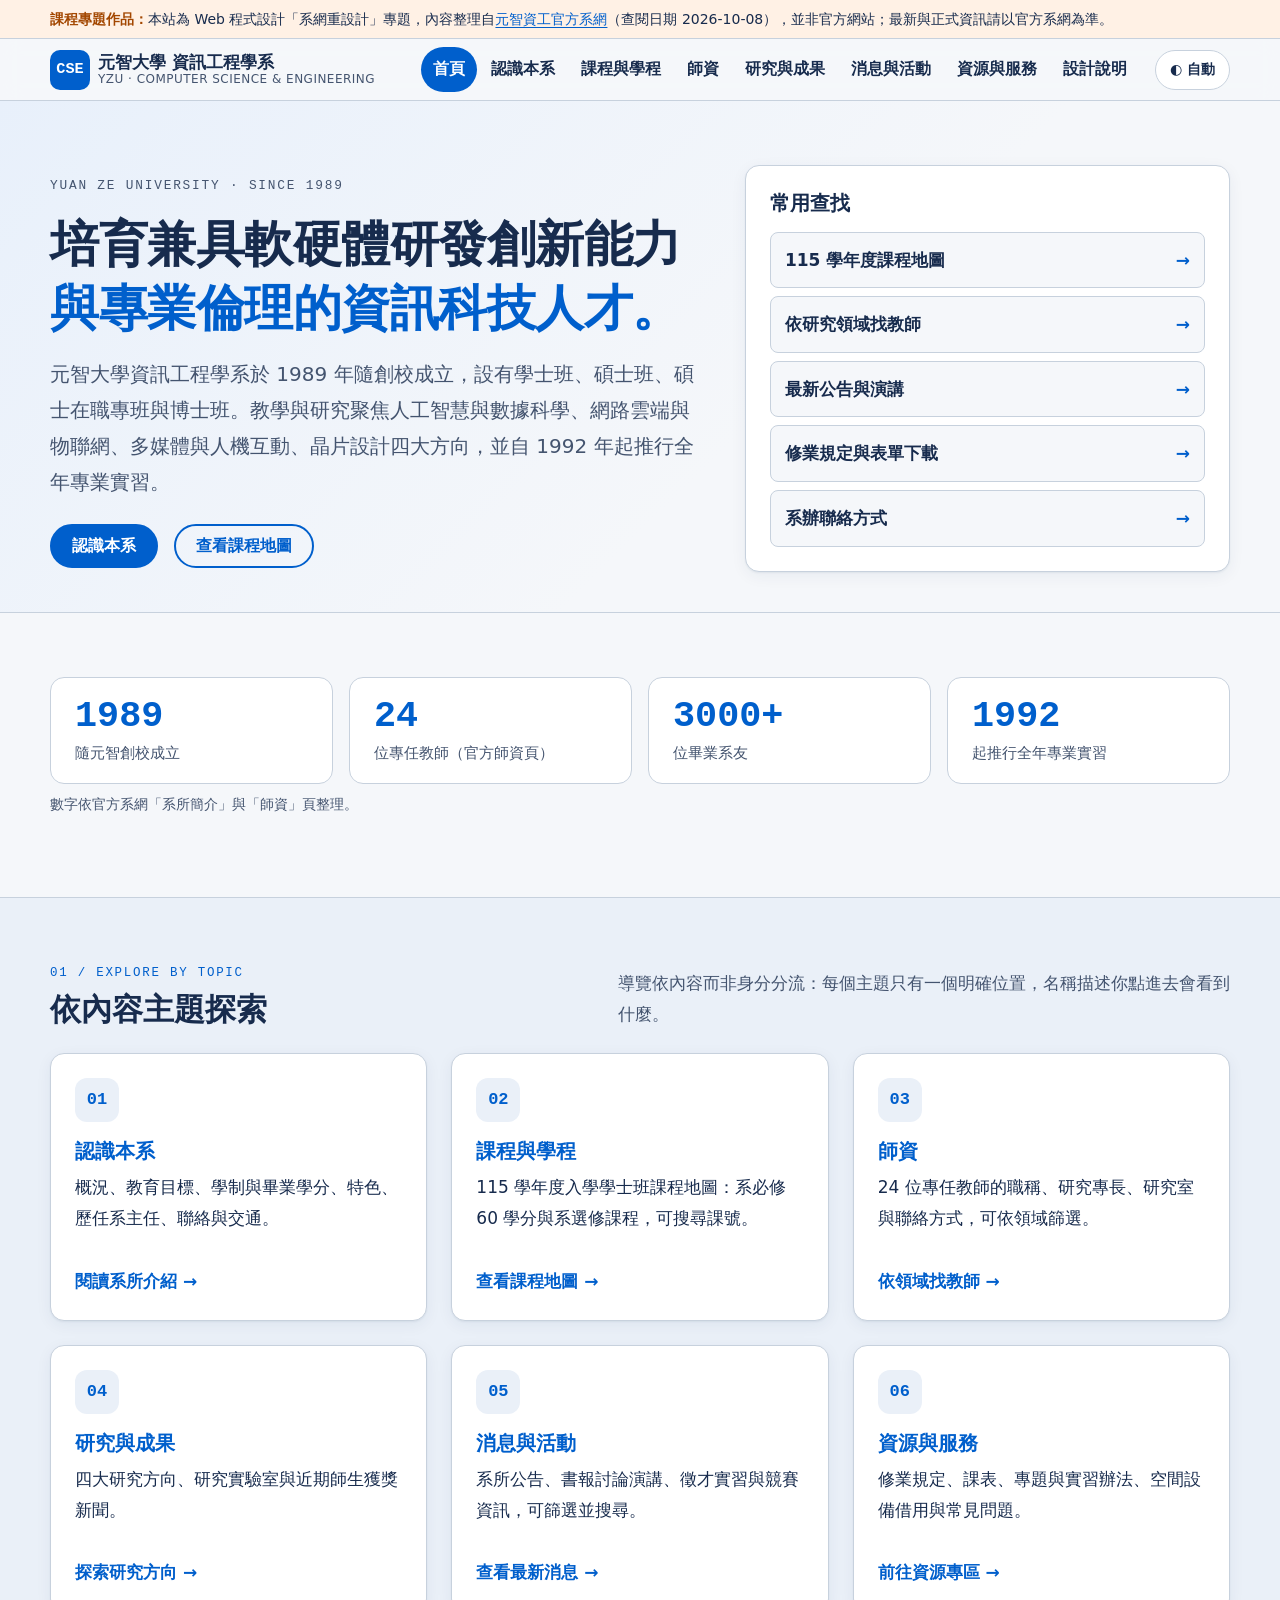
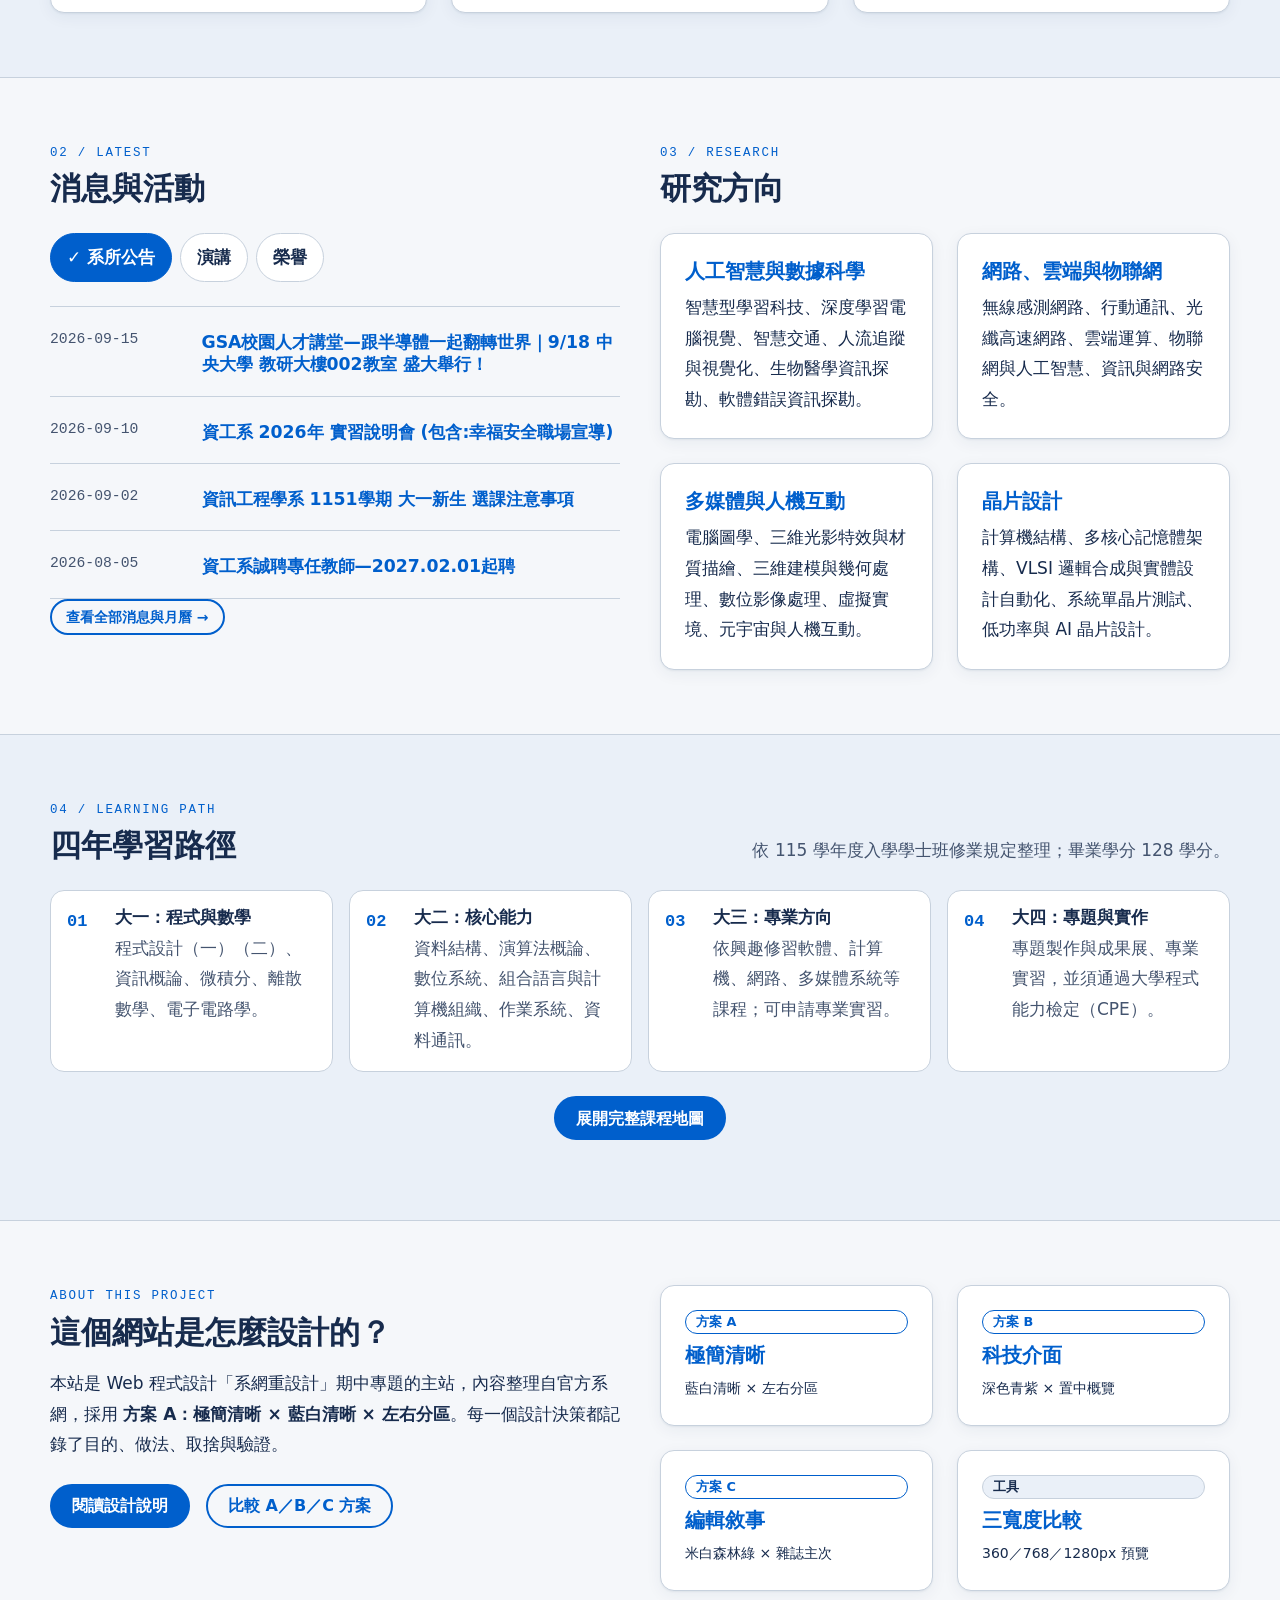
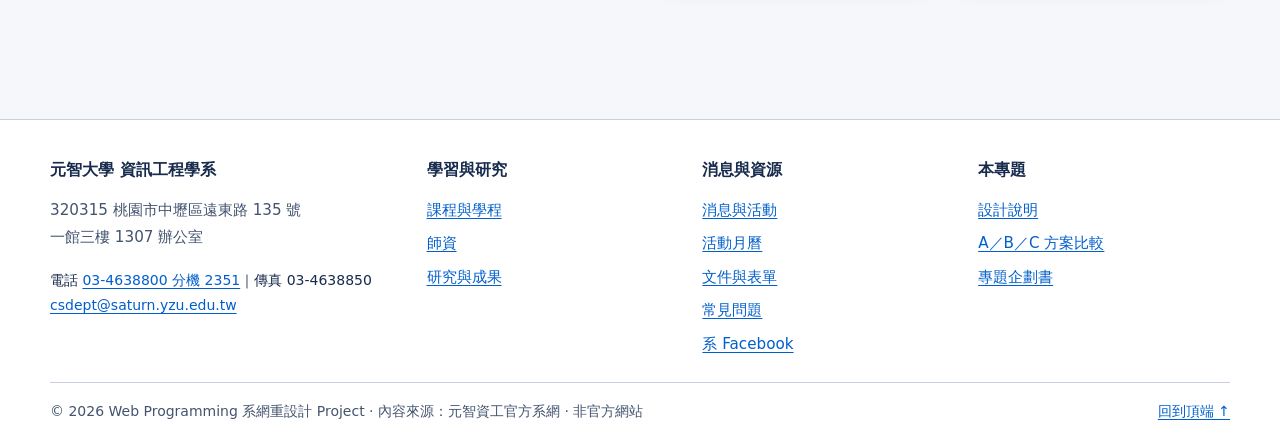
<file: index.html>
<!DOCTYPE html>
<html lang="zh-Hant-TW">
<head>
<meta charset="utf-8">
<meta name="viewport" content="width=device-width, initial-scale=1">
<title>元智大學 資訊工程學系｜系網重設計</title>
<meta name="description" content="元智大學資訊工程學系網站重設計：系所介紹、課程、師資、研究、公告與資源。">
<link rel="icon" href="data:image/svg+xml,%3Csvg xmlns='http://www.w3.org/2000/svg' viewBox='0 0 32 32'%3E%3Crect width='32' height='32' rx='8' fill='%23005FCC'/%3E%3Ctext x='16' y='21' font-size='13' font-family='monospace' font-weight='700' fill='white' text-anchor='middle'%3ECSE%3C/text%3E%3C/svg%3E">
<link rel="stylesheet" href="style.css">
<script>try{var t=localStorage.getItem('cse-theme');if(t)document.documentElement.setAttribute('data-theme',t)}catch(e){}</script>
</head>
<body id="top">
<a class="skip-link" href="#main">跳到主要內容</a>
<div class="demo-bar" role="note"><div class="container"><strong>課程專題作品：</strong>本站為 Web 程式設計「系網重設計」專題，內容整理自<a href="https://www.cse.yzu.edu.tw/" rel="noopener">元智資工官方系網</a>（查閱日期 2026-10-08），並非官方網站；最新與正式資訊請以官方系網為準。</div></div>
<header class="site-header">
  <div class="container header-inner">
    <a class="brand" href="index.html" aria-label="元智大學資訊工程學系 首頁">
      <span class="brand-mark" aria-hidden="true">CSE</span>
      <span class="brand-text"><span class="brand-name">元智大學 資訊工程學系</span><span class="brand-sub">YZU · COMPUTER SCIENCE &amp; ENGINEERING</span></span>
    </a>
    <nav class="site-nav" id="site-nav" aria-label="主要導覽">
      <ul>
      <li><a href="index.html" aria-current="page">首頁</a></li>
      <li><a href="about.html">認識本系</a></li>
      <li><a href="courses.html">課程與學程</a></li>
      <li><a href="faculty.html">師資</a></li>
      <li><a href="research.html">研究與成果</a></li>
      <li><a href="news.html">消息與活動</a></li>
      <li><a href="resources.html">資源與服務</a></li>
      <li><a href="design.html">設計說明</a></li>
      </ul>
    </nav>
    <button class="theme-toggle" type="button" data-theme-toggle>◐ 自動</button>
    <button class="nav-toggle" type="button" aria-expanded="false" aria-controls="site-nav">選單</button>
  </div>
</header>
<main id="main">
  <section class="hero" aria-labelledby="hero-title">
    <div class="container hero-grid">
      <div>
        <span class="eyebrow">YUAN ZE UNIVERSITY · SINCE 1989</span>
        <h1 id="hero-title">培育兼具軟硬體研發創新能力<br><span class="accent-text">與專業倫理的資訊科技人才。</span></h1>
        <p class="lead">元智大學資訊工程學系於 1989 年隨創校成立，設有學士班、碩士班、碩士在職專班與博士班。教學與研究聚焦人工智慧與數據科學、網路雲端與物聯網、多媒體與人機互動、晶片設計四大方向，並自 1992 年起推行全年專業實習。</p>
        <div class="actions">
          <a class="btn" href="about.html">認識本系</a>
          <a class="btn btn--ghost" href="courses.html">查看課程地圖</a>
        </div>
      </div>
      <aside class="hero-panel" aria-labelledby="quick-title">
        <h2 id="quick-title">常用查找</h2>
        <ul class="quick-links">
          <li><a href="courses.html#map">115 學年度課程地圖</a></li>
          <li><a href="faculty.html">依研究領域找教師</a></li>
          <li><a href="news.html">最新公告與演講</a></li>
          <li><a href="resources.html#docs">修業規定與表單下載</a></li>
          <li><a href="about.html#contact">系辦聯絡方式</a></li>
        </ul>
      </aside>
    </div>
  </section>

  <section class="section" aria-labelledby="stats-h">
    <div class="container">
      <h2 id="stats-h" class="visually-hidden">本系概況數字</h2>
      <ul class="stats">
        <li><strong>1989</strong><span>隨元智創校成立</span></li>
        <li><strong>24</strong><span>位專任教師（官方師資頁）</span></li>
        <li><strong>3000+</strong><span>位畢業系友</span></li>
        <li><strong>1992</strong><span>起推行全年專業實習</span></li>
      </ul>
      <p class="small muted">數字依官方系網「系所簡介」與「師資」頁整理。</p>
    </div>
  </section>

  <section class="section section--alt" aria-labelledby="explore-title">
    <div class="container">
      <div class="section-head">
        <div><span class="kicker">01 / EXPLORE BY TOPIC</span><h2 id="explore-title">依內容主題探索</h2></div>
        <p>導覽依內容而非身分分流：每個主題只有一個明確位置，名稱描述你點進去會看到什麼。</p>
      </div>
      <div class="grid">
        <a class="card card-link" href="about.html"><span class="card-icon" aria-hidden="true">01</span><h3>認識本系</h3><p>概況、教育目標、學制與畢業學分、特色、歷任系主任、聯絡與交通。</p><span class="more">閱讀系所介紹 →</span></a>
        <a class="card card-link" href="courses.html"><span class="card-icon" aria-hidden="true">02</span><h3>課程與學程</h3><p>115 學年度入學學士班課程地圖：系必修 60 學分與系選修課程，可搜尋課號。</p><span class="more">查看課程地圖 →</span></a>
        <a class="card card-link" href="faculty.html"><span class="card-icon" aria-hidden="true">03</span><h3>師資</h3><p>24 位專任教師的職稱、研究專長、研究室與聯絡方式，可依領域篩選。</p><span class="more">依領域找教師 →</span></a>
        <a class="card card-link" href="research.html"><span class="card-icon" aria-hidden="true">04</span><h3>研究與成果</h3><p>四大研究方向、研究實驗室與近期師生獲獎新聞。</p><span class="more">探索研究方向 →</span></a>
        <a class="card card-link" href="news.html"><span class="card-icon" aria-hidden="true">05</span><h3>消息與活動</h3><p>系所公告、書報討論演講、徵才實習與競賽資訊，可篩選並搜尋。</p><span class="more">查看最新消息 →</span></a>
        <a class="card card-link" href="resources.html"><span class="card-icon" aria-hidden="true">06</span><h3>資源與服務</h3><p>修業規定、課表、專題與實習辦法、空間設備借用與常見問題。</p><span class="more">前往資源專區 →</span></a>
      </div>
    </div>
  </section>

  <section class="section" aria-labelledby="news-title">
    <div class="container split">
      <div>
        <div class="section-head"><div><span class="kicker">02 / LATEST</span><h2 id="news-title">消息與活動</h2></div></div>
        <div class="tabs">
          <fieldset class="tabs-controls">
            <legend class="visually-hidden">選擇消息類別</legend>
            <input type="radio" name="news-tab" id="n-news" checked><label for="n-news">系所公告</label>
            <input type="radio" name="news-tab" id="n-event"><label for="n-event">演講</label>
            <input type="radio" name="news-tab" id="n-res"><label for="n-res">榮譽</label>
          </fieldset>
          <div class="tab-panel" id="np-news"><h3 class="visually-hidden">系所公告</h3><ul class="news-list">
            <li class="news-item" data-cat="ann"><time datetime="2026-09-15">2026-09-15</time><div><div class="tags"></div><h3><a href="https://www.cse.yzu.edu.tw/news/announcement?id=204" rel="noopener">GSA校園人才講堂—跟半導體一起翻轉世界｜9/18 中央大學 教研大樓002教室 盛大舉行！</a></h3></div></li>
            <li class="news-item" data-cat="ann"><time datetime="2026-09-10">2026-09-10</time><div><div class="tags"></div><h3><a href="https://www.cse.yzu.edu.tw/news/announcement?id=203" rel="noopener">資工系 2026年 實習說明會 (包含:幸福安全職場宣導)</a></h3></div></li>
            <li class="news-item" data-cat="ann"><time datetime="2026-09-02">2026-09-02</time><div><div class="tags"></div><h3><a href="https://www.cse.yzu.edu.tw/news/announcement?id=202" rel="noopener">資訊工程學系 1151學期 大一新生 選課注意事項</a></h3></div></li>
            <li class="news-item" data-cat="ann"><time datetime="2026-08-05">2026-08-05</time><div><div class="tags"></div><h3><a href="https://www.cse.yzu.edu.tw/news/announcement?id=201" rel="noopener">資工系誠聘專任教師—2027.02.01起聘</a></h3></div></li>
          </ul></div>
          <div class="tab-panel" id="np-event"><h3 class="visually-hidden">演講</h3><ul class="news-list">
            <li class="news-item" data-cat="talk"><time datetime="2026-10-16">2026-10-16</time><div><div class="tags"><span class="tag tag--accent">書報討論 13:00</span></div><h3><a href="https://www.cse.yzu.edu.tw/news/speech?id=995" rel="noopener">Development and Design of Embedded Systems for Smart Health Applications with Energy Harvesting</a></h3><p>曾學文 教授・中興大學資訊工程學系</p></div></li>
            <li class="news-item" data-cat="talk"><time datetime="2026-10-02">2026-10-02</time><div><div class="tags"><span class="tag tag--accent">書報討論 13:00</span></div><h3><a href="https://www.cse.yzu.edu.tw/news/speech?id=994" rel="noopener">漸進式半監督冠狀動脈分割(A progressive teacher–student framework for semi-supervised coronary artery segmentation in X-ray angiography via robust signal refinement)</a></h3><p>李愛先 醫師・亞東紀念醫院健康管理中心主任及心臟血管內科專任主治醫師</p></div></li>
            <li class="news-item" data-cat="talk"><time datetime="2026-09-18">2026-09-18</time><div><div class="tags"><span class="tag tag--accent">書報討論 13:00</span></div><h3><a href="https://www.cse.yzu.edu.tw/news/speech?id=993" rel="noopener">Reconfigurable Spatial Transformation Method Based on Geometric Shape Mapping for VLSI Test Data Compression</a></h3><p>曾王道 副教授・元智資工</p></div></li>
            <li class="news-item" data-cat="talk"><time datetime="2026-09-11">2026-09-11</time><div><div class="tags"><span class="tag tag--accent">書報討論 14:00</span></div><h3><a href="https://www.cse.yzu.edu.tw/news/speech?id=992" rel="noopener">一般安全衛生教育訓練(General Safety and Health Education Training)</a></h3><p>陳永哲 講師</p></div></li>
          </ul></div>
          <div class="tab-panel" id="np-res"><h3 class="visually-hidden">榮譽</h3><ul class="news-list">
            <li class="news-item" data-cat="honor"><time datetime="2026-10-02">2026-10-02</time><div><div class="tags"></div><h3><a href="https://www.cse.yzu.edu.tw/news/others?id=103" rel="noopener">AI讀懂你的目光　元智智慧眼動追蹤技術勇奪台灣創博會銀牌</a></h3></div></li>
            <li class="news-item" data-cat="honor"><time datetime="2026-09-18">2026-09-18</time><div><div class="tags"></div><h3><a href="https://www.cse.yzu.edu.tw/news/others?id=102" rel="noopener">AI助攻6G低軌衛星通訊 元智資工邱震鵬獲崇越論文大賞佳作</a></h3></div></li>
            <li class="news-item" data-cat="honor"><time datetime="2026-09-04">2026-09-04</time><div><div class="tags"></div><h3><a href="https://www.cse.yzu.edu.tw/news/others?id=101" rel="noopener">元智資工師生攻研6G低軌衛星網路 AI智慧路由技術勇奪優秀學生論文獎</a></h3></div></li>
            <li class="news-item" data-cat="honor"><time datetime="2026-08-05">2026-08-05</time><div><div class="tags"></div><h3><a href="https://www.cse.yzu.edu.tw/news/others?id=100" rel="noopener">元智資工勇奪2026中國工程師學會學生論文競賽3獎項</a></h3></div></li>
          </ul></div>
        </div>
        <p><a class="btn btn--ghost btn--sm" href="news.html">查看全部消息與月曆 →</a></p>
      </div>
      <div>
        <div class="section-head"><div><span class="kicker">03 / RESEARCH</span><h2 id="research-title">研究方向</h2></div></div>
        <div class="grid grid--2">
          <a class="card card-link" href="research.html#ai"><h3>人工智慧與數據科學</h3><p>智慧型學習科技、深度學習電腦視覺、智慧交通、人流追蹤與視覺化、生物醫學資訊探勘、軟體錯誤資訊探勘。</p></a>
          <a class="card card-link" href="research.html#net"><h3>網路、雲端與物聯網</h3><p>無線感測網路、行動通訊、光纖高速網路、雲端運算、物聯網與人工智慧、資訊與網路安全。</p></a>
          <a class="card card-link" href="research.html#mm"><h3>多媒體與人機互動</h3><p>電腦圖學、三維光影特效與材質描繪、三維建模與幾何處理、數位影像處理、虛擬實境、元宇宙與人機互動。</p></a>
          <a class="card card-link" href="research.html#chip"><h3>晶片設計</h3><p>計算機結構、多核心記憶體架構、VLSI 邏輯合成與實體設計自動化、系統單晶片測試、低功率與 AI 晶片設計。</p></a>
        </div>
      </div>
    </div>
  </section>

  <section class="section section--alt" aria-labelledby="path-title">
    <div class="container">
      <div class="section-head">
        <div><span class="kicker">04 / LEARNING PATH</span><h2 id="path-title">四年學習路徑</h2></div>
        <p>依 115 學年度入學學士班修業規定整理；畢業學分 128 學分。</p>
      </div>
      <ol class="steps grid grid--4">
        <li><h3>大一：程式與數學</h3><p>程式設計（一）（二）、資訊概論、微積分、離散數學、電子電路學。</p></li>
        <li><h3>大二：核心能力</h3><p>資料結構、演算法概論、數位系統、組合語言與計算機組織、作業系統、資料通訊。</p></li>
        <li><h3>大三：專業方向</h3><p>依興趣修習軟體、計算機、網路、多媒體系統等課程；可申請專業實習。</p></li>
        <li><h3>大四：專題與實作</h3><p>專題製作與成果展、專業實習，並須通過大學程式能力檢定（CPE）。</p></li>
      </ol>
      <p class="center" style="margin-top:var(--space)"><a class="btn" href="courses.html#map">展開完整課程地圖</a></p>
    </div>
  </section>

  <section class="section" aria-labelledby="proj-title">
    <div class="container split">
      <div>
        <span class="kicker">ABOUT THIS PROJECT</span>
        <h2 id="proj-title">這個網站是怎麼設計的？</h2>
        <p>本站是 Web 程式設計「系網重設計」期中專題的主站，內容整理自官方系網，採用 <strong>方案 A：極簡清晰 × 藍白清晰 × 左右分區</strong>。每一個設計決策都記錄了目的、做法、取捨與驗證。</p>
        <div class="actions"><a class="btn" href="design.html">閱讀設計說明</a><a class="btn btn--ghost" href="compare.html">比較 A／B／C 方案</a></div>
      </div>
      <div class="grid grid--2">
        <a class="card card-link" href="plan-a.html"><span class="tag tag--accent">方案 A</span><h3 style="margin-top:8px">極簡清晰</h3><p class="small">藍白清晰 × 左右分區</p></a>
        <a class="card card-link" href="plan-b.html"><span class="tag tag--accent">方案 B</span><h3 style="margin-top:8px">科技介面</h3><p class="small">深色青紫 × 置中概覽</p></a>
        <a class="card card-link" href="plan-c.html"><span class="tag tag--accent">方案 C</span><h3 style="margin-top:8px">編輯敘事</h3><p class="small">米白森林綠 × 雜誌主次</p></a>
        <a class="card card-link" href="compare.html"><span class="tag">工具</span><h3 style="margin-top:8px">三寬度比較</h3><p class="small">360／768／1280px 預覽</p></a>
      </div>
    </div>
  </section>
</main>
<footer class="site-footer">
  <div class="container">
    <div class="footer-grid">
      <section aria-labelledby="ft-about">
        <h2 id="ft-about">元智大學 資訊工程學系</h2>
        <p class="muted">320315 桃園市中壢區遠東路 135 號<br>一館三樓 1307 辦公室</p>
        <p class="small">電話 <a href="tel:+88634638800,2351">03-4638800 分機 2351</a>｜傳真 03-4638850<br><a href="mailto:csdept@saturn.yzu.edu.tw">csdept@saturn.yzu.edu.tw</a></p>
      </section>
      <section aria-labelledby="ft-learn">
        <h2 id="ft-learn">學習與研究</h2>
        <ul><li><a href="courses.html">課程與學程</a></li><li><a href="faculty.html">師資</a></li><li><a href="research.html">研究與成果</a></li></ul>
      </section>
      <section aria-labelledby="ft-news">
        <h2 id="ft-news">消息與資源</h2>
        <ul><li><a href="news.html">消息與活動</a></li><li><a href="news.html#calendar">活動月曆</a></li><li><a href="resources.html">文件與表單</a></li><li><a href="resources.html#faq">常見問題</a></li><li><a href="https://www.facebook.com/yzucs/" rel="noopener">系 Facebook</a></li></ul>
      </section>
      <section aria-labelledby="ft-project">
        <h2 id="ft-project">本專題</h2>
        <ul><li><a href="design.html">設計說明</a></li><li><a href="compare.html">A／B／C 方案比較</a></li><li><a href="YZU_CSE_Website_Redesign_Project_Plan.html">專題企劃書</a></li></ul>
      </section>
    </div>
    <div class="footer-bottom">
      <span>© <span data-year>2026</span> Web Programming 系網重設計 Project · 內容來源：元智資工官方系網 · 非官方網站</span>
      <a href="#top">回到頂端 ↑</a>
    </div>
  </div>
</footer>
<a class="back-to-top" href="#top" aria-label="回到頂端">↑</a>
<script src="main.js"></script>
</body>
</html>
</file>
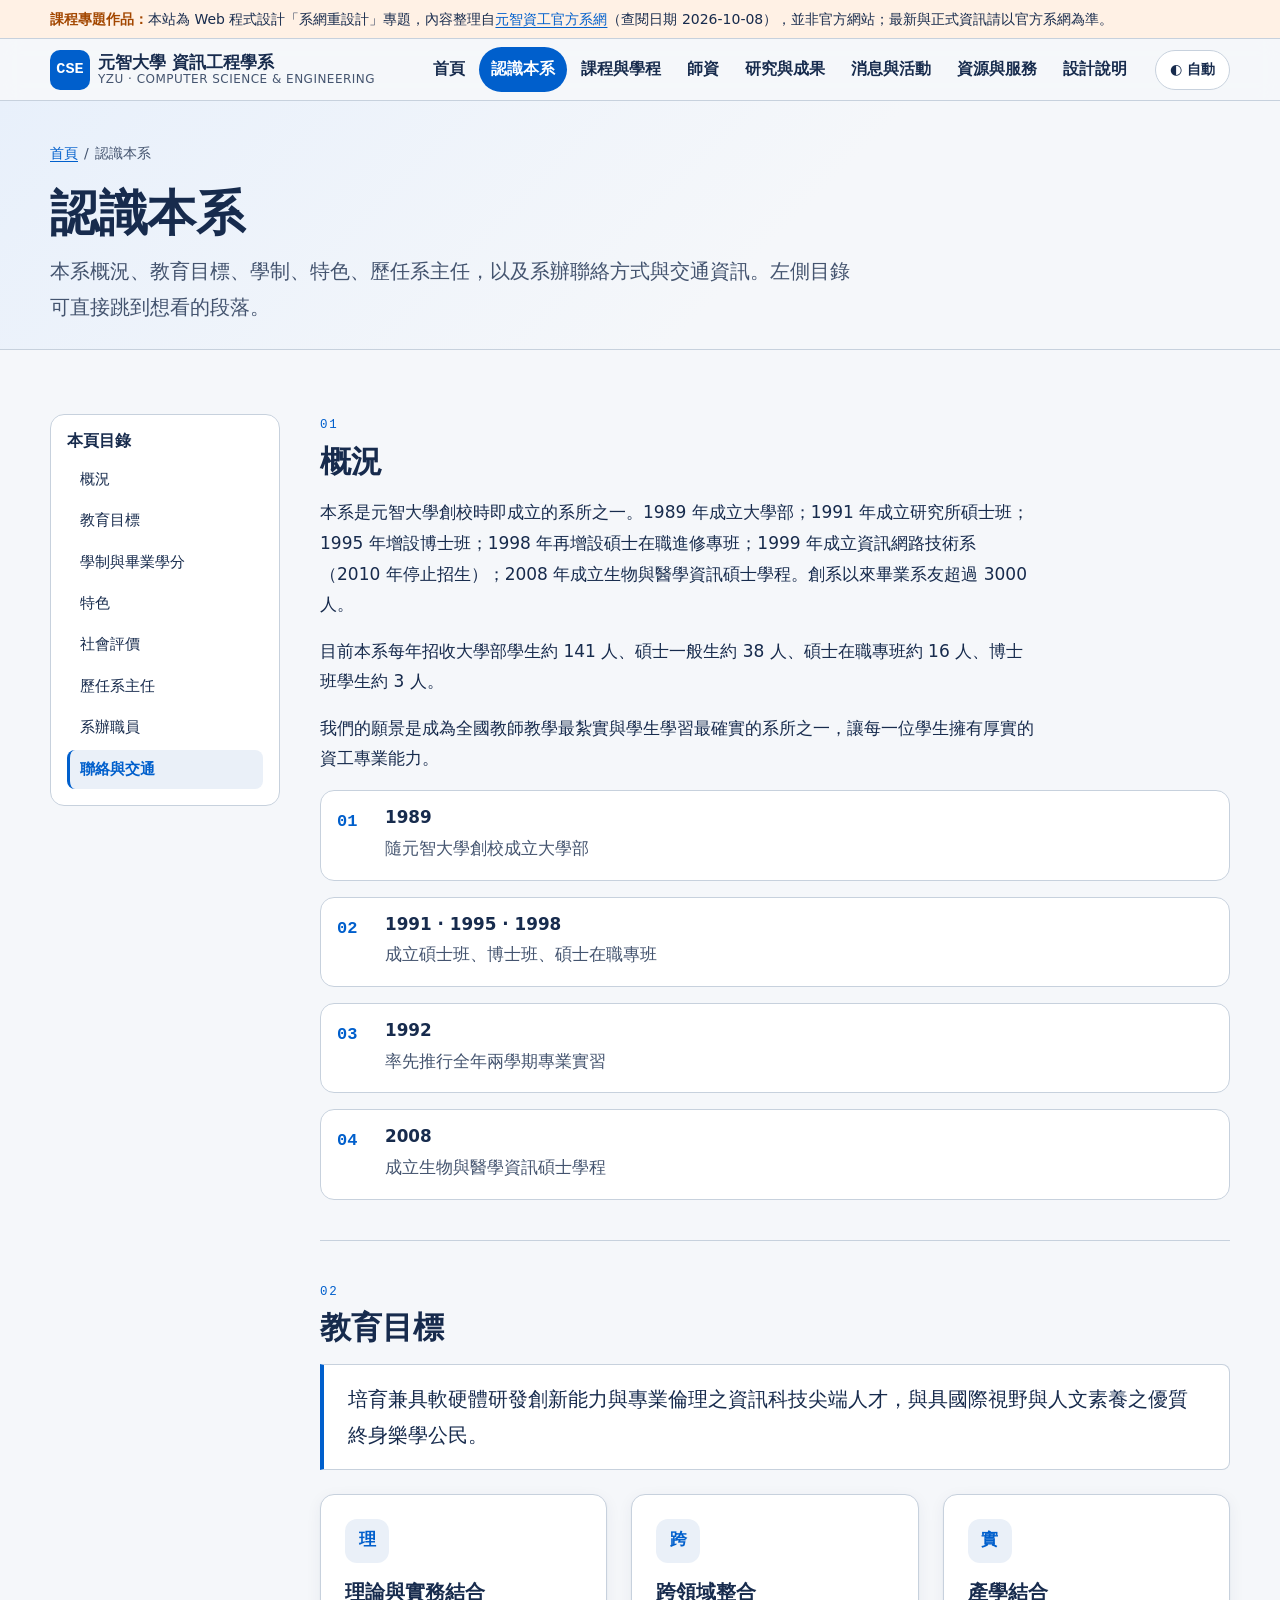
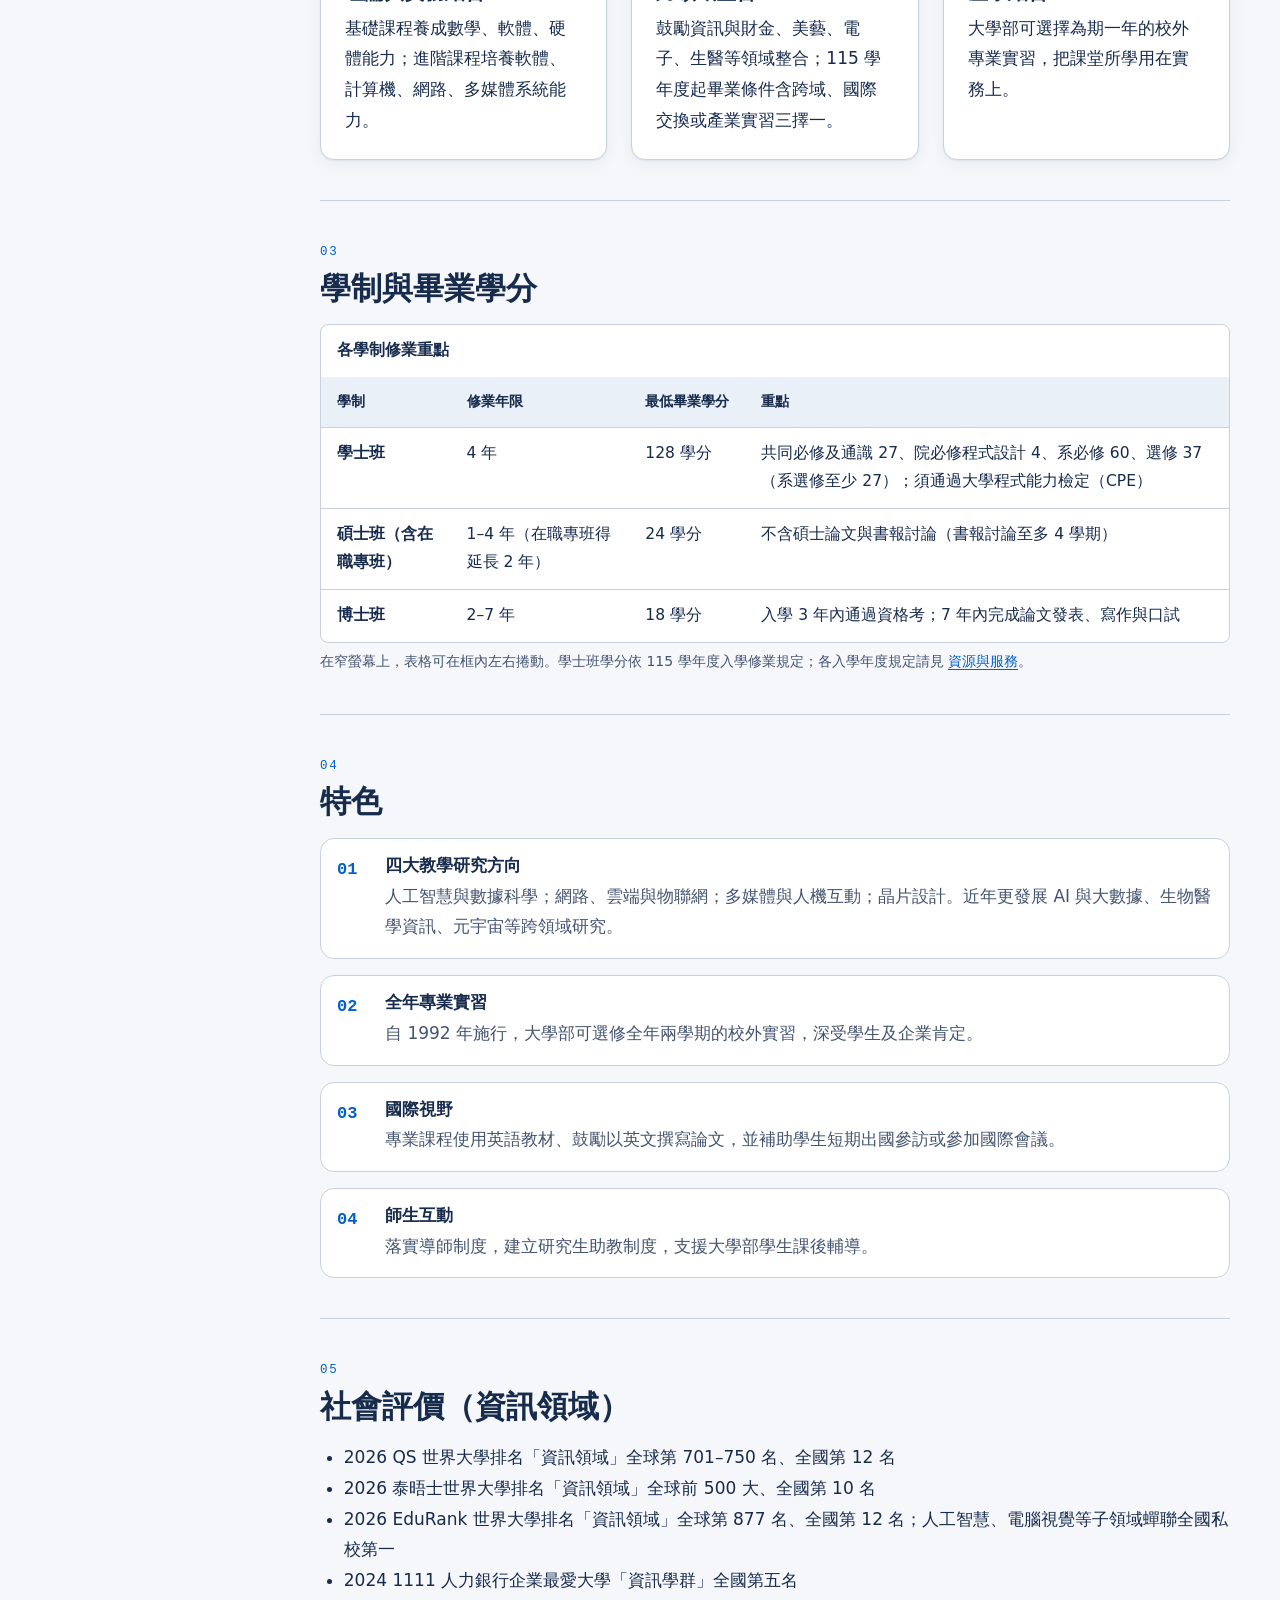
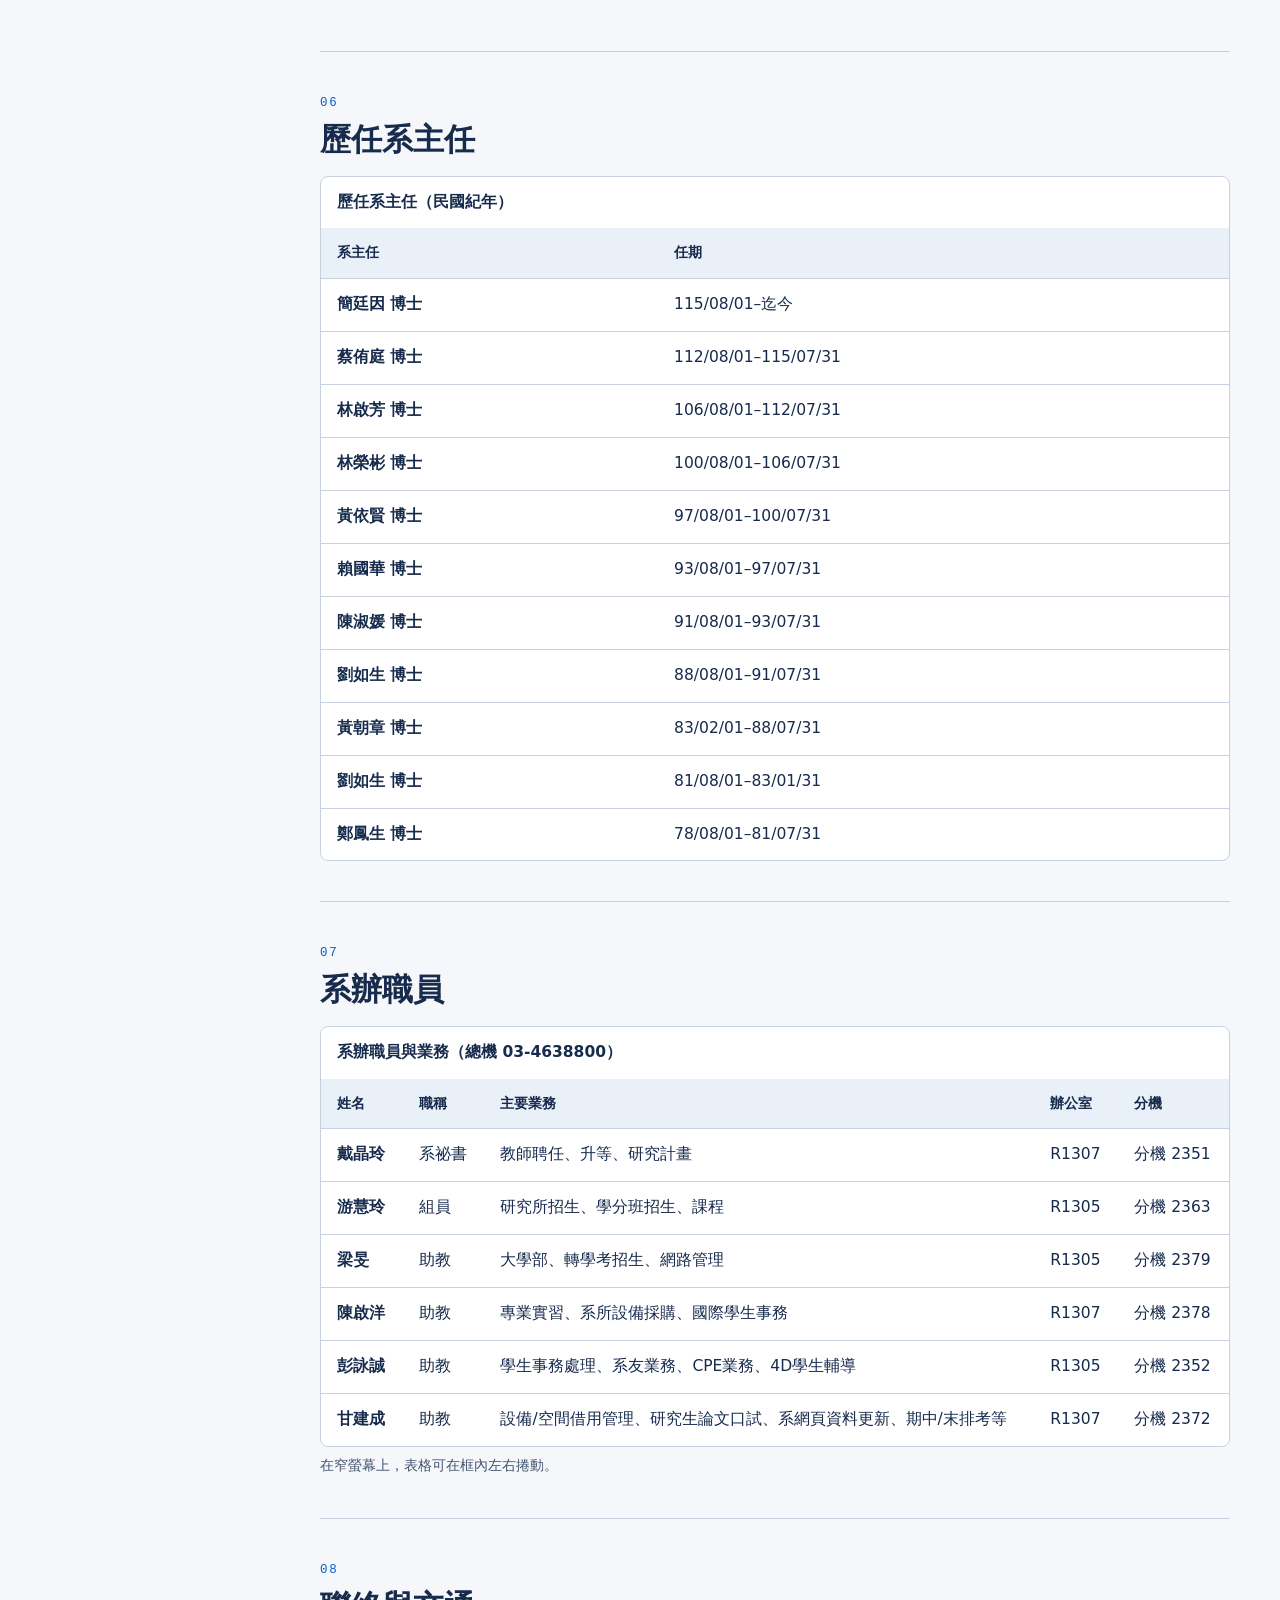
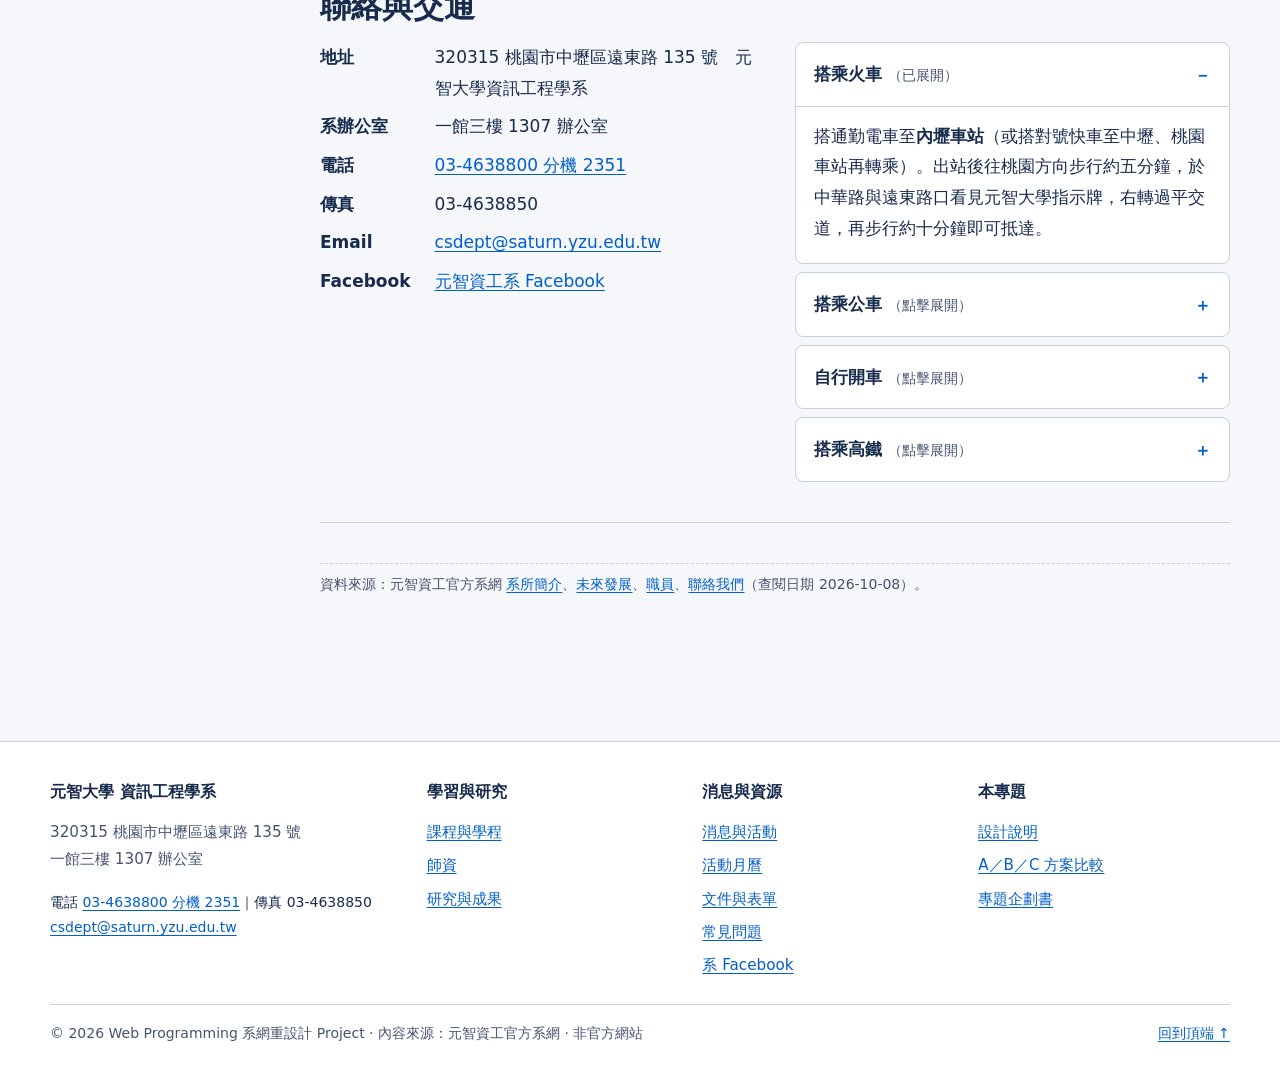
<file: about.html>
<!DOCTYPE html>
<html lang="zh-Hant-TW">
<head>
<meta charset="utf-8">
<meta name="viewport" content="width=device-width, initial-scale=1">
<title>認識本系｜元智大學 資訊工程學系</title>
<meta name="description" content="本系概況、教育目標、學制與畢業學分、特色、歷任系主任、系辦職員與聯絡交通資訊。">
<link rel="icon" href="data:image/svg+xml,%3Csvg xmlns='http://www.w3.org/2000/svg' viewBox='0 0 32 32'%3E%3Crect width='32' height='32' rx='8' fill='%23005FCC'/%3E%3Ctext x='16' y='21' font-size='13' font-family='monospace' font-weight='700' fill='white' text-anchor='middle'%3ECSE%3C/text%3E%3C/svg%3E">
<link rel="stylesheet" href="style.css">
<script>try{var t=localStorage.getItem('cse-theme');if(t)document.documentElement.setAttribute('data-theme',t)}catch(e){}</script>
</head>
<body id="top">
<a class="skip-link" href="#main">跳到主要內容</a>
<div class="demo-bar" role="note"><div class="container"><strong>課程專題作品：</strong>本站為 Web 程式設計「系網重設計」專題，內容整理自<a href="https://www.cse.yzu.edu.tw/" rel="noopener">元智資工官方系網</a>（查閱日期 2026-10-08），並非官方網站；最新與正式資訊請以官方系網為準。</div></div>
<header class="site-header">
  <div class="container header-inner">
    <a class="brand" href="index.html" aria-label="元智大學資訊工程學系 首頁">
      <span class="brand-mark" aria-hidden="true">CSE</span>
      <span class="brand-text"><span class="brand-name">元智大學 資訊工程學系</span><span class="brand-sub">YZU · COMPUTER SCIENCE &amp; ENGINEERING</span></span>
    </a>
    <nav class="site-nav" id="site-nav" aria-label="主要導覽">
      <ul>
      <li><a href="index.html">首頁</a></li>
      <li><a href="about.html" aria-current="page">認識本系</a></li>
      <li><a href="courses.html">課程與學程</a></li>
      <li><a href="faculty.html">師資</a></li>
      <li><a href="research.html">研究與成果</a></li>
      <li><a href="news.html">消息與活動</a></li>
      <li><a href="resources.html">資源與服務</a></li>
      <li><a href="design.html">設計說明</a></li>
      </ul>
    </nav>
    <button class="theme-toggle" type="button" data-theme-toggle>◐ 自動</button>
    <button class="nav-toggle" type="button" aria-expanded="false" aria-controls="site-nav">選單</button>
  </div>
</header>
<main id="main">
  <section class="page-hero">
    <div class="container">
      <nav class="breadcrumb" aria-label="麵包屑"><ol><li><a href="index.html">首頁</a></li><li><span aria-current="page">認識本系</span></li></ol></nav>
      <h1>認識本系</h1>
      <p class="lead">本系概況、教育目標、學制、特色、歷任系主任，以及系辦聯絡方式與交通資訊。左側目錄可直接跳到想看的段落。</p>
    </div>
  </section>

  <div class="section">
    <div class="container with-toc">
      <nav class="toc" aria-labelledby="toc-title">
        <h2 id="toc-title">本頁目錄</h2>
        <ol>
          <li><a href="#intro">概況</a></li>
          <li><a href="#goals">教育目標</a></li>
          <li><a href="#programs">學制與畢業學分</a></li>
          <li><a href="#features">特色</a></li>
          <li><a href="#honors">社會評價</a></li>
          <li><a href="#chairs">歷任系主任</a></li>
          <li><a href="#staff">系辦職員</a></li>
          <li><a href="#contact">聯絡與交通</a></li>
        </ol>
      </nav>
      <div>
        <section class="toc-section" id="intro" aria-labelledby="intro-h">
          <span class="kicker">01</span>
          <h2 id="intro-h">概況</h2>
          <div class="prose">
            <p>本系是元智大學創校時即成立的系所之一。1989 年成立大學部；1991 年成立研究所碩士班；1995 年增設博士班；1998 年再增設碩士在職進修專班；1999 年成立資訊網路技術系（2010 年停止招生）；2008 年成立生物與醫學資訊碩士學程。創系以來畢業系友超過 3000 人。</p>
            <p>目前本系每年招收大學部學生約 141 人、碩士一般生約 38 人、碩士在職專班約 16 人、博士班學生約 3 人。</p>
            <p>我們的願景是成為全國教師教學最紮實與學生學習最確實的系所之一，讓每一位學生擁有厚實的資工專業能力。</p>
          </div>
          <ol class="steps">
            <li><h3>1989</h3><p>隨元智大學創校成立大學部</p></li>
            <li><h3>1991 · 1995 · 1998</h3><p>成立碩士班、博士班、碩士在職專班</p></li>
            <li><h3>1992</h3><p>率先推行全年兩學期專業實習</p></li>
            <li><h3>2008</h3><p>成立生物與醫學資訊碩士學程</p></li>
          </ol>
        </section>

        <section class="toc-section" id="goals" aria-labelledby="goals-h">
          <span class="kicker">02</span>
          <h2 id="goals-h">教育目標</h2>
          <blockquote class="callout"><p>培育兼具軟硬體研發創新能力與專業倫理之資訊科技尖端人才，與具國際視野與人文素養之優質終身樂學公民。</p></blockquote>
          <div class="grid" style="margin-top:var(--space)">
            <div class="card"><span class="card-icon" aria-hidden="true">理</span><h3>理論與實務結合</h3><p>基礎課程養成數學、軟體、硬體能力；進階課程培養軟體、計算機、網路、多媒體系統能力。</p></div>
            <div class="card"><span class="card-icon" aria-hidden="true">跨</span><h3>跨領域整合</h3><p>鼓勵資訊與財金、美藝、電子、生醫等領域整合；115 學年度起畢業條件含跨域、國際交換或產業實習三擇一。</p></div>
            <div class="card"><span class="card-icon" aria-hidden="true">實</span><h3>產學結合</h3><p>大學部可選擇為期一年的校外專業實習，把課堂所學用在實務上。</p></div>
          </div>
        </section>

        <section class="toc-section" id="programs" aria-labelledby="programs-h">
          <span class="kicker">03</span>
          <h2 id="programs-h">學制與畢業學分</h2>
          <div class="table-wrap" tabindex="0" role="region" aria-labelledby="programs-cap">
            <table>
              <caption id="programs-cap">各學制修業重點</caption>
              <thead><tr><th scope="col">學制</th><th scope="col">修業年限</th><th scope="col">最低畢業學分</th><th scope="col">重點</th></tr></thead>
              <tbody>
                <tr><th scope="row">學士班</th><td>4 年</td><td>128 學分</td><td>共同必修及通識 27、院必修程式設計 4、系必修 60、選修 37（系選修至少 27）；須通過大學程式能力檢定（CPE）</td></tr>
                <tr><th scope="row">碩士班（含在職專班）</th><td>1–4 年（在職專班得延長 2 年）</td><td>24 學分</td><td>不含碩士論文與書報討論（書報討論至多 4 學期）</td></tr>
                <tr><th scope="row">博士班</th><td>2–7 年</td><td>18 學分</td><td>入學 3 年內通過資格考；7 年內完成論文發表、寫作與口試</td></tr>
              </tbody>
            </table>
          </div>
          <p class="scroll-hint">在窄螢幕上，表格可在框內左右捲動。學士班學分依 115 學年度入學修業規定；各入學年度規定請見 <a href="resources.html#docs">資源與服務</a>。</p>
        </section>

        <section class="toc-section" id="features" aria-labelledby="features-h">
          <span class="kicker">04</span>
          <h2 id="features-h">特色</h2>
          <ol class="steps">
            <li><h3>四大教學研究方向</h3><p>人工智慧與數據科學；網路、雲端與物聯網；多媒體與人機互動；晶片設計。近年更發展 AI 與大數據、生物醫學資訊、元宇宙等跨領域研究。</p></li>
            <li><h3>全年專業實習</h3><p>自 1992 年施行，大學部可選修全年兩學期的校外實習，深受學生及企業肯定。</p></li>
            <li><h3>國際視野</h3><p>專業課程使用英語教材、鼓勵以英文撰寫論文，並補助學生短期出國參訪或參加國際會議。</p></li>
            <li><h3>師生互動</h3><p>落實導師制度，建立研究生助教制度，支援大學部學生課後輔導。</p></li>
          </ol>
        </section>

        <section class="toc-section" id="honors" aria-labelledby="honors-h">
          <span class="kicker">05</span>
          <h2 id="honors-h">社會評價（資訊領域）</h2>
          <ul>
            <li>2026 QS 世界大學排名「資訊領域」全球第 701–750 名、全國第 12 名</li>
            <li>2026 泰晤士世界大學排名「資訊領域」全球前 500 大、全國第 10 名</li>
            <li>2026 EduRank 世界大學排名「資訊領域」全球第 877 名、全國第 12 名；人工智慧、電腦視覺等子領域蟬聯全國私校第一</li>
            <li>2024 1111 人力銀行企業最愛大學「資訊學群」全國第五名</li>
          </ul>
        </section>

        <section class="toc-section" id="chairs" aria-labelledby="chairs-h">
          <span class="kicker">06</span>
          <h2 id="chairs-h">歷任系主任</h2>
          <div class="table-wrap" tabindex="0" role="region" aria-labelledby="chairs-cap">
            <table class="table-compact">
              <caption id="chairs-cap">歷任系主任（民國紀年）</caption>
              <thead><tr><th scope="col">系主任</th><th scope="col">任期</th></tr></thead>
              <tbody>
                <tr><th scope="row">簡廷因 博士</th><td>115/08/01–迄今</td></tr>
                <tr><th scope="row">蔡侑庭 博士</th><td>112/08/01–115/07/31</td></tr>
                <tr><th scope="row">林啟芳 博士</th><td>106/08/01–112/07/31</td></tr>
                <tr><th scope="row">林榮彬 博士</th><td>100/08/01–106/07/31</td></tr>
                <tr><th scope="row">黃依賢 博士</th><td>97/08/01–100/07/31</td></tr>
                <tr><th scope="row">賴國華 博士</th><td>93/08/01–97/07/31</td></tr>
                <tr><th scope="row">陳淑媛 博士</th><td>91/08/01–93/07/31</td></tr>
                <tr><th scope="row">劉如生 博士</th><td>88/08/01–91/07/31</td></tr>
                <tr><th scope="row">黃朝章 博士</th><td>83/02/01–88/07/31</td></tr>
                <tr><th scope="row">劉如生 博士</th><td>81/08/01–83/01/31</td></tr>
                <tr><th scope="row">鄭鳳生 博士</th><td>78/08/01–81/07/31</td></tr>
              </tbody>
            </table>
          </div>
        </section>

        <section class="toc-section" id="staff" aria-labelledby="staff-h">
          <span class="kicker">07</span>
          <h2 id="staff-h">系辦職員</h2>
          <div class="table-wrap" tabindex="0" role="region" aria-labelledby="staff-cap">
            <table>
              <caption id="staff-cap">系辦職員與業務（總機 03-4638800）</caption>
              <thead><tr><th scope="col">姓名</th><th scope="col">職稱</th><th scope="col">主要業務</th><th scope="col">辦公室</th><th scope="col">分機</th></tr></thead>
              <tbody>
                <tr><th scope="row">戴晶玲</th><td>系祕書</td><td>教師聘任、升等、研究計畫</td><td>R1307</td><td>分機 2351</td></tr>
                <tr><th scope="row">游慧玲</th><td>組員</td><td>研究所招生、學分班招生、課程</td><td>R1305</td><td>分機 2363</td></tr>
                <tr><th scope="row">梁旻</th><td>助教</td><td>大學部、轉學考招生、網路管理</td><td>R1305</td><td>分機 2379</td></tr>
                <tr><th scope="row">陳啟洋</th><td>助教</td><td>專業實習、系所設備採購、國際學生事務</td><td>R1307</td><td>分機 2378</td></tr>
                <tr><th scope="row">彭詠誠</th><td>助教</td><td>學生事務處理、系友業務、CPE業務、4D學生輔導</td><td>R1305</td><td>分機 2352</td></tr>
                <tr><th scope="row">甘建成</th><td>助教</td><td>設備/空間借用管理、研究生論文口試、系網頁資料更新、期中/末排考等</td><td>R1307</td><td>分機 2372</td></tr>
              </tbody>
            </table>
          </div>
          <p class="scroll-hint">在窄螢幕上，表格可在框內左右捲動。</p>
        </section>

        <section class="toc-section" id="contact" aria-labelledby="contact-h">
          <span class="kicker">08</span>
          <h2 id="contact-h">聯絡與交通</h2>
          <div class="split">
            <dl class="dl-grid">
              <dt>地址</dt><dd>320315 桃園市中壢區遠東路 135 號　元智大學資訊工程學系</dd>
              <dt>系辦公室</dt><dd>一館三樓 1307 辦公室</dd>
              <dt>電話</dt><dd><a href="tel:+88634638800,2351">03-4638800 分機 2351</a></dd>
              <dt>傳真</dt><dd>03-4638850</dd>
              <dt>Email</dt><dd><a href="mailto:csdept@saturn.yzu.edu.tw">csdept@saturn.yzu.edu.tw</a></dd>
              <dt>Facebook</dt><dd><a href="https://www.facebook.com/yzucs/" rel="noopener">元智資工系 Facebook</a></dd>
            </dl>
            <div class="faq">
              <details open><summary>搭乘火車<span class="faq-state"></span></summary><div class="answer"><p>搭通勤電車至<strong>內壢車站</strong>（或搭對號快車至中壢、桃園車站再轉乘）。出站後往桃園方向步行約五分鐘，於中華路與遠東路口看見元智大學指示牌，右轉過平交道，再步行約十分鐘即可抵達。</p></div></details>
              <details><summary>搭乘公車<span class="faq-state"></span></summary><div class="answer"><p>中壢車站搭 <strong>155、156</strong> 路桃園客運可直達元智大學內。或於中壢、桃園車站搭 <strong>1 路</strong>，在元智大學站下車，沿中華路往桃園方向至遠東路口右轉過平交道，步行約十分鐘。</p></div></details>
              <details><summary>自行開車<span class="faq-state"></span></summary><div class="answer"><p>國道一號中壢交流道下，銜接台一線（中華路）往桃園方向，過內壢火車站後約五百公尺，於中華路與遠東路口依元智大學路標右轉過平交道即達。亦可由南桃園交流道前往。</p></div></details>
              <details><summary>搭乘高鐵<span class="faq-state"></span></summary><div class="answer"><p>於高鐵桃園站下車，再轉乘計程車或其他交通工具前往。</p></div></details>
            </div>
          </div>
        </section>
        <p class="source-note">資料來源：元智資工官方系網 <a href="https://www.cse.yzu.edu.tw/aboutcse/intro" rel="noopener">系所簡介</a>、<a href="https://www.cse.yzu.edu.tw/aboutcse/future" rel="noopener">未來發展</a>、<a href="https://www.cse.yzu.edu.tw/people/staff" rel="noopener">職員</a>、<a href="https://www.cse.yzu.edu.tw/contact/index" rel="noopener">聯絡我們</a>（查閱日期 2026-10-08）。</p>
      </div>
    </div>
  </div>
</main>
<footer class="site-footer">
  <div class="container">
    <div class="footer-grid">
      <section aria-labelledby="ft-about">
        <h2 id="ft-about">元智大學 資訊工程學系</h2>
        <p class="muted">320315 桃園市中壢區遠東路 135 號<br>一館三樓 1307 辦公室</p>
        <p class="small">電話 <a href="tel:+88634638800,2351">03-4638800 分機 2351</a>｜傳真 03-4638850<br><a href="mailto:csdept@saturn.yzu.edu.tw">csdept@saturn.yzu.edu.tw</a></p>
      </section>
      <section aria-labelledby="ft-learn">
        <h2 id="ft-learn">學習與研究</h2>
        <ul><li><a href="courses.html">課程與學程</a></li><li><a href="faculty.html">師資</a></li><li><a href="research.html">研究與成果</a></li></ul>
      </section>
      <section aria-labelledby="ft-news">
        <h2 id="ft-news">消息與資源</h2>
        <ul><li><a href="news.html">消息與活動</a></li><li><a href="news.html#calendar">活動月曆</a></li><li><a href="resources.html">文件與表單</a></li><li><a href="resources.html#faq">常見問題</a></li><li><a href="https://www.facebook.com/yzucs/" rel="noopener">系 Facebook</a></li></ul>
      </section>
      <section aria-labelledby="ft-project">
        <h2 id="ft-project">本專題</h2>
        <ul><li><a href="design.html">設計說明</a></li><li><a href="compare.html">A／B／C 方案比較</a></li><li><a href="YZU_CSE_Website_Redesign_Project_Plan.html">專題企劃書</a></li></ul>
      </section>
    </div>
    <div class="footer-bottom">
      <span>© <span data-year>2026</span> Web Programming 系網重設計 Project · 內容來源：元智資工官方系網 · 非官方網站</span>
      <a href="#top">回到頂端 ↑</a>
    </div>
  </div>
</footer>
<a class="back-to-top" href="#top" aria-label="回到頂端">↑</a>
<script src="main.js"></script>
</body>
</html>
</file>
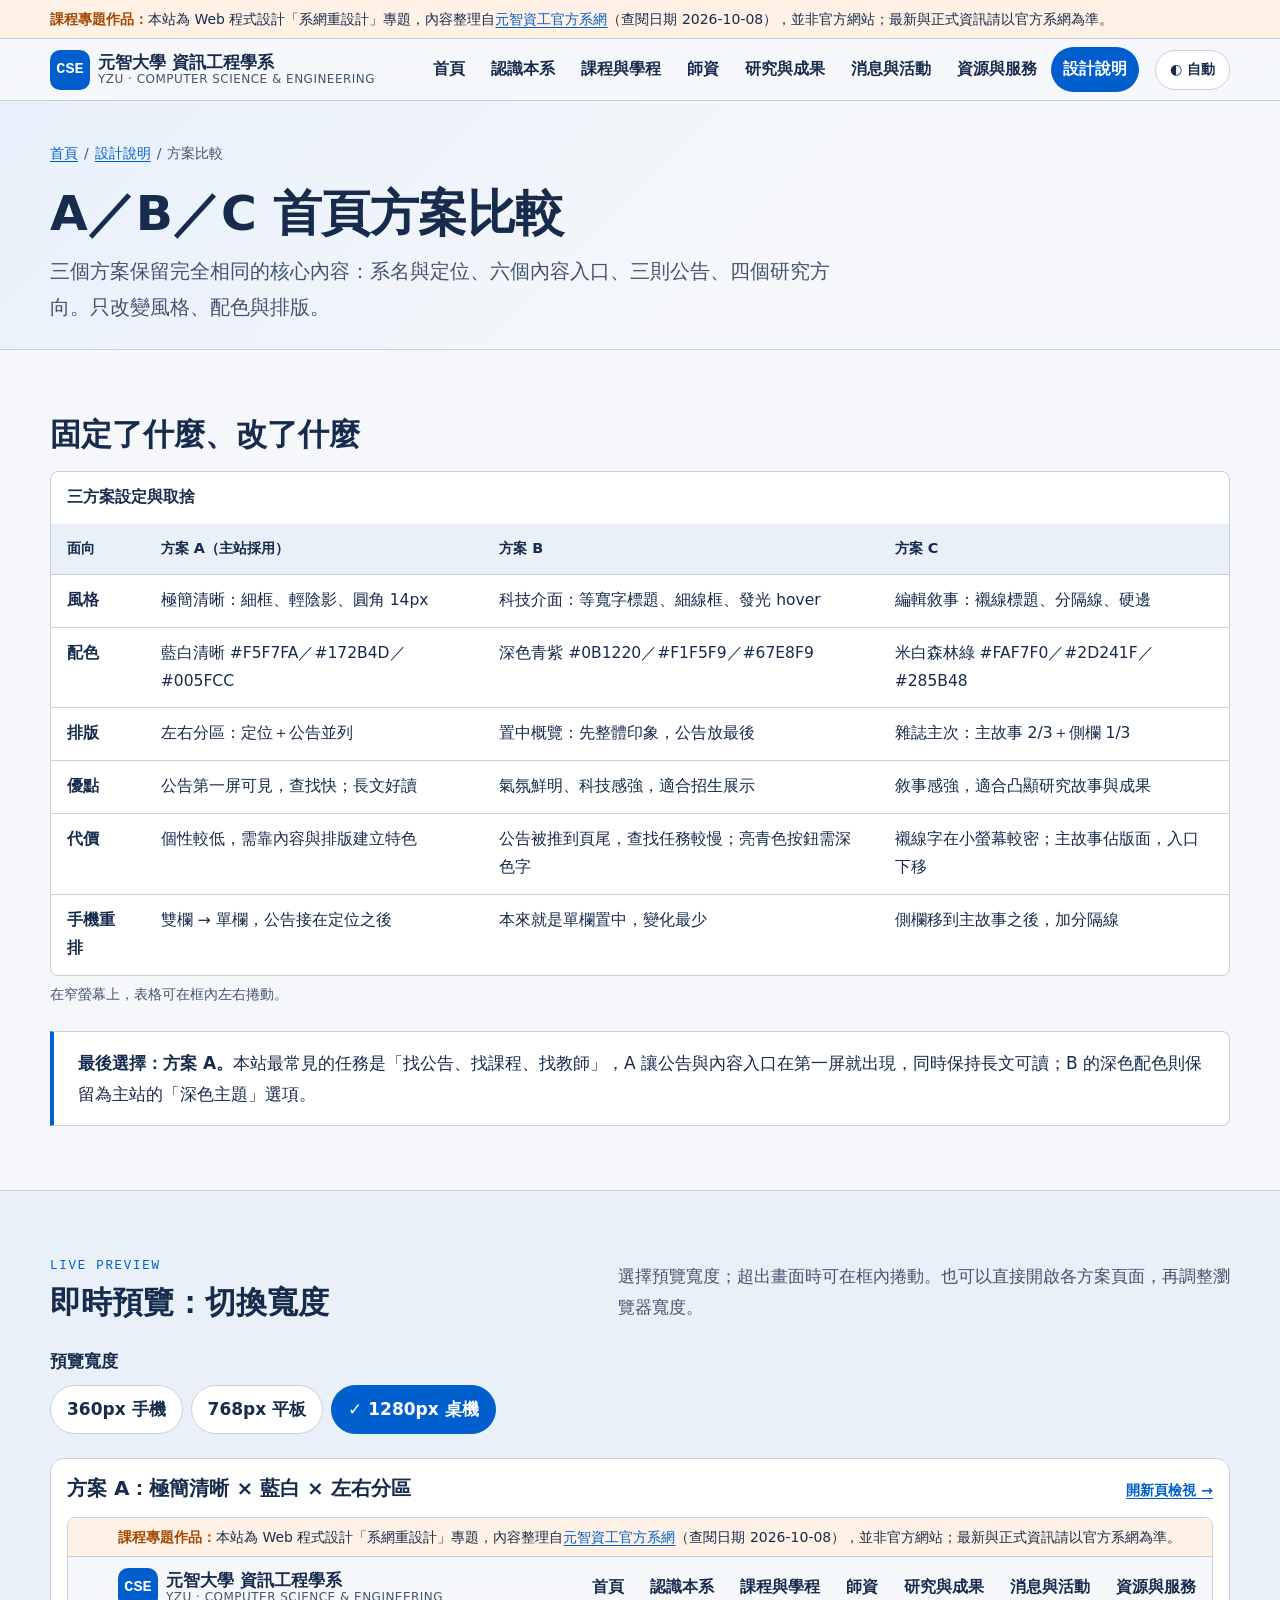
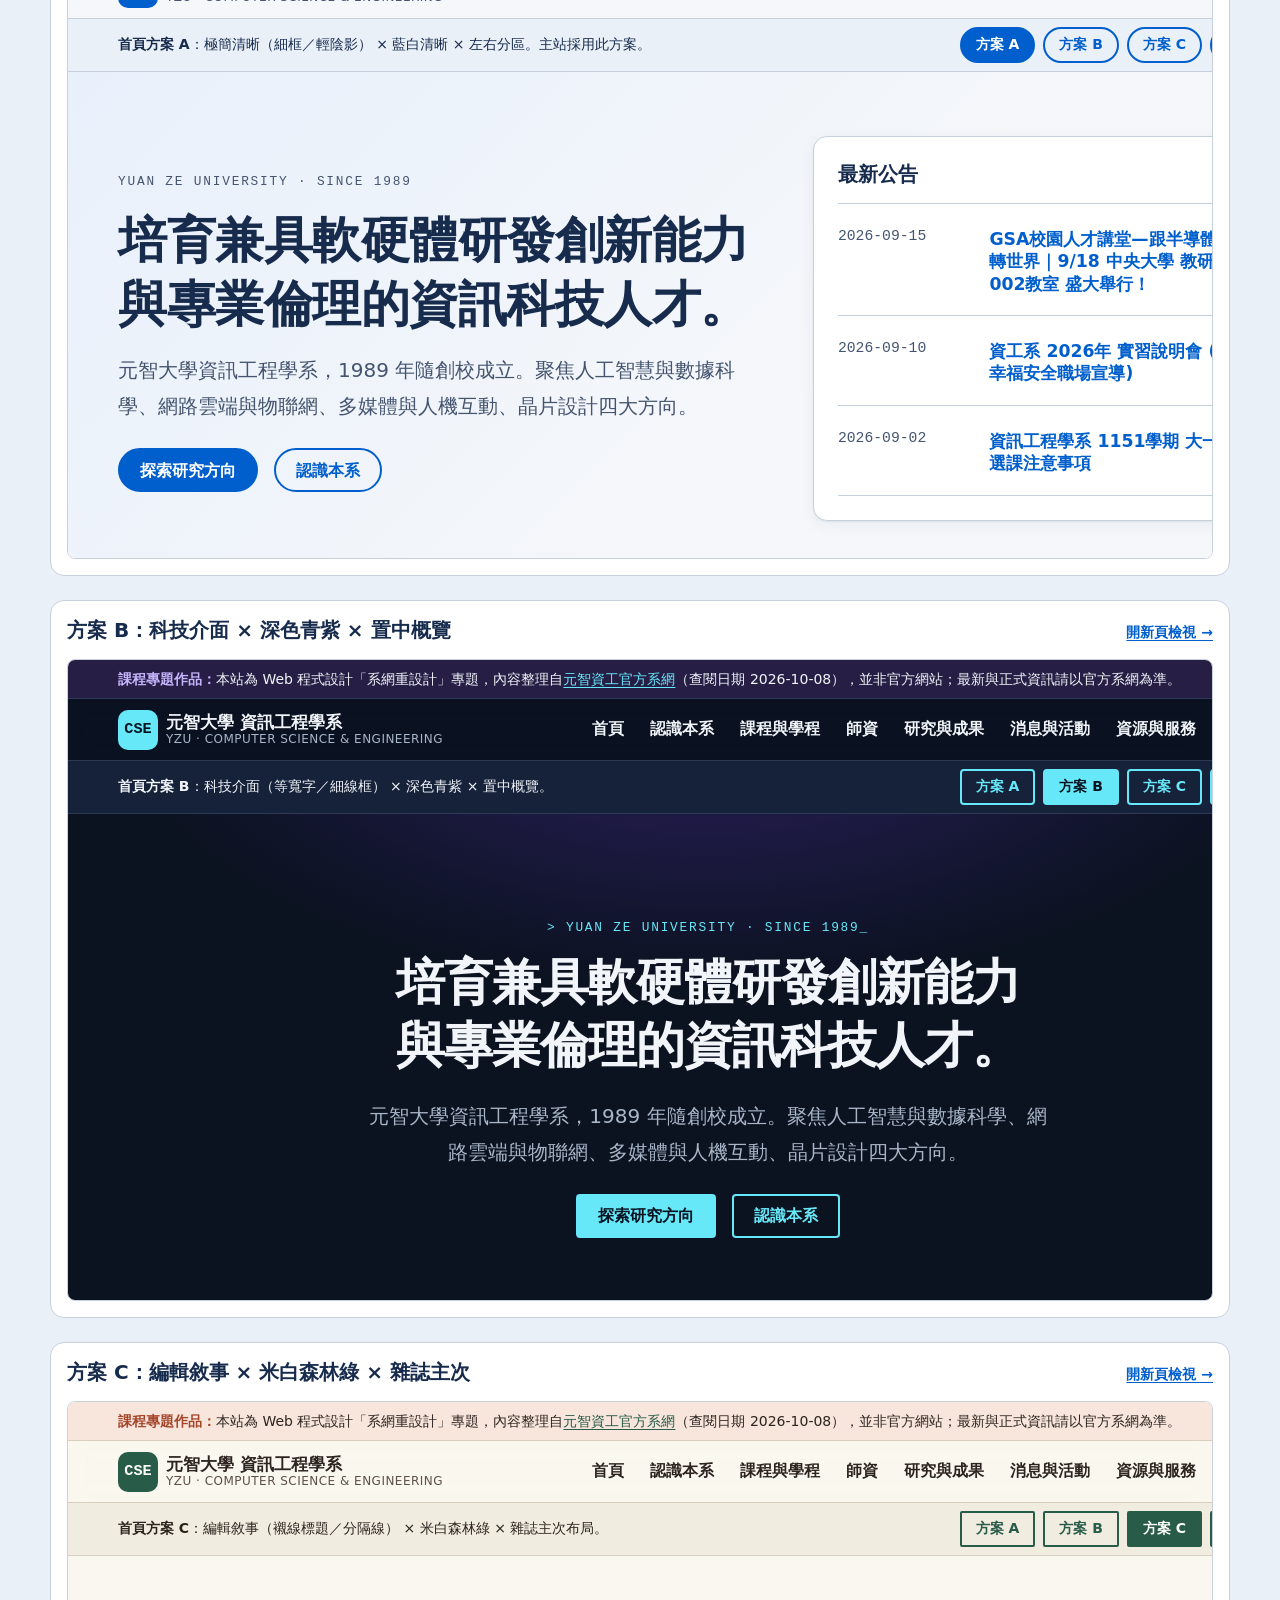
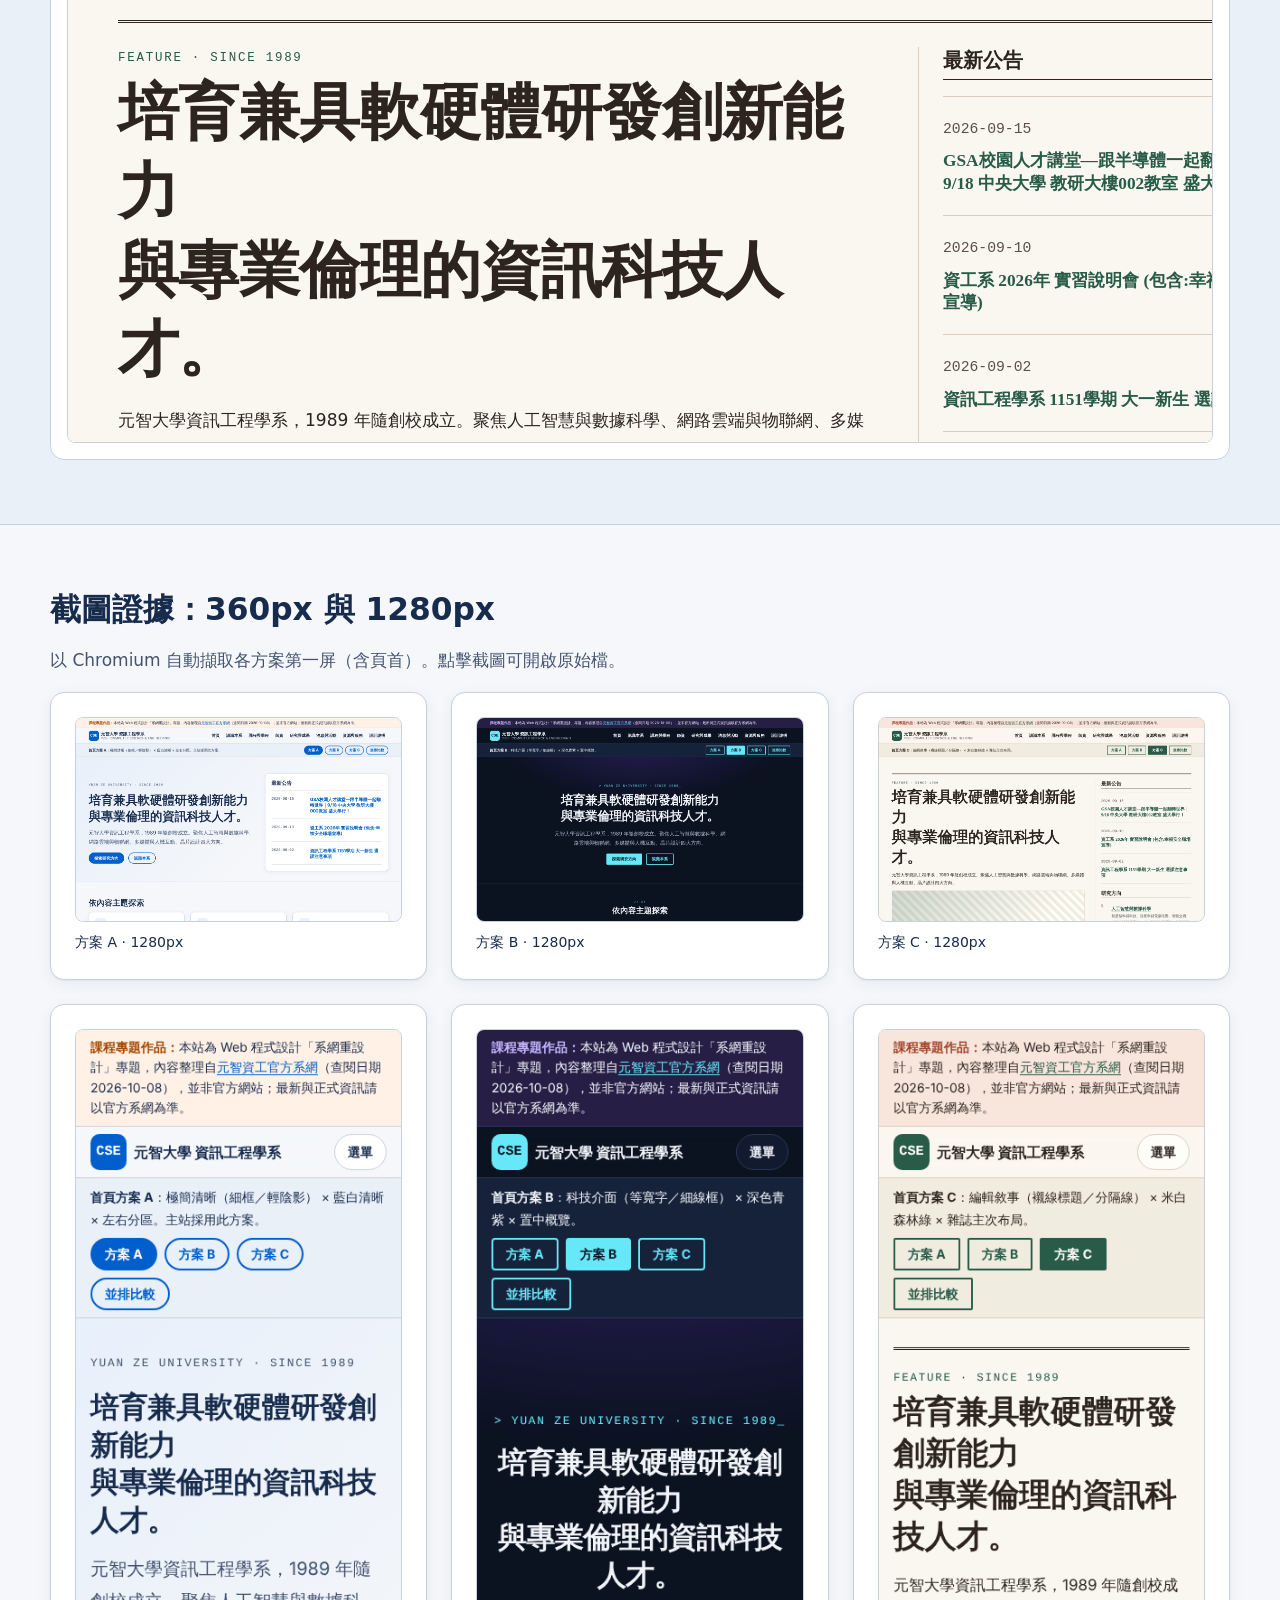
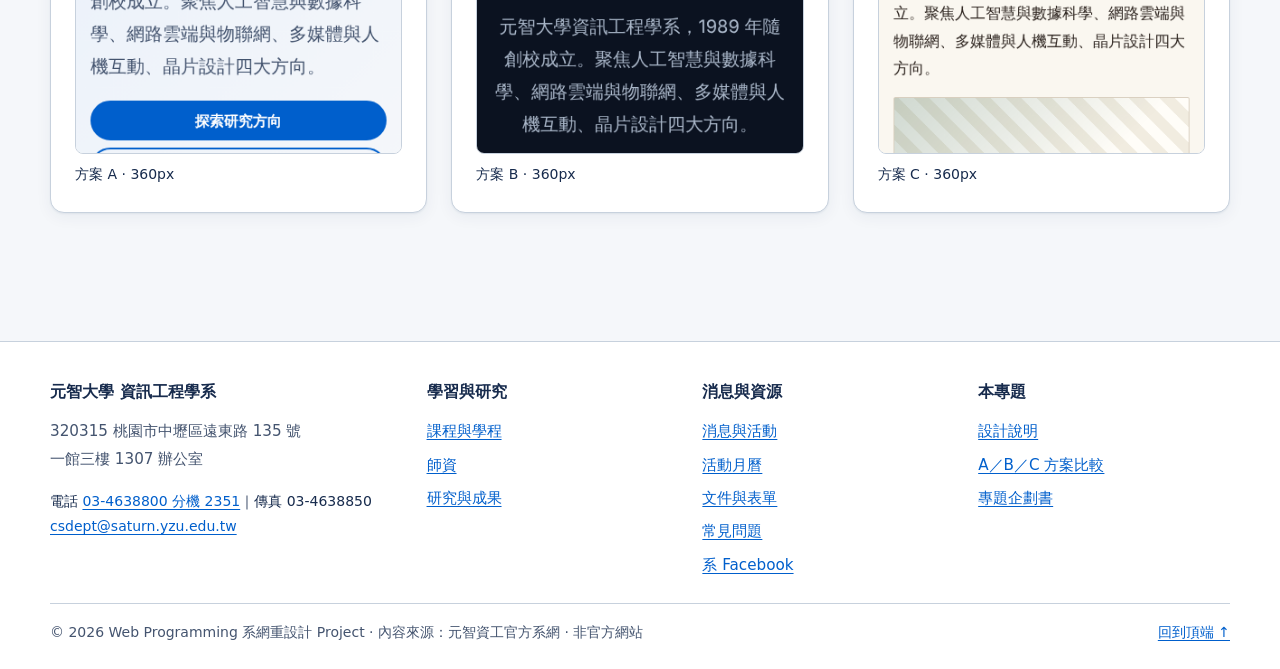
<file: compare.html>
<!DOCTYPE html>
<html lang="zh-Hant-TW">
<head>
<meta charset="utf-8">
<meta name="viewport" content="width=device-width, initial-scale=1">
<title>A／B／C 方案比較｜系網重設計</title>
<meta name="description" content="以相同核心內容並排比較三個首頁方案，並切換 360／768／1280px 預覽寬度。">
<link rel="icon" href="data:image/svg+xml,%3Csvg xmlns='http://www.w3.org/2000/svg' viewBox='0 0 32 32'%3E%3Crect width='32' height='32' rx='8' fill='%23005FCC'/%3E%3Ctext x='16' y='21' font-size='13' font-family='monospace' font-weight='700' fill='white' text-anchor='middle'%3ECSE%3C/text%3E%3C/svg%3E">
<link rel="stylesheet" href="style.css">
<script>try{var t=localStorage.getItem('cse-theme');if(t)document.documentElement.setAttribute('data-theme',t)}catch(e){}</script>
</head>
<body id="top">
<a class="skip-link" href="#main">跳到主要內容</a>
<div class="demo-bar" role="note"><div class="container"><strong>課程專題作品：</strong>本站為 Web 程式設計「系網重設計」專題，內容整理自<a href="https://www.cse.yzu.edu.tw/" rel="noopener">元智資工官方系網</a>（查閱日期 2026-10-08），並非官方網站；最新與正式資訊請以官方系網為準。</div></div>
<header class="site-header">
  <div class="container header-inner">
    <a class="brand" href="index.html" aria-label="元智大學資訊工程學系 首頁">
      <span class="brand-mark" aria-hidden="true">CSE</span>
      <span class="brand-text"><span class="brand-name">元智大學 資訊工程學系</span><span class="brand-sub">YZU · COMPUTER SCIENCE &amp; ENGINEERING</span></span>
    </a>
    <nav class="site-nav" id="site-nav" aria-label="主要導覽">
      <ul>
      <li><a href="index.html">首頁</a></li>
      <li><a href="about.html">認識本系</a></li>
      <li><a href="courses.html">課程與學程</a></li>
      <li><a href="faculty.html">師資</a></li>
      <li><a href="research.html">研究與成果</a></li>
      <li><a href="news.html">消息與活動</a></li>
      <li><a href="resources.html">資源與服務</a></li>
      <li><a href="design.html" aria-current="page">設計說明</a></li>
      </ul>
    </nav>
    <button class="theme-toggle" type="button" data-theme-toggle>◐ 自動</button>
    <button class="nav-toggle" type="button" aria-expanded="false" aria-controls="site-nav">選單</button>
  </div>
</header>
<main id="main" class="compare">
  <section class="page-hero">
    <div class="container">
      <nav class="breadcrumb" aria-label="麵包屑"><ol><li><a href="index.html">首頁</a></li><li><a href="design.html">設計說明</a></li><li><span aria-current="page">方案比較</span></li></ol></nav>
      <h1>A／B／C 首頁方案比較</h1>
      <p class="lead">三個方案保留完全相同的核心內容：系名與定位、六個內容入口、三則公告、四個研究方向。只改變風格、配色與排版。</p>
    </div>
  </section>

  <section class="section" aria-labelledby="tbl-h">
    <div class="container">
      <h2 id="tbl-h">固定了什麼、改了什麼</h2>
      <div class="table-wrap" tabindex="0" role="region" aria-labelledby="cmp-cap">
        <table>
          <caption id="cmp-cap">三方案設定與取捨</caption>
          <thead><tr><th scope="col">面向</th><th scope="col">方案 A（主站採用）</th><th scope="col">方案 B</th><th scope="col">方案 C</th></tr></thead>
          <tbody>
            <tr><th scope="row">風格</th><td>極簡清晰：細框、輕陰影、圓角 14px</td><td>科技介面：等寬字標題、細線框、發光 hover</td><td>編輯敘事：襯線標題、分隔線、硬邊</td></tr>
            <tr><th scope="row">配色</th><td>藍白清晰 #F5F7FA／#172B4D／#005FCC</td><td>深色青紫 #0B1220／#F1F5F9／#67E8F9</td><td>米白森林綠 #FAF7F0／#2D241F／#285B48</td></tr>
            <tr><th scope="row">排版</th><td>左右分區：定位＋公告並列</td><td>置中概覽：先整體印象，公告放最後</td><td>雜誌主次：主故事 2/3＋側欄 1/3</td></tr>
            <tr><th scope="row">優點</th><td>公告第一屏可見，查找快；長文好讀</td><td>氣氛鮮明、科技感強，適合招生展示</td><td>敘事感強，適合凸顯研究故事與成果</td></tr>
            <tr><th scope="row">代價</th><td>個性較低，需靠內容與排版建立特色</td><td>公告被推到頁尾，查找任務較慢；亮青色按鈕需深色字</td><td>襯線字在小螢幕較密；主故事佔版面，入口下移</td></tr>
            <tr><th scope="row">手機重排</th><td>雙欄 → 單欄，公告接在定位之後</td><td>本來就是單欄置中，變化最少</td><td>側欄移到主故事之後，加分隔線</td></tr>
          </tbody>
        </table>
      </div>
      <p class="scroll-hint">在窄螢幕上，表格可在框內左右捲動。</p>
      <div class="callout" style="margin-top:var(--space)">
        <p><strong>最後選擇：方案 A。</strong>本站最常見的任務是「找公告、找課程、找教師」，A 讓公告與內容入口在第一屏就出現，同時保持長文可讀；B 的深色配色則保留為主站的「深色主題」選項。</p>
      </div>
    </div>
  </section>

  <section class="section section--alt" aria-labelledby="live-h">
    <div class="container">
      <div class="section-head">
        <div><span class="kicker">LIVE PREVIEW</span><h2 id="live-h">即時預覽：切換寬度</h2></div>
        <p>選擇預覽寬度；超出畫面時可在框內捲動。也可以直接開啟各方案頁面，再調整瀏覽器寬度。</p>
      </div>
      <fieldset class="tabs-controls">
        <legend>預覽寬度</legend>
        <input type="radio" name="w" id="w360"><label for="w360">360px 手機</label>
        <input type="radio" name="w" id="w768"><label for="w768">768px 平板</label>
        <input type="radio" name="w" id="w1280" checked><label for="w1280">1280px 桌機</label>
      </fieldset>
      <div class="compare-frames">
        <div class="frame-box"><h3>方案 A：極簡清晰 × 藍白 × 左右分區 <a class="small" href="plan-a.html">開新頁檢視 →</a></h3><div class="frame-scroll"><iframe src="plan-a.html" title="方案 A 預覽" loading="lazy"></iframe></div></div>
        <div class="frame-box"><h3>方案 B：科技介面 × 深色青紫 × 置中概覽 <a class="small" href="plan-b.html">開新頁檢視 →</a></h3><div class="frame-scroll"><iframe src="plan-b.html" title="方案 B 預覽" loading="lazy"></iframe></div></div>
        <div class="frame-box"><h3>方案 C：編輯敘事 × 米白森林綠 × 雜誌主次 <a class="small" href="plan-c.html">開新頁檢視 →</a></h3><div class="frame-scroll"><iframe src="plan-c.html" title="方案 C 預覽" loading="lazy"></iframe></div></div>
      </div>
    </div>
  </section>

  <section class="section" aria-labelledby="shot-h">
    <div class="container">
      <h2 id="shot-h">截圖證據：360px 與 1280px</h2>
      <p class="muted">以 Chromium 自動擷取各方案第一屏（含頁首）。點擊截圖可開啟原始檔。</p>
      <div class="grid">
        <figure class="card"><a href="shot-plan-a-1280.png"><img src="shot-plan-a-1280.png" alt="方案 A 於 1280px 寬度的首頁截圖" loading="lazy" width="1280" height="800"></a><figcaption class="small">方案 A · 1280px</figcaption></figure>
        <figure class="card"><a href="shot-plan-b-1280.png"><img src="shot-plan-b-1280.png" alt="方案 B 於 1280px 寬度的首頁截圖" loading="lazy" width="1280" height="800"></a><figcaption class="small">方案 B · 1280px</figcaption></figure>
        <figure class="card"><a href="shot-plan-c-1280.png"><img src="shot-plan-c-1280.png" alt="方案 C 於 1280px 寬度的首頁截圖" loading="lazy" width="1280" height="800"></a><figcaption class="small">方案 C · 1280px</figcaption></figure>
      </div>
      <div class="grid" style="margin-top:var(--space)">
        <figure class="card"><a href="shot-plan-a-360.png"><img src="shot-plan-a-360.png" alt="方案 A 於 360px 寬度的首頁截圖" loading="lazy" width="360" height="760"></a><figcaption class="small">方案 A · 360px</figcaption></figure>
        <figure class="card"><a href="shot-plan-b-360.png"><img src="shot-plan-b-360.png" alt="方案 B 於 360px 寬度的首頁截圖" loading="lazy" width="360" height="760"></a><figcaption class="small">方案 B · 360px</figcaption></figure>
        <figure class="card"><a href="shot-plan-c-360.png"><img src="shot-plan-c-360.png" alt="方案 C 於 360px 寬度的首頁截圖" loading="lazy" width="360" height="760"></a><figcaption class="small">方案 C · 360px</figcaption></figure>
      </div>
    </div>
  </section>
</main>
<footer class="site-footer">
  <div class="container">
    <div class="footer-grid">
      <section aria-labelledby="ft-about">
        <h2 id="ft-about">元智大學 資訊工程學系</h2>
        <p class="muted">320315 桃園市中壢區遠東路 135 號<br>一館三樓 1307 辦公室</p>
        <p class="small">電話 <a href="tel:+88634638800,2351">03-4638800 分機 2351</a>｜傳真 03-4638850<br><a href="mailto:csdept@saturn.yzu.edu.tw">csdept@saturn.yzu.edu.tw</a></p>
      </section>
      <section aria-labelledby="ft-learn">
        <h2 id="ft-learn">學習與研究</h2>
        <ul><li><a href="courses.html">課程與學程</a></li><li><a href="faculty.html">師資</a></li><li><a href="research.html">研究與成果</a></li></ul>
      </section>
      <section aria-labelledby="ft-news">
        <h2 id="ft-news">消息與資源</h2>
        <ul><li><a href="news.html">消息與活動</a></li><li><a href="news.html#calendar">活動月曆</a></li><li><a href="resources.html">文件與表單</a></li><li><a href="resources.html#faq">常見問題</a></li><li><a href="https://www.facebook.com/yzucs/" rel="noopener">系 Facebook</a></li></ul>
      </section>
      <section aria-labelledby="ft-project">
        <h2 id="ft-project">本專題</h2>
        <ul><li><a href="design.html">設計說明</a></li><li><a href="compare.html">A／B／C 方案比較</a></li><li><a href="YZU_CSE_Website_Redesign_Project_Plan.html">專題企劃書</a></li></ul>
      </section>
    </div>
    <div class="footer-bottom">
      <span>© <span data-year>2026</span> Web Programming 系網重設計 Project · 內容來源：元智資工官方系網 · 非官方網站</span>
      <a href="#top">回到頂端 ↑</a>
    </div>
  </div>
</footer>
<a class="back-to-top" href="#top" aria-label="回到頂端">↑</a>
<script src="main.js"></script>
</body>
</html>
</file>
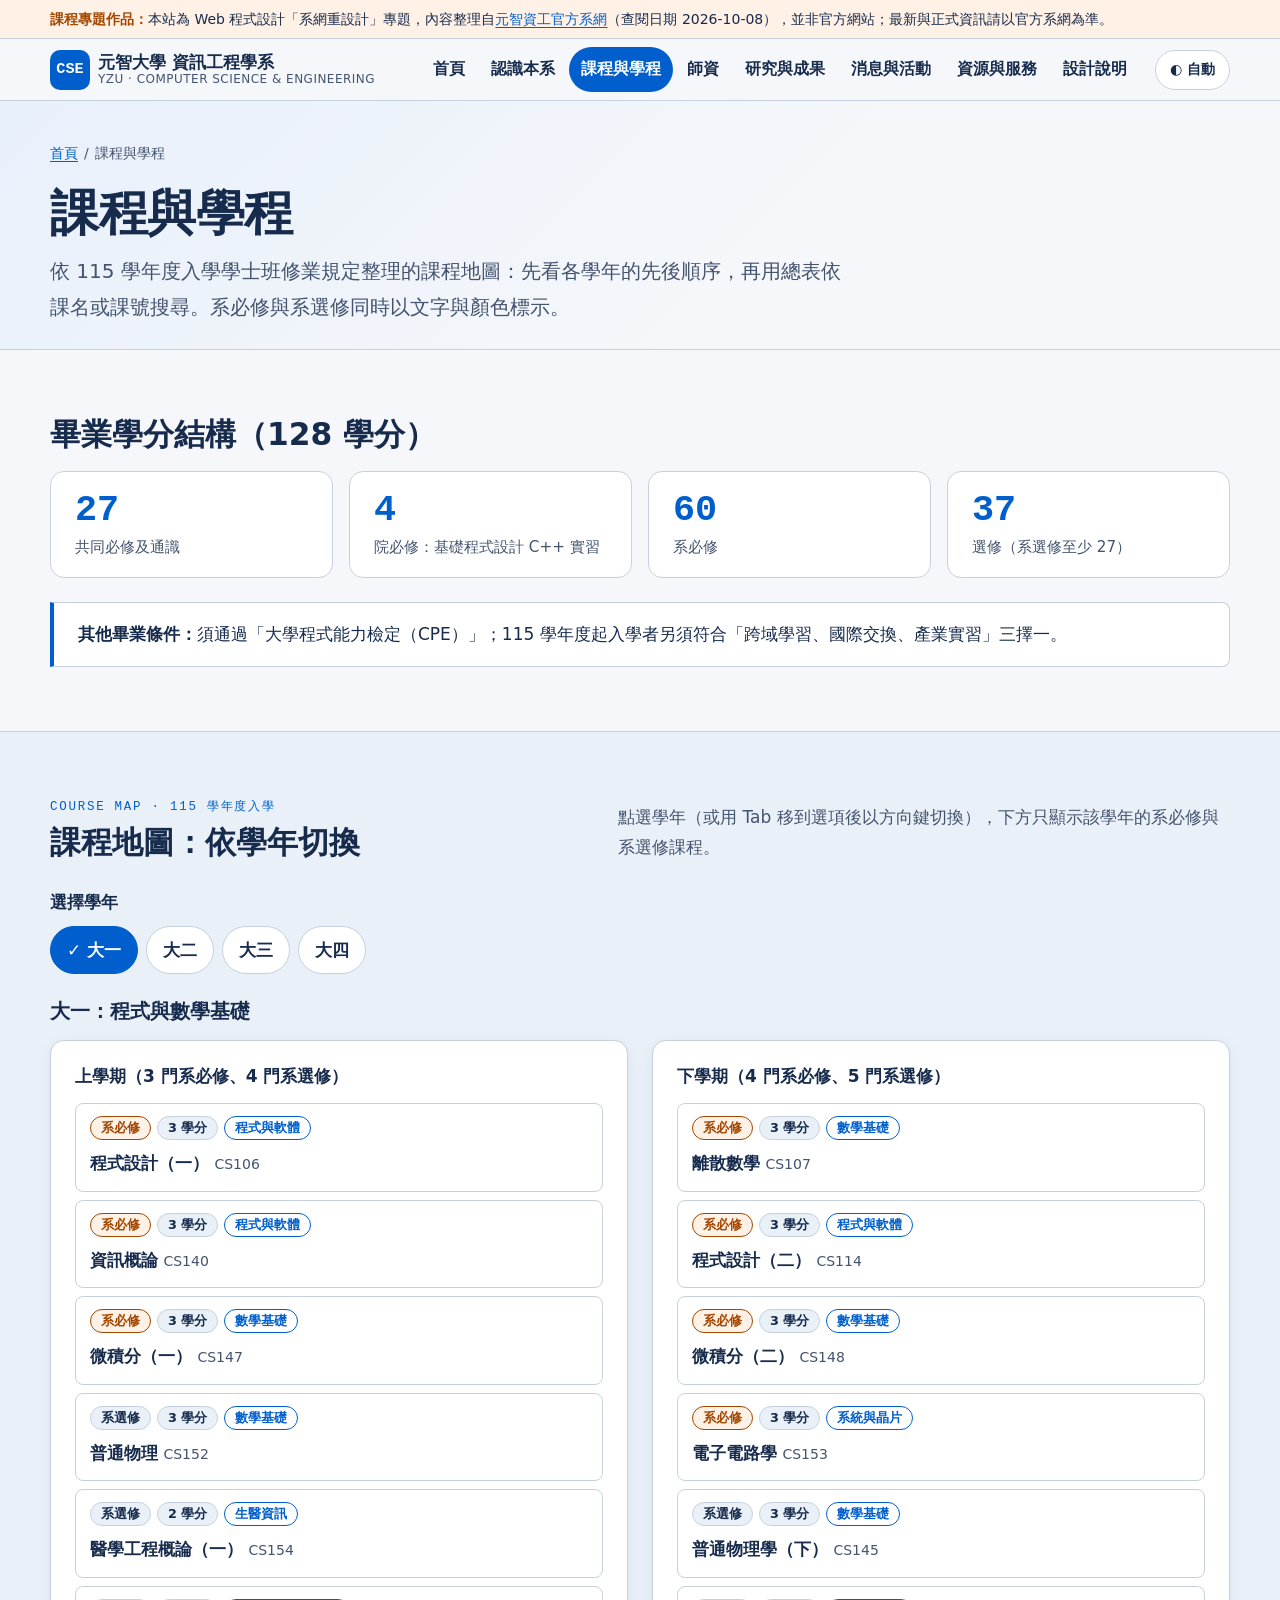
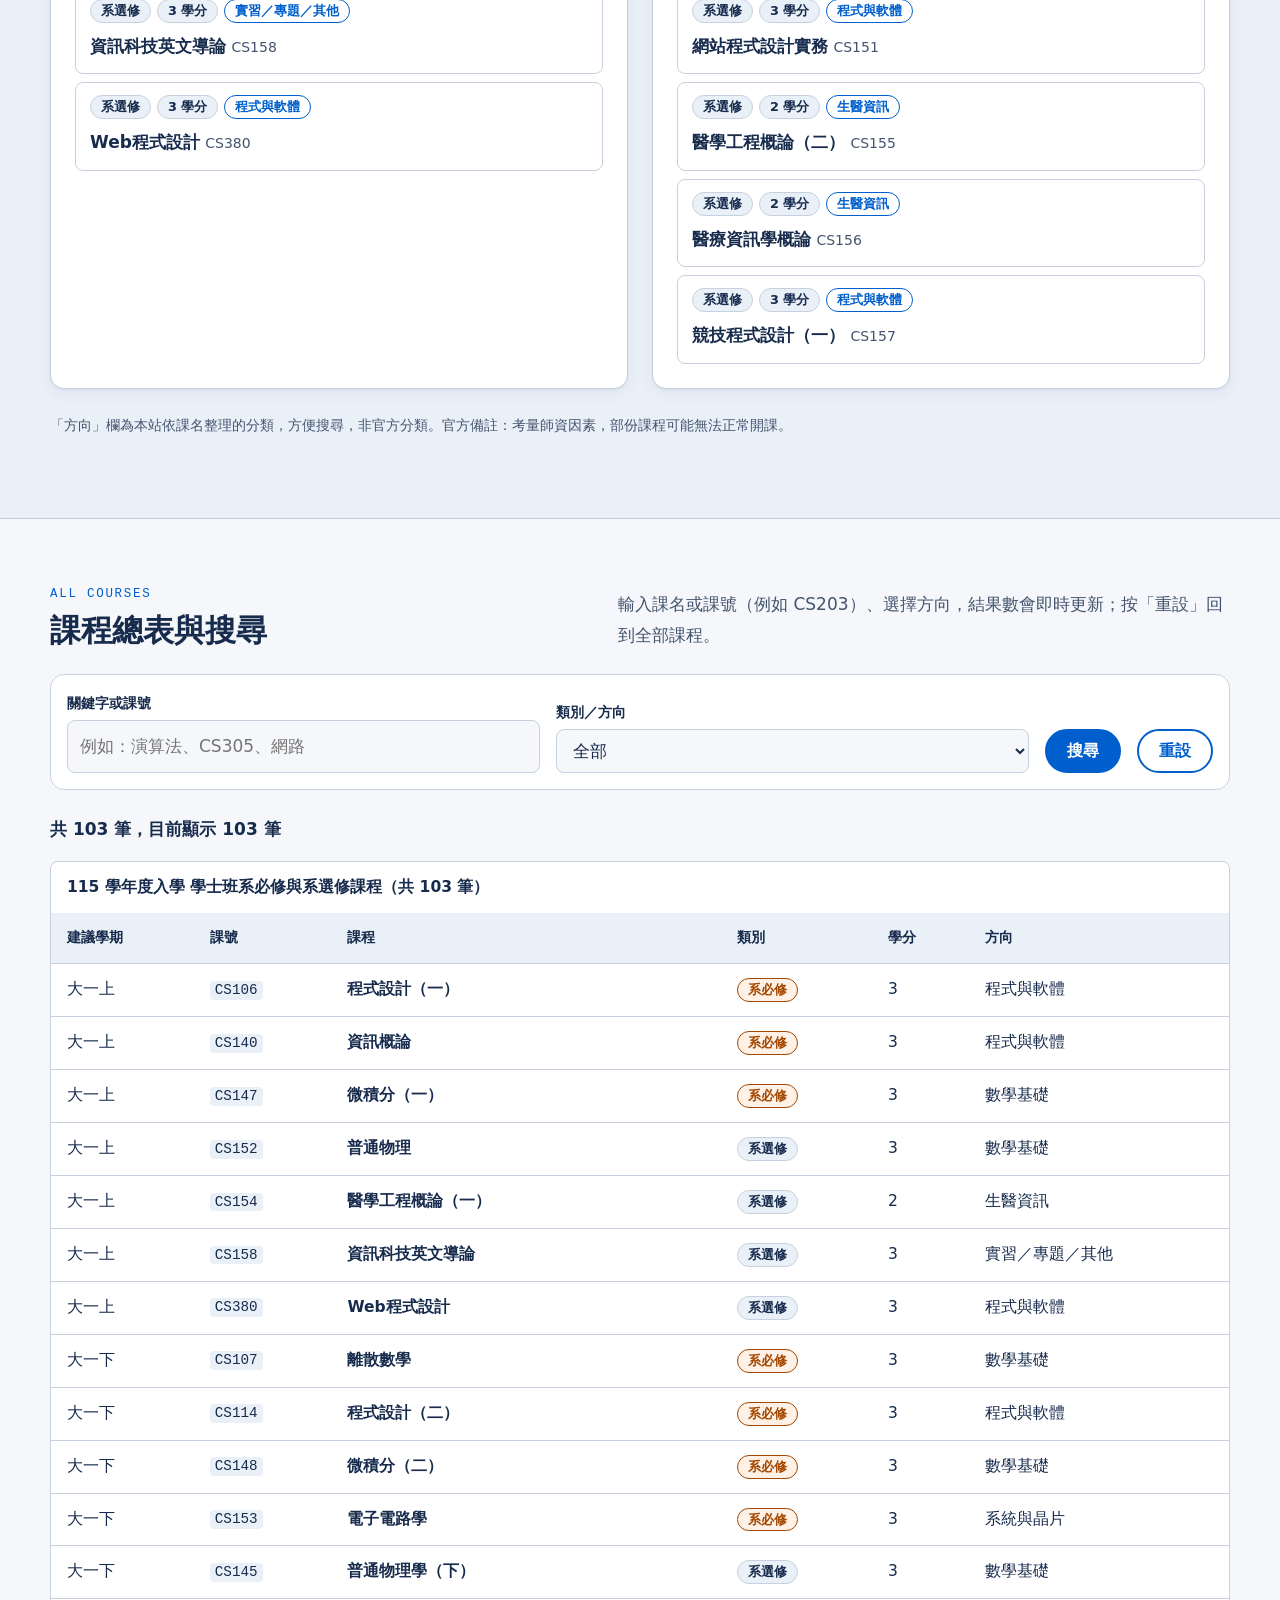
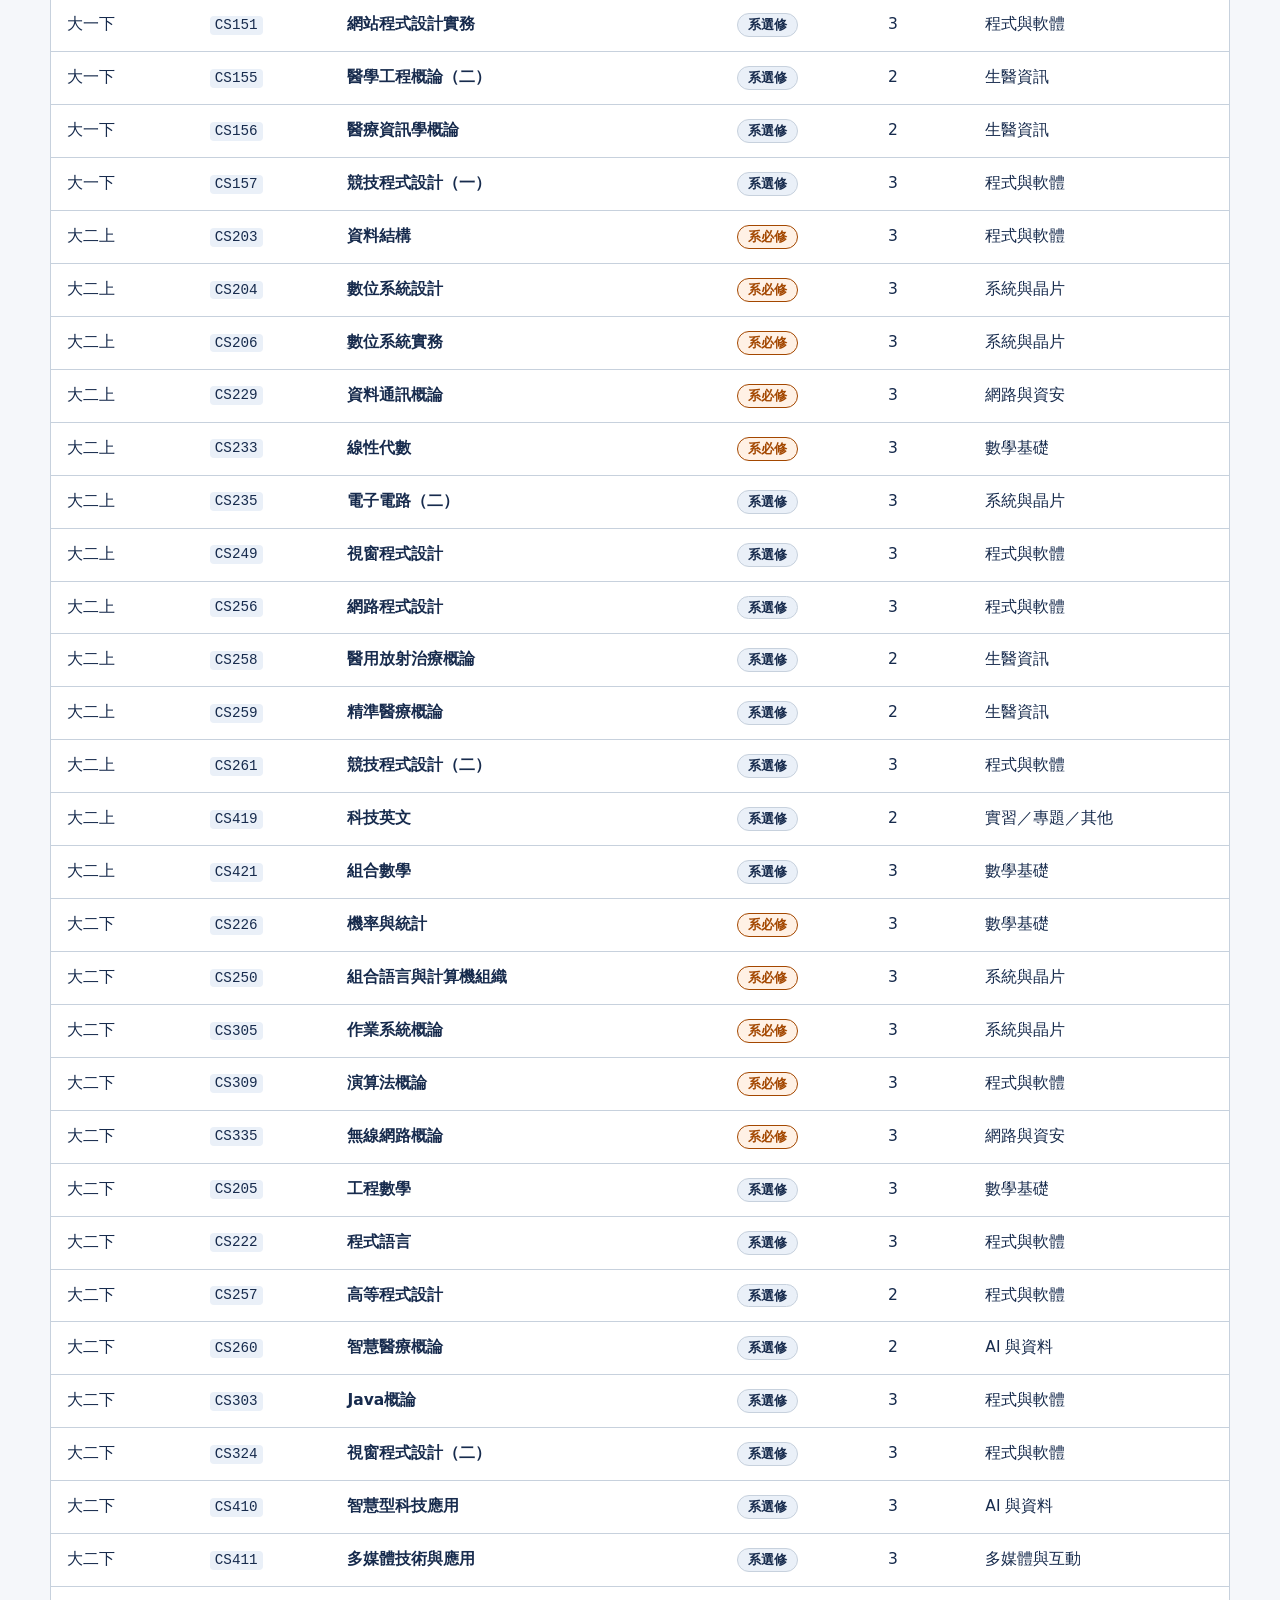
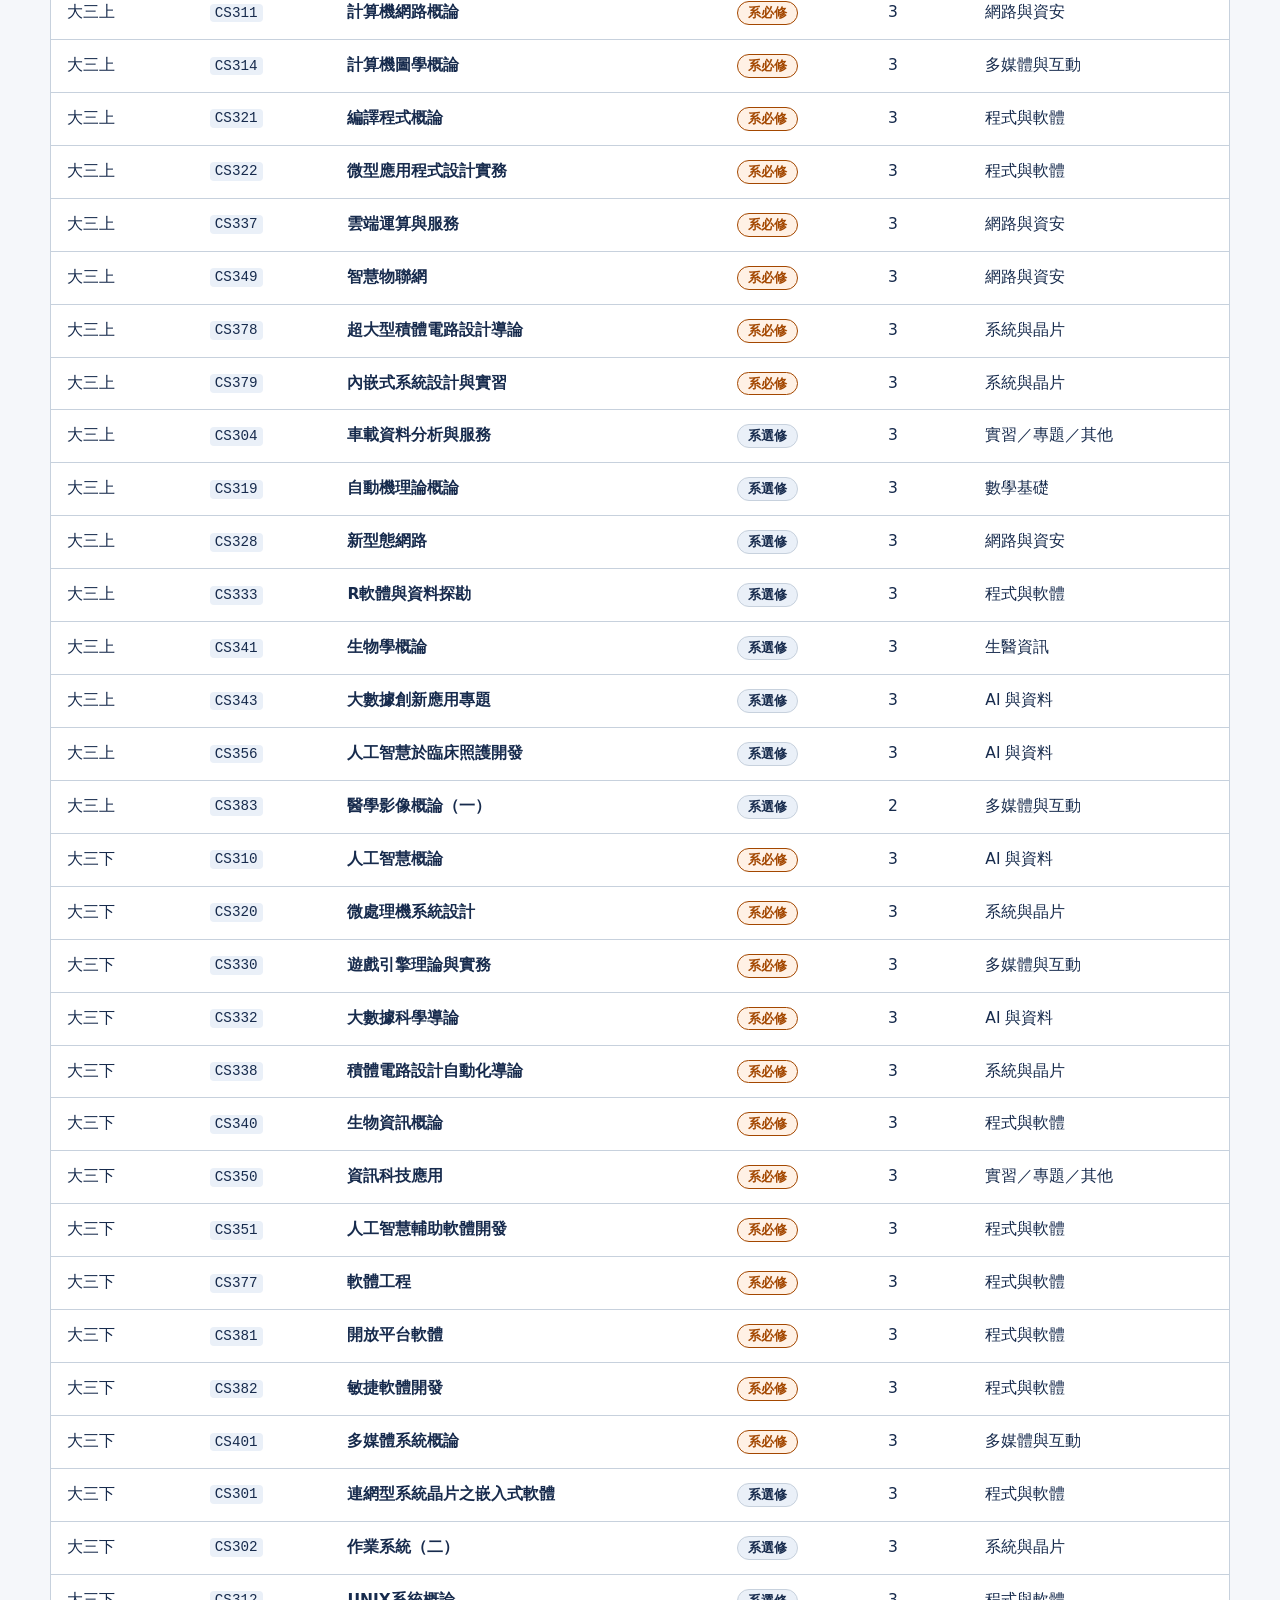
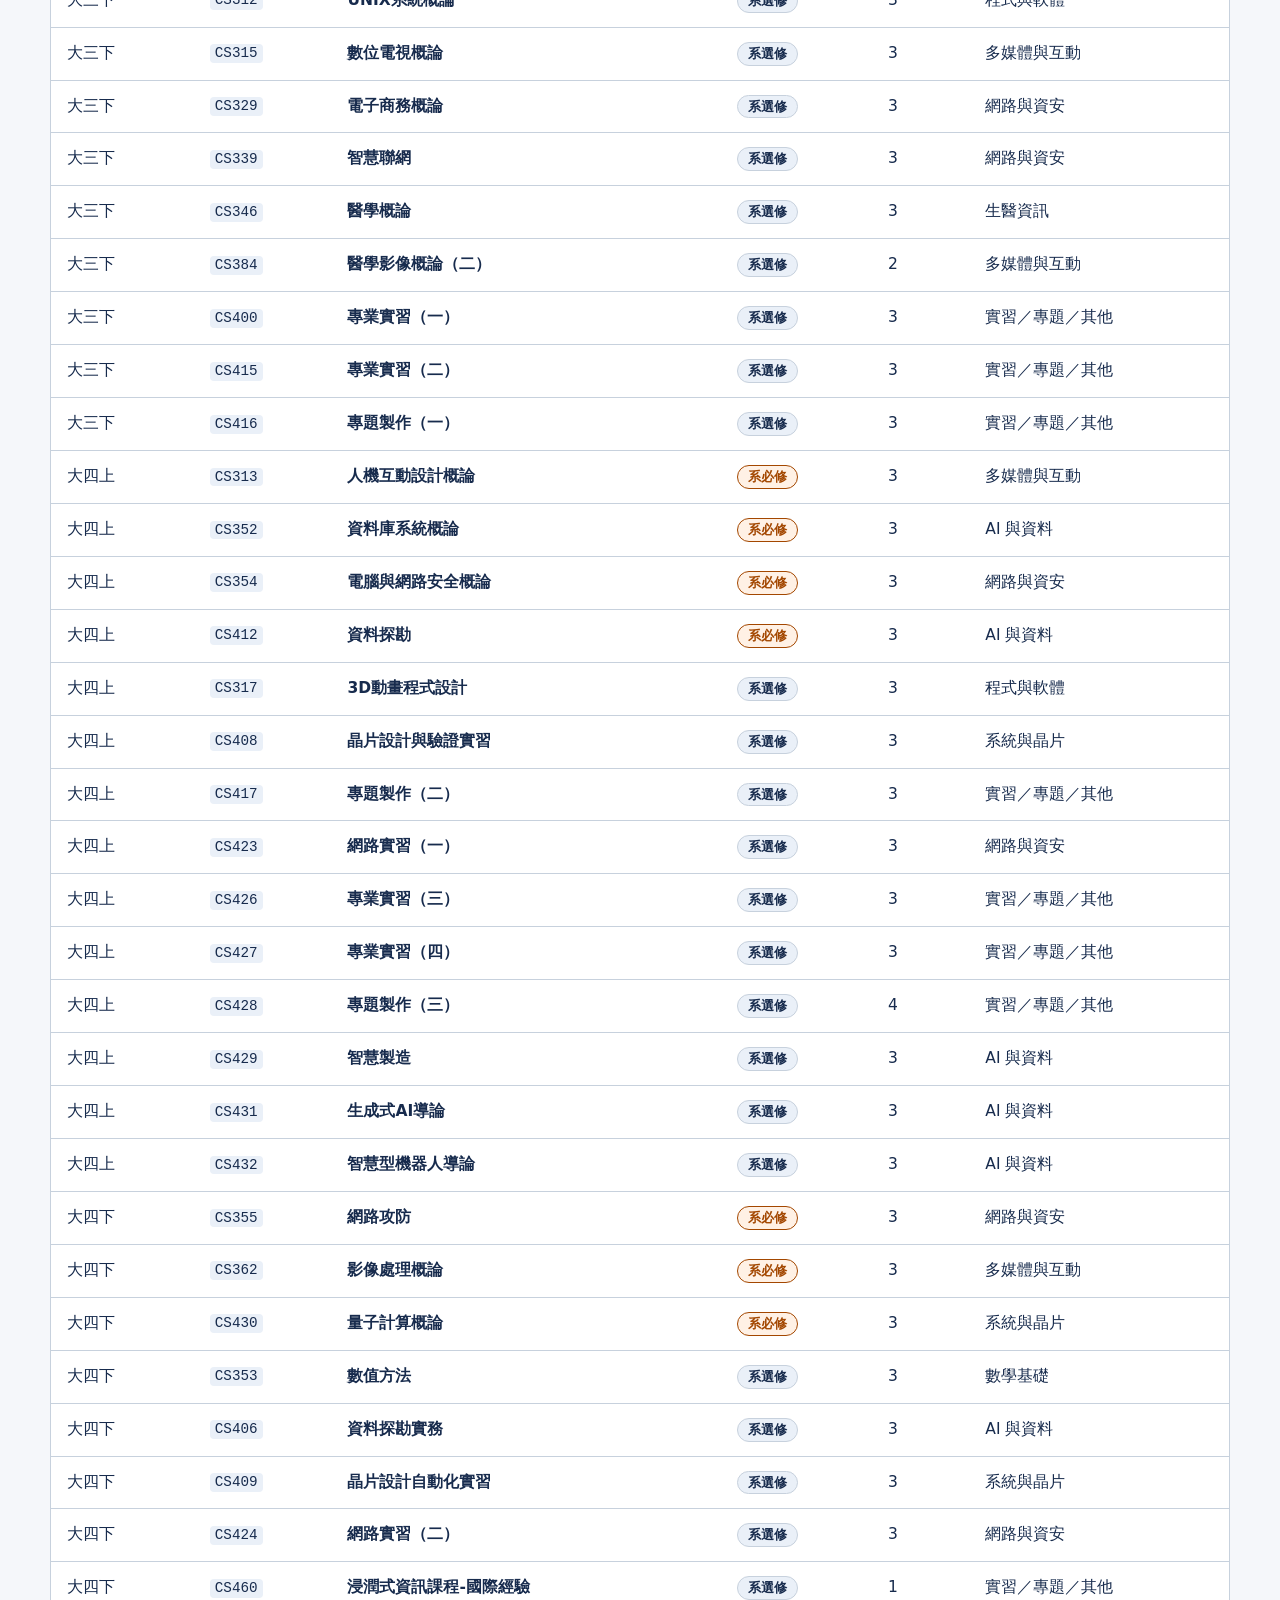
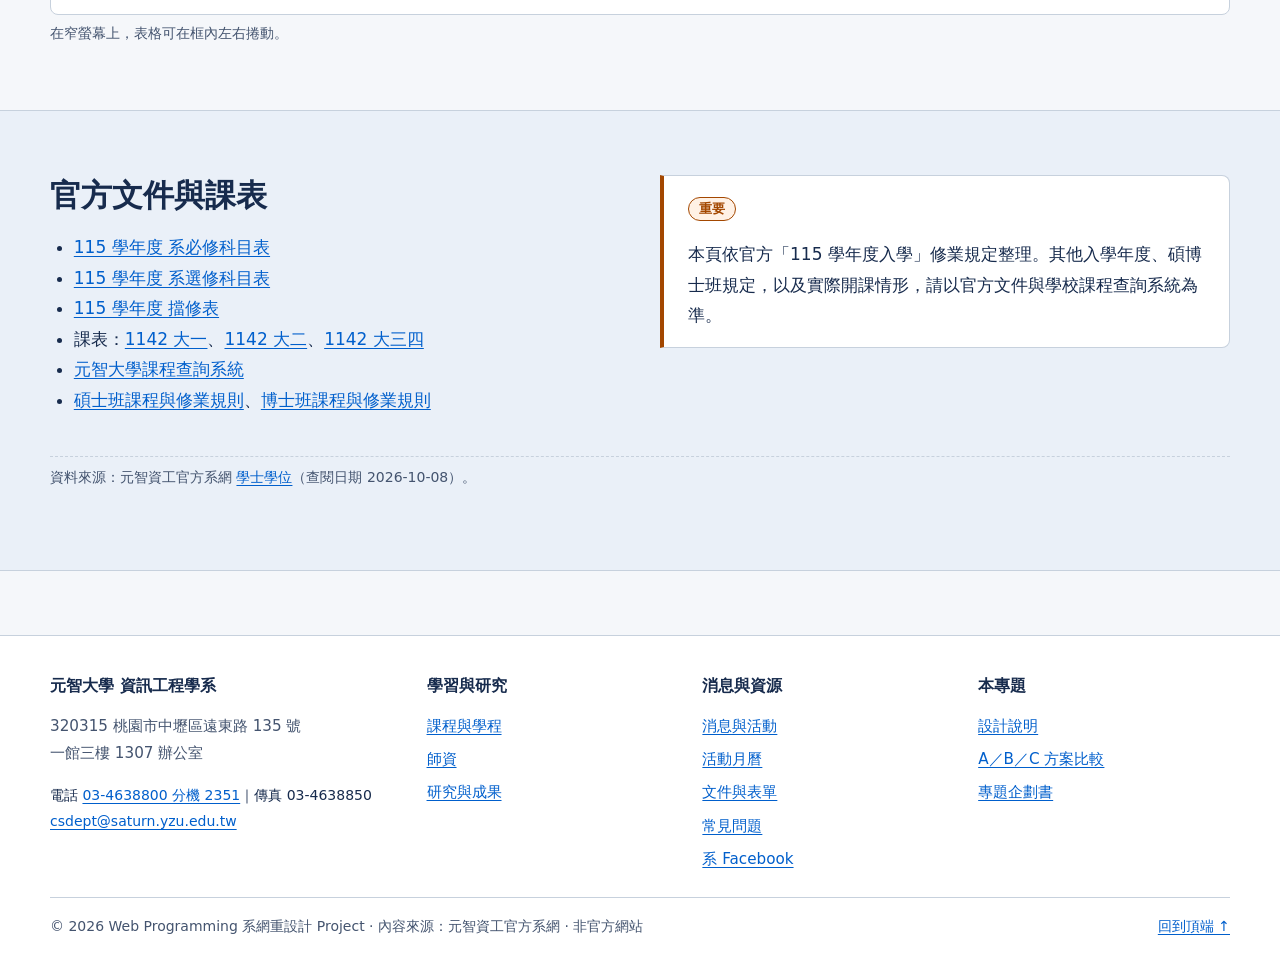
<file: courses.html>
<!DOCTYPE html>
<html lang="zh-Hant-TW">
<head>
<meta charset="utf-8">
<meta name="viewport" content="width=device-width, initial-scale=1">
<title>課程與學程｜元智大學 資訊工程學系</title>
<meta name="description" content="115 學年度入學學士班課程地圖、畢業學分結構與可搜尋課程總表。">
<link rel="icon" href="data:image/svg+xml,%3Csvg xmlns='http://www.w3.org/2000/svg' viewBox='0 0 32 32'%3E%3Crect width='32' height='32' rx='8' fill='%23005FCC'/%3E%3Ctext x='16' y='21' font-size='13' font-family='monospace' font-weight='700' fill='white' text-anchor='middle'%3ECSE%3C/text%3E%3C/svg%3E">
<link rel="stylesheet" href="style.css">
<script>try{var t=localStorage.getItem('cse-theme');if(t)document.documentElement.setAttribute('data-theme',t)}catch(e){}</script>
</head>
<body id="top">
<a class="skip-link" href="#main">跳到主要內容</a>
<div class="demo-bar" role="note"><div class="container"><strong>課程專題作品：</strong>本站為 Web 程式設計「系網重設計」專題，內容整理自<a href="https://www.cse.yzu.edu.tw/" rel="noopener">元智資工官方系網</a>（查閱日期 2026-10-08），並非官方網站；最新與正式資訊請以官方系網為準。</div></div>
<header class="site-header">
  <div class="container header-inner">
    <a class="brand" href="index.html" aria-label="元智大學資訊工程學系 首頁">
      <span class="brand-mark" aria-hidden="true">CSE</span>
      <span class="brand-text"><span class="brand-name">元智大學 資訊工程學系</span><span class="brand-sub">YZU · COMPUTER SCIENCE &amp; ENGINEERING</span></span>
    </a>
    <nav class="site-nav" id="site-nav" aria-label="主要導覽">
      <ul>
      <li><a href="index.html">首頁</a></li>
      <li><a href="about.html">認識本系</a></li>
      <li><a href="courses.html" aria-current="page">課程與學程</a></li>
      <li><a href="faculty.html">師資</a></li>
      <li><a href="research.html">研究與成果</a></li>
      <li><a href="news.html">消息與活動</a></li>
      <li><a href="resources.html">資源與服務</a></li>
      <li><a href="design.html">設計說明</a></li>
      </ul>
    </nav>
    <button class="theme-toggle" type="button" data-theme-toggle>◐ 自動</button>
    <button class="nav-toggle" type="button" aria-expanded="false" aria-controls="site-nav">選單</button>
  </div>
</header>
<main id="main">
  <section class="page-hero">
    <div class="container">
      <nav class="breadcrumb" aria-label="麵包屑"><ol><li><a href="index.html">首頁</a></li><li><span aria-current="page">課程與學程</span></li></ol></nav>
      <h1>課程與學程</h1>
      <p class="lead">依 115 學年度入學學士班修業規定整理的課程地圖：先看各學年的先後順序，再用總表依課名或課號搜尋。系必修與系選修同時以文字與顏色標示。</p>
    </div>
  </section>

  <section class="section" aria-labelledby="credit-h">
    <div class="container">
      <h2 id="credit-h">畢業學分結構（128 學分）</h2>
      <ul class="stats stats--compact">
        <li><strong>27</strong><span>共同必修及通識</span></li>
        <li><strong>4</strong><span>院必修：基礎程式設計 C++ 實習</span></li>
        <li><strong>60</strong><span>系必修</span></li>
        <li><strong>37</strong><span>選修（系選修至少 27）</span></li>
      </ul>
      <div class="callout" style="margin-top:var(--space)">
        <p><strong>其他畢業條件：</strong>須通過「大學程式能力檢定（CPE）」；115 學年度起入學者另須符合「跨域學習、國際交換、產業實習」三擇一。</p>
      </div>
    </div>
  </section>

  <section class="section section--alt" id="map" aria-labelledby="map-h">
    <div class="container">
      <div class="section-head">
        <div><span class="kicker">COURSE MAP · 115 學年度入學</span><h2 id="map-h">課程地圖：依學年切換</h2></div>
        <p>點選學年（或用 Tab 移到選項後以方向鍵切換），下方只顯示該學年的系必修與系選修課程。</p>
      </div>
      <div class="tabs">
        <fieldset class="tabs-controls">
          <legend>選擇學年</legend>
          <input type="radio" name="year" id="y1" checked><label for="y1">大一</label>
          <input type="radio" name="year" id="y2"><label for="y2">大二</label>
          <input type="radio" name="year" id="y3"><label for="y3">大三</label>
          <input type="radio" name="year" id="y4"><label for="y4">大四</label>
        </fieldset>
      <div class="tab-panel" id="panel-y1">
        <h3 class="panel-title">大一：程式與數學基礎</h3>
        
        <div class="grid grid--2">
        <div class="card">
          <h4>上學期（3 門系必修、4 門系選修）</h4>
          <ul class="event-list">
            <li><div class="tags"><span class="tag tag--important">系必修</span><span class="tag">3 學分</span><span class="tag tag--accent">程式與軟體</span></div><strong>程式設計（一）</strong> <span class="muted small">CS106</span></li>
            <li><div class="tags"><span class="tag tag--important">系必修</span><span class="tag">3 學分</span><span class="tag tag--accent">程式與軟體</span></div><strong>資訊概論</strong> <span class="muted small">CS140</span></li>
            <li><div class="tags"><span class="tag tag--important">系必修</span><span class="tag">3 學分</span><span class="tag tag--accent">數學基礎</span></div><strong>微積分（一）</strong> <span class="muted small">CS147</span></li>
            <li><div class="tags"><span class="tag">系選修</span><span class="tag">3 學分</span><span class="tag tag--accent">數學基礎</span></div><strong>普通物理</strong> <span class="muted small">CS152</span></li>
            <li><div class="tags"><span class="tag">系選修</span><span class="tag">2 學分</span><span class="tag tag--accent">生醫資訊</span></div><strong>醫學工程概論（一）</strong> <span class="muted small">CS154</span></li>
            <li><div class="tags"><span class="tag">系選修</span><span class="tag">3 學分</span><span class="tag tag--accent">實習／專題／其他</span></div><strong>資訊科技英文導論</strong> <span class="muted small">CS158</span></li>
            <li><div class="tags"><span class="tag">系選修</span><span class="tag">3 學分</span><span class="tag tag--accent">程式與軟體</span></div><strong>Web程式設計</strong> <span class="muted small">CS380</span></li>
          </ul>
        </div>
        <div class="card">
          <h4>下學期（4 門系必修、5 門系選修）</h4>
          <ul class="event-list">
            <li><div class="tags"><span class="tag tag--important">系必修</span><span class="tag">3 學分</span><span class="tag tag--accent">數學基礎</span></div><strong>離散數學</strong> <span class="muted small">CS107</span></li>
            <li><div class="tags"><span class="tag tag--important">系必修</span><span class="tag">3 學分</span><span class="tag tag--accent">程式與軟體</span></div><strong>程式設計（二）</strong> <span class="muted small">CS114</span></li>
            <li><div class="tags"><span class="tag tag--important">系必修</span><span class="tag">3 學分</span><span class="tag tag--accent">數學基礎</span></div><strong>微積分（二）</strong> <span class="muted small">CS148</span></li>
            <li><div class="tags"><span class="tag tag--important">系必修</span><span class="tag">3 學分</span><span class="tag tag--accent">系統與晶片</span></div><strong>電子電路學</strong> <span class="muted small">CS153</span></li>
            <li><div class="tags"><span class="tag">系選修</span><span class="tag">3 學分</span><span class="tag tag--accent">數學基礎</span></div><strong>普通物理學（下）</strong> <span class="muted small">CS145</span></li>
            <li><div class="tags"><span class="tag">系選修</span><span class="tag">3 學分</span><span class="tag tag--accent">程式與軟體</span></div><strong>網站程式設計實務</strong> <span class="muted small">CS151</span></li>
            <li><div class="tags"><span class="tag">系選修</span><span class="tag">2 學分</span><span class="tag tag--accent">生醫資訊</span></div><strong>醫學工程概論（二）</strong> <span class="muted small">CS155</span></li>
            <li><div class="tags"><span class="tag">系選修</span><span class="tag">2 學分</span><span class="tag tag--accent">生醫資訊</span></div><strong>醫療資訊學概論</strong> <span class="muted small">CS156</span></li>
            <li><div class="tags"><span class="tag">系選修</span><span class="tag">3 學分</span><span class="tag tag--accent">程式與軟體</span></div><strong>競技程式設計（一）</strong> <span class="muted small">CS157</span></li>
          </ul>
        </div>
        </div>
      </div>
      <div class="tab-panel" id="panel-y2">
        <h3 class="panel-title">大二：資料結構、計算機系統與網路核心</h3>
        
        <div class="grid grid--2">
        <div class="card">
          <h4>上學期（5 門系必修、8 門系選修）</h4>
          <ul class="event-list">
            <li><div class="tags"><span class="tag tag--important">系必修</span><span class="tag">3 學分</span><span class="tag tag--accent">程式與軟體</span></div><strong>資料結構</strong> <span class="muted small">CS203</span></li>
            <li><div class="tags"><span class="tag tag--important">系必修</span><span class="tag">3 學分</span><span class="tag tag--accent">系統與晶片</span></div><strong>數位系統設計</strong> <span class="muted small">CS204</span></li>
            <li><div class="tags"><span class="tag tag--important">系必修</span><span class="tag">3 學分</span><span class="tag tag--accent">系統與晶片</span></div><strong>數位系統實務</strong> <span class="muted small">CS206</span></li>
            <li><div class="tags"><span class="tag tag--important">系必修</span><span class="tag">3 學分</span><span class="tag tag--accent">網路與資安</span></div><strong>資料通訊概論</strong> <span class="muted small">CS229</span></li>
            <li><div class="tags"><span class="tag tag--important">系必修</span><span class="tag">3 學分</span><span class="tag tag--accent">數學基礎</span></div><strong>線性代數</strong> <span class="muted small">CS233</span></li>
            <li><div class="tags"><span class="tag">系選修</span><span class="tag">3 學分</span><span class="tag tag--accent">系統與晶片</span></div><strong>電子電路（二）</strong> <span class="muted small">CS235</span></li>
            <li><div class="tags"><span class="tag">系選修</span><span class="tag">3 學分</span><span class="tag tag--accent">程式與軟體</span></div><strong>視窗程式設計</strong> <span class="muted small">CS249</span></li>
            <li><div class="tags"><span class="tag">系選修</span><span class="tag">3 學分</span><span class="tag tag--accent">程式與軟體</span></div><strong>網路程式設計</strong> <span class="muted small">CS256</span></li>
            <li><div class="tags"><span class="tag">系選修</span><span class="tag">2 學分</span><span class="tag tag--accent">生醫資訊</span></div><strong>醫用放射治療概論</strong> <span class="muted small">CS258</span></li>
            <li><div class="tags"><span class="tag">系選修</span><span class="tag">2 學分</span><span class="tag tag--accent">生醫資訊</span></div><strong>精準醫療概論</strong> <span class="muted small">CS259</span></li>
            <li><div class="tags"><span class="tag">系選修</span><span class="tag">3 學分</span><span class="tag tag--accent">程式與軟體</span></div><strong>競技程式設計（二）</strong> <span class="muted small">CS261</span></li>
            <li><div class="tags"><span class="tag">系選修</span><span class="tag">2 學分</span><span class="tag tag--accent">實習／專題／其他</span></div><strong>科技英文</strong> <span class="muted small">CS419</span></li>
            <li><div class="tags"><span class="tag">系選修</span><span class="tag">3 學分</span><span class="tag tag--accent">數學基礎</span></div><strong>組合數學</strong> <span class="muted small">CS421</span></li>
          </ul>
        </div>
        <div class="card">
          <h4>下學期（5 門系必修、8 門系選修）</h4>
          <ul class="event-list">
            <li><div class="tags"><span class="tag tag--important">系必修</span><span class="tag">3 學分</span><span class="tag tag--accent">數學基礎</span></div><strong>機率與統計</strong> <span class="muted small">CS226</span></li>
            <li><div class="tags"><span class="tag tag--important">系必修</span><span class="tag">3 學分</span><span class="tag tag--accent">系統與晶片</span></div><strong>組合語言與計算機組織</strong> <span class="muted small">CS250</span></li>
            <li><div class="tags"><span class="tag tag--important">系必修</span><span class="tag">3 學分</span><span class="tag tag--accent">系統與晶片</span></div><strong>作業系統概論</strong> <span class="muted small">CS305</span></li>
            <li><div class="tags"><span class="tag tag--important">系必修</span><span class="tag">3 學分</span><span class="tag tag--accent">程式與軟體</span></div><strong>演算法概論</strong> <span class="muted small">CS309</span></li>
            <li><div class="tags"><span class="tag tag--important">系必修</span><span class="tag">3 學分</span><span class="tag tag--accent">網路與資安</span></div><strong>無線網路概論</strong> <span class="muted small">CS335</span></li>
            <li><div class="tags"><span class="tag">系選修</span><span class="tag">3 學分</span><span class="tag tag--accent">數學基礎</span></div><strong>工程數學</strong> <span class="muted small">CS205</span></li>
            <li><div class="tags"><span class="tag">系選修</span><span class="tag">3 學分</span><span class="tag tag--accent">程式與軟體</span></div><strong>程式語言</strong> <span class="muted small">CS222</span></li>
            <li><div class="tags"><span class="tag">系選修</span><span class="tag">2 學分</span><span class="tag tag--accent">程式與軟體</span></div><strong>高等程式設計</strong> <span class="muted small">CS257</span></li>
            <li><div class="tags"><span class="tag">系選修</span><span class="tag">2 學分</span><span class="tag tag--accent">AI 與資料</span></div><strong>智慧醫療概論</strong> <span class="muted small">CS260</span></li>
            <li><div class="tags"><span class="tag">系選修</span><span class="tag">3 學分</span><span class="tag tag--accent">程式與軟體</span></div><strong>Java概論</strong> <span class="muted small">CS303</span></li>
            <li><div class="tags"><span class="tag">系選修</span><span class="tag">3 學分</span><span class="tag tag--accent">程式與軟體</span></div><strong>視窗程式設計（二）</strong> <span class="muted small">CS324</span></li>
            <li><div class="tags"><span class="tag">系選修</span><span class="tag">3 學分</span><span class="tag tag--accent">AI 與資料</span></div><strong>智慧型科技應用</strong> <span class="muted small">CS410</span></li>
            <li><div class="tags"><span class="tag">系選修</span><span class="tag">3 學分</span><span class="tag tag--accent">多媒體與互動</span></div><strong>多媒體技術與應用</strong> <span class="muted small">CS411</span></li>
          </ul>
        </div>
        </div>
      </div>
      <div class="tab-panel" id="panel-y3">
        <h3 class="panel-title">大三：專業方向與專業實習</h3>
        <p class="callout small">三、四年級列於「系必修科目表」的課程，依修業規定採計至系必修 60 學分；實際採計方式請以官方修業規定為準。</p>
        <div class="grid grid--2">
        <div class="card">
          <h4>上學期（8 門系必修、8 門系選修）</h4>
          <ul class="event-list">
            <li><div class="tags"><span class="tag tag--important">系必修</span><span class="tag">3 學分</span><span class="tag tag--accent">網路與資安</span></div><strong>計算機網路概論</strong> <span class="muted small">CS311</span></li>
            <li><div class="tags"><span class="tag tag--important">系必修</span><span class="tag">3 學分</span><span class="tag tag--accent">多媒體與互動</span></div><strong>計算機圖學概論</strong> <span class="muted small">CS314</span></li>
            <li><div class="tags"><span class="tag tag--important">系必修</span><span class="tag">3 學分</span><span class="tag tag--accent">程式與軟體</span></div><strong>編譯程式概論</strong> <span class="muted small">CS321</span></li>
            <li><div class="tags"><span class="tag tag--important">系必修</span><span class="tag">3 學分</span><span class="tag tag--accent">程式與軟體</span></div><strong>微型應用程式設計實務</strong> <span class="muted small">CS322</span></li>
            <li><div class="tags"><span class="tag tag--important">系必修</span><span class="tag">3 學分</span><span class="tag tag--accent">網路與資安</span></div><strong>雲端運算與服務</strong> <span class="muted small">CS337</span></li>
            <li><div class="tags"><span class="tag tag--important">系必修</span><span class="tag">3 學分</span><span class="tag tag--accent">網路與資安</span></div><strong>智慧物聯網</strong> <span class="muted small">CS349</span></li>
            <li><div class="tags"><span class="tag tag--important">系必修</span><span class="tag">3 學分</span><span class="tag tag--accent">系統與晶片</span></div><strong>超大型積體電路設計導論</strong> <span class="muted small">CS378</span></li>
            <li><div class="tags"><span class="tag tag--important">系必修</span><span class="tag">3 學分</span><span class="tag tag--accent">系統與晶片</span></div><strong>內嵌式系統設計與實習</strong> <span class="muted small">CS379</span></li>
            <li><div class="tags"><span class="tag">系選修</span><span class="tag">3 學分</span><span class="tag tag--accent">實習／專題／其他</span></div><strong>車載資料分析與服務</strong> <span class="muted small">CS304</span></li>
            <li><div class="tags"><span class="tag">系選修</span><span class="tag">3 學分</span><span class="tag tag--accent">數學基礎</span></div><strong>自動機理論概論</strong> <span class="muted small">CS319</span></li>
            <li><div class="tags"><span class="tag">系選修</span><span class="tag">3 學分</span><span class="tag tag--accent">網路與資安</span></div><strong>新型態網路</strong> <span class="muted small">CS328</span></li>
            <li><div class="tags"><span class="tag">系選修</span><span class="tag">3 學分</span><span class="tag tag--accent">程式與軟體</span></div><strong>R軟體與資料探勘</strong> <span class="muted small">CS333</span></li>
            <li><div class="tags"><span class="tag">系選修</span><span class="tag">3 學分</span><span class="tag tag--accent">生醫資訊</span></div><strong>生物學概論</strong> <span class="muted small">CS341</span></li>
            <li><div class="tags"><span class="tag">系選修</span><span class="tag">3 學分</span><span class="tag tag--accent">AI 與資料</span></div><strong>大數據創新應用專題</strong> <span class="muted small">CS343</span></li>
            <li><div class="tags"><span class="tag">系選修</span><span class="tag">3 學分</span><span class="tag tag--accent">AI 與資料</span></div><strong>人工智慧於臨床照護開發</strong> <span class="muted small">CS356</span></li>
            <li><div class="tags"><span class="tag">系選修</span><span class="tag">2 學分</span><span class="tag tag--accent">多媒體與互動</span></div><strong>醫學影像概論（一）</strong> <span class="muted small">CS383</span></li>
          </ul>
        </div>
        <div class="card">
          <h4>下學期（12 門系必修、11 門系選修）</h4>
          <ul class="event-list">
            <li><div class="tags"><span class="tag tag--important">系必修</span><span class="tag">3 學分</span><span class="tag tag--accent">AI 與資料</span></div><strong>人工智慧概論</strong> <span class="muted small">CS310</span></li>
            <li><div class="tags"><span class="tag tag--important">系必修</span><span class="tag">3 學分</span><span class="tag tag--accent">系統與晶片</span></div><strong>微處理機系統設計</strong> <span class="muted small">CS320</span></li>
            <li><div class="tags"><span class="tag tag--important">系必修</span><span class="tag">3 學分</span><span class="tag tag--accent">多媒體與互動</span></div><strong>遊戲引擎理論與實務</strong> <span class="muted small">CS330</span></li>
            <li><div class="tags"><span class="tag tag--important">系必修</span><span class="tag">3 學分</span><span class="tag tag--accent">AI 與資料</span></div><strong>大數據科學導論</strong> <span class="muted small">CS332</span></li>
            <li><div class="tags"><span class="tag tag--important">系必修</span><span class="tag">3 學分</span><span class="tag tag--accent">系統與晶片</span></div><strong>積體電路設計自動化導論</strong> <span class="muted small">CS338</span></li>
            <li><div class="tags"><span class="tag tag--important">系必修</span><span class="tag">3 學分</span><span class="tag tag--accent">程式與軟體</span></div><strong>生物資訊概論</strong> <span class="muted small">CS340</span></li>
            <li><div class="tags"><span class="tag tag--important">系必修</span><span class="tag">3 學分</span><span class="tag tag--accent">實習／專題／其他</span></div><strong>資訊科技應用</strong> <span class="muted small">CS350</span></li>
            <li><div class="tags"><span class="tag tag--important">系必修</span><span class="tag">3 學分</span><span class="tag tag--accent">程式與軟體</span></div><strong>人工智慧輔助軟體開發</strong> <span class="muted small">CS351</span></li>
            <li><div class="tags"><span class="tag tag--important">系必修</span><span class="tag">3 學分</span><span class="tag tag--accent">程式與軟體</span></div><strong>軟體工程</strong> <span class="muted small">CS377</span></li>
            <li><div class="tags"><span class="tag tag--important">系必修</span><span class="tag">3 學分</span><span class="tag tag--accent">程式與軟體</span></div><strong>開放平台軟體</strong> <span class="muted small">CS381</span></li>
            <li><div class="tags"><span class="tag tag--important">系必修</span><span class="tag">3 學分</span><span class="tag tag--accent">程式與軟體</span></div><strong>敏捷軟體開發</strong> <span class="muted small">CS382</span></li>
            <li><div class="tags"><span class="tag tag--important">系必修</span><span class="tag">3 學分</span><span class="tag tag--accent">多媒體與互動</span></div><strong>多媒體系統概論</strong> <span class="muted small">CS401</span></li>
            <li><div class="tags"><span class="tag">系選修</span><span class="tag">3 學分</span><span class="tag tag--accent">程式與軟體</span></div><strong>連網型系統晶片之嵌入式軟體</strong> <span class="muted small">CS301</span></li>
            <li><div class="tags"><span class="tag">系選修</span><span class="tag">3 學分</span><span class="tag tag--accent">系統與晶片</span></div><strong>作業系統（二）</strong> <span class="muted small">CS302</span></li>
            <li><div class="tags"><span class="tag">系選修</span><span class="tag">3 學分</span><span class="tag tag--accent">程式與軟體</span></div><strong>UNIX系統概論</strong> <span class="muted small">CS312</span></li>
            <li><div class="tags"><span class="tag">系選修</span><span class="tag">3 學分</span><span class="tag tag--accent">多媒體與互動</span></div><strong>數位電視概論</strong> <span class="muted small">CS315</span></li>
            <li><div class="tags"><span class="tag">系選修</span><span class="tag">3 學分</span><span class="tag tag--accent">網路與資安</span></div><strong>電子商務概論</strong> <span class="muted small">CS329</span></li>
            <li><div class="tags"><span class="tag">系選修</span><span class="tag">3 學分</span><span class="tag tag--accent">網路與資安</span></div><strong>智慧聯網</strong> <span class="muted small">CS339</span></li>
            <li><div class="tags"><span class="tag">系選修</span><span class="tag">3 學分</span><span class="tag tag--accent">生醫資訊</span></div><strong>醫學概論</strong> <span class="muted small">CS346</span></li>
            <li><div class="tags"><span class="tag">系選修</span><span class="tag">2 學分</span><span class="tag tag--accent">多媒體與互動</span></div><strong>醫學影像概論（二）</strong> <span class="muted small">CS384</span></li>
            <li><div class="tags"><span class="tag">系選修</span><span class="tag">3 學分</span><span class="tag tag--accent">實習／專題／其他</span></div><strong>專業實習（一）</strong> <span class="muted small">CS400</span></li>
            <li><div class="tags"><span class="tag">系選修</span><span class="tag">3 學分</span><span class="tag tag--accent">實習／專題／其他</span></div><strong>專業實習（二）</strong> <span class="muted small">CS415</span></li>
            <li><div class="tags"><span class="tag">系選修</span><span class="tag">3 學分</span><span class="tag tag--accent">實習／專題／其他</span></div><strong>專題製作（一）</strong> <span class="muted small">CS416</span></li>
          </ul>
        </div>
        </div>
      </div>
      <div class="tab-panel" id="panel-y4">
        <h3 class="panel-title">大四：專題製作、進階選修與實習</h3>
        <p class="callout small">三、四年級列於「系必修科目表」的課程，依修業規定採計至系必修 60 學分；實際採計方式請以官方修業規定為準。</p>
        <div class="grid grid--2">
        <div class="card">
          <h4>上學期（4 門系必修、10 門系選修）</h4>
          <ul class="event-list">
            <li><div class="tags"><span class="tag tag--important">系必修</span><span class="tag">3 學分</span><span class="tag tag--accent">多媒體與互動</span></div><strong>人機互動設計概論</strong> <span class="muted small">CS313</span></li>
            <li><div class="tags"><span class="tag tag--important">系必修</span><span class="tag">3 學分</span><span class="tag tag--accent">AI 與資料</span></div><strong>資料庫系統概論</strong> <span class="muted small">CS352</span></li>
            <li><div class="tags"><span class="tag tag--important">系必修</span><span class="tag">3 學分</span><span class="tag tag--accent">網路與資安</span></div><strong>電腦與網路安全概論</strong> <span class="muted small">CS354</span></li>
            <li><div class="tags"><span class="tag tag--important">系必修</span><span class="tag">3 學分</span><span class="tag tag--accent">AI 與資料</span></div><strong>資料探勘</strong> <span class="muted small">CS412</span></li>
            <li><div class="tags"><span class="tag">系選修</span><span class="tag">3 學分</span><span class="tag tag--accent">程式與軟體</span></div><strong>3D動畫程式設計</strong> <span class="muted small">CS317</span></li>
            <li><div class="tags"><span class="tag">系選修</span><span class="tag">3 學分</span><span class="tag tag--accent">系統與晶片</span></div><strong>晶片設計與驗證實習</strong> <span class="muted small">CS408</span></li>
            <li><div class="tags"><span class="tag">系選修</span><span class="tag">3 學分</span><span class="tag tag--accent">實習／專題／其他</span></div><strong>專題製作（二）</strong> <span class="muted small">CS417</span></li>
            <li><div class="tags"><span class="tag">系選修</span><span class="tag">3 學分</span><span class="tag tag--accent">網路與資安</span></div><strong>網路實習（一）</strong> <span class="muted small">CS423</span></li>
            <li><div class="tags"><span class="tag">系選修</span><span class="tag">3 學分</span><span class="tag tag--accent">實習／專題／其他</span></div><strong>專業實習（三）</strong> <span class="muted small">CS426</span></li>
            <li><div class="tags"><span class="tag">系選修</span><span class="tag">3 學分</span><span class="tag tag--accent">實習／專題／其他</span></div><strong>專業實習（四）</strong> <span class="muted small">CS427</span></li>
            <li><div class="tags"><span class="tag">系選修</span><span class="tag">4 學分</span><span class="tag tag--accent">實習／專題／其他</span></div><strong>專題製作（三）</strong> <span class="muted small">CS428</span></li>
            <li><div class="tags"><span class="tag">系選修</span><span class="tag">3 學分</span><span class="tag tag--accent">AI 與資料</span></div><strong>智慧製造</strong> <span class="muted small">CS429</span></li>
            <li><div class="tags"><span class="tag">系選修</span><span class="tag">3 學分</span><span class="tag tag--accent">AI 與資料</span></div><strong>生成式AI導論</strong> <span class="muted small">CS431</span></li>
            <li><div class="tags"><span class="tag">系選修</span><span class="tag">3 學分</span><span class="tag tag--accent">AI 與資料</span></div><strong>智慧型機器人導論</strong> <span class="muted small">CS432</span></li>
          </ul>
        </div>
        <div class="card">
          <h4>下學期（3 門系必修、5 門系選修）</h4>
          <ul class="event-list">
            <li><div class="tags"><span class="tag tag--important">系必修</span><span class="tag">3 學分</span><span class="tag tag--accent">網路與資安</span></div><strong>網路攻防</strong> <span class="muted small">CS355</span></li>
            <li><div class="tags"><span class="tag tag--important">系必修</span><span class="tag">3 學分</span><span class="tag tag--accent">多媒體與互動</span></div><strong>影像處理概論</strong> <span class="muted small">CS362</span></li>
            <li><div class="tags"><span class="tag tag--important">系必修</span><span class="tag">3 學分</span><span class="tag tag--accent">系統與晶片</span></div><strong>量子計算概論</strong> <span class="muted small">CS430</span></li>
            <li><div class="tags"><span class="tag">系選修</span><span class="tag">3 學分</span><span class="tag tag--accent">數學基礎</span></div><strong>數值方法</strong> <span class="muted small">CS353</span></li>
            <li><div class="tags"><span class="tag">系選修</span><span class="tag">3 學分</span><span class="tag tag--accent">AI 與資料</span></div><strong>資料探勘實務</strong> <span class="muted small">CS406</span></li>
            <li><div class="tags"><span class="tag">系選修</span><span class="tag">3 學分</span><span class="tag tag--accent">系統與晶片</span></div><strong>晶片設計自動化實習</strong> <span class="muted small">CS409</span></li>
            <li><div class="tags"><span class="tag">系選修</span><span class="tag">3 學分</span><span class="tag tag--accent">網路與資安</span></div><strong>網路實習（二）</strong> <span class="muted small">CS424</span></li>
            <li><div class="tags"><span class="tag">系選修</span><span class="tag">1 學分</span><span class="tag tag--accent">實習／專題／其他</span></div><strong>浸潤式資訊課程-國際經驗</strong> <span class="muted small">CS460</span></li>
          </ul>
        </div>
        </div>
      </div>
      </div>
      <p class="small muted" style="margin-top:var(--space)">「方向」欄為本站依課名整理的分類，方便搜尋，非官方分類。官方備註：考量師資因素，部份課程可能無法正常開課。</p>
    </div>
  </section>

  <section class="section" id="all" aria-labelledby="all-h">
    <div class="container">
      <div class="section-head">
        <div><span class="kicker">ALL COURSES</span><h2 id="all-h">課程總表與搜尋</h2></div>
        <p>輸入課名或課號（例如 CS203）、選擇方向，結果數會即時更新；按「重設」回到全部課程。</p>
      </div>
      <form class="filter-bar js-only" data-filter="#course-table" data-count="#course-count" data-empty="#course-empty" role="search" aria-label="搜尋課程">
        <div class="field"><label for="cq">關鍵字或課號</label><input id="cq" name="q" type="search" placeholder="例如：演算法、CS305、網路" autocomplete="off"></div>
        <div class="field"><label for="cc">類別／方向</label>
          <select id="cc" name="cat">
            <option value="all">全部</option>
            <option value="req">只看系必修</option>
            <option value="ele">只看系選修</option>
            <option value="math">數學基礎</option><option value="soft">程式與軟體</option><option value="sys">系統與晶片</option>
            <option value="net">網路與資安</option><option value="ai">AI 與資料</option><option value="mm">多媒體與互動</option>
            <option value="bio">生醫資訊</option><option value="other">實習／專題／其他</option>
          </select></div>
        <button class="btn" type="submit">搜尋</button>
        <button class="btn btn--ghost" type="reset">重設</button>
      </form>
      <p class="no-js-note">（搜尋功能需要 JavaScript；目前顯示完整課程總表。）</p>
      <p class="result-count" id="course-count"></p>
      <div class="table-wrap" tabindex="0" role="region" aria-labelledby="course-cap">
        <table id="course-table">
          <caption id="course-cap">115 學年度入學 學士班系必修與系選修課程（共 103 筆）</caption>
          <thead><tr><th scope="col">建議學期</th><th scope="col">課號</th><th scope="col">課程</th><th scope="col">類別</th><th scope="col">學分</th><th scope="col">方向</th></tr></thead>
          <tbody>
            <tr data-cat="soft req"><td>大一上</td><td><code>CS106</code></td><th scope="row">程式設計（一）</th><td><span class="tag tag--important">系必修</span></td><td>3</td><td>程式與軟體</td></tr>
            <tr data-cat="soft req"><td>大一上</td><td><code>CS140</code></td><th scope="row">資訊概論</th><td><span class="tag tag--important">系必修</span></td><td>3</td><td>程式與軟體</td></tr>
            <tr data-cat="math req"><td>大一上</td><td><code>CS147</code></td><th scope="row">微積分（一）</th><td><span class="tag tag--important">系必修</span></td><td>3</td><td>數學基礎</td></tr>
            <tr data-cat="math ele"><td>大一上</td><td><code>CS152</code></td><th scope="row">普通物理</th><td><span class="tag">系選修</span></td><td>3</td><td>數學基礎</td></tr>
            <tr data-cat="bio ele"><td>大一上</td><td><code>CS154</code></td><th scope="row">醫學工程概論（一）</th><td><span class="tag">系選修</span></td><td>2</td><td>生醫資訊</td></tr>
            <tr data-cat="other ele"><td>大一上</td><td><code>CS158</code></td><th scope="row">資訊科技英文導論</th><td><span class="tag">系選修</span></td><td>3</td><td>實習／專題／其他</td></tr>
            <tr data-cat="soft ele"><td>大一上</td><td><code>CS380</code></td><th scope="row">Web程式設計</th><td><span class="tag">系選修</span></td><td>3</td><td>程式與軟體</td></tr>
            <tr data-cat="math req"><td>大一下</td><td><code>CS107</code></td><th scope="row">離散數學</th><td><span class="tag tag--important">系必修</span></td><td>3</td><td>數學基礎</td></tr>
            <tr data-cat="soft req"><td>大一下</td><td><code>CS114</code></td><th scope="row">程式設計（二）</th><td><span class="tag tag--important">系必修</span></td><td>3</td><td>程式與軟體</td></tr>
            <tr data-cat="math req"><td>大一下</td><td><code>CS148</code></td><th scope="row">微積分（二）</th><td><span class="tag tag--important">系必修</span></td><td>3</td><td>數學基礎</td></tr>
            <tr data-cat="sys req"><td>大一下</td><td><code>CS153</code></td><th scope="row">電子電路學</th><td><span class="tag tag--important">系必修</span></td><td>3</td><td>系統與晶片</td></tr>
            <tr data-cat="math ele"><td>大一下</td><td><code>CS145</code></td><th scope="row">普通物理學（下）</th><td><span class="tag">系選修</span></td><td>3</td><td>數學基礎</td></tr>
            <tr data-cat="soft ele"><td>大一下</td><td><code>CS151</code></td><th scope="row">網站程式設計實務</th><td><span class="tag">系選修</span></td><td>3</td><td>程式與軟體</td></tr>
            <tr data-cat="bio ele"><td>大一下</td><td><code>CS155</code></td><th scope="row">醫學工程概論（二）</th><td><span class="tag">系選修</span></td><td>2</td><td>生醫資訊</td></tr>
            <tr data-cat="bio ele"><td>大一下</td><td><code>CS156</code></td><th scope="row">醫療資訊學概論</th><td><span class="tag">系選修</span></td><td>2</td><td>生醫資訊</td></tr>
            <tr data-cat="soft ele"><td>大一下</td><td><code>CS157</code></td><th scope="row">競技程式設計（一）</th><td><span class="tag">系選修</span></td><td>3</td><td>程式與軟體</td></tr>
            <tr data-cat="soft req"><td>大二上</td><td><code>CS203</code></td><th scope="row">資料結構</th><td><span class="tag tag--important">系必修</span></td><td>3</td><td>程式與軟體</td></tr>
            <tr data-cat="sys req"><td>大二上</td><td><code>CS204</code></td><th scope="row">數位系統設計</th><td><span class="tag tag--important">系必修</span></td><td>3</td><td>系統與晶片</td></tr>
            <tr data-cat="sys req"><td>大二上</td><td><code>CS206</code></td><th scope="row">數位系統實務</th><td><span class="tag tag--important">系必修</span></td><td>3</td><td>系統與晶片</td></tr>
            <tr data-cat="net req"><td>大二上</td><td><code>CS229</code></td><th scope="row">資料通訊概論</th><td><span class="tag tag--important">系必修</span></td><td>3</td><td>網路與資安</td></tr>
            <tr data-cat="math req"><td>大二上</td><td><code>CS233</code></td><th scope="row">線性代數</th><td><span class="tag tag--important">系必修</span></td><td>3</td><td>數學基礎</td></tr>
            <tr data-cat="sys ele"><td>大二上</td><td><code>CS235</code></td><th scope="row">電子電路（二）</th><td><span class="tag">系選修</span></td><td>3</td><td>系統與晶片</td></tr>
            <tr data-cat="soft ele"><td>大二上</td><td><code>CS249</code></td><th scope="row">視窗程式設計</th><td><span class="tag">系選修</span></td><td>3</td><td>程式與軟體</td></tr>
            <tr data-cat="soft ele"><td>大二上</td><td><code>CS256</code></td><th scope="row">網路程式設計</th><td><span class="tag">系選修</span></td><td>3</td><td>程式與軟體</td></tr>
            <tr data-cat="bio ele"><td>大二上</td><td><code>CS258</code></td><th scope="row">醫用放射治療概論</th><td><span class="tag">系選修</span></td><td>2</td><td>生醫資訊</td></tr>
            <tr data-cat="bio ele"><td>大二上</td><td><code>CS259</code></td><th scope="row">精準醫療概論</th><td><span class="tag">系選修</span></td><td>2</td><td>生醫資訊</td></tr>
            <tr data-cat="soft ele"><td>大二上</td><td><code>CS261</code></td><th scope="row">競技程式設計（二）</th><td><span class="tag">系選修</span></td><td>3</td><td>程式與軟體</td></tr>
            <tr data-cat="other ele"><td>大二上</td><td><code>CS419</code></td><th scope="row">科技英文</th><td><span class="tag">系選修</span></td><td>2</td><td>實習／專題／其他</td></tr>
            <tr data-cat="math ele"><td>大二上</td><td><code>CS421</code></td><th scope="row">組合數學</th><td><span class="tag">系選修</span></td><td>3</td><td>數學基礎</td></tr>
            <tr data-cat="math req"><td>大二下</td><td><code>CS226</code></td><th scope="row">機率與統計</th><td><span class="tag tag--important">系必修</span></td><td>3</td><td>數學基礎</td></tr>
            <tr data-cat="sys req"><td>大二下</td><td><code>CS250</code></td><th scope="row">組合語言與計算機組織</th><td><span class="tag tag--important">系必修</span></td><td>3</td><td>系統與晶片</td></tr>
            <tr data-cat="sys req"><td>大二下</td><td><code>CS305</code></td><th scope="row">作業系統概論</th><td><span class="tag tag--important">系必修</span></td><td>3</td><td>系統與晶片</td></tr>
            <tr data-cat="soft req"><td>大二下</td><td><code>CS309</code></td><th scope="row">演算法概論</th><td><span class="tag tag--important">系必修</span></td><td>3</td><td>程式與軟體</td></tr>
            <tr data-cat="net req"><td>大二下</td><td><code>CS335</code></td><th scope="row">無線網路概論</th><td><span class="tag tag--important">系必修</span></td><td>3</td><td>網路與資安</td></tr>
            <tr data-cat="math ele"><td>大二下</td><td><code>CS205</code></td><th scope="row">工程數學</th><td><span class="tag">系選修</span></td><td>3</td><td>數學基礎</td></tr>
            <tr data-cat="soft ele"><td>大二下</td><td><code>CS222</code></td><th scope="row">程式語言</th><td><span class="tag">系選修</span></td><td>3</td><td>程式與軟體</td></tr>
            <tr data-cat="soft ele"><td>大二下</td><td><code>CS257</code></td><th scope="row">高等程式設計</th><td><span class="tag">系選修</span></td><td>2</td><td>程式與軟體</td></tr>
            <tr data-cat="ai ele"><td>大二下</td><td><code>CS260</code></td><th scope="row">智慧醫療概論</th><td><span class="tag">系選修</span></td><td>2</td><td>AI 與資料</td></tr>
            <tr data-cat="soft ele"><td>大二下</td><td><code>CS303</code></td><th scope="row">Java概論</th><td><span class="tag">系選修</span></td><td>3</td><td>程式與軟體</td></tr>
            <tr data-cat="soft ele"><td>大二下</td><td><code>CS324</code></td><th scope="row">視窗程式設計（二）</th><td><span class="tag">系選修</span></td><td>3</td><td>程式與軟體</td></tr>
            <tr data-cat="ai ele"><td>大二下</td><td><code>CS410</code></td><th scope="row">智慧型科技應用</th><td><span class="tag">系選修</span></td><td>3</td><td>AI 與資料</td></tr>
            <tr data-cat="mm ele"><td>大二下</td><td><code>CS411</code></td><th scope="row">多媒體技術與應用</th><td><span class="tag">系選修</span></td><td>3</td><td>多媒體與互動</td></tr>
            <tr data-cat="net req"><td>大三上</td><td><code>CS311</code></td><th scope="row">計算機網路概論</th><td><span class="tag tag--important">系必修</span></td><td>3</td><td>網路與資安</td></tr>
            <tr data-cat="mm req"><td>大三上</td><td><code>CS314</code></td><th scope="row">計算機圖學概論</th><td><span class="tag tag--important">系必修</span></td><td>3</td><td>多媒體與互動</td></tr>
            <tr data-cat="soft req"><td>大三上</td><td><code>CS321</code></td><th scope="row">編譯程式概論</th><td><span class="tag tag--important">系必修</span></td><td>3</td><td>程式與軟體</td></tr>
            <tr data-cat="soft req"><td>大三上</td><td><code>CS322</code></td><th scope="row">微型應用程式設計實務</th><td><span class="tag tag--important">系必修</span></td><td>3</td><td>程式與軟體</td></tr>
            <tr data-cat="net req"><td>大三上</td><td><code>CS337</code></td><th scope="row">雲端運算與服務</th><td><span class="tag tag--important">系必修</span></td><td>3</td><td>網路與資安</td></tr>
            <tr data-cat="net req"><td>大三上</td><td><code>CS349</code></td><th scope="row">智慧物聯網</th><td><span class="tag tag--important">系必修</span></td><td>3</td><td>網路與資安</td></tr>
            <tr data-cat="sys req"><td>大三上</td><td><code>CS378</code></td><th scope="row">超大型積體電路設計導論</th><td><span class="tag tag--important">系必修</span></td><td>3</td><td>系統與晶片</td></tr>
            <tr data-cat="sys req"><td>大三上</td><td><code>CS379</code></td><th scope="row">內嵌式系統設計與實習</th><td><span class="tag tag--important">系必修</span></td><td>3</td><td>系統與晶片</td></tr>
            <tr data-cat="other ele"><td>大三上</td><td><code>CS304</code></td><th scope="row">車載資料分析與服務</th><td><span class="tag">系選修</span></td><td>3</td><td>實習／專題／其他</td></tr>
            <tr data-cat="math ele"><td>大三上</td><td><code>CS319</code></td><th scope="row">自動機理論概論</th><td><span class="tag">系選修</span></td><td>3</td><td>數學基礎</td></tr>
            <tr data-cat="net ele"><td>大三上</td><td><code>CS328</code></td><th scope="row">新型態網路</th><td><span class="tag">系選修</span></td><td>3</td><td>網路與資安</td></tr>
            <tr data-cat="soft ele"><td>大三上</td><td><code>CS333</code></td><th scope="row">R軟體與資料探勘</th><td><span class="tag">系選修</span></td><td>3</td><td>程式與軟體</td></tr>
            <tr data-cat="bio ele"><td>大三上</td><td><code>CS341</code></td><th scope="row">生物學概論</th><td><span class="tag">系選修</span></td><td>3</td><td>生醫資訊</td></tr>
            <tr data-cat="ai ele"><td>大三上</td><td><code>CS343</code></td><th scope="row">大數據創新應用專題</th><td><span class="tag">系選修</span></td><td>3</td><td>AI 與資料</td></tr>
            <tr data-cat="ai ele"><td>大三上</td><td><code>CS356</code></td><th scope="row">人工智慧於臨床照護開發</th><td><span class="tag">系選修</span></td><td>3</td><td>AI 與資料</td></tr>
            <tr data-cat="mm ele"><td>大三上</td><td><code>CS383</code></td><th scope="row">醫學影像概論（一）</th><td><span class="tag">系選修</span></td><td>2</td><td>多媒體與互動</td></tr>
            <tr data-cat="ai req"><td>大三下</td><td><code>CS310</code></td><th scope="row">人工智慧概論</th><td><span class="tag tag--important">系必修</span></td><td>3</td><td>AI 與資料</td></tr>
            <tr data-cat="sys req"><td>大三下</td><td><code>CS320</code></td><th scope="row">微處理機系統設計</th><td><span class="tag tag--important">系必修</span></td><td>3</td><td>系統與晶片</td></tr>
            <tr data-cat="mm req"><td>大三下</td><td><code>CS330</code></td><th scope="row">遊戲引擎理論與實務</th><td><span class="tag tag--important">系必修</span></td><td>3</td><td>多媒體與互動</td></tr>
            <tr data-cat="ai req"><td>大三下</td><td><code>CS332</code></td><th scope="row">大數據科學導論</th><td><span class="tag tag--important">系必修</span></td><td>3</td><td>AI 與資料</td></tr>
            <tr data-cat="sys req"><td>大三下</td><td><code>CS338</code></td><th scope="row">積體電路設計自動化導論</th><td><span class="tag tag--important">系必修</span></td><td>3</td><td>系統與晶片</td></tr>
            <tr data-cat="soft req"><td>大三下</td><td><code>CS340</code></td><th scope="row">生物資訊概論</th><td><span class="tag tag--important">系必修</span></td><td>3</td><td>程式與軟體</td></tr>
            <tr data-cat="other req"><td>大三下</td><td><code>CS350</code></td><th scope="row">資訊科技應用</th><td><span class="tag tag--important">系必修</span></td><td>3</td><td>實習／專題／其他</td></tr>
            <tr data-cat="soft req"><td>大三下</td><td><code>CS351</code></td><th scope="row">人工智慧輔助軟體開發</th><td><span class="tag tag--important">系必修</span></td><td>3</td><td>程式與軟體</td></tr>
            <tr data-cat="soft req"><td>大三下</td><td><code>CS377</code></td><th scope="row">軟體工程</th><td><span class="tag tag--important">系必修</span></td><td>3</td><td>程式與軟體</td></tr>
            <tr data-cat="soft req"><td>大三下</td><td><code>CS381</code></td><th scope="row">開放平台軟體</th><td><span class="tag tag--important">系必修</span></td><td>3</td><td>程式與軟體</td></tr>
            <tr data-cat="soft req"><td>大三下</td><td><code>CS382</code></td><th scope="row">敏捷軟體開發</th><td><span class="tag tag--important">系必修</span></td><td>3</td><td>程式與軟體</td></tr>
            <tr data-cat="mm req"><td>大三下</td><td><code>CS401</code></td><th scope="row">多媒體系統概論</th><td><span class="tag tag--important">系必修</span></td><td>3</td><td>多媒體與互動</td></tr>
            <tr data-cat="soft ele"><td>大三下</td><td><code>CS301</code></td><th scope="row">連網型系統晶片之嵌入式軟體</th><td><span class="tag">系選修</span></td><td>3</td><td>程式與軟體</td></tr>
            <tr data-cat="sys ele"><td>大三下</td><td><code>CS302</code></td><th scope="row">作業系統（二）</th><td><span class="tag">系選修</span></td><td>3</td><td>系統與晶片</td></tr>
            <tr data-cat="soft ele"><td>大三下</td><td><code>CS312</code></td><th scope="row">UNIX系統概論</th><td><span class="tag">系選修</span></td><td>3</td><td>程式與軟體</td></tr>
            <tr data-cat="mm ele"><td>大三下</td><td><code>CS315</code></td><th scope="row">數位電視概論</th><td><span class="tag">系選修</span></td><td>3</td><td>多媒體與互動</td></tr>
            <tr data-cat="net ele"><td>大三下</td><td><code>CS329</code></td><th scope="row">電子商務概論</th><td><span class="tag">系選修</span></td><td>3</td><td>網路與資安</td></tr>
            <tr data-cat="net ele"><td>大三下</td><td><code>CS339</code></td><th scope="row">智慧聯網</th><td><span class="tag">系選修</span></td><td>3</td><td>網路與資安</td></tr>
            <tr data-cat="bio ele"><td>大三下</td><td><code>CS346</code></td><th scope="row">醫學概論</th><td><span class="tag">系選修</span></td><td>3</td><td>生醫資訊</td></tr>
            <tr data-cat="mm ele"><td>大三下</td><td><code>CS384</code></td><th scope="row">醫學影像概論（二）</th><td><span class="tag">系選修</span></td><td>2</td><td>多媒體與互動</td></tr>
            <tr data-cat="other ele"><td>大三下</td><td><code>CS400</code></td><th scope="row">專業實習（一）</th><td><span class="tag">系選修</span></td><td>3</td><td>實習／專題／其他</td></tr>
            <tr data-cat="other ele"><td>大三下</td><td><code>CS415</code></td><th scope="row">專業實習（二）</th><td><span class="tag">系選修</span></td><td>3</td><td>實習／專題／其他</td></tr>
            <tr data-cat="other ele"><td>大三下</td><td><code>CS416</code></td><th scope="row">專題製作（一）</th><td><span class="tag">系選修</span></td><td>3</td><td>實習／專題／其他</td></tr>
            <tr data-cat="mm req"><td>大四上</td><td><code>CS313</code></td><th scope="row">人機互動設計概論</th><td><span class="tag tag--important">系必修</span></td><td>3</td><td>多媒體與互動</td></tr>
            <tr data-cat="ai req"><td>大四上</td><td><code>CS352</code></td><th scope="row">資料庫系統概論</th><td><span class="tag tag--important">系必修</span></td><td>3</td><td>AI 與資料</td></tr>
            <tr data-cat="net req"><td>大四上</td><td><code>CS354</code></td><th scope="row">電腦與網路安全概論</th><td><span class="tag tag--important">系必修</span></td><td>3</td><td>網路與資安</td></tr>
            <tr data-cat="ai req"><td>大四上</td><td><code>CS412</code></td><th scope="row">資料探勘</th><td><span class="tag tag--important">系必修</span></td><td>3</td><td>AI 與資料</td></tr>
            <tr data-cat="soft ele"><td>大四上</td><td><code>CS317</code></td><th scope="row">3D動畫程式設計</th><td><span class="tag">系選修</span></td><td>3</td><td>程式與軟體</td></tr>
            <tr data-cat="sys ele"><td>大四上</td><td><code>CS408</code></td><th scope="row">晶片設計與驗證實習</th><td><span class="tag">系選修</span></td><td>3</td><td>系統與晶片</td></tr>
            <tr data-cat="other ele"><td>大四上</td><td><code>CS417</code></td><th scope="row">專題製作（二）</th><td><span class="tag">系選修</span></td><td>3</td><td>實習／專題／其他</td></tr>
            <tr data-cat="net ele"><td>大四上</td><td><code>CS423</code></td><th scope="row">網路實習（一）</th><td><span class="tag">系選修</span></td><td>3</td><td>網路與資安</td></tr>
            <tr data-cat="other ele"><td>大四上</td><td><code>CS426</code></td><th scope="row">專業實習（三）</th><td><span class="tag">系選修</span></td><td>3</td><td>實習／專題／其他</td></tr>
            <tr data-cat="other ele"><td>大四上</td><td><code>CS427</code></td><th scope="row">專業實習（四）</th><td><span class="tag">系選修</span></td><td>3</td><td>實習／專題／其他</td></tr>
            <tr data-cat="other ele"><td>大四上</td><td><code>CS428</code></td><th scope="row">專題製作（三）</th><td><span class="tag">系選修</span></td><td>4</td><td>實習／專題／其他</td></tr>
            <tr data-cat="ai ele"><td>大四上</td><td><code>CS429</code></td><th scope="row">智慧製造</th><td><span class="tag">系選修</span></td><td>3</td><td>AI 與資料</td></tr>
            <tr data-cat="ai ele"><td>大四上</td><td><code>CS431</code></td><th scope="row">生成式AI導論</th><td><span class="tag">系選修</span></td><td>3</td><td>AI 與資料</td></tr>
            <tr data-cat="ai ele"><td>大四上</td><td><code>CS432</code></td><th scope="row">智慧型機器人導論</th><td><span class="tag">系選修</span></td><td>3</td><td>AI 與資料</td></tr>
            <tr data-cat="net req"><td>大四下</td><td><code>CS355</code></td><th scope="row">網路攻防</th><td><span class="tag tag--important">系必修</span></td><td>3</td><td>網路與資安</td></tr>
            <tr data-cat="mm req"><td>大四下</td><td><code>CS362</code></td><th scope="row">影像處理概論</th><td><span class="tag tag--important">系必修</span></td><td>3</td><td>多媒體與互動</td></tr>
            <tr data-cat="sys req"><td>大四下</td><td><code>CS430</code></td><th scope="row">量子計算概論</th><td><span class="tag tag--important">系必修</span></td><td>3</td><td>系統與晶片</td></tr>
            <tr data-cat="math ele"><td>大四下</td><td><code>CS353</code></td><th scope="row">數值方法</th><td><span class="tag">系選修</span></td><td>3</td><td>數學基礎</td></tr>
            <tr data-cat="ai ele"><td>大四下</td><td><code>CS406</code></td><th scope="row">資料探勘實務</th><td><span class="tag">系選修</span></td><td>3</td><td>AI 與資料</td></tr>
            <tr data-cat="sys ele"><td>大四下</td><td><code>CS409</code></td><th scope="row">晶片設計自動化實習</th><td><span class="tag">系選修</span></td><td>3</td><td>系統與晶片</td></tr>
            <tr data-cat="net ele"><td>大四下</td><td><code>CS424</code></td><th scope="row">網路實習（二）</th><td><span class="tag">系選修</span></td><td>3</td><td>網路與資安</td></tr>
            <tr data-cat="other ele"><td>大四下</td><td><code>CS460</code></td><th scope="row">浸潤式資訊課程-國際經驗</th><td><span class="tag">系選修</span></td><td>1</td><td>實習／專題／其他</td></tr>
          </tbody>
        </table>
      </div>
      <p class="scroll-hint">在窄螢幕上，表格可在框內左右捲動。</p>
      <div class="empty-state" id="course-empty" hidden>
        <p><strong>找不到符合條件的課程。</strong></p>
        <p>試試較短的關鍵字，或把類別改成「全部」。</p>
      </div>
    </div>
  </section>

  <section class="section section--alt" aria-labelledby="rule-h">
    <div class="container split">
      <div>
        <h2 id="rule-h">官方文件與課表</h2>
        <ul>
          <li><a href="https://www.cse.yzu.edu.tw/api/regulation/undergraduate/115CS-1.docx" rel="noopener">115 學年度 系必修科目表</a></li>
          <li><a href="https://www.cse.yzu.edu.tw/api/regulation/undergraduate/115CS-2.docx" rel="noopener">115 學年度 系選修科目表</a></li>
          <li><a href="https://www.cse.yzu.edu.tw/api/regulation/undergraduate/115CS-3.doc" rel="noopener">115 學年度 擋修表</a></li>
          <li>課表：<a href="https://www.cse.yzu.edu.tw/api/conect/course/1142/1142_1.xls" rel="noopener">1142 大一</a>、<a href="https://www.cse.yzu.edu.tw/api/conect/course/1142/1142_2.xls" rel="noopener">1142 大二</a>、<a href="https://www.cse.yzu.edu.tw/api/conect/course/1142/1142_34.xls" rel="noopener">1142 大三四</a></li>
          <li><a href="https://portalfun.yzu.edu.tw/cosSelect/index.aspx" rel="noopener">元智大學課程查詢系統</a></li>
          <li><a href="https://www.cse.yzu.edu.tw/education/mastercourse" rel="noopener">碩士班課程與修業規則</a>、<a href="https://www.cse.yzu.edu.tw/education/phdcourse" rel="noopener">博士班課程與修業規則</a></li>
        </ul>
      </div>
      <div class="callout callout--warn">
        <p><span class="tag tag--important">重要</span></p>
        <p>本頁依官方「115 學年度入學」修業規定整理。其他入學年度、碩博士班規定，以及實際開課情形，請以官方文件與學校課程查詢系統為準。</p>
      </div>
    </div>
    <div class="container"><p class="source-note">資料來源：元智資工官方系網 <a href="https://www.cse.yzu.edu.tw/education/ungraduatecourse" rel="noopener">學士學位</a>（查閱日期 2026-10-08）。</p></div>
  </section>
</main>
<footer class="site-footer">
  <div class="container">
    <div class="footer-grid">
      <section aria-labelledby="ft-about">
        <h2 id="ft-about">元智大學 資訊工程學系</h2>
        <p class="muted">320315 桃園市中壢區遠東路 135 號<br>一館三樓 1307 辦公室</p>
        <p class="small">電話 <a href="tel:+88634638800,2351">03-4638800 分機 2351</a>｜傳真 03-4638850<br><a href="mailto:csdept@saturn.yzu.edu.tw">csdept@saturn.yzu.edu.tw</a></p>
      </section>
      <section aria-labelledby="ft-learn">
        <h2 id="ft-learn">學習與研究</h2>
        <ul><li><a href="courses.html">課程與學程</a></li><li><a href="faculty.html">師資</a></li><li><a href="research.html">研究與成果</a></li></ul>
      </section>
      <section aria-labelledby="ft-news">
        <h2 id="ft-news">消息與資源</h2>
        <ul><li><a href="news.html">消息與活動</a></li><li><a href="news.html#calendar">活動月曆</a></li><li><a href="resources.html">文件與表單</a></li><li><a href="resources.html#faq">常見問題</a></li><li><a href="https://www.facebook.com/yzucs/" rel="noopener">系 Facebook</a></li></ul>
      </section>
      <section aria-labelledby="ft-project">
        <h2 id="ft-project">本專題</h2>
        <ul><li><a href="design.html">設計說明</a></li><li><a href="compare.html">A／B／C 方案比較</a></li><li><a href="YZU_CSE_Website_Redesign_Project_Plan.html">專題企劃書</a></li></ul>
      </section>
    </div>
    <div class="footer-bottom">
      <span>© <span data-year>2026</span> Web Programming 系網重設計 Project · 內容來源：元智資工官方系網 · 非官方網站</span>
      <a href="#top">回到頂端 ↑</a>
    </div>
  </div>
</footer>
<a class="back-to-top" href="#top" aria-label="回到頂端">↑</a>
<script src="main.js"></script>
</body>
</html>
</file>
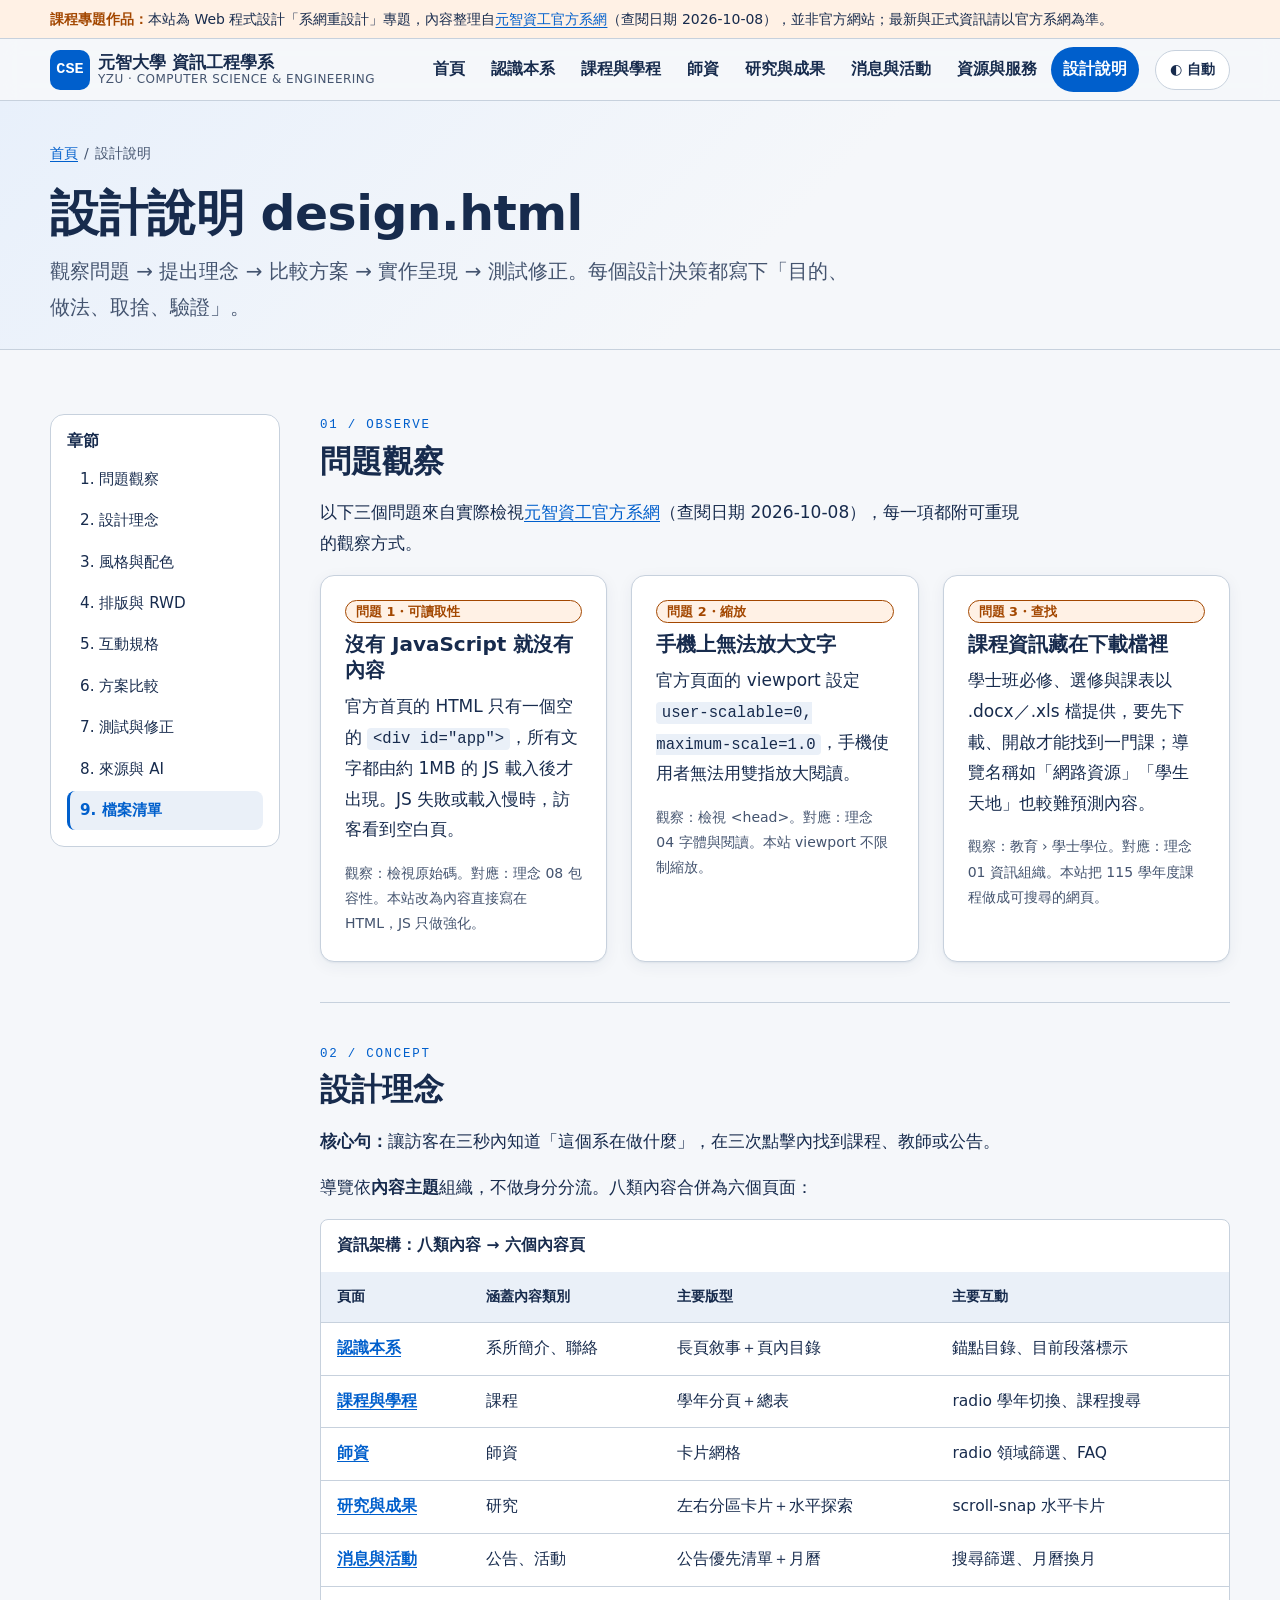
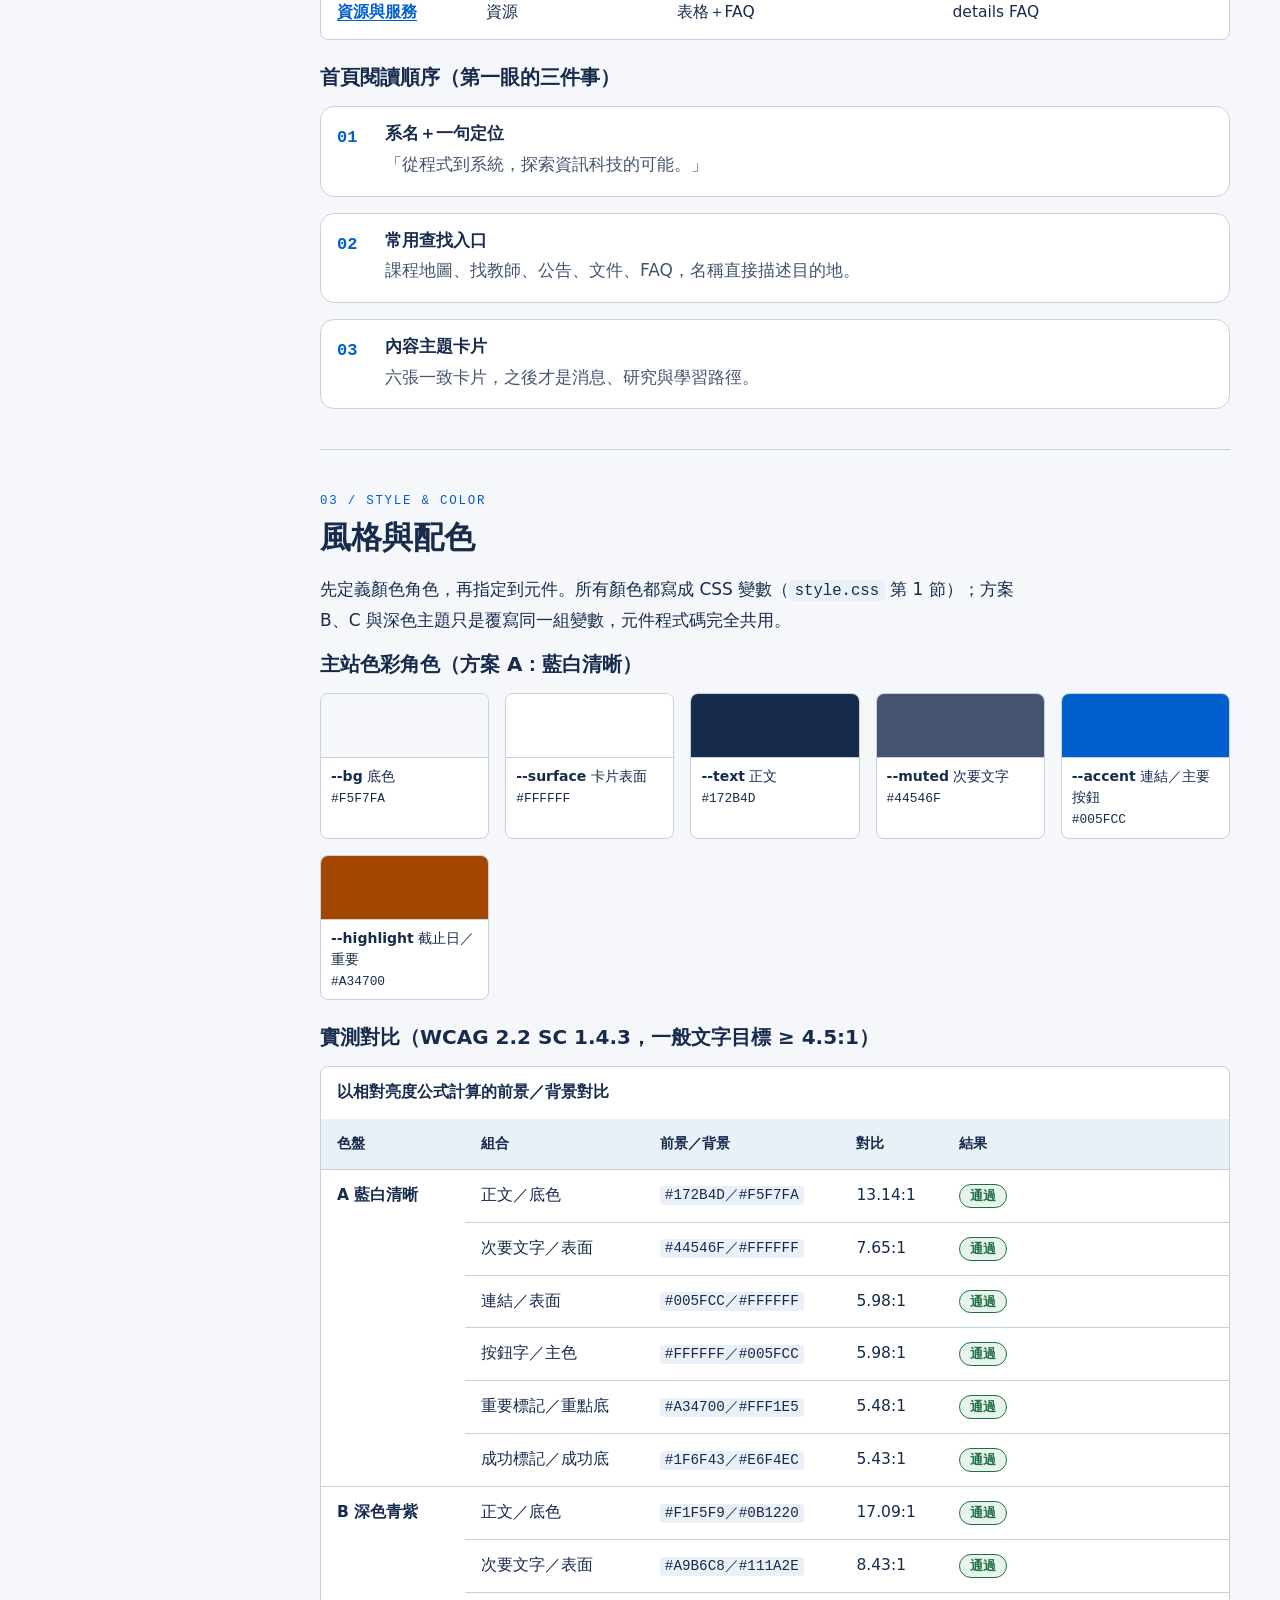
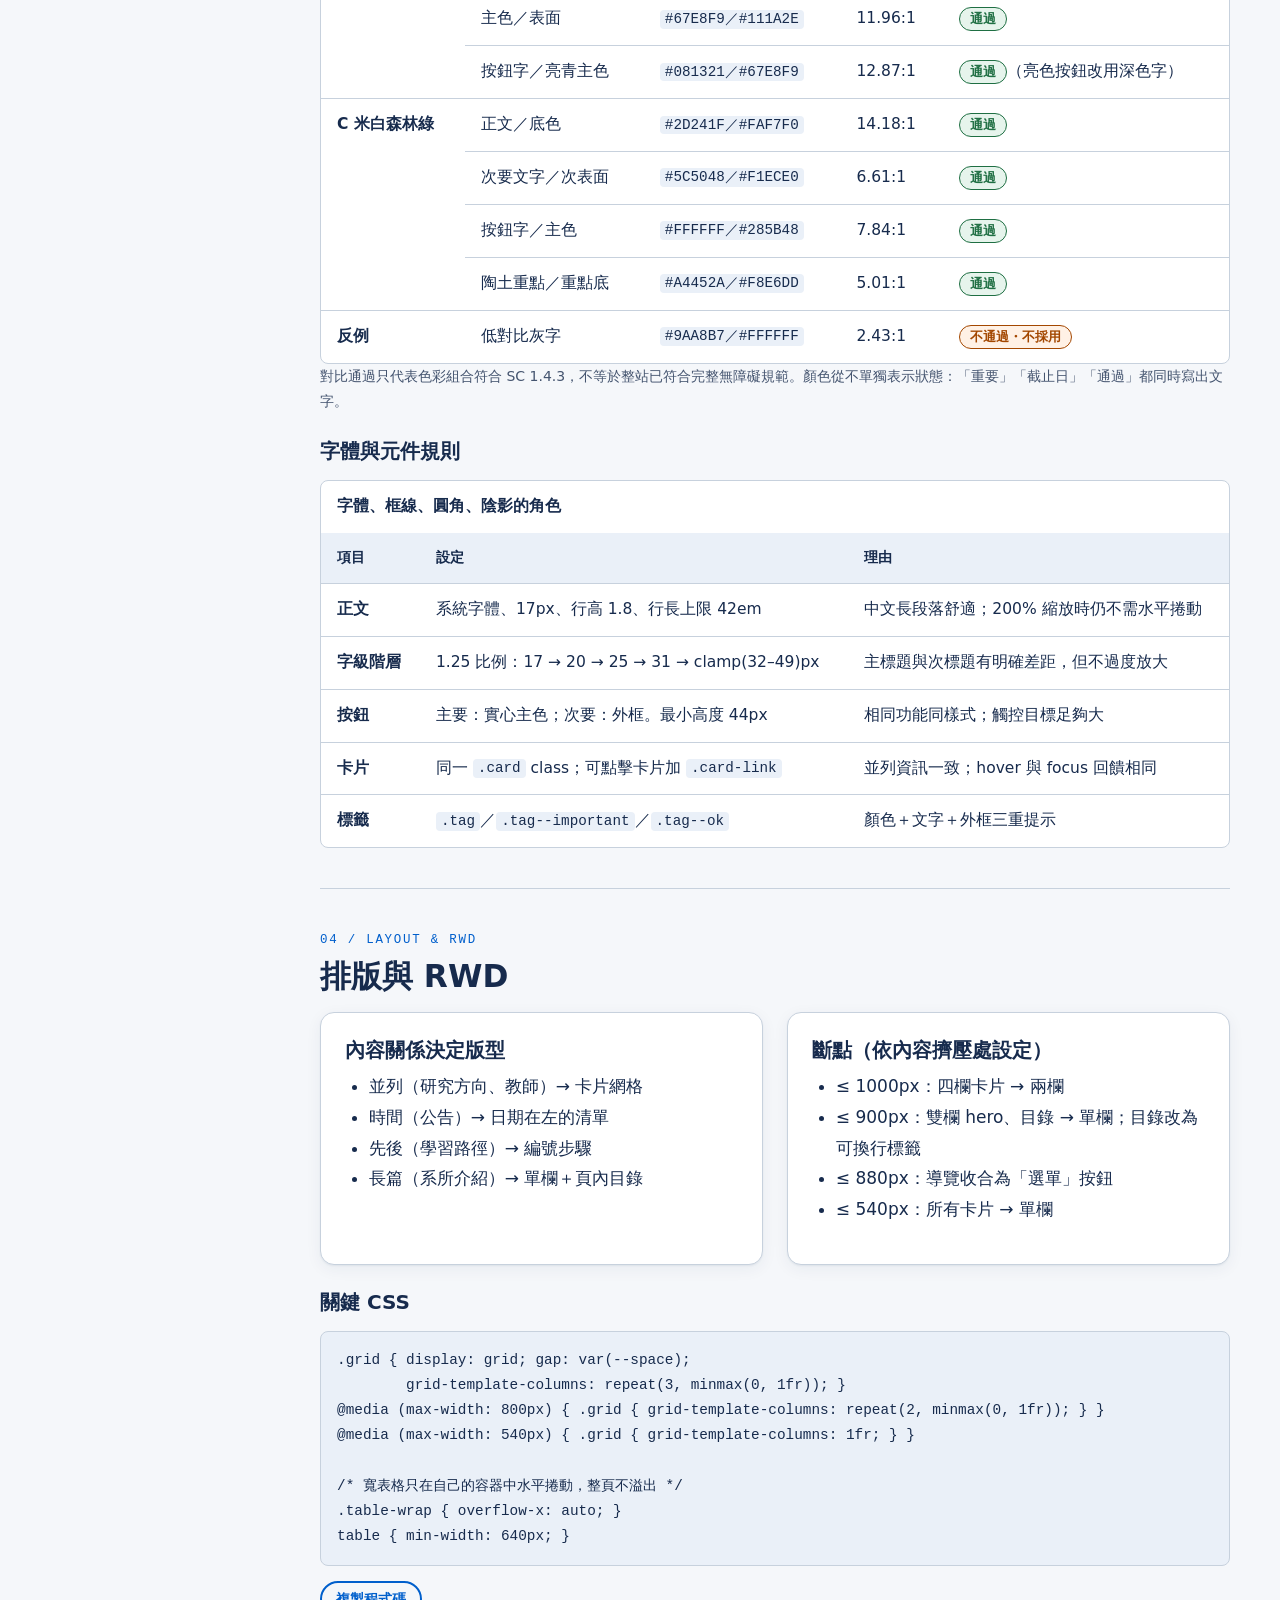
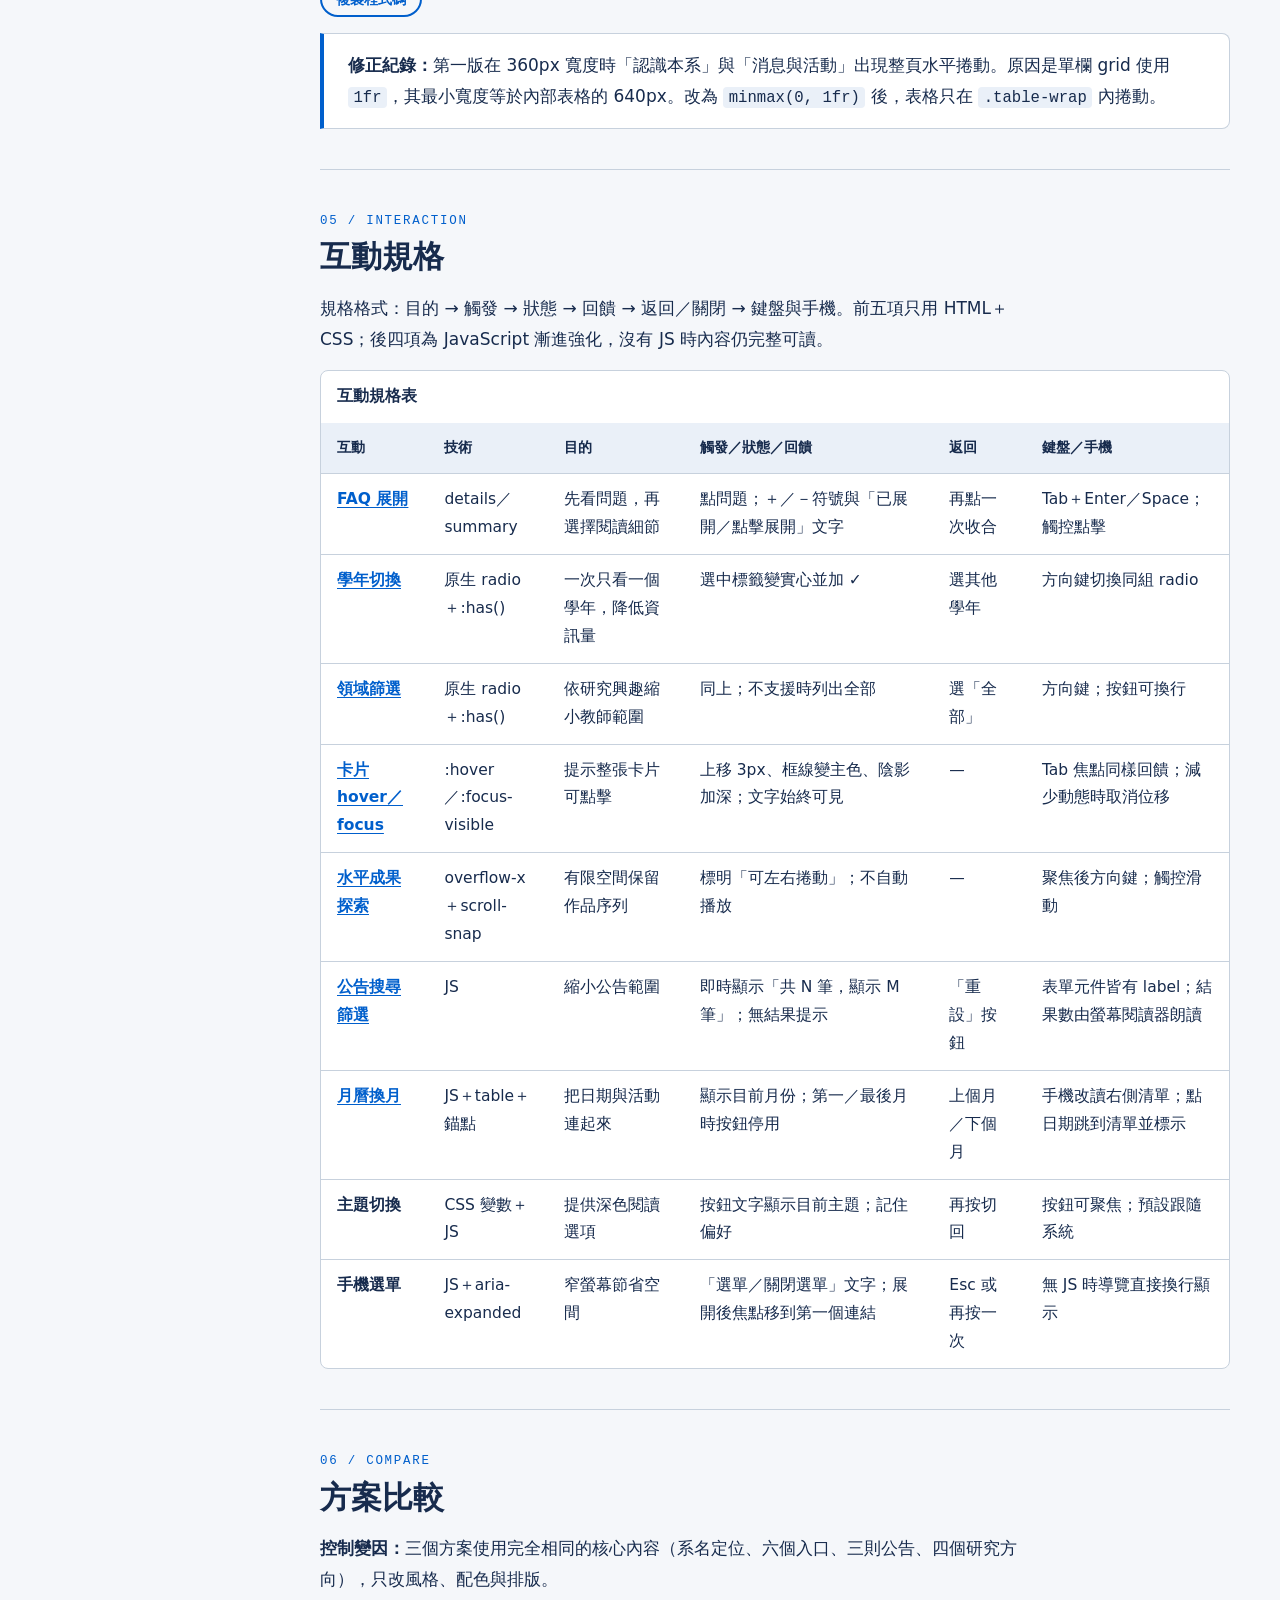
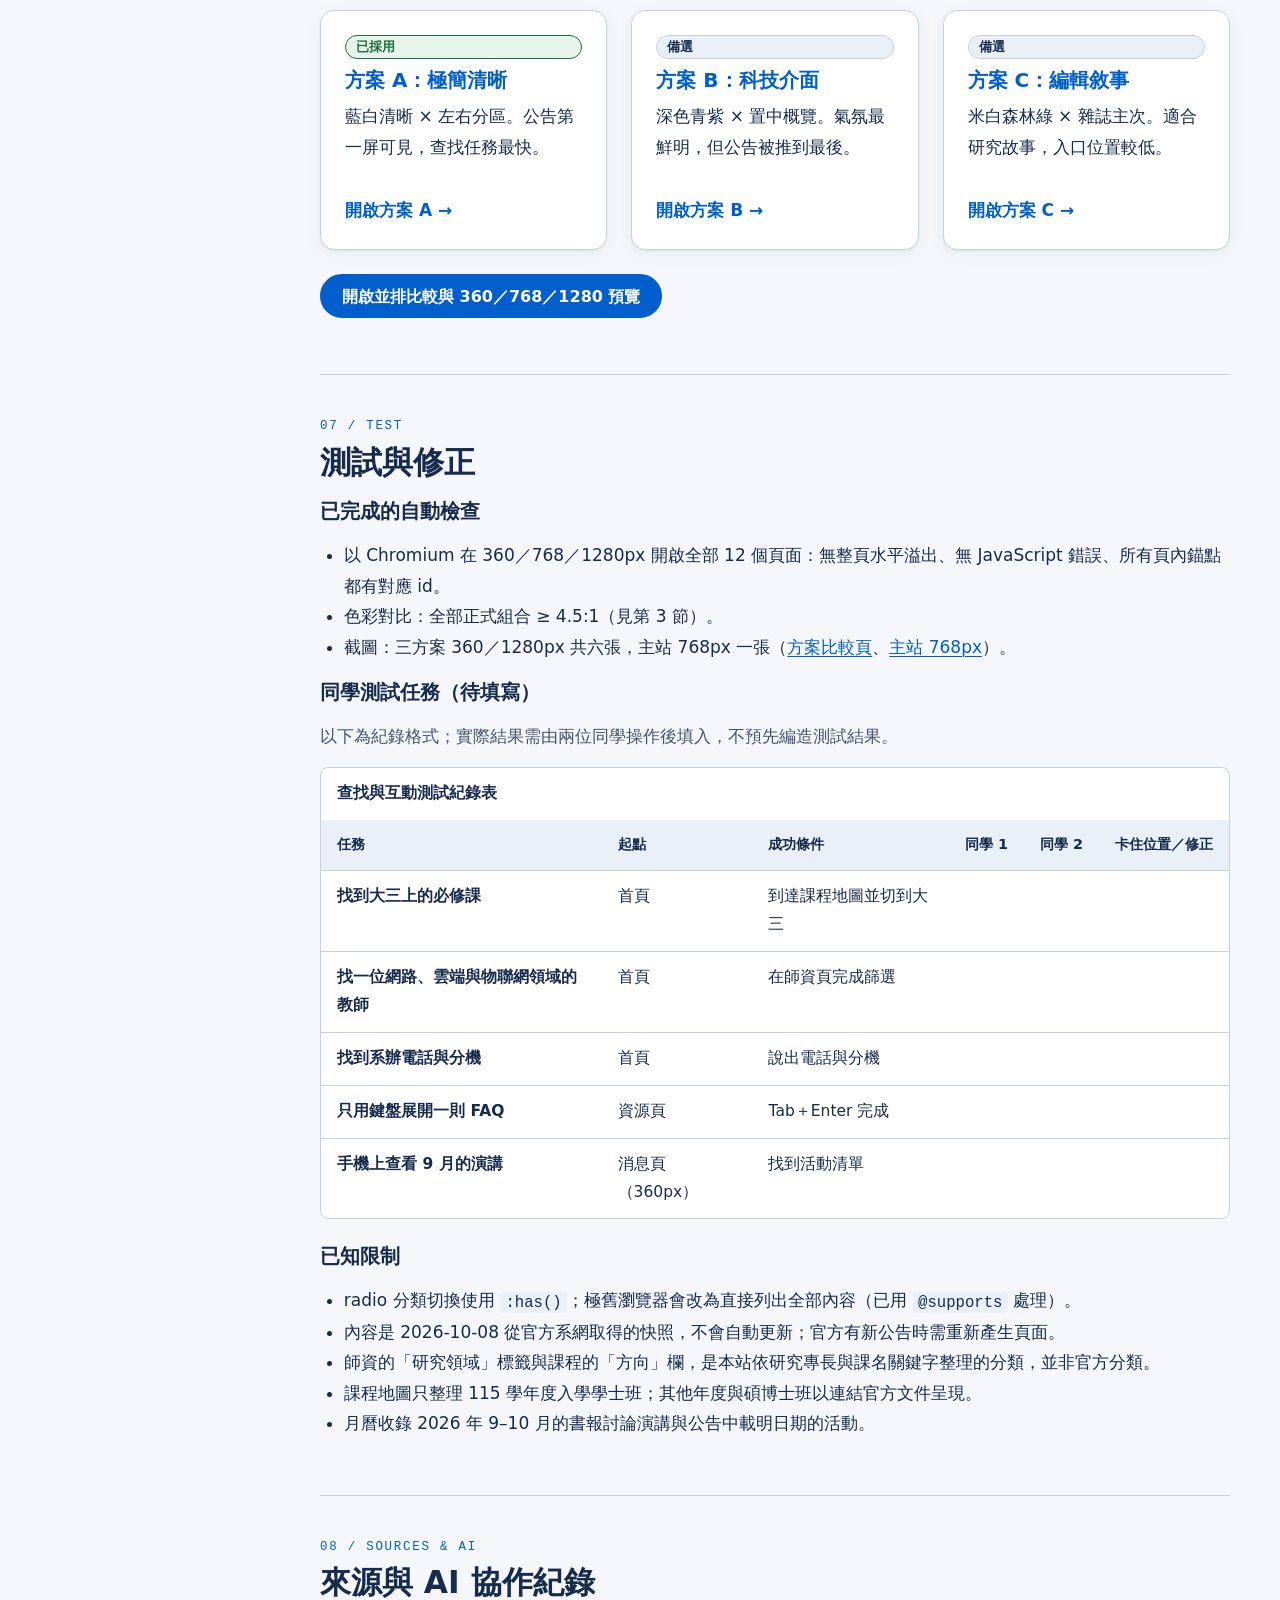
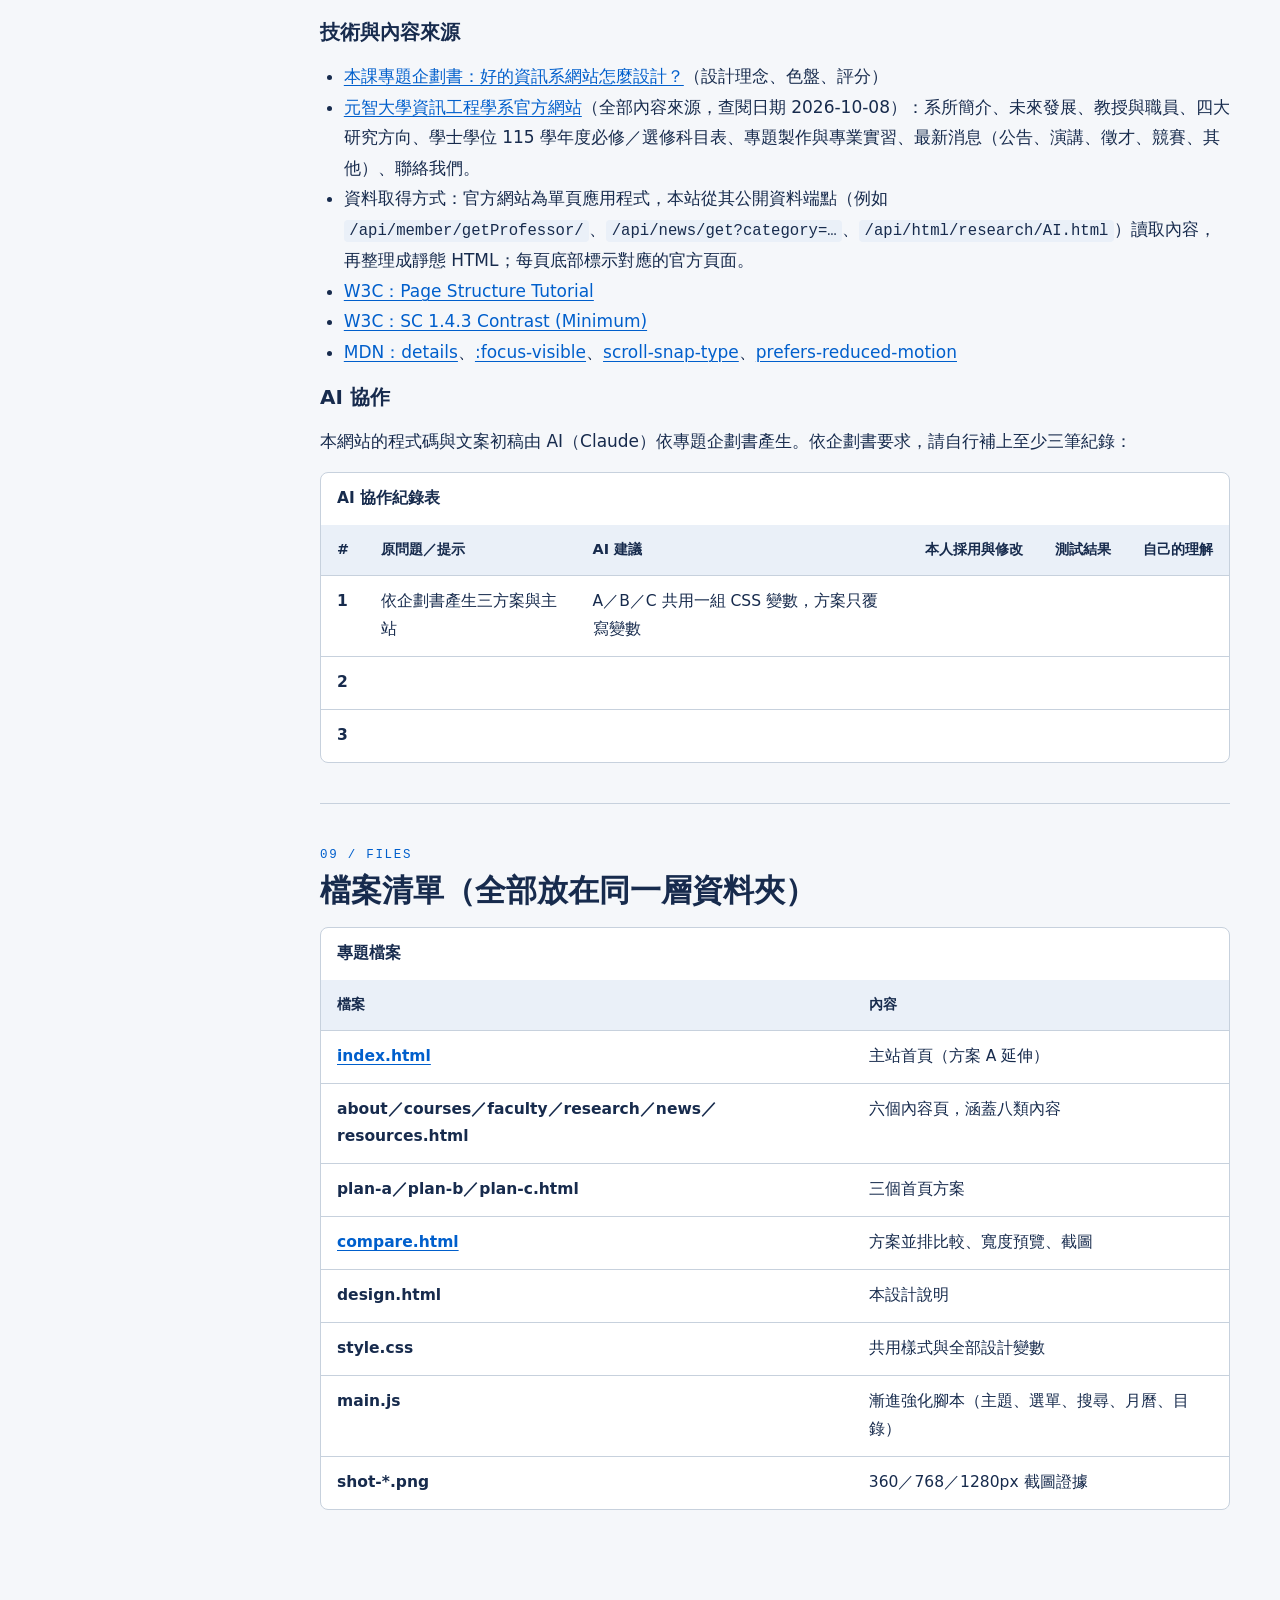
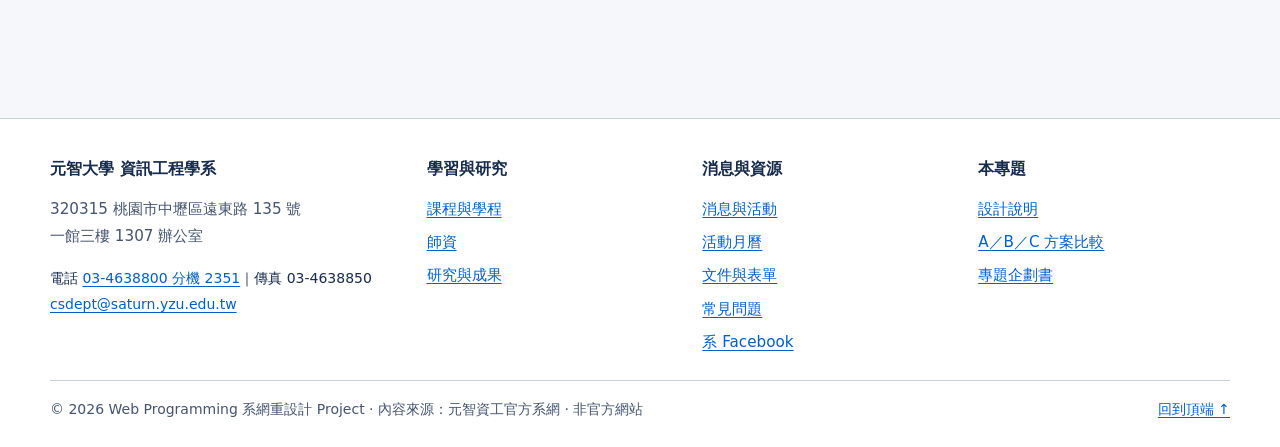
<file: design.html>
<!DOCTYPE html>
<html lang="zh-Hant-TW">
<head>
<meta charset="utf-8">
<meta name="viewport" content="width=device-width, initial-scale=1">
<title>設計說明｜系網重設計 Project</title>
<meta name="description" content="系網重設計的問題觀察、設計理念、色彩角色、排版、互動規格、方案比較、測試與來源。">
<link rel="icon" href="data:image/svg+xml,%3Csvg xmlns='http://www.w3.org/2000/svg' viewBox='0 0 32 32'%3E%3Crect width='32' height='32' rx='8' fill='%23005FCC'/%3E%3Ctext x='16' y='21' font-size='13' font-family='monospace' font-weight='700' fill='white' text-anchor='middle'%3ECSE%3C/text%3E%3C/svg%3E">
<link rel="stylesheet" href="style.css">
<script>try{var t=localStorage.getItem('cse-theme');if(t)document.documentElement.setAttribute('data-theme',t)}catch(e){}</script>
</head>
<body id="top">
<a class="skip-link" href="#main">跳到主要內容</a>
<div class="demo-bar" role="note"><div class="container"><strong>課程專題作品：</strong>本站為 Web 程式設計「系網重設計」專題，內容整理自<a href="https://www.cse.yzu.edu.tw/" rel="noopener">元智資工官方系網</a>（查閱日期 2026-10-08），並非官方網站；最新與正式資訊請以官方系網為準。</div></div>
<header class="site-header">
  <div class="container header-inner">
    <a class="brand" href="index.html" aria-label="元智大學資訊工程學系 首頁">
      <span class="brand-mark" aria-hidden="true">CSE</span>
      <span class="brand-text"><span class="brand-name">元智大學 資訊工程學系</span><span class="brand-sub">YZU · COMPUTER SCIENCE &amp; ENGINEERING</span></span>
    </a>
    <nav class="site-nav" id="site-nav" aria-label="主要導覽">
      <ul>
      <li><a href="index.html">首頁</a></li>
      <li><a href="about.html">認識本系</a></li>
      <li><a href="courses.html">課程與學程</a></li>
      <li><a href="faculty.html">師資</a></li>
      <li><a href="research.html">研究與成果</a></li>
      <li><a href="news.html">消息與活動</a></li>
      <li><a href="resources.html">資源與服務</a></li>
      <li><a href="design.html" aria-current="page">設計說明</a></li>
      </ul>
    </nav>
    <button class="theme-toggle" type="button" data-theme-toggle>◐ 自動</button>
    <button class="nav-toggle" type="button" aria-expanded="false" aria-controls="site-nav">選單</button>
  </div>
</header>
<main id="main">
  <section class="page-hero">
    <div class="container">
      <nav class="breadcrumb" aria-label="麵包屑"><ol><li><a href="index.html">首頁</a></li><li><span aria-current="page">設計說明</span></li></ol></nav>
      <h1>設計說明 design.html</h1>
      <p class="lead">觀察問題 → 提出理念 → 比較方案 → 實作呈現 → 測試修正。每個設計決策都寫下「目的、做法、取捨、驗證」。</p>
    </div>
  </section>

  <div class="section">
    <div class="container with-toc">
      <nav class="toc" aria-labelledby="dtoc">
        <h2 id="dtoc">章節</h2>
        <ol>
          <li><a href="#observe">1. 問題觀察</a></li>
          <li><a href="#concept">2. 設計理念</a></li>
          <li><a href="#color">3. 風格與配色</a></li>
          <li><a href="#layout">4. 排版與 RWD</a></li>
          <li><a href="#interaction">5. 互動規格</a></li>
          <li><a href="#compare">6. 方案比較</a></li>
          <li><a href="#test">7. 測試與修正</a></li>
          <li><a href="#sources">8. 來源與 AI</a></li>
          <li><a href="#files">9. 檔案清單</a></li>
        </ol>
      </nav>

      <div>
        <!-- 1 -->
        <section class="toc-section" id="observe" aria-labelledby="observe-h">
          <span class="kicker">01 / OBSERVE</span>
          <h2 id="observe-h">問題觀察</h2>
          <p class="prose">以下三個問題來自實際檢視<a href="https://www.cse.yzu.edu.tw/" rel="noopener">元智資工官方系網</a>（查閱日期 2026-10-08），每一項都附可重現的觀察方式。</p>
          <div class="grid">
            <div class="card"><span class="tag tag--important">問題 1・可讀取性</span><h3 style="margin-top:8px">沒有 JavaScript 就沒有內容</h3><p>官方首頁的 HTML 只有一個空的 <code>&lt;div id="app"&gt;</code>，所有文字都由約 1MB 的 JS 載入後才出現。JS 失敗或載入慢時，訪客看到空白頁。</p><p class="small muted">觀察：檢視原始碼。對應：理念 08 包容性。本站改為內容直接寫在 HTML，JS 只做強化。</p></div>
            <div class="card"><span class="tag tag--important">問題 2・縮放</span><h3 style="margin-top:8px">手機上無法放大文字</h3><p>官方頁面的 viewport 設定 <code>user-scalable=0, maximum-scale=1.0</code>，手機使用者無法用雙指放大閱讀。</p><p class="small muted">觀察：檢視 &lt;head&gt;。對應：理念 04 字體與閱讀。本站 viewport 不限制縮放。</p></div>
            <div class="card"><span class="tag tag--important">問題 3・查找</span><h3 style="margin-top:8px">課程資訊藏在下載檔裡</h3><p>學士班必修、選修與課表以 .docx／.xls 檔提供，要先下載、開啟才能找到一門課；導覽名稱如「網路資源」「學生天地」也較難預測內容。</p><p class="small muted">觀察：教育 › 學士學位。對應：理念 01 資訊組織。本站把 115 學年度課程做成可搜尋的網頁。</p></div>
          </div>
        </section>

        <!-- 2 -->
        <section class="toc-section" id="concept" aria-labelledby="concept-h">
          <span class="kicker">02 / CONCEPT</span>
          <h2 id="concept-h">設計理念</h2>
          <div class="prose">
            <p><strong>核心句：</strong>讓訪客在三秒內知道「這個系在做什麼」，在三次點擊內找到課程、教師或公告。</p>
            <p>導覽依<strong>內容主題</strong>組織，不做身分分流。八類內容合併為六個頁面：</p>
          </div>
          <div class="table-wrap" tabindex="0" role="region" aria-labelledby="ia-cap">
            <table>
              <caption id="ia-cap">資訊架構：八類內容 → 六個內容頁</caption>
              <thead><tr><th scope="col">頁面</th><th scope="col">涵蓋內容類別</th><th scope="col">主要版型</th><th scope="col">主要互動</th></tr></thead>
              <tbody>
                <tr><th scope="row"><a href="about.html">認識本系</a></th><td>系所簡介、聯絡</td><td>長頁敘事＋頁內目錄</td><td>錨點目錄、目前段落標示</td></tr>
                <tr><th scope="row"><a href="courses.html">課程與學程</a></th><td>課程</td><td>學年分頁＋總表</td><td>radio 學年切換、課程搜尋</td></tr>
                <tr><th scope="row"><a href="faculty.html">師資</a></th><td>師資</td><td>卡片網格</td><td>radio 領域篩選、FAQ</td></tr>
                <tr><th scope="row"><a href="research.html">研究與成果</a></th><td>研究</td><td>左右分區卡片＋水平探索</td><td>scroll-snap 水平卡片</td></tr>
                <tr><th scope="row"><a href="news.html">消息與活動</a></th><td>公告、活動</td><td>公告優先清單＋月曆</td><td>搜尋篩選、月曆換月</td></tr>
                <tr><th scope="row"><a href="resources.html">資源與服務</a></th><td>資源</td><td>表格＋FAQ</td><td>details FAQ</td></tr>
              </tbody>
            </table>
          </div>
          <h3 style="margin-top:var(--space)">首頁閱讀順序（第一眼的三件事）</h3>
          <ol class="steps">
            <li><h3>系名＋一句定位</h3><p>「從程式到系統，探索資訊科技的可能。」</p></li>
            <li><h3>常用查找入口</h3><p>課程地圖、找教師、公告、文件、FAQ，名稱直接描述目的地。</p></li>
            <li><h3>內容主題卡片</h3><p>六張一致卡片，之後才是消息、研究與學習路徑。</p></li>
          </ol>
        </section>

        <!-- 3 -->
        <section class="toc-section" id="color" aria-labelledby="color-h">
          <span class="kicker">03 / STYLE &amp; COLOR</span>
          <h2 id="color-h">風格與配色</h2>
          <p class="prose">先定義顏色角色，再指定到元件。所有顏色都寫成 CSS 變數（<code>style.css</code> 第 1 節）；方案 B、C 與深色主題只是覆寫同一組變數，元件程式碼完全共用。</p>
          <h3>主站色彩角色（方案 A：藍白清晰）</h3>
          <div class="swatches">
            <div class="swatch"><div class="swatch-chip" style="background:#F5F7FA"></div><div class="swatch-body"><strong>--bg</strong> 底色<br><code>#F5F7FA</code></div></div>
            <div class="swatch"><div class="swatch-chip" style="background:#FFFFFF"></div><div class="swatch-body"><strong>--surface</strong> 卡片表面<br><code>#FFFFFF</code></div></div>
            <div class="swatch"><div class="swatch-chip" style="background:#172B4D"></div><div class="swatch-body"><strong>--text</strong> 正文<br><code>#172B4D</code></div></div>
            <div class="swatch"><div class="swatch-chip" style="background:#44546F"></div><div class="swatch-body"><strong>--muted</strong> 次要文字<br><code>#44546F</code></div></div>
            <div class="swatch"><div class="swatch-chip" style="background:#005FCC"></div><div class="swatch-body"><strong>--accent</strong> 連結／主要按鈕<br><code>#005FCC</code></div></div>
            <div class="swatch"><div class="swatch-chip" style="background:#A34700"></div><div class="swatch-body"><strong>--highlight</strong> 截止日／重要<br><code>#A34700</code></div></div>
          </div>

          <h3 style="margin-top:var(--space)">實測對比（WCAG 2.2 SC 1.4.3，一般文字目標 ≥ 4.5:1）</h3>
          <div class="table-wrap" tabindex="0" role="region" aria-labelledby="cr-cap">
            <table>
              <caption id="cr-cap">以相對亮度公式計算的前景／背景對比</caption>
              <thead><tr><th scope="col">色盤</th><th scope="col">組合</th><th scope="col">前景／背景</th><th scope="col">對比</th><th scope="col">結果</th></tr></thead>
              <tbody>
                <tr><th scope="row" rowspan="6">A 藍白清晰</th><td>正文／底色</td><td><code>#172B4D／#F5F7FA</code></td><td>13.14:1</td><td><span class="tag tag--ok">通過</span></td></tr>
                <tr><td>次要文字／表面</td><td><code>#44546F／#FFFFFF</code></td><td>7.65:1</td><td><span class="tag tag--ok">通過</span></td></tr>
                <tr><td>連結／表面</td><td><code>#005FCC／#FFFFFF</code></td><td>5.98:1</td><td><span class="tag tag--ok">通過</span></td></tr>
                <tr><td>按鈕字／主色</td><td><code>#FFFFFF／#005FCC</code></td><td>5.98:1</td><td><span class="tag tag--ok">通過</span></td></tr>
                <tr><td>重要標記／重點底</td><td><code>#A34700／#FFF1E5</code></td><td>5.48:1</td><td><span class="tag tag--ok">通過</span></td></tr>
                <tr><td>成功標記／成功底</td><td><code>#1F6F43／#E6F4EC</code></td><td>5.43:1</td><td><span class="tag tag--ok">通過</span></td></tr>
                <tr><th scope="row" rowspan="4">B 深色青紫</th><td>正文／底色</td><td><code>#F1F5F9／#0B1220</code></td><td>17.09:1</td><td><span class="tag tag--ok">通過</span></td></tr>
                <tr><td>次要文字／表面</td><td><code>#A9B6C8／#111A2E</code></td><td>8.43:1</td><td><span class="tag tag--ok">通過</span></td></tr>
                <tr><td>主色／表面</td><td><code>#67E8F9／#111A2E</code></td><td>11.96:1</td><td><span class="tag tag--ok">通過</span></td></tr>
                <tr><td>按鈕字／亮青主色</td><td><code>#081321／#67E8F9</code></td><td>12.87:1</td><td><span class="tag tag--ok">通過</span>（亮色按鈕改用深色字）</td></tr>
                <tr><th scope="row" rowspan="4">C 米白森林綠</th><td>正文／底色</td><td><code>#2D241F／#FAF7F0</code></td><td>14.18:1</td><td><span class="tag tag--ok">通過</span></td></tr>
                <tr><td>次要文字／次表面</td><td><code>#5C5048／#F1ECE0</code></td><td>6.61:1</td><td><span class="tag tag--ok">通過</span></td></tr>
                <tr><td>按鈕字／主色</td><td><code>#FFFFFF／#285B48</code></td><td>7.84:1</td><td><span class="tag tag--ok">通過</span></td></tr>
                <tr><td>陶土重點／重點底</td><td><code>#A4452A／#F8E6DD</code></td><td>5.01:1</td><td><span class="tag tag--ok">通過</span></td></tr>
                <tr><th scope="row">反例</th><td>低對比灰字</td><td><code>#9AA8B7／#FFFFFF</code></td><td>2.43:1</td><td><span class="tag tag--important">不通過・不採用</span></td></tr>
              </tbody>
            </table>
          </div>
          <p class="small muted">對比通過只代表色彩組合符合 SC 1.4.3，不等於整站已符合完整無障礙規範。顏色從不單獨表示狀態：「重要」「截止日」「通過」都同時寫出文字。</p>

          <h3 style="margin-top:var(--space)">字體與元件規則</h3>
          <div class="table-wrap" tabindex="0" role="region" aria-labelledby="type-cap">
            <table>
              <caption id="type-cap">字體、框線、圓角、陰影的角色</caption>
              <thead><tr><th scope="col">項目</th><th scope="col">設定</th><th scope="col">理由</th></tr></thead>
              <tbody>
                <tr><th scope="row">正文</th><td>系統字體、17px、行高 1.8、行長上限 42em</td><td>中文長段落舒適；200% 縮放時仍不需水平捲動</td></tr>
                <tr><th scope="row">字級階層</th><td>1.25 比例：17 → 20 → 25 → 31 → clamp(32–49)px</td><td>主標題與次標題有明確差距，但不過度放大</td></tr>
                <tr><th scope="row">按鈕</th><td>主要：實心主色；次要：外框。最小高度 44px</td><td>相同功能同樣式；觸控目標足夠大</td></tr>
                <tr><th scope="row">卡片</th><td>同一 <code>.card</code> class；可點擊卡片加 <code>.card-link</code></td><td>並列資訊一致；hover 與 focus 回饋相同</td></tr>
                <tr><th scope="row">標籤</th><td><code>.tag</code>／<code>.tag--important</code>／<code>.tag--ok</code></td><td>顏色＋文字＋外框三重提示</td></tr>
              </tbody>
            </table>
          </div>
        </section>

        <!-- 4 -->
        <section class="toc-section" id="layout" aria-labelledby="layout-h">
          <span class="kicker">04 / LAYOUT &amp; RWD</span>
          <h2 id="layout-h">排版與 RWD</h2>
          <div class="grid grid--2">
            <div class="card"><h3>內容關係決定版型</h3><ul><li>並列（研究方向、教師）→ 卡片網格</li><li>時間（公告）→ 日期在左的清單</li><li>先後（學習路徑）→ 編號步驟</li><li>長篇（系所介紹）→ 單欄＋頁內目錄</li></ul></div>
            <div class="card"><h3>斷點（依內容擠壓處設定）</h3><ul><li>≤ 1000px：四欄卡片 → 兩欄</li><li>≤ 900px：雙欄 hero、目錄 → 單欄；目錄改為可換行標籤</li><li>≤ 880px：導覽收合為「選單」按鈕</li><li>≤ 540px：所有卡片 → 單欄</li></ul></div>
          </div>
          <h3 style="margin-top:var(--space)">關鍵 CSS</h3>
          <pre><code id="grid-code">.grid { display: grid; gap: var(--space);
        grid-template-columns: repeat(3, minmax(0, 1fr)); }
@media (max-width: 800px) { .grid { grid-template-columns: repeat(2, minmax(0, 1fr)); } }
@media (max-width: 540px) { .grid { grid-template-columns: 1fr; } }

/* 寬表格只在自己的容器中水平捲動，整頁不溢出 */
.table-wrap { overflow-x: auto; }
table { min-width: 640px; }</code></pre>
          <p><button class="btn btn--ghost btn--sm js-only" type="button" data-copy="#grid-code">複製程式碼</button></p>
          <div class="callout">
            <p><strong>修正紀錄：</strong>第一版在 360px 寬度時「認識本系」與「消息與活動」出現整頁水平捲動。原因是單欄 grid 使用 <code>1fr</code>，其最小寬度等於內部表格的 640px。改為 <code>minmax(0, 1fr)</code> 後，表格只在 <code>.table-wrap</code> 內捲動。</p>
          </div>
        </section>

        <!-- 5 -->
        <section class="toc-section" id="interaction" aria-labelledby="int-h">
          <span class="kicker">05 / INTERACTION</span>
          <h2 id="int-h">互動規格</h2>
          <p class="prose">規格格式：目的 → 觸發 → 狀態 → 回饋 → 返回／關閉 → 鍵盤與手機。前五項只用 HTML＋CSS；後四項為 JavaScript 漸進強化，沒有 JS 時內容仍完整可讀。</p>
          <div class="table-wrap" tabindex="0" role="region" aria-labelledby="int-cap">
            <table>
              <caption id="int-cap">互動規格表</caption>
              <thead><tr><th scope="col">互動</th><th scope="col">技術</th><th scope="col">目的</th><th scope="col">觸發／狀態／回饋</th><th scope="col">返回</th><th scope="col">鍵盤／手機</th></tr></thead>
              <tbody>
                <tr><th scope="row"><a href="resources.html#faq">FAQ 展開</a></th><td>details／summary</td><td>先看問題，再選擇閱讀細節</td><td>點問題；＋／－符號與「已展開／點擊展開」文字</td><td>再點一次收合</td><td>Tab＋Enter／Space；觸控點擊</td></tr>
                <tr><th scope="row"><a href="courses.html#map">學年切換</a></th><td>原生 radio＋:has()</td><td>一次只看一個學年，降低資訊量</td><td>選中標籤變實心並加 ✓</td><td>選其他學年</td><td>方向鍵切換同組 radio</td></tr>
                <tr><th scope="row"><a href="faculty.html">領域篩選</a></th><td>原生 radio＋:has()</td><td>依研究興趣縮小教師範圍</td><td>同上；不支援時列出全部</td><td>選「全部」</td><td>方向鍵；按鈕可換行</td></tr>
                <tr><th scope="row"><a href="index.html">卡片 hover／focus</a></th><td>:hover／:focus-visible</td><td>提示整張卡片可點擊</td><td>上移 3px、框線變主色、陰影加深；文字始終可見</td><td>—</td><td>Tab 焦點同樣回饋；減少動態時取消位移</td></tr>
                <tr><th scope="row"><a href="research.html#showcase">水平成果探索</a></th><td>overflow-x＋scroll-snap</td><td>有限空間保留作品序列</td><td>標明「可左右捲動」；不自動播放</td><td>—</td><td>聚焦後方向鍵；觸控滑動</td></tr>
                <tr><th scope="row"><a href="news.html">公告搜尋篩選</a></th><td>JS</td><td>縮小公告範圍</td><td>即時顯示「共 N 筆，顯示 M 筆」；無結果提示</td><td>「重設」按鈕</td><td>表單元件皆有 label；結果數由螢幕閱讀器朗讀</td></tr>
                <tr><th scope="row"><a href="news.html#calendar">月曆換月</a></th><td>JS＋table＋錨點</td><td>把日期與活動連起來</td><td>顯示目前月份；第一／最後月時按鈕停用</td><td>上個月／下個月</td><td>手機改讀右側清單；點日期跳到清單並標示</td></tr>
                <tr><th scope="row">主題切換</th><td>CSS 變數＋JS</td><td>提供深色閱讀選項</td><td>按鈕文字顯示目前主題；記住偏好</td><td>再按切回</td><td>按鈕可聚焦；預設跟隨系統</td></tr>
                <tr><th scope="row">手機選單</th><td>JS＋aria-expanded</td><td>窄螢幕節省空間</td><td>「選單／關閉選單」文字；展開後焦點移到第一個連結</td><td>Esc 或再按一次</td><td>無 JS 時導覽直接換行顯示</td></tr>
              </tbody>
            </table>
          </div>
        </section>

        <!-- 6 -->
        <section class="toc-section" id="compare" aria-labelledby="cmp-h">
          <span class="kicker">06 / COMPARE</span>
          <h2 id="cmp-h">方案比較</h2>
          <p class="prose"><strong>控制變因：</strong>三個方案使用完全相同的核心內容（系名定位、六個入口、三則公告、四個研究方向），只改風格、配色與排版。</p>
          <div class="grid">
            <a class="card card-link" href="plan-a.html"><span class="tag tag--ok">已採用</span><h3 style="margin-top:8px">方案 A：極簡清晰</h3><p>藍白清晰 × 左右分區。公告第一屏可見，查找任務最快。</p><span class="more">開啟方案 A →</span></a>
            <a class="card card-link" href="plan-b.html"><span class="tag">備選</span><h3 style="margin-top:8px">方案 B：科技介面</h3><p>深色青紫 × 置中概覽。氣氛最鮮明，但公告被推到最後。</p><span class="more">開啟方案 B →</span></a>
            <a class="card card-link" href="plan-c.html"><span class="tag">備選</span><h3 style="margin-top:8px">方案 C：編輯敘事</h3><p>米白森林綠 × 雜誌主次。適合研究故事，入口位置較低。</p><span class="more">開啟方案 C →</span></a>
          </div>
          <p style="margin-top:var(--space)"><a class="btn" href="compare.html">開啟並排比較與 360／768／1280 預覽</a></p>
        </section>

        <!-- 7 -->
        <section class="toc-section" id="test" aria-labelledby="test-h">
          <span class="kicker">07 / TEST</span>
          <h2 id="test-h">測試與修正</h2>
          <h3>已完成的自動檢查</h3>
          <ul>
            <li>以 Chromium 在 360／768／1280px 開啟全部 12 個頁面：無整頁水平溢出、無 JavaScript 錯誤、所有頁內錨點都有對應 id。</li>
            <li>色彩對比：全部正式組合 ≥ 4.5:1（見第 3 節）。</li>
            <li>截圖：三方案 360／1280px 共六張，主站 768px 一張（<a href="compare.html">方案比較頁</a>、<a href="shot-main-768.png">主站 768px</a>）。</li>
          </ul>
          <h3>同學測試任務（待填寫）</h3>
          <p class="muted">以下為紀錄格式；實際結果需由兩位同學操作後填入，不預先編造測試結果。</p>
          <div class="table-wrap" tabindex="0" role="region" aria-labelledby="ut-cap">
            <table>
              <caption id="ut-cap">查找與互動測試紀錄表</caption>
              <thead><tr><th scope="col">任務</th><th scope="col">起點</th><th scope="col">成功條件</th><th scope="col">同學 1</th><th scope="col">同學 2</th><th scope="col">卡住位置／修正</th></tr></thead>
              <tbody>
                <tr><th scope="row">找到大三上的必修課</th><td>首頁</td><td>到達課程地圖並切到大三</td><td></td><td></td><td></td></tr>
                <tr><th scope="row">找一位網路、雲端與物聯網領域的教師</th><td>首頁</td><td>在師資頁完成篩選</td><td></td><td></td><td></td></tr>
                <tr><th scope="row">找到系辦電話與分機</th><td>首頁</td><td>說出電話與分機</td><td></td><td></td><td></td></tr>
                <tr><th scope="row">只用鍵盤展開一則 FAQ</th><td>資源頁</td><td>Tab＋Enter 完成</td><td></td><td></td><td></td></tr>
                <tr><th scope="row">手機上查看 9 月的演講</th><td>消息頁（360px）</td><td>找到活動清單</td><td></td><td></td><td></td></tr>
              </tbody>
            </table>
          </div>
          <h3 style="margin-top:var(--space)">已知限制</h3>
          <ul>
            <li>radio 分類切換使用 <code>:has()</code>；極舊瀏覽器會改為直接列出全部內容（已用 <code>@supports</code> 處理）。</li>
            <li>內容是 2026-10-08 從官方系網取得的快照，不會自動更新；官方有新公告時需重新產生頁面。</li>
            <li>師資的「研究領域」標籤與課程的「方向」欄，是本站依研究專長與課名關鍵字整理的分類，並非官方分類。</li>
            <li>課程地圖只整理 115 學年度入學學士班；其他年度與碩博士班以連結官方文件呈現。</li>
            <li>月曆收錄 2026 年 9–10 月的書報討論演講與公告中載明日期的活動。</li>
          </ul>
        </section>

        <!-- 8 -->
        <section class="toc-section" id="sources" aria-labelledby="src-h">
          <span class="kicker">08 / SOURCES &amp; AI</span>
          <h2 id="src-h">來源與 AI 協作紀錄</h2>
          <h3>技術與內容來源</h3>
          <ul>
            <li><a href="YZU_CSE_Website_Redesign_Project_Plan.html">本課專題企劃書：好的資訊系網站怎麼設計？</a>（設計理念、色盤、評分）</li>
            <li><a href="https://www.cse.yzu.edu.tw/" rel="noopener">元智大學資訊工程學系官方網站</a>（全部內容來源，查閱日期 2026-10-08）：系所簡介、未來發展、教授與職員、四大研究方向、學士學位 115 學年度必修／選修科目表、專題製作與專業實習、最新消息（公告、演講、徵才、競賽、其他）、聯絡我們。</li>
            <li>資料取得方式：官方網站為單頁應用程式，本站從其公開資料端點（例如 <code>/api/member/getProfessor/</code>、<code>/api/news/get?category=…</code>、<code>/api/html/research/AI.html</code>）讀取內容，再整理成靜態 HTML；每頁底部標示對應的官方頁面。</li>
            <li><a href="https://www.w3.org/WAI/tutorials/page-structure/" rel="noopener">W3C：Page Structure Tutorial</a></li>
            <li><a href="https://www.w3.org/WAI/WCAG22/Understanding/contrast-minimum.html" rel="noopener">W3C：SC 1.4.3 Contrast (Minimum)</a></li>
            <li><a href="https://developer.mozilla.org/en-US/docs/Web/HTML/Reference/Elements/details" rel="noopener">MDN：details</a>、<a href="https://developer.mozilla.org/en-US/docs/Web/CSS/:focus-visible" rel="noopener">:focus-visible</a>、<a href="https://developer.mozilla.org/en-US/docs/Web/CSS/scroll-snap-type" rel="noopener">scroll-snap-type</a>、<a href="https://developer.mozilla.org/en-US/docs/Web/CSS/@media/prefers-reduced-motion" rel="noopener">prefers-reduced-motion</a></li>
          </ul>
          <h3>AI 協作</h3>
          <p>本網站的程式碼與文案初稿由 AI（Claude）依專題企劃書產生。依企劃書要求，請自行補上至少三筆紀錄：</p>
          <div class="table-wrap" tabindex="0" role="region" aria-labelledby="ai-cap">
            <table>
              <caption id="ai-cap">AI 協作紀錄表</caption>
              <thead><tr><th scope="col">#</th><th scope="col">原問題／提示</th><th scope="col">AI 建議</th><th scope="col">本人採用與修改</th><th scope="col">測試結果</th><th scope="col">自己的理解</th></tr></thead>
              <tbody>
                <tr><th scope="row">1</th><td>依企劃書產生三方案與主站</td><td>A／B／C 共用一組 CSS 變數，方案只覆寫變數</td><td></td><td></td><td></td></tr>
                <tr><th scope="row">2</th><td></td><td></td><td></td><td></td><td></td></tr>
                <tr><th scope="row">3</th><td></td><td></td><td></td><td></td><td></td></tr>
              </tbody>
            </table>
          </div>
        </section>

        <!-- 9 -->
        <section class="toc-section" id="files" aria-labelledby="files-h">
          <span class="kicker">09 / FILES</span>
          <h2 id="files-h">檔案清單（全部放在同一層資料夾）</h2>
          <div class="table-wrap" tabindex="0" role="region" aria-labelledby="f-cap">
            <table>
              <caption id="f-cap">專題檔案</caption>
              <thead><tr><th scope="col">檔案</th><th scope="col">內容</th></tr></thead>
              <tbody>
                <tr><th scope="row"><a href="index.html">index.html</a></th><td>主站首頁（方案 A 延伸）</td></tr>
                <tr><th scope="row">about／courses／faculty／research／news／resources.html</th><td>六個內容頁，涵蓋八類內容</td></tr>
                <tr><th scope="row">plan-a／plan-b／plan-c.html</th><td>三個首頁方案</td></tr>
                <tr><th scope="row"><a href="compare.html">compare.html</a></th><td>方案並排比較、寬度預覽、截圖</td></tr>
                <tr><th scope="row">design.html</th><td>本設計說明</td></tr>
                <tr><th scope="row">style.css</th><td>共用樣式與全部設計變數</td></tr>
                <tr><th scope="row">main.js</th><td>漸進強化腳本（主題、選單、搜尋、月曆、目錄）</td></tr>
                <tr><th scope="row">shot-*.png</th><td>360／768／1280px 截圖證據</td></tr>
              </tbody>
            </table>
          </div>
        </section>
      </div>
    </div>
  </div>
</main>
<footer class="site-footer">
  <div class="container">
    <div class="footer-grid">
      <section aria-labelledby="ft-about">
        <h2 id="ft-about">元智大學 資訊工程學系</h2>
        <p class="muted">320315 桃園市中壢區遠東路 135 號<br>一館三樓 1307 辦公室</p>
        <p class="small">電話 <a href="tel:+88634638800,2351">03-4638800 分機 2351</a>｜傳真 03-4638850<br><a href="mailto:csdept@saturn.yzu.edu.tw">csdept@saturn.yzu.edu.tw</a></p>
      </section>
      <section aria-labelledby="ft-learn">
        <h2 id="ft-learn">學習與研究</h2>
        <ul><li><a href="courses.html">課程與學程</a></li><li><a href="faculty.html">師資</a></li><li><a href="research.html">研究與成果</a></li></ul>
      </section>
      <section aria-labelledby="ft-news">
        <h2 id="ft-news">消息與資源</h2>
        <ul><li><a href="news.html">消息與活動</a></li><li><a href="news.html#calendar">活動月曆</a></li><li><a href="resources.html">文件與表單</a></li><li><a href="resources.html#faq">常見問題</a></li><li><a href="https://www.facebook.com/yzucs/" rel="noopener">系 Facebook</a></li></ul>
      </section>
      <section aria-labelledby="ft-project">
        <h2 id="ft-project">本專題</h2>
        <ul><li><a href="design.html">設計說明</a></li><li><a href="compare.html">A／B／C 方案比較</a></li><li><a href="YZU_CSE_Website_Redesign_Project_Plan.html">專題企劃書</a></li></ul>
      </section>
    </div>
    <div class="footer-bottom">
      <span>© <span data-year>2026</span> Web Programming 系網重設計 Project · 內容來源：元智資工官方系網 · 非官方網站</span>
      <a href="#top">回到頂端 ↑</a>
    </div>
  </div>
</footer>
<a class="back-to-top" href="#top" aria-label="回到頂端">↑</a>
<script src="main.js"></script>
</body>
</html>
</file>
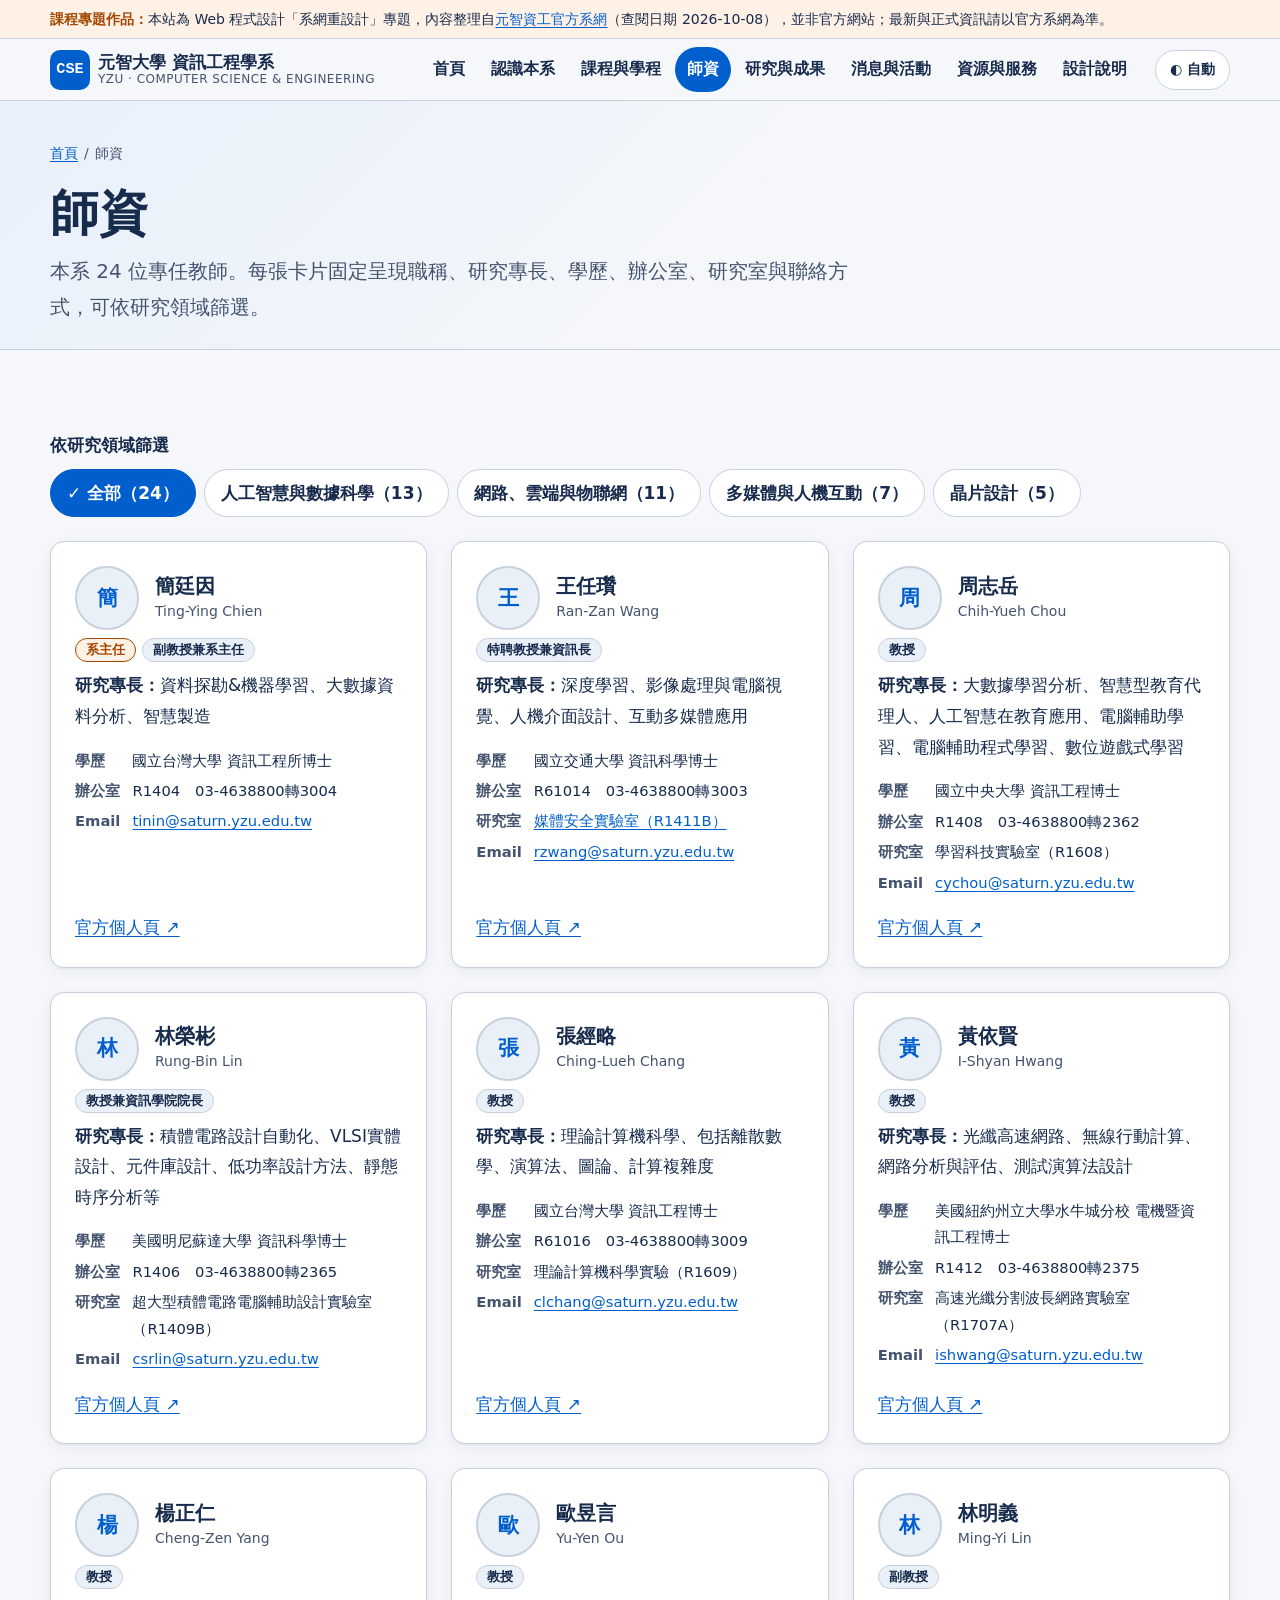
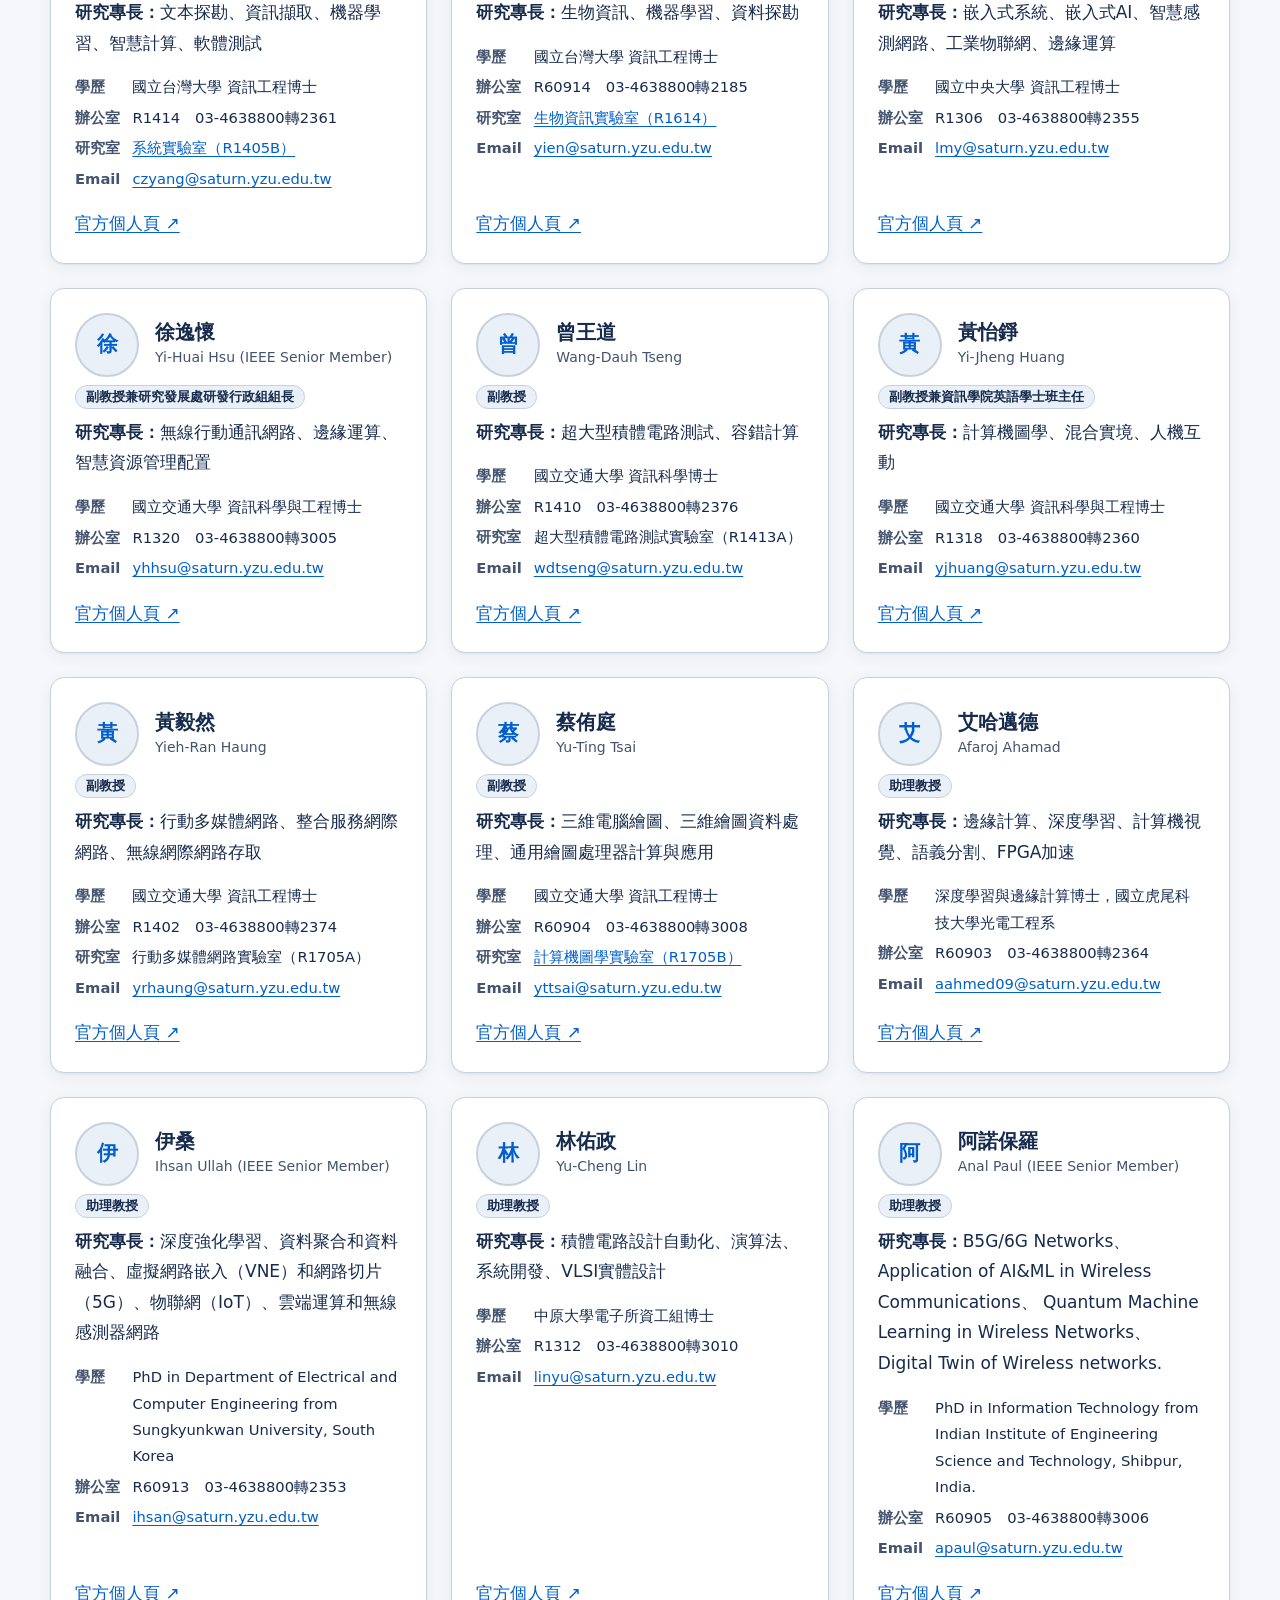
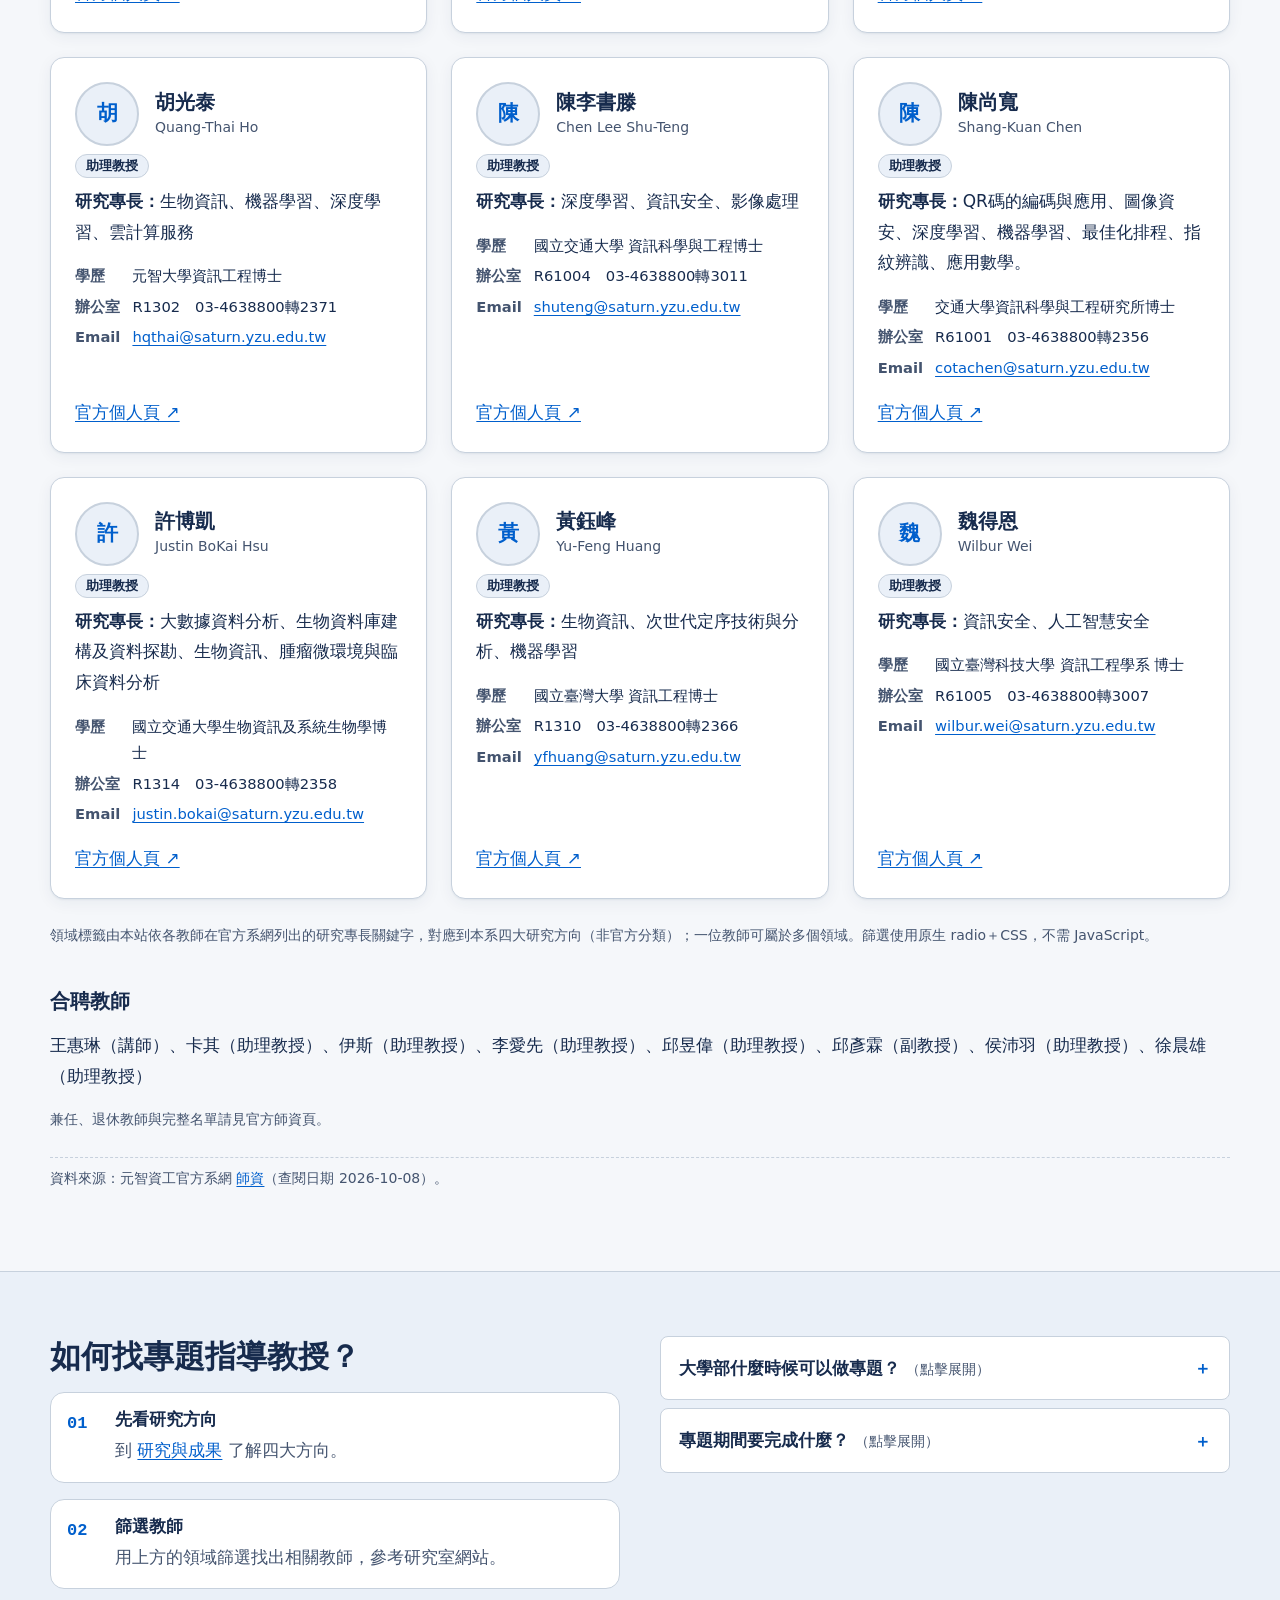
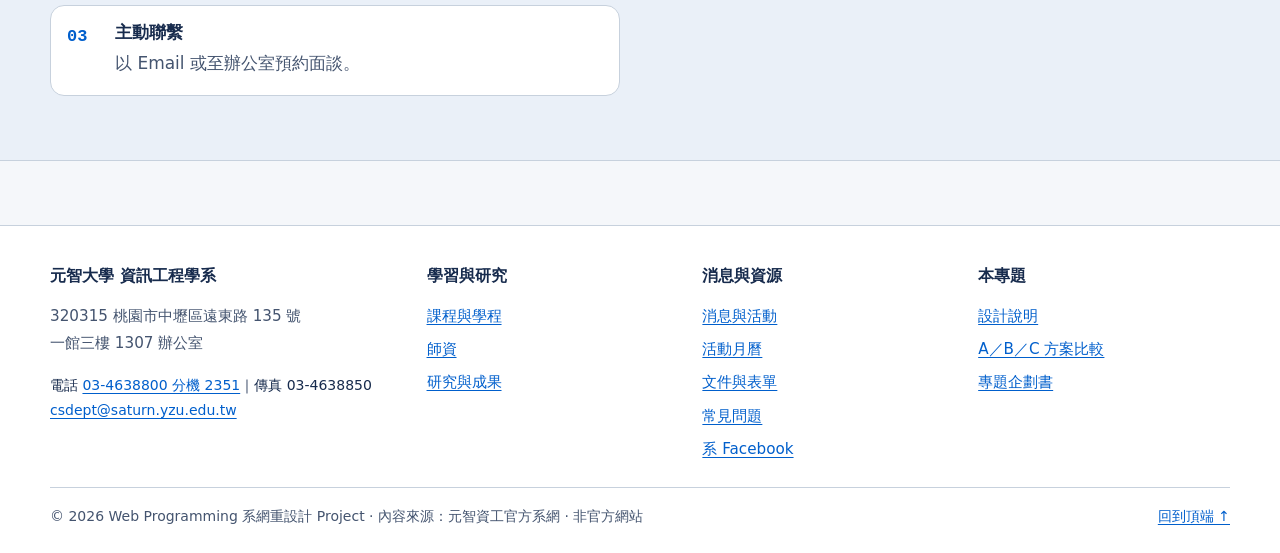
<file: faculty.html>
<!DOCTYPE html>
<html lang="zh-Hant-TW">
<head>
<meta charset="utf-8">
<meta name="viewport" content="width=device-width, initial-scale=1">
<title>師資｜元智大學 資訊工程學系</title>
<meta name="description" content="元智資工專任教師的研究專長、研究室與聯絡方式，可依研究領域篩選。">
<link rel="icon" href="data:image/svg+xml,%3Csvg xmlns='http://www.w3.org/2000/svg' viewBox='0 0 32 32'%3E%3Crect width='32' height='32' rx='8' fill='%23005FCC'/%3E%3Ctext x='16' y='21' font-size='13' font-family='monospace' font-weight='700' fill='white' text-anchor='middle'%3ECSE%3C/text%3E%3C/svg%3E">
<link rel="stylesheet" href="style.css">
<script>try{var t=localStorage.getItem('cse-theme');if(t)document.documentElement.setAttribute('data-theme',t)}catch(e){}</script>
</head>
<body id="top">
<a class="skip-link" href="#main">跳到主要內容</a>
<div class="demo-bar" role="note"><div class="container"><strong>課程專題作品：</strong>本站為 Web 程式設計「系網重設計」專題，內容整理自<a href="https://www.cse.yzu.edu.tw/" rel="noopener">元智資工官方系網</a>（查閱日期 2026-10-08），並非官方網站；最新與正式資訊請以官方系網為準。</div></div>
<header class="site-header">
  <div class="container header-inner">
    <a class="brand" href="index.html" aria-label="元智大學資訊工程學系 首頁">
      <span class="brand-mark" aria-hidden="true">CSE</span>
      <span class="brand-text"><span class="brand-name">元智大學 資訊工程學系</span><span class="brand-sub">YZU · COMPUTER SCIENCE &amp; ENGINEERING</span></span>
    </a>
    <nav class="site-nav" id="site-nav" aria-label="主要導覽">
      <ul>
      <li><a href="index.html">首頁</a></li>
      <li><a href="about.html">認識本系</a></li>
      <li><a href="courses.html">課程與學程</a></li>
      <li><a href="faculty.html" aria-current="page">師資</a></li>
      <li><a href="research.html">研究與成果</a></li>
      <li><a href="news.html">消息與活動</a></li>
      <li><a href="resources.html">資源與服務</a></li>
      <li><a href="design.html">設計說明</a></li>
      </ul>
    </nav>
    <button class="theme-toggle" type="button" data-theme-toggle>◐ 自動</button>
    <button class="nav-toggle" type="button" aria-expanded="false" aria-controls="site-nav">選單</button>
  </div>
</header>
<main id="main">
  <section class="page-hero">
    <div class="container">
      <nav class="breadcrumb" aria-label="麵包屑"><ol><li><a href="index.html">首頁</a></li><li><span aria-current="page">師資</span></li></ol></nav>
      <h1>師資</h1>
      <p class="lead">本系 24 位專任教師。每張卡片固定呈現職稱、研究專長、學歷、辦公室、研究室與聯絡方式，可依研究領域篩選。</p>
    </div>
  </section>

  <section class="section" aria-labelledby="fac-h">
    <div class="container">
      <h2 id="fac-h" class="visually-hidden">專任教師列表</h2>
      <div class="tabs">
        <fieldset class="tabs-controls">
          <legend>依研究領域篩選</legend>
          <input type="radio" name="field" id="f-all" checked><label for="f-all">全部（24）</label>
          <input type="radio" name="field" id="f-ai"><label for="f-ai">人工智慧與數據科學（13）</label>
          <input type="radio" name="field" id="f-net"><label for="f-net">網路、雲端與物聯網（11）</label>
          <input type="radio" name="field" id="f-mm"><label for="f-mm">多媒體與人機互動（7）</label>
          <input type="radio" name="field" id="f-chip"><label for="f-chip">晶片設計（5）</label>
        </fieldset>
        <div class="grid faculty-grid">
        <article class="card tab-panel faculty-card" data-field="ai" data-cat="ai">
          <div class="faculty-head"><div class="avatar" aria-hidden="true">簡</div><div><h3>簡廷因</h3><p class="muted small">Ting-Ying Chien</p></div></div>
          <div class="tags"><span class="tag tag--important">系主任</span><span class="tag">副教授兼系主任</span></div>
          <p><strong>研究專長：</strong>資料探勘&amp;機器學習、大數據資料分析、智慧製造</p>
          <dl class="meta-list">
            <dt>學歷</dt><dd>國立台灣大學 資訊工程所博士</dd>
            <dt>辦公室</dt><dd>R1404　03-4638800轉3004</dd>
            
            <dt>Email</dt><dd><a href="mailto:tinin@saturn.yzu.edu.tw">tinin@saturn.yzu.edu.tw</a></dd>
          </dl>
          <p class="card-foot"><a href="https://www.cse.yzu.edu.tw/people/professor" rel="noopener">官方個人頁 ↗</a></p>
        </article>
        <article class="card tab-panel faculty-card" data-field="ai mm" data-cat="ai mm">
          <div class="faculty-head"><div class="avatar" aria-hidden="true">王</div><div><h3>王任瓚</h3><p class="muted small">Ran-Zan Wang</p></div></div>
          <div class="tags"><span class="tag">特聘教授兼資訊長</span></div>
          <p><strong>研究專長：</strong>深度學習、影像處理與電腦視覺、人機介面設計、互動多媒體應用</p>
          <dl class="meta-list">
            <dt>學歷</dt><dd>國立交通大學 資訊科學博士</dd>
            <dt>辦公室</dt><dd>R61014　03-4638800轉3003</dd>
            <dt>研究室</dt><dd><a href="https://sites.google.com/view/yzu1411b" rel="noopener">媒體安全實驗室（R1411B）</a></dd>
            <dt>Email</dt><dd><a href="mailto:rzwang@saturn.yzu.edu.tw">rzwang@saturn.yzu.edu.tw</a></dd>
          </dl>
          <p class="card-foot"><a href="https://www.cse.yzu.edu.tw/people/professor" rel="noopener">官方個人頁 ↗</a></p>
        </article>
        <article class="card tab-panel faculty-card" data-field="ai" data-cat="ai">
          <div class="faculty-head"><div class="avatar" aria-hidden="true">周</div><div><h3>周志岳</h3><p class="muted small">Chih-Yueh Chou</p></div></div>
          <div class="tags"><span class="tag">教授</span></div>
          <p><strong>研究專長：</strong>大數據學習分析、智慧型教育代理人、人工智慧在教育應用、電腦輔助學習、電腦輔助程式學習、數位遊戲式學習</p>
          <dl class="meta-list">
            <dt>學歷</dt><dd>國立中央大學 資訊工程博士</dd>
            <dt>辦公室</dt><dd>R1408　03-4638800轉2362</dd>
            <dt>研究室</dt><dd>學習科技實驗室（R1608）</dd>
            <dt>Email</dt><dd><a href="mailto:cychou@saturn.yzu.edu.tw">cychou@saturn.yzu.edu.tw</a></dd>
          </dl>
          <p class="card-foot"><a href="https://www.cse.yzu.edu.tw/people/professor" rel="noopener">官方個人頁 ↗</a></p>
        </article>
        <article class="card tab-panel faculty-card" data-field="chip" data-cat="chip">
          <div class="faculty-head"><div class="avatar" aria-hidden="true">林</div><div><h3>林榮彬</h3><p class="muted small">Rung-Bin Lin</p></div></div>
          <div class="tags"><span class="tag">教授兼資訊學院院長</span></div>
          <p><strong>研究專長：</strong>積體電路設計自動化、VLSI實體設計、元件庫設計、低功率設計方法、靜態時序分析等</p>
          <dl class="meta-list">
            <dt>學歷</dt><dd>美國明尼蘇達大學 資訊科學博士</dd>
            <dt>辦公室</dt><dd>R1406　03-4638800轉2365</dd>
            <dt>研究室</dt><dd>超大型積體電路電腦輔助設計實驗室（R1409B）</dd>
            <dt>Email</dt><dd><a href="mailto:csrlin@saturn.yzu.edu.tw">csrlin@saturn.yzu.edu.tw</a></dd>
          </dl>
          <p class="card-foot"><a href="https://www.cse.yzu.edu.tw/people/professor" rel="noopener">官方個人頁 ↗</a></p>
        </article>
        <article class="card tab-panel faculty-card" data-field="" data-cat="theory">
          <div class="faculty-head"><div class="avatar" aria-hidden="true">張</div><div><h3>張經略</h3><p class="muted small">Ching-Lueh Chang</p></div></div>
          <div class="tags"><span class="tag">教授</span></div>
          <p><strong>研究專長：</strong>理論計算機科學、包括離散數學、演算法、圖論、計算複雜度</p>
          <dl class="meta-list">
            <dt>學歷</dt><dd>國立台灣大學 資訊工程博士</dd>
            <dt>辦公室</dt><dd>R61016　03-4638800轉3009</dd>
            <dt>研究室</dt><dd>理論計算機科學實驗（R1609）</dd>
            <dt>Email</dt><dd><a href="mailto:clchang@saturn.yzu.edu.tw">clchang@saturn.yzu.edu.tw</a></dd>
          </dl>
          <p class="card-foot"><a href="https://www.cse.yzu.edu.tw/people/professor" rel="noopener">官方個人頁 ↗</a></p>
        </article>
        <article class="card tab-panel faculty-card" data-field="net" data-cat="net">
          <div class="faculty-head"><div class="avatar" aria-hidden="true">黃</div><div><h3>黃依賢</h3><p class="muted small">I-Shyan Hwang</p></div></div>
          <div class="tags"><span class="tag">教授</span></div>
          <p><strong>研究專長：</strong>光纖高速網路、無線行動計算、網路分析與評估、測試演算法設計</p>
          <dl class="meta-list">
            <dt>學歷</dt><dd>美國紐約州立大學水牛城分校  電機暨資訊工程博士</dd>
            <dt>辦公室</dt><dd>R1412　03-4638800轉2375</dd>
            <dt>研究室</dt><dd>高速光纖分割波長網路實驗室（R1707A）</dd>
            <dt>Email</dt><dd><a href="mailto:ishwang@saturn.yzu.edu.tw">ishwang@saturn.yzu.edu.tw</a></dd>
          </dl>
          <p class="card-foot"><a href="https://www.cse.yzu.edu.tw/people/professor" rel="noopener">官方個人頁 ↗</a></p>
        </article>
        <article class="card tab-panel faculty-card" data-field="ai" data-cat="ai">
          <div class="faculty-head"><div class="avatar" aria-hidden="true">楊</div><div><h3>楊正仁</h3><p class="muted small">Cheng-Zen Yang</p></div></div>
          <div class="tags"><span class="tag">教授</span></div>
          <p><strong>研究專長：</strong>文本探勘、資訊擷取、機器學習、智慧計算、軟體測試</p>
          <dl class="meta-list">
            <dt>學歷</dt><dd>國立台灣大學 資訊工程博士</dd>
            <dt>辦公室</dt><dd>R1414　03-4638800轉2361</dd>
            <dt>研究室</dt><dd><a href="http://syslab.cse.yzu.edu.tw/" rel="noopener">系統實驗室（R1405B）</a></dd>
            <dt>Email</dt><dd><a href="mailto:czyang@saturn.yzu.edu.tw">czyang@saturn.yzu.edu.tw</a></dd>
          </dl>
          <p class="card-foot"><a href="https://www.cse.yzu.edu.tw/people/professor" rel="noopener">官方個人頁 ↗</a></p>
        </article>
        <article class="card tab-panel faculty-card" data-field="ai" data-cat="ai">
          <div class="faculty-head"><div class="avatar" aria-hidden="true">歐</div><div><h3>歐昱言</h3><p class="muted small">Yu-Yen Ou</p></div></div>
          <div class="tags"><span class="tag">教授</span></div>
          <p><strong>研究專長：</strong>生物資訊、機器學習、資料探勘</p>
          <dl class="meta-list">
            <dt>學歷</dt><dd>國立台灣大學 資訊工程博士</dd>
            <dt>辦公室</dt><dd>R60914　03-4638800轉2185</dd>
            <dt>研究室</dt><dd><a href="https://rbf.bioinfo.tw/~bio/" rel="noopener">生物資訊實驗室（R1614）</a></dd>
            <dt>Email</dt><dd><a href="mailto:yien@saturn.yzu.edu.tw">yien@saturn.yzu.edu.tw</a></dd>
          </dl>
          <p class="card-foot"><a href="https://www.cse.yzu.edu.tw/people/professor" rel="noopener">官方個人頁 ↗</a></p>
        </article>
        <article class="card tab-panel faculty-card" data-field="net chip" data-cat="net chip">
          <div class="faculty-head"><div class="avatar" aria-hidden="true">林</div><div><h3>林明義</h3><p class="muted small">Ming-Yi Lin</p></div></div>
          <div class="tags"><span class="tag">副教授</span></div>
          <p><strong>研究專長：</strong>嵌入式系統、嵌入式AI、智慧感測網路、工業物聯網、邊緣運算</p>
          <dl class="meta-list">
            <dt>學歷</dt><dd>國立中央大學 資訊工程博士</dd>
            <dt>辦公室</dt><dd>R1306　03-4638800轉2355</dd>
            
            <dt>Email</dt><dd><a href="mailto:lmy@saturn.yzu.edu.tw">lmy@saturn.yzu.edu.tw</a></dd>
          </dl>
          <p class="card-foot"><a href="https://www.cse.yzu.edu.tw/people/professor" rel="noopener">官方個人頁 ↗</a></p>
        </article>
        <article class="card tab-panel faculty-card" data-field="net" data-cat="net">
          <div class="faculty-head"><div class="avatar" aria-hidden="true">徐</div><div><h3>徐逸懷</h3><p class="muted small">Yi-Huai Hsu (IEEE Senior Member)</p></div></div>
          <div class="tags"><span class="tag">副教授兼研究發展處研發行政組組長</span></div>
          <p><strong>研究專長：</strong>無線行動通訊網路、邊緣運算、智慧資源管理配置</p>
          <dl class="meta-list">
            <dt>學歷</dt><dd>國立交通大學 資訊科學與工程博士</dd>
            <dt>辦公室</dt><dd>R1320　03-4638800轉3005</dd>
            
            <dt>Email</dt><dd><a href="mailto:yhhsu@saturn.yzu.edu.tw">yhhsu@saturn.yzu.edu.tw</a></dd>
          </dl>
          <p class="card-foot"><a href="https://www.cse.yzu.edu.tw/people/professor" rel="noopener">官方個人頁 ↗</a></p>
        </article>
        <article class="card tab-panel faculty-card" data-field="chip" data-cat="chip">
          <div class="faculty-head"><div class="avatar" aria-hidden="true">曾</div><div><h3>曾王道</h3><p class="muted small">Wang-Dauh Tseng</p></div></div>
          <div class="tags"><span class="tag">副教授</span></div>
          <p><strong>研究專長：</strong>超大型積體電路測試、容錯計算</p>
          <dl class="meta-list">
            <dt>學歷</dt><dd>國立交通大學 資訊科學博士</dd>
            <dt>辦公室</dt><dd>R1410　03-4638800轉2376</dd>
            <dt>研究室</dt><dd>超大型積體電路測試實驗室（R1413A）</dd>
            <dt>Email</dt><dd><a href="mailto:wdtseng@saturn.yzu.edu.tw">wdtseng@saturn.yzu.edu.tw</a></dd>
          </dl>
          <p class="card-foot"><a href="https://www.cse.yzu.edu.tw/people/professor" rel="noopener">官方個人頁 ↗</a></p>
        </article>
        <article class="card tab-panel faculty-card" data-field="mm" data-cat="mm">
          <div class="faculty-head"><div class="avatar" aria-hidden="true">黃</div><div><h3>黃怡錚</h3><p class="muted small">Yi-Jheng Huang</p></div></div>
          <div class="tags"><span class="tag">副教授兼資訊學院英語學士班主任</span></div>
          <p><strong>研究專長：</strong>計算機圖學、混合實境、人機互動</p>
          <dl class="meta-list">
            <dt>學歷</dt><dd>國立交通大學 資訊科學與工程博士</dd>
            <dt>辦公室</dt><dd>R1318　03-4638800轉2360</dd>
            
            <dt>Email</dt><dd><a href="mailto:yjhuang@saturn.yzu.edu.tw">yjhuang@saturn.yzu.edu.tw</a></dd>
          </dl>
          <p class="card-foot"><a href="https://www.cse.yzu.edu.tw/people/professor" rel="noopener">官方個人頁 ↗</a></p>
        </article>
        <article class="card tab-panel faculty-card" data-field="net mm" data-cat="net mm">
          <div class="faculty-head"><div class="avatar" aria-hidden="true">黃</div><div><h3>黃毅然</h3><p class="muted small">Yieh-Ran Haung</p></div></div>
          <div class="tags"><span class="tag">副教授</span></div>
          <p><strong>研究專長：</strong>行動多媒體網路、整合服務網際網路、無線網際網路存取</p>
          <dl class="meta-list">
            <dt>學歷</dt><dd>國立交通大學 資訊工程博士</dd>
            <dt>辦公室</dt><dd>R1402　03-4638800轉2374</dd>
            <dt>研究室</dt><dd>行動多媒體網路實驗室（R1705A）</dd>
            <dt>Email</dt><dd><a href="mailto:yrhaung@saturn.yzu.edu.tw">yrhaung@saturn.yzu.edu.tw</a></dd>
          </dl>
          <p class="card-foot"><a href="https://www.cse.yzu.edu.tw/people/professor" rel="noopener">官方個人頁 ↗</a></p>
        </article>
        <article class="card tab-panel faculty-card" data-field="mm" data-cat="mm">
          <div class="faculty-head"><div class="avatar" aria-hidden="true">蔡</div><div><h3>蔡侑庭</h3><p class="muted small">Yu-Ting Tsai</p></div></div>
          <div class="tags"><span class="tag">副教授</span></div>
          <p><strong>研究專長：</strong>三維電腦繪圖、三維繪圖資料處理、通用繪圖處理器計算與應用</p>
          <dl class="meta-list">
            <dt>學歷</dt><dd>國立交通大學 資訊工程博士</dd>
            <dt>辦公室</dt><dd>R60904　03-4638800轉3008</dd>
            <dt>研究室</dt><dd><a href="http://www.cg.cse.yzu.edu.tw" rel="noopener">計算機圖學實驗室（R1705B）</a></dd>
            <dt>Email</dt><dd><a href="mailto:yttsai@saturn.yzu.edu.tw">yttsai@saturn.yzu.edu.tw</a></dd>
          </dl>
          <p class="card-foot"><a href="https://www.cse.yzu.edu.tw/people/professor" rel="noopener">官方個人頁 ↗</a></p>
        </article>
        <article class="card tab-panel faculty-card" data-field="ai net mm chip" data-cat="ai net mm chip">
          <div class="faculty-head"><div class="avatar" aria-hidden="true">艾</div><div><h3>艾哈邁德</h3><p class="muted small">Afaroj Ahamad</p></div></div>
          <div class="tags"><span class="tag">助理教授</span></div>
          <p><strong>研究專長：</strong>邊緣計算、深度學習、計算機視覺、語義分割、FPGA加速</p>
          <dl class="meta-list">
            <dt>學歷</dt><dd>深度學習與邊緣計算博士，國立虎尾科技大學光電工程系</dd>
            <dt>辦公室</dt><dd>R60903　03-4638800轉2364</dd>
            
            <dt>Email</dt><dd><a href="mailto:aahmed09@saturn.yzu.edu.tw">aahmed09@saturn.yzu.edu.tw</a></dd>
          </dl>
          <p class="card-foot"><a href="https://www.cse.yzu.edu.tw/people/professor" rel="noopener">官方個人頁 ↗</a></p>
        </article>
        <article class="card tab-panel faculty-card" data-field="ai net" data-cat="ai net">
          <div class="faculty-head"><div class="avatar" aria-hidden="true">伊</div><div><h3>伊桑</h3><p class="muted small">Ihsan Ullah (IEEE Senior Member)</p></div></div>
          <div class="tags"><span class="tag">助理教授</span></div>
          <p><strong>研究專長：</strong>深度強化學習、資料聚合和資料融合、虛擬網路嵌入（VNE）和網路切片（5G）、物聯網（IoT）、雲端運算和無線感測器網路</p>
          <dl class="meta-list">
            <dt>學歷</dt><dd>PhD in Department of Electrical and Computer Engineering from Sungkyunkwan University, South Korea</dd>
            <dt>辦公室</dt><dd>R60913　03-4638800轉2353</dd>
            
            <dt>Email</dt><dd><a href="mailto:ihsan@saturn.yzu.edu.tw">ihsan@saturn.yzu.edu.tw</a></dd>
          </dl>
          <p class="card-foot"><a href="https://www.cse.yzu.edu.tw/people/professor" rel="noopener">官方個人頁 ↗</a></p>
        </article>
        <article class="card tab-panel faculty-card" data-field="chip" data-cat="chip">
          <div class="faculty-head"><div class="avatar" aria-hidden="true">林</div><div><h3>林佑政</h3><p class="muted small">Yu-Cheng Lin</p></div></div>
          <div class="tags"><span class="tag">助理教授</span></div>
          <p><strong>研究專長：</strong>積體電路設計自動化、演算法、系統開發、VLSI實體設計</p>
          <dl class="meta-list">
            <dt>學歷</dt><dd>中原大學電子所資工組博士</dd>
            <dt>辦公室</dt><dd>R1312　03-4638800轉3010</dd>
            
            <dt>Email</dt><dd><a href="mailto:linyu@saturn.yzu.edu.tw">linyu@saturn.yzu.edu.tw</a></dd>
          </dl>
          <p class="card-foot"><a href="https://www.cse.yzu.edu.tw/people/professor" rel="noopener">官方個人頁 ↗</a></p>
        </article>
        <article class="card tab-panel faculty-card" data-field="net" data-cat="net">
          <div class="faculty-head"><div class="avatar" aria-hidden="true">阿</div><div><h3>阿諾保羅</h3><p class="muted small">Anal Paul (IEEE Senior Member)</p></div></div>
          <div class="tags"><span class="tag">助理教授</span></div>
          <p><strong>研究專長：</strong>B5G/6G Networks、 Application of AI&amp;ML in Wireless Communications、 Quantum Machine Learning in Wireless Networks、 Digital Twin of Wireless networks.</p>
          <dl class="meta-list">
            <dt>學歷</dt><dd>PhD in Information Technology from Indian Institute of Engineering Science and Technology, Shibpur, India.</dd>
            <dt>辦公室</dt><dd>R60905　03-4638800轉3006</dd>
            
            <dt>Email</dt><dd><a href="mailto:apaul@saturn.yzu.edu.tw">apaul@saturn.yzu.edu.tw</a></dd>
          </dl>
          <p class="card-foot"><a href="https://www.cse.yzu.edu.tw/people/professor" rel="noopener">官方個人頁 ↗</a></p>
        </article>
        <article class="card tab-panel faculty-card" data-field="ai net" data-cat="ai net">
          <div class="faculty-head"><div class="avatar" aria-hidden="true">胡</div><div><h3>胡光泰</h3><p class="muted small">Quang-Thai Ho</p></div></div>
          <div class="tags"><span class="tag">助理教授</span></div>
          <p><strong>研究專長：</strong>生物資訊、機器學習、深度學習、雲計算服務</p>
          <dl class="meta-list">
            <dt>學歷</dt><dd>元智大學資訊工程博士</dd>
            <dt>辦公室</dt><dd>R1302　03-4638800轉2371</dd>
            
            <dt>Email</dt><dd><a href="mailto:hqthai@saturn.yzu.edu.tw">hqthai@saturn.yzu.edu.tw</a></dd>
          </dl>
          <p class="card-foot"><a href="https://www.cse.yzu.edu.tw/people/professor" rel="noopener">官方個人頁 ↗</a></p>
        </article>
        <article class="card tab-panel faculty-card" data-field="ai net mm" data-cat="ai net mm">
          <div class="faculty-head"><div class="avatar" aria-hidden="true">陳</div><div><h3>陳李書滕</h3><p class="muted small">Chen Lee Shu-Teng</p></div></div>
          <div class="tags"><span class="tag">助理教授</span></div>
          <p><strong>研究專長：</strong>深度學習、資訊安全、影像處理</p>
          <dl class="meta-list">
            <dt>學歷</dt><dd>國立交通大學 資訊科學與工程博士</dd>
            <dt>辦公室</dt><dd>R61004　03-4638800轉3011</dd>
            
            <dt>Email</dt><dd><a href="mailto:shuteng@saturn.yzu.edu.tw">shuteng@saturn.yzu.edu.tw</a></dd>
          </dl>
          <p class="card-foot"><a href="https://www.cse.yzu.edu.tw/people/professor" rel="noopener">官方個人頁 ↗</a></p>
        </article>
        <article class="card tab-panel faculty-card" data-field="ai net mm" data-cat="ai net mm">
          <div class="faculty-head"><div class="avatar" aria-hidden="true">陳</div><div><h3>陳尚寬</h3><p class="muted small">Shang-Kuan Chen</p></div></div>
          <div class="tags"><span class="tag">助理教授</span></div>
          <p><strong>研究專長：</strong>QR碼的編碼與應用、圖像資安、深度學習、機器學習、最佳化排程、指紋辨識、應用數學。</p>
          <dl class="meta-list">
            <dt>學歷</dt><dd>交通大學資訊科學與工程研究所博士</dd>
            <dt>辦公室</dt><dd>R61001　03-4638800轉2356</dd>
            
            <dt>Email</dt><dd><a href="mailto:cotachen@saturn.yzu.edu.tw">cotachen@saturn.yzu.edu.tw</a></dd>
          </dl>
          <p class="card-foot"><a href="https://www.cse.yzu.edu.tw/people/professor" rel="noopener">官方個人頁 ↗</a></p>
        </article>
        <article class="card tab-panel faculty-card" data-field="ai" data-cat="ai">
          <div class="faculty-head"><div class="avatar" aria-hidden="true">許</div><div><h3>許博凱</h3><p class="muted small">Justin BoKai Hsu</p></div></div>
          <div class="tags"><span class="tag">助理教授</span></div>
          <p><strong>研究專長：</strong>大數據資料分析、生物資料庫建構及資料探勘、生物資訊、腫瘤微環境與臨床資料分析</p>
          <dl class="meta-list">
            <dt>學歷</dt><dd>國立交通大學生物資訊及系統生物學博士</dd>
            <dt>辦公室</dt><dd>R1314　03-4638800轉2358</dd>
            
            <dt>Email</dt><dd><a href="mailto:justin.bokai@saturn.yzu.edu.tw">justin.bokai@saturn.yzu.edu.tw</a></dd>
          </dl>
          <p class="card-foot"><a href="https://www.cse.yzu.edu.tw/people/professor" rel="noopener">官方個人頁 ↗</a></p>
        </article>
        <article class="card tab-panel faculty-card" data-field="ai" data-cat="ai">
          <div class="faculty-head"><div class="avatar" aria-hidden="true">黃</div><div><h3>黃鈺峰</h3><p class="muted small">Yu-Feng Huang</p></div></div>
          <div class="tags"><span class="tag">助理教授</span></div>
          <p><strong>研究專長：</strong>生物資訊、次世代定序技術與分析、機器學習</p>
          <dl class="meta-list">
            <dt>學歷</dt><dd>國立臺灣大學 資訊工程博士</dd>
            <dt>辦公室</dt><dd>R1310　03-4638800轉2366</dd>
            
            <dt>Email</dt><dd><a href="mailto:yfhuang@saturn.yzu.edu.tw">yfhuang@saturn.yzu.edu.tw</a></dd>
          </dl>
          <p class="card-foot"><a href="https://www.cse.yzu.edu.tw/people/professor" rel="noopener">官方個人頁 ↗</a></p>
        </article>
        <article class="card tab-panel faculty-card" data-field="ai net" data-cat="ai net">
          <div class="faculty-head"><div class="avatar" aria-hidden="true">魏</div><div><h3>魏得恩</h3><p class="muted small">Wilbur Wei</p></div></div>
          <div class="tags"><span class="tag">助理教授</span></div>
          <p><strong>研究專長：</strong>資訊安全、人工智慧安全</p>
          <dl class="meta-list">
            <dt>學歷</dt><dd>國立臺灣科技大學 資訊工程學系 博士</dd>
            <dt>辦公室</dt><dd>R61005　03-4638800轉3007</dd>
            
            <dt>Email</dt><dd><a href="mailto:wilbur.wei@saturn.yzu.edu.tw">wilbur.wei@saturn.yzu.edu.tw</a></dd>
          </dl>
          <p class="card-foot"><a href="https://www.cse.yzu.edu.tw/people/professor" rel="noopener">官方個人頁 ↗</a></p>
        </article>
        </div>
      </div>
      <p class="small muted" style="margin-top:var(--space)">領域標籤由本站依各教師在官方系網列出的研究專長關鍵字，對應到本系四大研究方向（非官方分類）；一位教師可屬於多個領域。篩選使用原生 radio＋CSS，不需 JavaScript。</p>
      <h3 style="margin-top:var(--space-5)">合聘教師</h3>
      <p>王惠琳（講師）、卡其（助理教授）、伊斯（助理教授）、李愛先（助理教授）、邱昱偉（助理教授）、邱彥霖（副教授）、侯沛羽（助理教授）、徐晨雄（助理教授）</p>
      <p class="small muted">兼任、退休教師與完整名單請見官方師資頁。</p>
      <p class="source-note">資料來源：元智資工官方系網 <a href="https://www.cse.yzu.edu.tw/people/professor" rel="noopener">師資</a>（查閱日期 2026-10-08）。</p>
    </div>
  </section>

  <section class="section section--alt" aria-labelledby="join-h">
    <div class="container split">
      <div>
        <h2 id="join-h">如何找專題指導教授？</h2>
        <ol class="steps">
          <li><h3>先看研究方向</h3><p>到 <a href="research.html">研究與成果</a> 了解四大方向。</p></li>
          <li><h3>篩選教師</h3><p>用上方的領域篩選找出相關教師，參考研究室網站。</p></li>
          <li><h3>主動聯繫</h3><p>以 Email 或至辦公室預約面談。</p></li>
        </ol>
      </div>
      <div class="faq">
        <h2 class="visually-hidden">師資常見問題</h2>
        <details><summary>大學部什麼時候可以做專題？<span class="faq-state"></span></summary><div class="answer"><p>依官方「專題製作實施要點」，對象為大學部三年級（含）以上學生，須選定本系專任或合聘教師為指導教授；每位老師以每年級最多兩組（共四名學生）為原則。</p></div></details>
        <details><summary>專題期間要完成什麼？<span class="faq-state"></span></summary><div class="answer"><p>須擇一完成：參與國際或全國性競賽、申請國科會大專學生研究計畫、參與有審稿制度的學術會議，或投稿 SCI／SSCI 期刊；並參加系上專題成果展。</p></div></details>
      </div>
    </div>
  </section>
</main>
<footer class="site-footer">
  <div class="container">
    <div class="footer-grid">
      <section aria-labelledby="ft-about">
        <h2 id="ft-about">元智大學 資訊工程學系</h2>
        <p class="muted">320315 桃園市中壢區遠東路 135 號<br>一館三樓 1307 辦公室</p>
        <p class="small">電話 <a href="tel:+88634638800,2351">03-4638800 分機 2351</a>｜傳真 03-4638850<br><a href="mailto:csdept@saturn.yzu.edu.tw">csdept@saturn.yzu.edu.tw</a></p>
      </section>
      <section aria-labelledby="ft-learn">
        <h2 id="ft-learn">學習與研究</h2>
        <ul><li><a href="courses.html">課程與學程</a></li><li><a href="faculty.html">師資</a></li><li><a href="research.html">研究與成果</a></li></ul>
      </section>
      <section aria-labelledby="ft-news">
        <h2 id="ft-news">消息與資源</h2>
        <ul><li><a href="news.html">消息與活動</a></li><li><a href="news.html#calendar">活動月曆</a></li><li><a href="resources.html">文件與表單</a></li><li><a href="resources.html#faq">常見問題</a></li><li><a href="https://www.facebook.com/yzucs/" rel="noopener">系 Facebook</a></li></ul>
      </section>
      <section aria-labelledby="ft-project">
        <h2 id="ft-project">本專題</h2>
        <ul><li><a href="design.html">設計說明</a></li><li><a href="compare.html">A／B／C 方案比較</a></li><li><a href="YZU_CSE_Website_Redesign_Project_Plan.html">專題企劃書</a></li></ul>
      </section>
    </div>
    <div class="footer-bottom">
      <span>© <span data-year>2026</span> Web Programming 系網重設計 Project · 內容來源：元智資工官方系網 · 非官方網站</span>
      <a href="#top">回到頂端 ↑</a>
    </div>
  </div>
</footer>
<a class="back-to-top" href="#top" aria-label="回到頂端">↑</a>
<script src="main.js"></script>
</body>
</html>
</file>
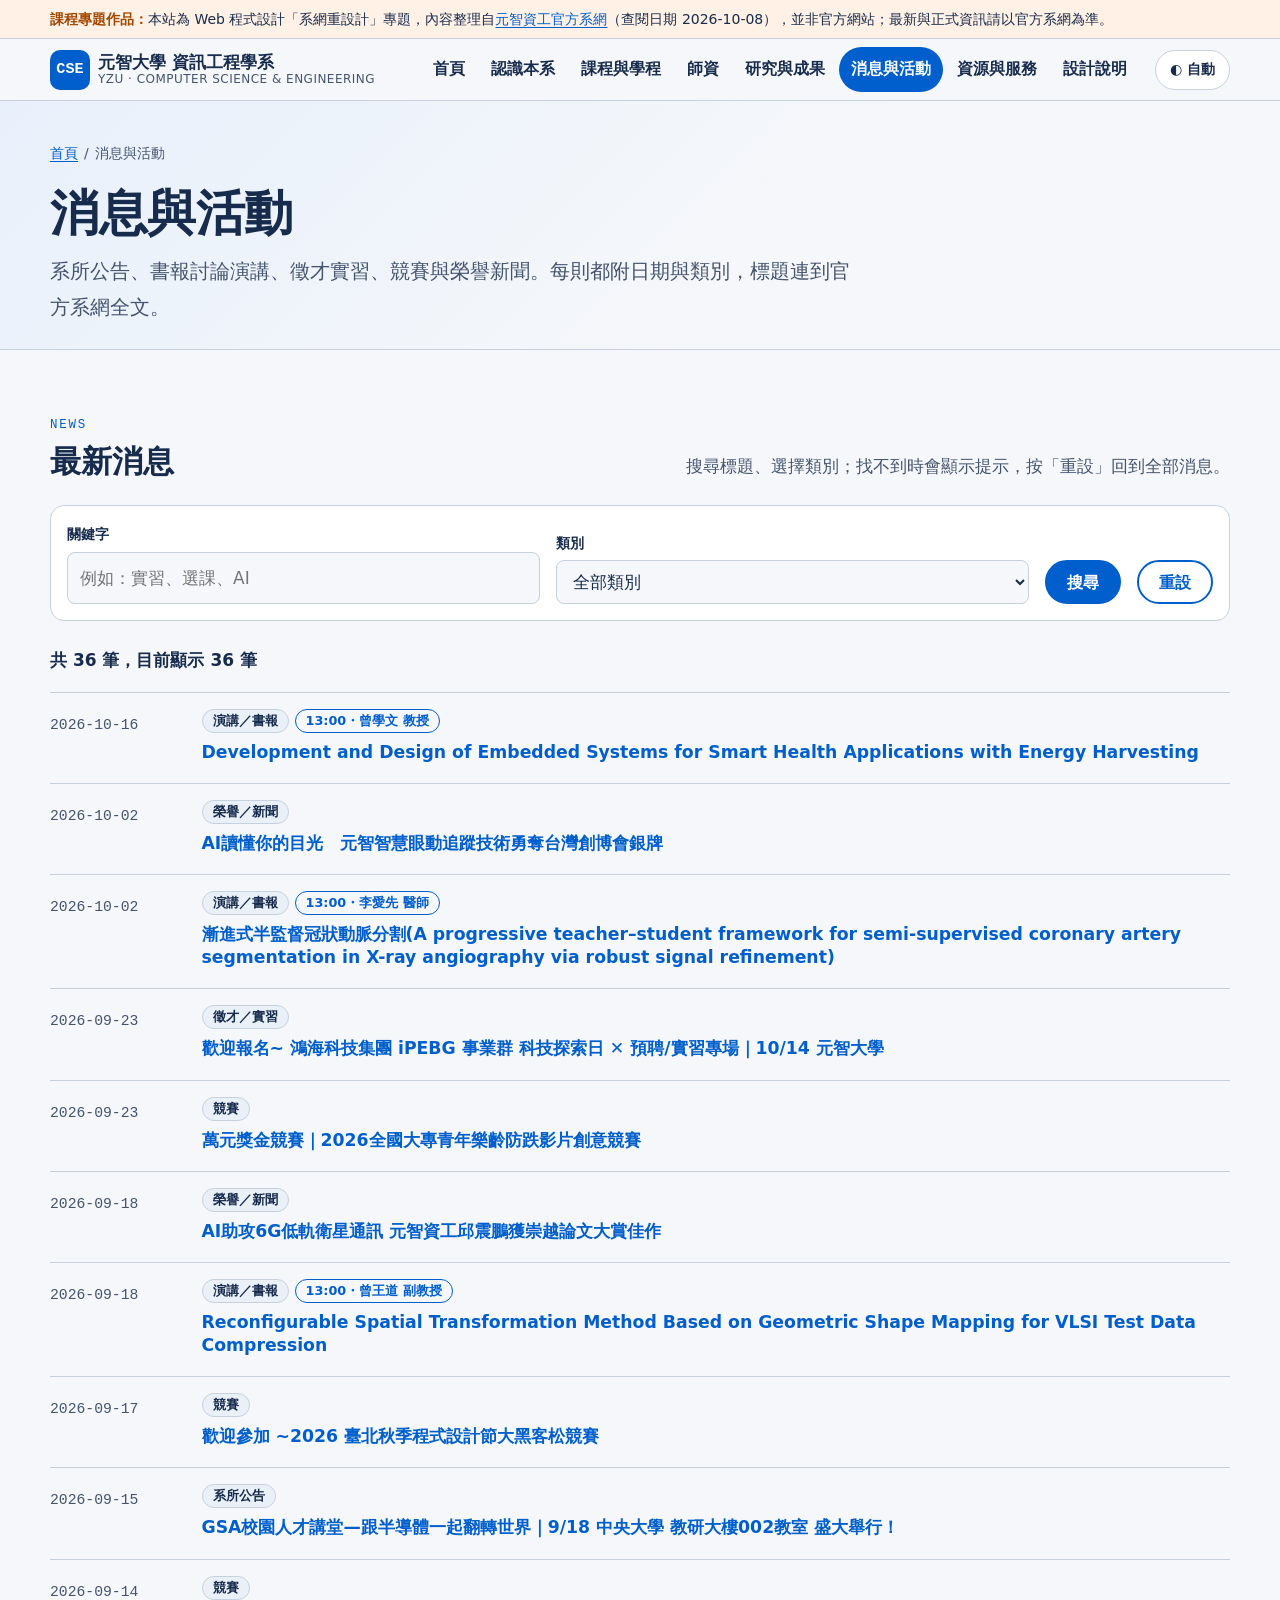
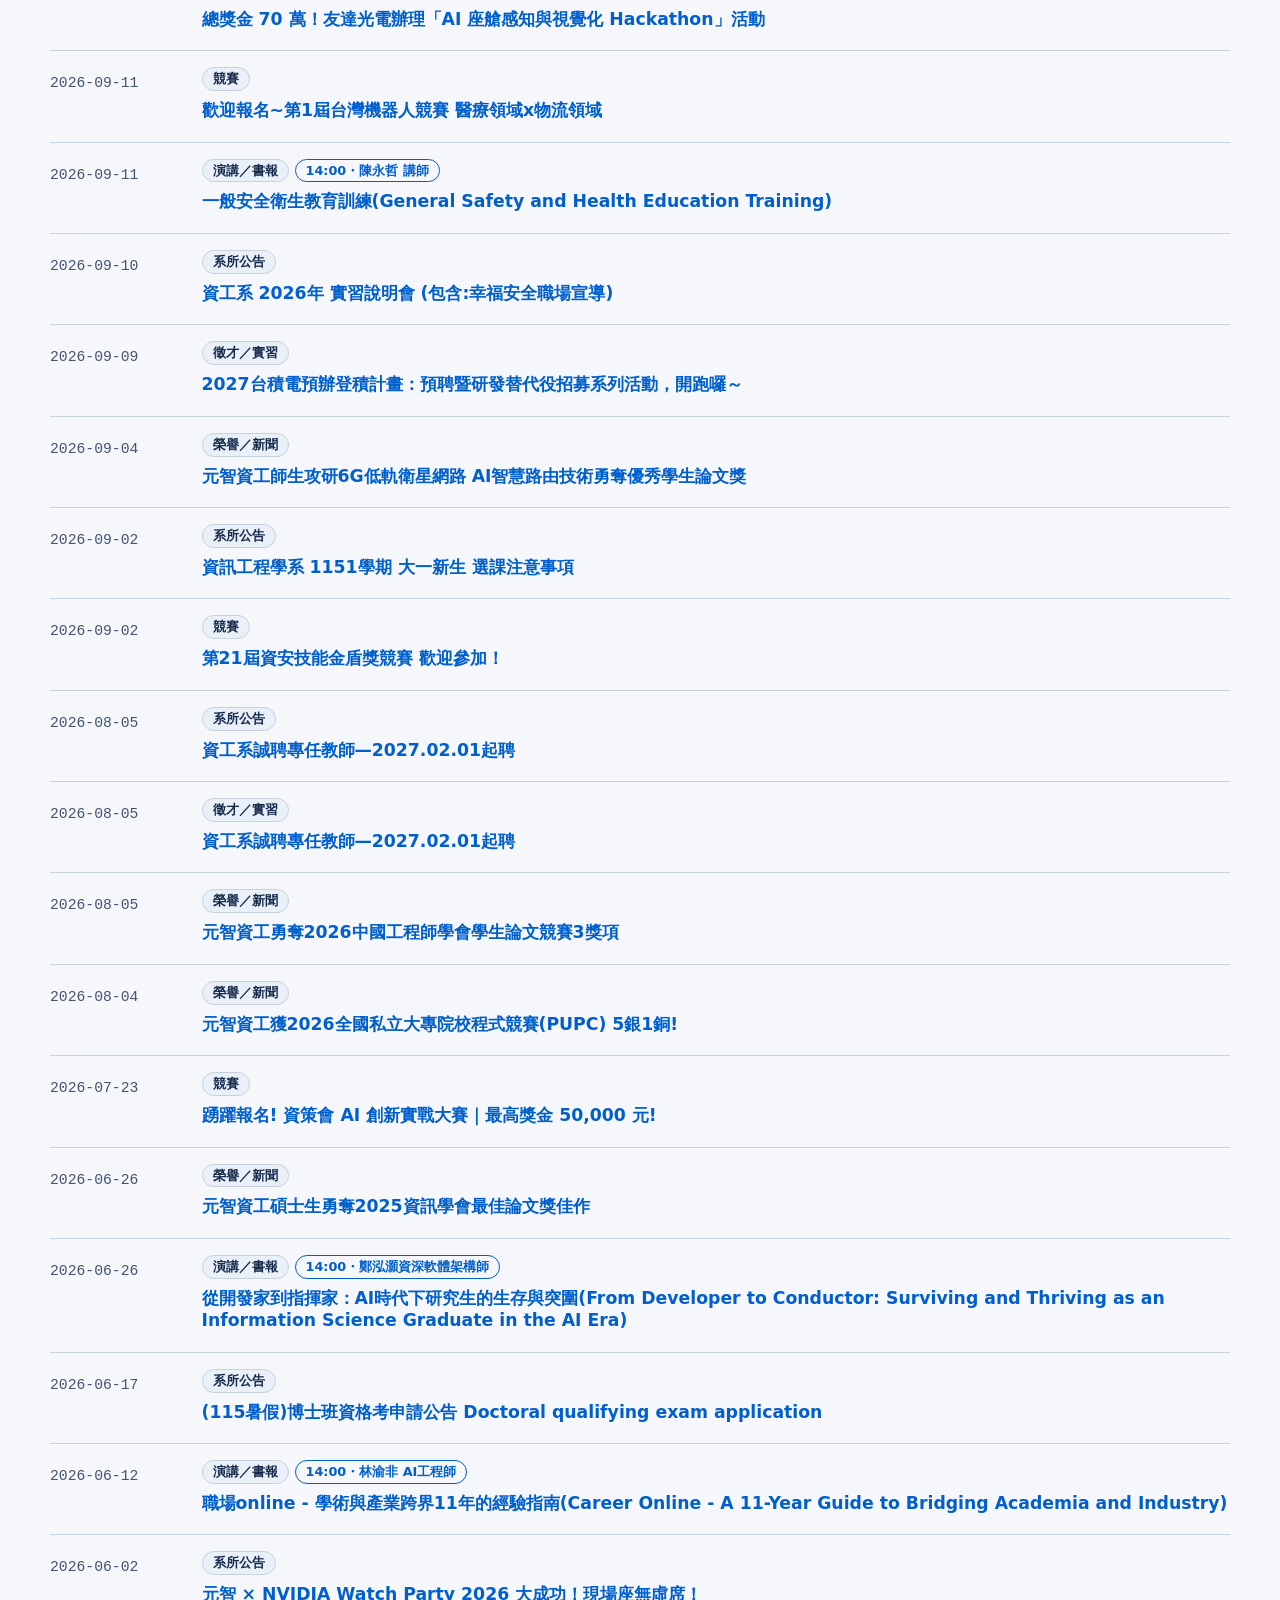
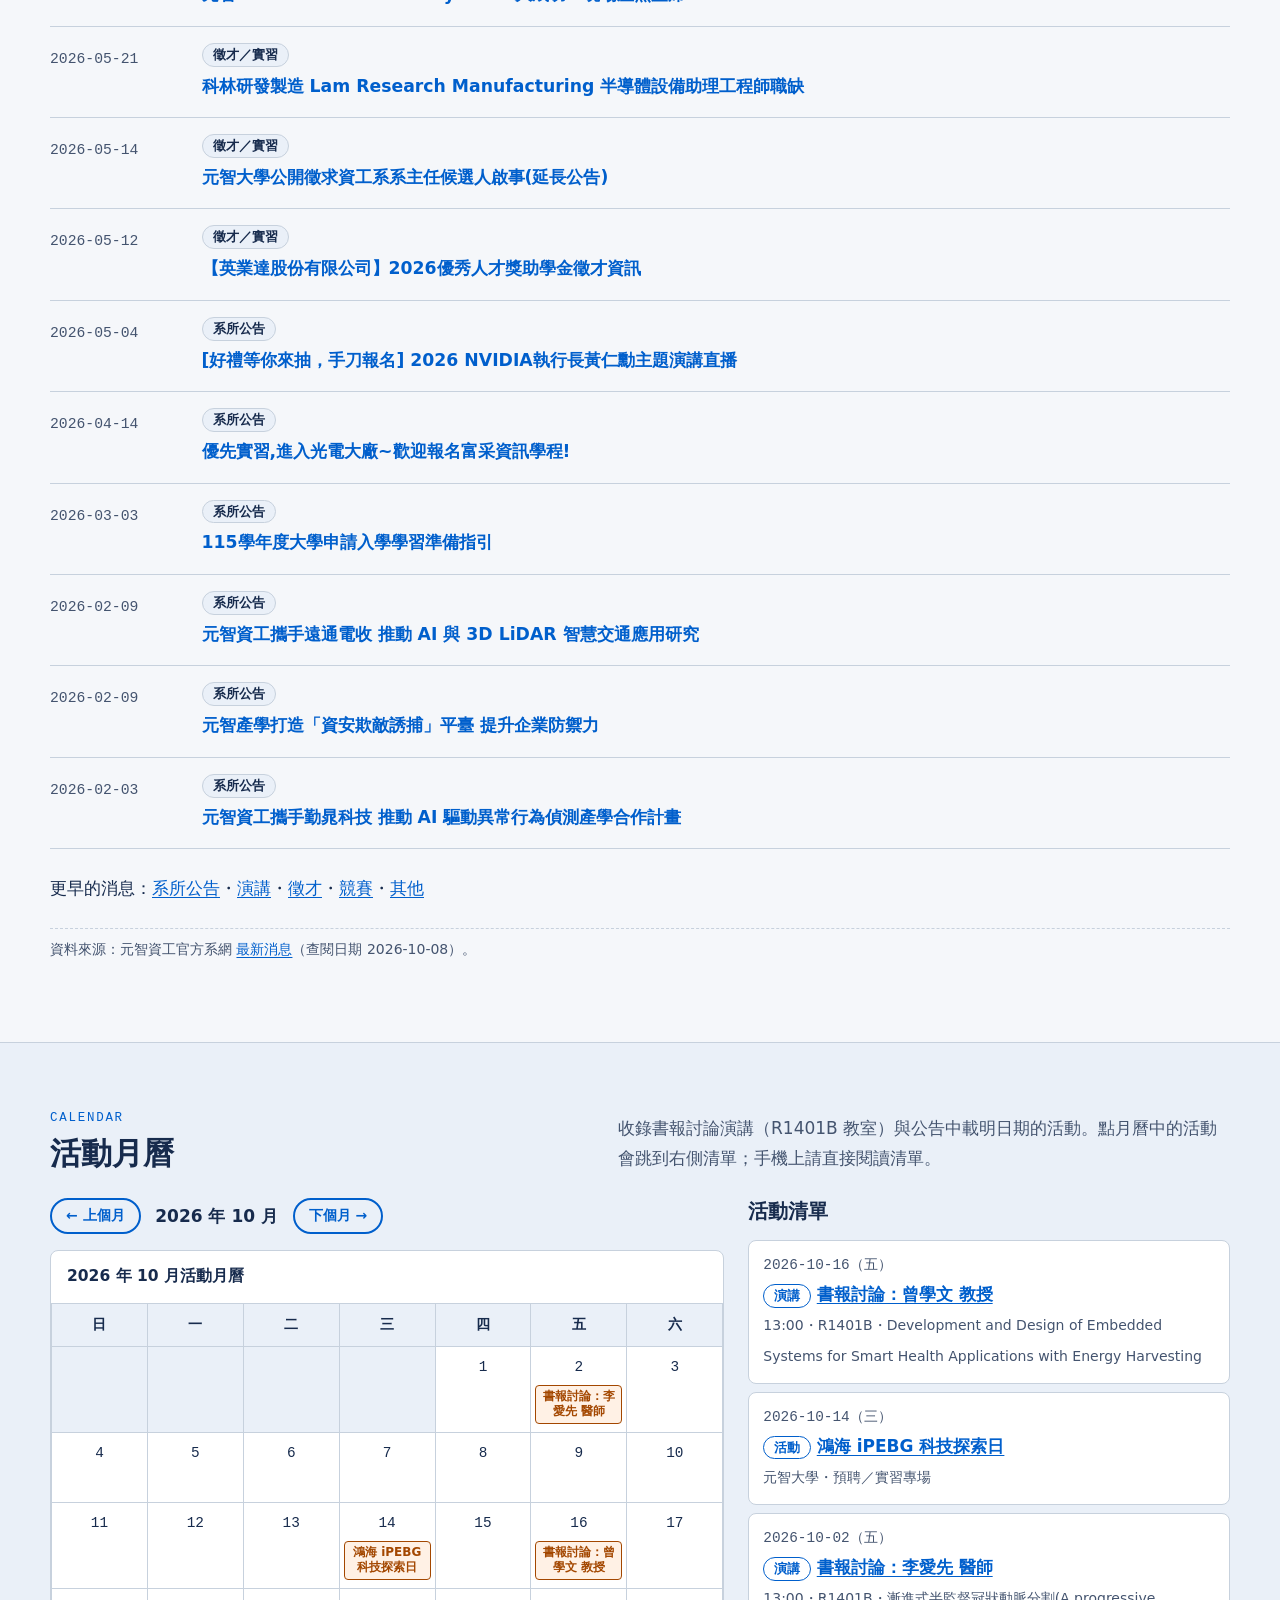
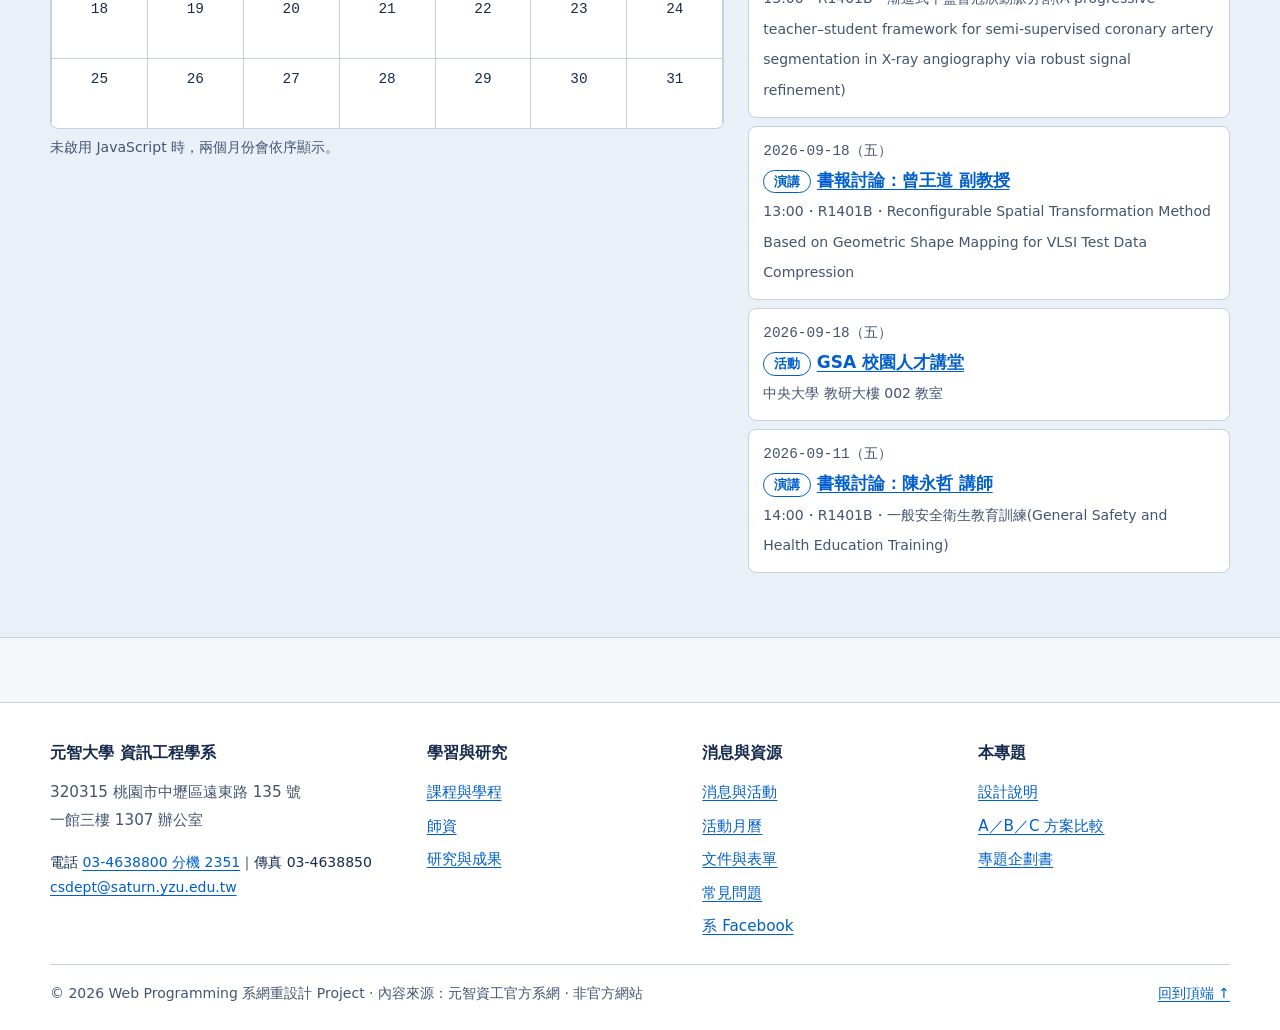
<file: news.html>
<!DOCTYPE html>
<html lang="zh-Hant-TW">
<head>
<meta charset="utf-8">
<meta name="viewport" content="width=device-width, initial-scale=1">
<title>消息與活動｜元智大學 資訊工程學系</title>
<meta name="description" content="元智資工系所公告、演講、徵才實習、競賽與榮譽新聞，附活動月曆。">
<link rel="icon" href="data:image/svg+xml,%3Csvg xmlns='http://www.w3.org/2000/svg' viewBox='0 0 32 32'%3E%3Crect width='32' height='32' rx='8' fill='%23005FCC'/%3E%3Ctext x='16' y='21' font-size='13' font-family='monospace' font-weight='700' fill='white' text-anchor='middle'%3ECSE%3C/text%3E%3C/svg%3E">
<link rel="stylesheet" href="style.css">
<script>try{var t=localStorage.getItem('cse-theme');if(t)document.documentElement.setAttribute('data-theme',t)}catch(e){}</script>
</head>
<body id="top">
<a class="skip-link" href="#main">跳到主要內容</a>
<div class="demo-bar" role="note"><div class="container"><strong>課程專題作品：</strong>本站為 Web 程式設計「系網重設計」專題，內容整理自<a href="https://www.cse.yzu.edu.tw/" rel="noopener">元智資工官方系網</a>（查閱日期 2026-10-08），並非官方網站；最新與正式資訊請以官方系網為準。</div></div>
<header class="site-header">
  <div class="container header-inner">
    <a class="brand" href="index.html" aria-label="元智大學資訊工程學系 首頁">
      <span class="brand-mark" aria-hidden="true">CSE</span>
      <span class="brand-text"><span class="brand-name">元智大學 資訊工程學系</span><span class="brand-sub">YZU · COMPUTER SCIENCE &amp; ENGINEERING</span></span>
    </a>
    <nav class="site-nav" id="site-nav" aria-label="主要導覽">
      <ul>
      <li><a href="index.html">首頁</a></li>
      <li><a href="about.html">認識本系</a></li>
      <li><a href="courses.html">課程與學程</a></li>
      <li><a href="faculty.html">師資</a></li>
      <li><a href="research.html">研究與成果</a></li>
      <li><a href="news.html" aria-current="page">消息與活動</a></li>
      <li><a href="resources.html">資源與服務</a></li>
      <li><a href="design.html">設計說明</a></li>
      </ul>
    </nav>
    <button class="theme-toggle" type="button" data-theme-toggle>◐ 自動</button>
    <button class="nav-toggle" type="button" aria-expanded="false" aria-controls="site-nav">選單</button>
  </div>
</header>
<main id="main">
  <section class="page-hero">
    <div class="container">
      <nav class="breadcrumb" aria-label="麵包屑"><ol><li><a href="index.html">首頁</a></li><li><span aria-current="page">消息與活動</span></li></ol></nav>
      <h1>消息與活動</h1>
      <p class="lead">系所公告、書報討論演講、徵才實習、競賽與榮譽新聞。每則都附日期與類別，標題連到官方系網全文。</p>
    </div>
  </section>

  <section class="section" aria-labelledby="list-h">
    <div class="container">
      <div class="section-head">
        <div><span class="kicker">NEWS</span><h2 id="list-h">最新消息</h2></div>
        <p>搜尋標題、選擇類別；找不到時會顯示提示，按「重設」回到全部消息。</p>
      </div>
      <form class="filter-bar js-only" data-filter="#news-list" data-count="#news-count" data-empty="#news-empty" role="search" aria-label="搜尋消息">
        <div class="field"><label for="nq">關鍵字</label><input id="nq" name="q" type="search" placeholder="例如：實習、選課、AI" autocomplete="off"></div>
        <div class="field"><label for="nc">類別</label>
          <select id="nc" name="cat"><option value="all">全部類別</option><option value="ann">系所公告</option><option value="talk">演講／書報</option><option value="job">徵才／實習</option><option value="comp">競賽</option><option value="honor">榮譽／新聞</option></select>
        </div>
        <button class="btn" type="submit">搜尋</button>
        <button class="btn btn--ghost" type="reset">重設</button>
      </form>
      <p class="no-js-note">（搜尋功能需要 JavaScript；目前顯示全部消息。）</p>
      <p class="result-count" id="news-count"></p>
      <ul class="news-list" id="news-list">
        <li class="news-item" data-cat="talk"><time datetime="2026-10-16">2026-10-16</time><div><div class="tags"><span class="tag">演講／書報</span><span class="tag tag--accent">13:00・曾學文 教授</span></div><h3><a href="https://www.cse.yzu.edu.tw/news/speech?id=995" rel="noopener">Development and Design of Embedded Systems for Smart Health Applications with Energy Harvesting</a></h3></div></li>
        <li class="news-item" data-cat="honor"><time datetime="2026-10-02">2026-10-02</time><div><div class="tags"><span class="tag">榮譽／新聞</span></div><h3><a href="https://www.cse.yzu.edu.tw/news/others?id=103" rel="noopener">AI讀懂你的目光　元智智慧眼動追蹤技術勇奪台灣創博會銀牌</a></h3></div></li>
        <li class="news-item" data-cat="talk"><time datetime="2026-10-02">2026-10-02</time><div><div class="tags"><span class="tag">演講／書報</span><span class="tag tag--accent">13:00・李愛先 醫師</span></div><h3><a href="https://www.cse.yzu.edu.tw/news/speech?id=994" rel="noopener">漸進式半監督冠狀動脈分割(A progressive teacher–student framework for semi-supervised coronary artery segmentation in X-ray angiography via robust signal refinement)</a></h3></div></li>
        <li class="news-item" data-cat="job"><time datetime="2026-09-23">2026-09-23</time><div><div class="tags"><span class="tag">徵才／實習</span></div><h3><a href="https://www.cse.yzu.edu.tw/news/recruitment?id=168" rel="noopener">歡迎報名~ 鴻海科技集團 iPEBG 事業群 科技探索日 ✕ 預聘/實習專場｜10/14 元智大學</a></h3></div></li>
        <li class="news-item" data-cat="comp"><time datetime="2026-09-23">2026-09-23</time><div><div class="tags"><span class="tag">競賽</span></div><h3><a href="https://www.cse.yzu.edu.tw/news/competition?id=83" rel="noopener">萬元獎金競賽｜2026全國大專青年樂齡防跌影片創意競賽</a></h3></div></li>
        <li class="news-item" data-cat="honor"><time datetime="2026-09-18">2026-09-18</time><div><div class="tags"><span class="tag">榮譽／新聞</span></div><h3><a href="https://www.cse.yzu.edu.tw/news/others?id=102" rel="noopener">AI助攻6G低軌衛星通訊 元智資工邱震鵬獲崇越論文大賞佳作</a></h3></div></li>
        <li class="news-item" data-cat="talk"><time datetime="2026-09-18">2026-09-18</time><div><div class="tags"><span class="tag">演講／書報</span><span class="tag tag--accent">13:00・曾王道 副教授</span></div><h3><a href="https://www.cse.yzu.edu.tw/news/speech?id=993" rel="noopener">Reconfigurable Spatial Transformation Method Based on Geometric Shape Mapping for VLSI Test Data Compression</a></h3></div></li>
        <li class="news-item" data-cat="comp"><time datetime="2026-09-17">2026-09-17</time><div><div class="tags"><span class="tag">競賽</span></div><h3><a href="https://www.cse.yzu.edu.tw/news/competition?id=82" rel="noopener">歡迎參加 ~2026 臺北秋季程式設計節大黑客松競賽</a></h3></div></li>
        <li class="news-item" data-cat="ann"><time datetime="2026-09-15">2026-09-15</time><div><div class="tags"><span class="tag">系所公告</span></div><h3><a href="https://www.cse.yzu.edu.tw/news/announcement?id=204" rel="noopener">GSA校園人才講堂—跟半導體一起翻轉世界｜9/18 中央大學 教研大樓002教室 盛大舉行！</a></h3></div></li>
        <li class="news-item" data-cat="comp"><time datetime="2026-09-14">2026-09-14</time><div><div class="tags"><span class="tag">競賽</span></div><h3><a href="https://www.cse.yzu.edu.tw/news/competition?id=81" rel="noopener">總獎金 70 萬！友達光電辦理「AI 座艙感知與視覺化 Hackathon」活動</a></h3></div></li>
        <li class="news-item" data-cat="comp"><time datetime="2026-09-11">2026-09-11</time><div><div class="tags"><span class="tag">競賽</span></div><h3><a href="https://www.cse.yzu.edu.tw/news/competition?id=80" rel="noopener">歡迎報名~第1屆台灣機器人競賽 醫療領域x物流領域</a></h3></div></li>
        <li class="news-item" data-cat="talk"><time datetime="2026-09-11">2026-09-11</time><div><div class="tags"><span class="tag">演講／書報</span><span class="tag tag--accent">14:00・陳永哲 講師</span></div><h3><a href="https://www.cse.yzu.edu.tw/news/speech?id=992" rel="noopener">一般安全衛生教育訓練(General Safety and Health Education Training)</a></h3></div></li>
        <li class="news-item" data-cat="ann"><time datetime="2026-09-10">2026-09-10</time><div><div class="tags"><span class="tag">系所公告</span></div><h3><a href="https://www.cse.yzu.edu.tw/news/announcement?id=203" rel="noopener">資工系 2026年 實習說明會 (包含:幸福安全職場宣導)</a></h3></div></li>
        <li class="news-item" data-cat="job"><time datetime="2026-09-09">2026-09-09</time><div><div class="tags"><span class="tag">徵才／實習</span></div><h3><a href="https://www.cse.yzu.edu.tw/news/recruitment?id=167" rel="noopener">2027台積電預辦登積計畫：預聘暨研發替代役招募系列活動，開跑囉～</a></h3></div></li>
        <li class="news-item" data-cat="honor"><time datetime="2026-09-04">2026-09-04</time><div><div class="tags"><span class="tag">榮譽／新聞</span></div><h3><a href="https://www.cse.yzu.edu.tw/news/others?id=101" rel="noopener">元智資工師生攻研6G低軌衛星網路 AI智慧路由技術勇奪優秀學生論文獎</a></h3></div></li>
        <li class="news-item" data-cat="ann"><time datetime="2026-09-02">2026-09-02</time><div><div class="tags"><span class="tag">系所公告</span></div><h3><a href="https://www.cse.yzu.edu.tw/news/announcement?id=202" rel="noopener">資訊工程學系 1151學期 大一新生 選課注意事項</a></h3></div></li>
        <li class="news-item" data-cat="comp"><time datetime="2026-09-02">2026-09-02</time><div><div class="tags"><span class="tag">競賽</span></div><h3><a href="https://www.cse.yzu.edu.tw/news/competition?id=79" rel="noopener">第21屆資安技能金盾獎競賽 歡迎參加！</a></h3></div></li>
        <li class="news-item" data-cat="ann"><time datetime="2026-08-05">2026-08-05</time><div><div class="tags"><span class="tag">系所公告</span></div><h3><a href="https://www.cse.yzu.edu.tw/news/announcement?id=201" rel="noopener">資工系誠聘專任教師—2027.02.01起聘</a></h3></div></li>
        <li class="news-item" data-cat="job"><time datetime="2026-08-05">2026-08-05</time><div><div class="tags"><span class="tag">徵才／實習</span></div><h3><a href="https://www.cse.yzu.edu.tw/news/recruitment?id=166" rel="noopener">資工系誠聘專任教師—2027.02.01起聘</a></h3></div></li>
        <li class="news-item" data-cat="honor"><time datetime="2026-08-05">2026-08-05</time><div><div class="tags"><span class="tag">榮譽／新聞</span></div><h3><a href="https://www.cse.yzu.edu.tw/news/others?id=100" rel="noopener">元智資工勇奪2026中國工程師學會學生論文競賽3獎項</a></h3></div></li>
        <li class="news-item" data-cat="honor"><time datetime="2026-08-04">2026-08-04</time><div><div class="tags"><span class="tag">榮譽／新聞</span></div><h3><a href="https://www.cse.yzu.edu.tw/news/others?id=99" rel="noopener">元智資工獲2026全國私立大專院校程式競賽(PUPC) 5銀1銅!</a></h3></div></li>
        <li class="news-item" data-cat="comp"><time datetime="2026-07-23">2026-07-23</time><div><div class="tags"><span class="tag">競賽</span></div><h3><a href="https://www.cse.yzu.edu.tw/news/competition?id=77" rel="noopener">踴躍報名! 資策會 AI 創新實戰大賽｜最高獎金 50,000 元!</a></h3></div></li>
        <li class="news-item" data-cat="honor"><time datetime="2026-06-26">2026-06-26</time><div><div class="tags"><span class="tag">榮譽／新聞</span></div><h3><a href="https://www.cse.yzu.edu.tw/news/others?id=98" rel="noopener">元智資工碩士生勇奪2025資訊學會最佳論文獎佳作</a></h3></div></li>
        <li class="news-item" data-cat="talk"><time datetime="2026-06-26">2026-06-26</time><div><div class="tags"><span class="tag">演講／書報</span><span class="tag tag--accent">14:00・鄭泓灝資深軟體架構師</span></div><h3><a href="https://www.cse.yzu.edu.tw/news/speech?id=991" rel="noopener">從開發家到指揮家：AI時代下研究生的生存與突圍(From Developer to Conductor: Surviving and Thriving as an Information Science Graduate in the AI Era)		</a></h3></div></li>
        <li class="news-item" data-cat="ann"><time datetime="2026-06-17">2026-06-17</time><div><div class="tags"><span class="tag">系所公告</span></div><h3><a href="https://www.cse.yzu.edu.tw/news/announcement?id=200" rel="noopener">(115暑假)博士班資格考申請公告 Doctoral qualifying exam application</a></h3></div></li>
        <li class="news-item" data-cat="talk"><time datetime="2026-06-12">2026-06-12</time><div><div class="tags"><span class="tag">演講／書報</span><span class="tag tag--accent">14:00・林渝非 AI工程師</span></div><h3><a href="https://www.cse.yzu.edu.tw/news/speech?id=990" rel="noopener">職場online - 學術與產業跨界11年的經驗指南(Career Online - A 11-Year Guide to Bridging Academia and Industry)</a></h3></div></li>
        <li class="news-item" data-cat="ann"><time datetime="2026-06-02">2026-06-02</time><div><div class="tags"><span class="tag">系所公告</span></div><h3><a href="https://www.cse.yzu.edu.tw/news/announcement?id=199" rel="noopener">元智 × NVIDIA Watch Party 2026 大成功！現場座無虛席！</a></h3></div></li>
        <li class="news-item" data-cat="job"><time datetime="2026-05-21">2026-05-21</time><div><div class="tags"><span class="tag">徵才／實習</span></div><h3><a href="https://www.cse.yzu.edu.tw/news/recruitment?id=165" rel="noopener">科林研發製造 Lam Research Manufacturing 半導體設備助理工程師職缺</a></h3></div></li>
        <li class="news-item" data-cat="job"><time datetime="2026-05-14">2026-05-14</time><div><div class="tags"><span class="tag">徵才／實習</span></div><h3><a href="https://www.cse.yzu.edu.tw/news/recruitment?id=164" rel="noopener">元智大學公開徵求資工系系主任候選人啟事(延長公告)</a></h3></div></li>
        <li class="news-item" data-cat="job"><time datetime="2026-05-12">2026-05-12</time><div><div class="tags"><span class="tag">徵才／實習</span></div><h3><a href="https://www.cse.yzu.edu.tw/news/recruitment?id=163" rel="noopener">【英業達股份有限公司】2026優秀人才獎助學金徵才資訊</a></h3></div></li>
        <li class="news-item" data-cat="ann"><time datetime="2026-05-04">2026-05-04</time><div><div class="tags"><span class="tag">系所公告</span></div><h3><a href="https://www.cse.yzu.edu.tw/news/announcement?id=198" rel="noopener">[好禮等你來抽，手刀報名] 2026 NVIDIA執行長黃仁勳主題演講直播</a></h3></div></li>
        <li class="news-item" data-cat="ann"><time datetime="2026-04-14">2026-04-14</time><div><div class="tags"><span class="tag">系所公告</span></div><h3><a href="https://www.cse.yzu.edu.tw/news/announcement?id=197" rel="noopener">優先實習,進入光電大廠~歡迎報名富采資訊學程!</a></h3></div></li>
        <li class="news-item" data-cat="ann"><time datetime="2026-03-03">2026-03-03</time><div><div class="tags"><span class="tag">系所公告</span></div><h3><a href="https://www.cse.yzu.edu.tw/news/announcement?id=196" rel="noopener">115學年度大學申請入學學習準備指引</a></h3></div></li>
        <li class="news-item" data-cat="ann"><time datetime="2026-02-09">2026-02-09</time><div><div class="tags"><span class="tag">系所公告</span></div><h3><a href="https://www.cse.yzu.edu.tw/news/announcement?id=195" rel="noopener">元智資工攜手遠通電收 推動 AI 與 3D LiDAR 智慧交通應用研究</a></h3></div></li>
        <li class="news-item" data-cat="ann"><time datetime="2026-02-09">2026-02-09</time><div><div class="tags"><span class="tag">系所公告</span></div><h3><a href="https://www.cse.yzu.edu.tw/news/announcement?id=194" rel="noopener">元智產學打造「資安欺敵誘捕」平臺 提升企業防禦力</a></h3></div></li>
        <li class="news-item" data-cat="ann"><time datetime="2026-02-03">2026-02-03</time><div><div class="tags"><span class="tag">系所公告</span></div><h3><a href="https://www.cse.yzu.edu.tw/news/announcement?id=193" rel="noopener">元智資工攜手勤晁科技 推動 AI 驅動異常行為偵測產學合作計畫</a></h3></div></li>
      </ul>
      <div class="empty-state" id="news-empty" hidden>
        <p><strong>沒有符合條件的消息。</strong></p>
        <p>請換個關鍵字，或把類別改為「全部類別」。</p>
      </div>
      <p style="margin-top:var(--space)">更早的消息：<a href="https://www.cse.yzu.edu.tw/news/announcement" rel="noopener">系所公告</a>・<a href="https://www.cse.yzu.edu.tw/news/speech" rel="noopener">演講</a>・<a href="https://www.cse.yzu.edu.tw/news/recruitment" rel="noopener">徵才</a>・<a href="https://www.cse.yzu.edu.tw/news/competition" rel="noopener">競賽</a>・<a href="https://www.cse.yzu.edu.tw/news/others" rel="noopener">其他</a></p>
      <p class="source-note">資料來源：元智資工官方系網 <a href="https://www.cse.yzu.edu.tw/news/announcement" rel="noopener">最新消息</a>（查閱日期 2026-10-08）。</p>
    </div>
  </section>

  <section class="section section--alt" id="calendar" aria-labelledby="cal-h">
    <div class="container">
      <div class="section-head">
        <div><span class="kicker">CALENDAR</span><h2 id="cal-h">活動月曆</h2></div>
        <p>收錄書報討論演講（R1401B 教室）與公告中載明日期的活動。點月曆中的活動會跳到右側清單；手機上請直接閱讀清單。</p>
      </div>
      <div class="cal-layout">
        <div class="calendar" data-calendar>
          <div class="month-switch js-only">
            <button class="btn btn--ghost btn--sm" type="button" data-prev aria-label="上個月">← 上個月</button>
            <output aria-live="polite">2026 年 10 月</output>
            <button class="btn btn--ghost btn--sm" type="button" data-next aria-label="下個月">下個月 →</button>
          </div>
        <div class="table-wrap" data-month="2026 年 10 月" tabindex="0" role="region" aria-label="2026 年 10 月月曆">
          <table>
            <caption>2026 年 10 月活動月曆</caption>
            <thead><tr><th scope="col">日</th><th scope="col">一</th><th scope="col">二</th><th scope="col">三</th><th scope="col">四</th><th scope="col">五</th><th scope="col">六</th></tr></thead>
            <tbody>
            <tr><td class="is-empty"></td><td class="is-empty"></td><td class="is-empty"></td><td class="is-empty"></td><td>1</td><td>2<a href="#t994">書報討論：李愛先 醫師</a></td><td>3</td></tr>
            <tr><td>4</td><td>5</td><td>6</td><td>7</td><td>8</td><td>9</td><td>10</td></tr>
            <tr><td>11</td><td>12</td><td>13</td><td>14<a href="#r168">鴻海 iPEBG 科技探索日</a></td><td>15</td><td>16<a href="#t995">書報討論：曾學文 教授</a></td><td>17</td></tr>
            <tr><td>18</td><td>19</td><td>20</td><td>21</td><td>22</td><td>23</td><td>24</td></tr>
            <tr><td>25</td><td>26</td><td>27</td><td>28</td><td>29</td><td>30</td><td>31</td></tr>
            </tbody>
          </table>
        </div>
        <div class="table-wrap" data-month="2026 年 9 月" tabindex="0" role="region" aria-label="2026 年 9 月月曆">
          <table>
            <caption>2026 年 9 月活動月曆</caption>
            <thead><tr><th scope="col">日</th><th scope="col">一</th><th scope="col">二</th><th scope="col">三</th><th scope="col">四</th><th scope="col">五</th><th scope="col">六</th></tr></thead>
            <tbody>
            <tr><td class="is-empty"></td><td class="is-empty"></td><td>1</td><td>2</td><td>3</td><td>4</td><td>5</td></tr>
            <tr><td>6</td><td>7</td><td>8</td><td>9</td><td>10</td><td>11<a href="#t992">書報討論：陳永哲 講師</a></td><td>12</td></tr>
            <tr><td>13</td><td>14</td><td>15</td><td>16</td><td>17</td><td>18<a href="#t993">書報討論：曾王道 副教授</a><a href="#a204">GSA 校園人才講堂</a></td><td>19</td></tr>
            <tr><td>20</td><td>21</td><td>22</td><td>23</td><td>24</td><td>25</td><td>26</td></tr>
            <tr><td>27</td><td>28</td><td>29</td><td>30</td><td class="is-empty"></td><td class="is-empty"></td><td class="is-empty"></td></tr>
            </tbody>
          </table>
        </div>
          <p class="scroll-hint">未啟用 JavaScript 時，兩個月份會依序顯示。</p>
        </div>
        <div>
          <h3>活動清單</h3>
          <ul class="event-list">
          <li id="t995"><time datetime="2026-10-16">2026-10-16（五）</time><span class="tag tag--accent">演講</span> <strong><a href="https://www.cse.yzu.edu.tw/news/speech?id=995" rel="noopener">書報討論：曾學文 教授</a></strong><br><span class="muted small">13:00・R1401B・Development and Design of Embedded Systems for Smart Health Applications with Energy Harvesting</span></li>
          <li id="r168"><time datetime="2026-10-14">2026-10-14（三）</time><span class="tag tag--accent">活動</span> <strong><a href="https://www.cse.yzu.edu.tw/news/recruitment?id=168" rel="noopener">鴻海 iPEBG 科技探索日</a></strong><br><span class="muted small">元智大學・預聘／實習專場</span></li>
          <li id="t994"><time datetime="2026-10-02">2026-10-02（五）</time><span class="tag tag--accent">演講</span> <strong><a href="https://www.cse.yzu.edu.tw/news/speech?id=994" rel="noopener">書報討論：李愛先 醫師</a></strong><br><span class="muted small">13:00・R1401B・漸進式半監督冠狀動脈分割(A progressive teacher–student framework for semi-supervised coronary artery segmentation in X-ray angiography via robust signal refinement)</span></li>
          <li id="t993"><time datetime="2026-09-18">2026-09-18（五）</time><span class="tag tag--accent">演講</span> <strong><a href="https://www.cse.yzu.edu.tw/news/speech?id=993" rel="noopener">書報討論：曾王道 副教授</a></strong><br><span class="muted small">13:00・R1401B・Reconfigurable Spatial Transformation Method Based on Geometric Shape Mapping for VLSI Test Data Compression</span></li>
          <li id="a204"><time datetime="2026-09-18">2026-09-18（五）</time><span class="tag tag--accent">活動</span> <strong><a href="https://www.cse.yzu.edu.tw/news/announcement?id=204" rel="noopener">GSA 校園人才講堂</a></strong><br><span class="muted small">中央大學 教研大樓 002 教室</span></li>
          <li id="t992"><time datetime="2026-09-11">2026-09-11（五）</time><span class="tag tag--accent">演講</span> <strong><a href="https://www.cse.yzu.edu.tw/news/speech?id=992" rel="noopener">書報討論：陳永哲 講師</a></strong><br><span class="muted small">14:00・R1401B・一般安全衛生教育訓練(General Safety and Health Education Training)</span></li>
          </ul>
        </div>
      </div>
    </div>
  </section>
</main>
<footer class="site-footer">
  <div class="container">
    <div class="footer-grid">
      <section aria-labelledby="ft-about">
        <h2 id="ft-about">元智大學 資訊工程學系</h2>
        <p class="muted">320315 桃園市中壢區遠東路 135 號<br>一館三樓 1307 辦公室</p>
        <p class="small">電話 <a href="tel:+88634638800,2351">03-4638800 分機 2351</a>｜傳真 03-4638850<br><a href="mailto:csdept@saturn.yzu.edu.tw">csdept@saturn.yzu.edu.tw</a></p>
      </section>
      <section aria-labelledby="ft-learn">
        <h2 id="ft-learn">學習與研究</h2>
        <ul><li><a href="courses.html">課程與學程</a></li><li><a href="faculty.html">師資</a></li><li><a href="research.html">研究與成果</a></li></ul>
      </section>
      <section aria-labelledby="ft-news">
        <h2 id="ft-news">消息與資源</h2>
        <ul><li><a href="news.html">消息與活動</a></li><li><a href="news.html#calendar">活動月曆</a></li><li><a href="resources.html">文件與表單</a></li><li><a href="resources.html#faq">常見問題</a></li><li><a href="https://www.facebook.com/yzucs/" rel="noopener">系 Facebook</a></li></ul>
      </section>
      <section aria-labelledby="ft-project">
        <h2 id="ft-project">本專題</h2>
        <ul><li><a href="design.html">設計說明</a></li><li><a href="compare.html">A／B／C 方案比較</a></li><li><a href="YZU_CSE_Website_Redesign_Project_Plan.html">專題企劃書</a></li></ul>
      </section>
    </div>
    <div class="footer-bottom">
      <span>© <span data-year>2026</span> Web Programming 系網重設計 Project · 內容來源：元智資工官方系網 · 非官方網站</span>
      <a href="#top">回到頂端 ↑</a>
    </div>
  </div>
</footer>
<a class="back-to-top" href="#top" aria-label="回到頂端">↑</a>
<script src="main.js"></script>
</body>
</html>
</file>
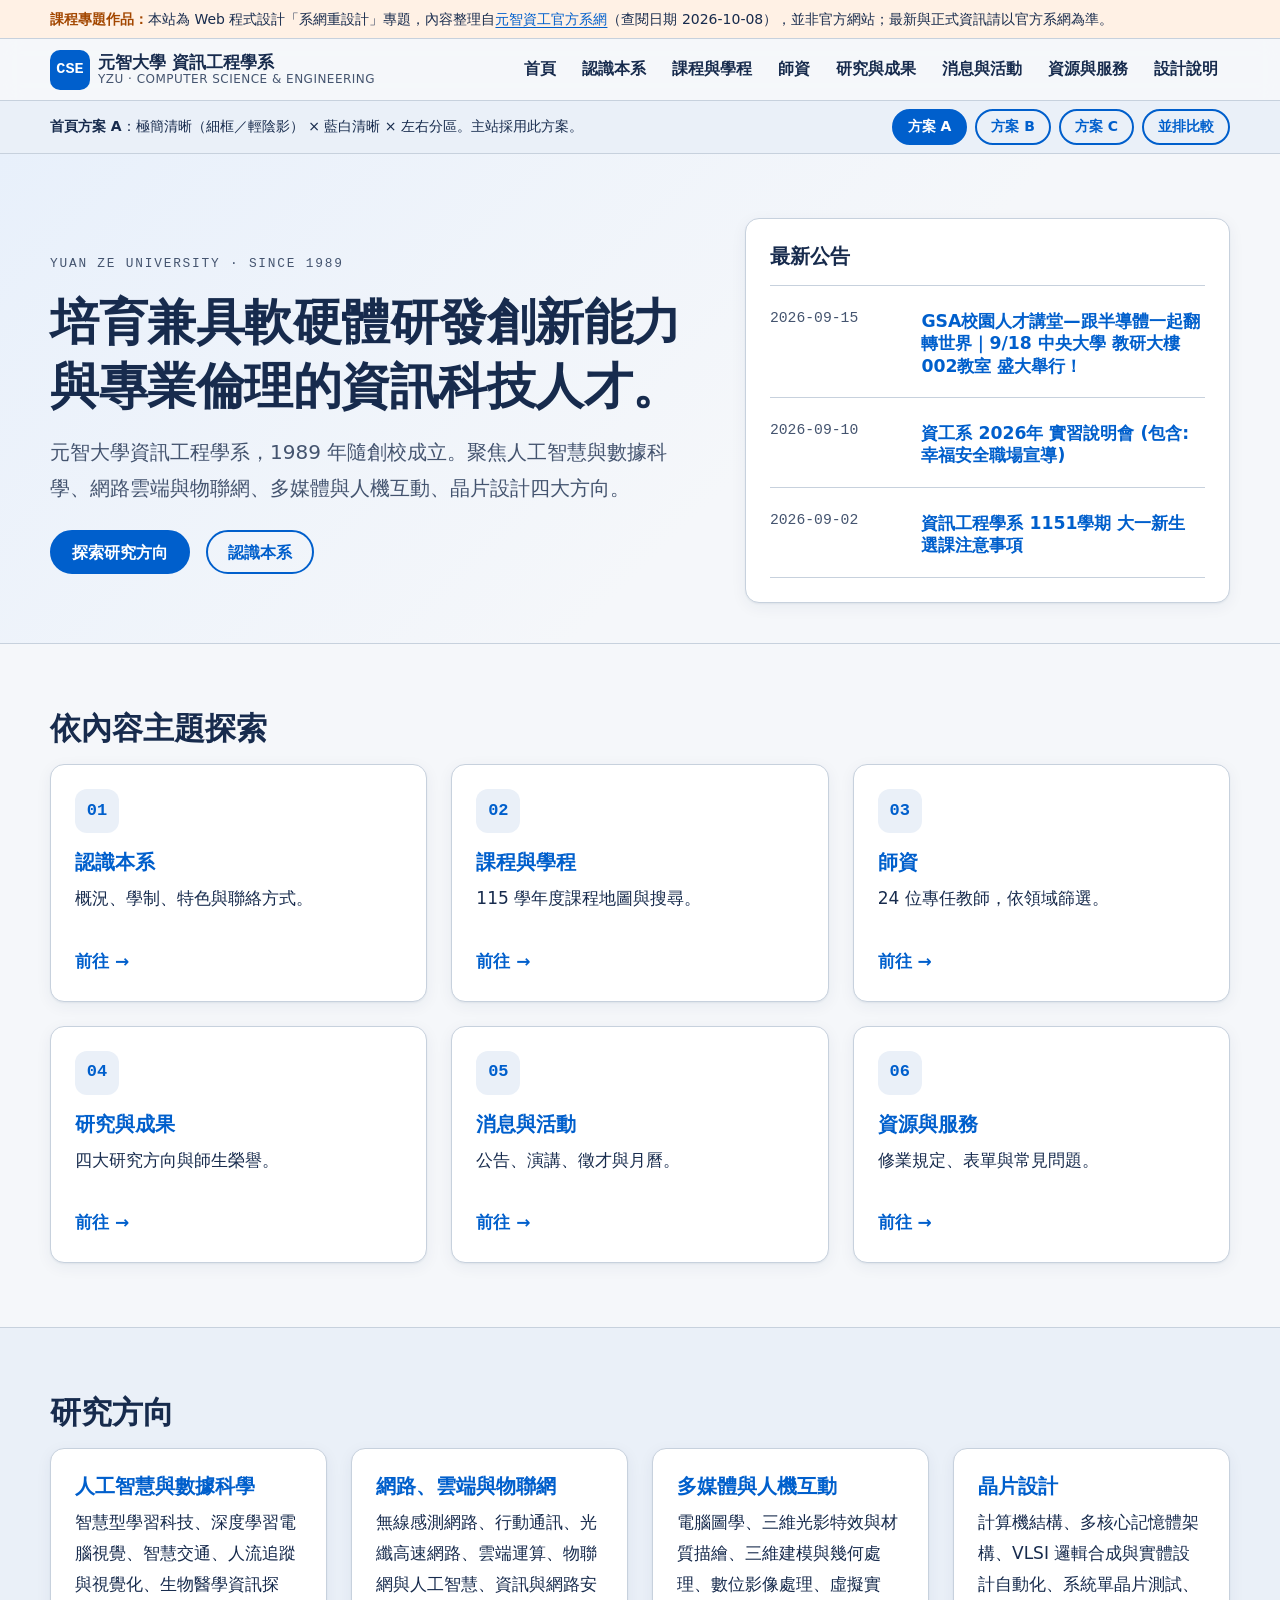
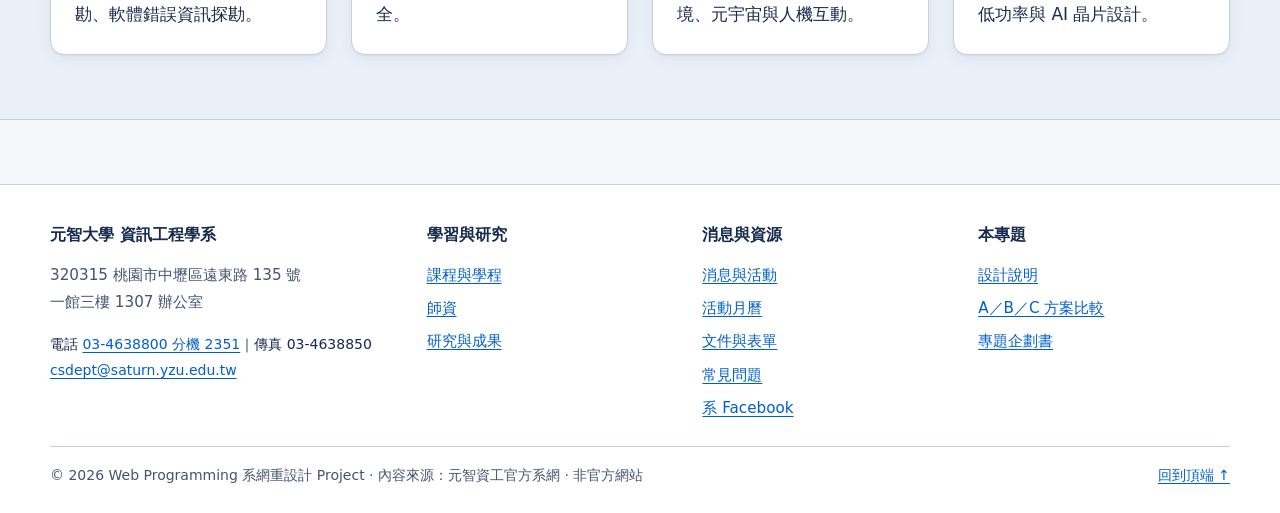
<file: plan-a.html>
<!DOCTYPE html>
<html lang="zh-Hant-TW" data-plan="a">
<head>
<meta charset="utf-8">
<meta name="viewport" content="width=device-width, initial-scale=1">
<title>方案 A：極簡清晰｜系網首頁提案</title>
<meta name="description" content="首頁方案 A：極簡清晰風格、藍白清晰配色、左右分區排版。">
<link rel="icon" href="data:image/svg+xml,%3Csvg xmlns='http://www.w3.org/2000/svg' viewBox='0 0 32 32'%3E%3Crect width='32' height='32' rx='8' fill='%23005FCC'/%3E%3Ctext x='16' y='21' font-size='13' font-family='monospace' font-weight='700' fill='white' text-anchor='middle'%3ECSE%3C/text%3E%3C/svg%3E">
<link rel="stylesheet" href="style.css">
</head>
<body id="top">
<a class="skip-link" href="#main">跳到主要內容</a>
<div class="demo-bar" role="note"><div class="container"><strong>課程專題作品：</strong>本站為 Web 程式設計「系網重設計」專題，內容整理自<a href="https://www.cse.yzu.edu.tw/" rel="noopener">元智資工官方系網</a>（查閱日期 2026-10-08），並非官方網站；最新與正式資訊請以官方系網為準。</div></div>
<header class="site-header">
  <div class="container header-inner">
    <a class="brand" href="index.html" aria-label="元智大學資訊工程學系 首頁">
      <span class="brand-mark" aria-hidden="true">CSE</span>
      <span class="brand-text"><span class="brand-name">元智大學 資訊工程學系</span><span class="brand-sub">YZU · COMPUTER SCIENCE &amp; ENGINEERING</span></span>
    </a>
    <nav class="site-nav" id="site-nav" aria-label="主要導覽">
      <ul>
      <li><a href="index.html">首頁</a></li>
      <li><a href="about.html">認識本系</a></li>
      <li><a href="courses.html">課程與學程</a></li>
      <li><a href="faculty.html">師資</a></li>
      <li><a href="research.html">研究與成果</a></li>
      <li><a href="news.html">消息與活動</a></li>
      <li><a href="resources.html">資源與服務</a></li>
      <li><a href="design.html">設計說明</a></li>
      </ul>
    </nav>
    <button class="nav-toggle" type="button" aria-expanded="false" aria-controls="site-nav">選單</button>
  </div>
</header>
  <div class="plan-switch" role="note">
    <div class="container plan-switch-inner">
      <p><strong>首頁方案 A</strong>：極簡清晰（細框／輕陰影） × 藍白清晰 × 左右分區。主站採用此方案。</p>
      <div class="badge-row"><a class="btn btn--sm" href="plan-a.html" aria-current="page">方案 A</a> <a class="btn btn--sm btn--ghost" href="plan-b.html">方案 B</a> <a class="btn btn--sm btn--ghost" href="plan-c.html">方案 C</a> <a class="btn btn--sm btn--ghost" href="compare.html">並排比較</a></div>
    </div>
  </div>
<main id="main">
  <section class="hero" aria-labelledby="h1a">
    <div class="container hero-grid">
      <div>
        <span class="eyebrow">YUAN ZE UNIVERSITY · SINCE 1989</span>
        <h1 id="h1a">培育兼具軟硬體研發創新能力<br>與專業倫理的資訊科技人才。</h1>
        <p class="lead">元智大學資訊工程學系，1989 年隨創校成立。聚焦人工智慧與數據科學、網路雲端與物聯網、多媒體與人機互動、晶片設計四大方向。</p>
        <div class="actions"><a class="btn" href="research.html">探索研究方向</a><a class="btn btn--ghost" href="about.html">認識本系</a></div>
      </div>
      <aside class="hero-panel" aria-labelledby="qa"><h2 id="qa">最新公告</h2>
        <ul class="news-list">
          <li class="news-item" data-cat="ann"><time datetime="2026-09-15">2026-09-15</time><div><div class="tags"></div><h3><a href="https://www.cse.yzu.edu.tw/news/announcement?id=204" rel="noopener">GSA校園人才講堂—跟半導體一起翻轉世界｜9/18 中央大學 教研大樓002教室 盛大舉行！</a></h3></div></li>
          <li class="news-item" data-cat="ann"><time datetime="2026-09-10">2026-09-10</time><div><div class="tags"></div><h3><a href="https://www.cse.yzu.edu.tw/news/announcement?id=203" rel="noopener">資工系 2026年 實習說明會 (包含:幸福安全職場宣導)</a></h3></div></li>
          <li class="news-item" data-cat="ann"><time datetime="2026-09-02">2026-09-02</time><div><div class="tags"></div><h3><a href="https://www.cse.yzu.edu.tw/news/announcement?id=202" rel="noopener">資訊工程學系 1151學期 大一新生 選課注意事項</a></h3></div></li>
        </ul>
      </aside>
    </div>
  </section>
  <section class="section" aria-labelledby="ea"><div class="container">
    <h2 id="ea">依內容主題探索</h2>
    <div class="grid">
          <a class="card card-link" href="about.html"><span class="card-icon" aria-hidden="true">01</span><h3>認識本系</h3><p>概況、學制、特色與聯絡方式。</p><span class="more">前往 →</span></a>
          <a class="card card-link" href="courses.html"><span class="card-icon" aria-hidden="true">02</span><h3>課程與學程</h3><p>115 學年度課程地圖與搜尋。</p><span class="more">前往 →</span></a>
          <a class="card card-link" href="faculty.html"><span class="card-icon" aria-hidden="true">03</span><h3>師資</h3><p>24 位專任教師，依領域篩選。</p><span class="more">前往 →</span></a>
          <a class="card card-link" href="research.html"><span class="card-icon" aria-hidden="true">04</span><h3>研究與成果</h3><p>四大研究方向與師生榮譽。</p><span class="more">前往 →</span></a>
          <a class="card card-link" href="news.html"><span class="card-icon" aria-hidden="true">05</span><h3>消息與活動</h3><p>公告、演講、徵才與月曆。</p><span class="more">前往 →</span></a>
          <a class="card card-link" href="resources.html"><span class="card-icon" aria-hidden="true">06</span><h3>資源與服務</h3><p>修業規定、表單與常見問題。</p><span class="more">前往 →</span></a>
    </div>
  </div></section>
  <section class="section section--alt" aria-labelledby="ra"><div class="container">
    <h2 id="ra">研究方向</h2>
    <div class="grid grid--4">
          <a class="card card-link" href="research.html#ai"><h3>人工智慧與數據科學</h3><p>智慧型學習科技、深度學習電腦視覺、智慧交通、人流追蹤與視覺化、生物醫學資訊探勘、軟體錯誤資訊探勘。</p></a>
          <a class="card card-link" href="research.html#net"><h3>網路、雲端與物聯網</h3><p>無線感測網路、行動通訊、光纖高速網路、雲端運算、物聯網與人工智慧、資訊與網路安全。</p></a>
          <a class="card card-link" href="research.html#mm"><h3>多媒體與人機互動</h3><p>電腦圖學、三維光影特效與材質描繪、三維建模與幾何處理、數位影像處理、虛擬實境、元宇宙與人機互動。</p></a>
          <a class="card card-link" href="research.html#chip"><h3>晶片設計</h3><p>計算機結構、多核心記憶體架構、VLSI 邏輯合成與實體設計自動化、系統單晶片測試、低功率與 AI 晶片設計。</p></a>
    </div>
  </div></section>
</main>
<footer class="site-footer">
  <div class="container">
    <div class="footer-grid">
      <section aria-labelledby="ft-about">
        <h2 id="ft-about">元智大學 資訊工程學系</h2>
        <p class="muted">320315 桃園市中壢區遠東路 135 號<br>一館三樓 1307 辦公室</p>
        <p class="small">電話 <a href="tel:+88634638800,2351">03-4638800 分機 2351</a>｜傳真 03-4638850<br><a href="mailto:csdept@saturn.yzu.edu.tw">csdept@saturn.yzu.edu.tw</a></p>
      </section>
      <section aria-labelledby="ft-learn">
        <h2 id="ft-learn">學習與研究</h2>
        <ul><li><a href="courses.html">課程與學程</a></li><li><a href="faculty.html">師資</a></li><li><a href="research.html">研究與成果</a></li></ul>
      </section>
      <section aria-labelledby="ft-news">
        <h2 id="ft-news">消息與資源</h2>
        <ul><li><a href="news.html">消息與活動</a></li><li><a href="news.html#calendar">活動月曆</a></li><li><a href="resources.html">文件與表單</a></li><li><a href="resources.html#faq">常見問題</a></li><li><a href="https://www.facebook.com/yzucs/" rel="noopener">系 Facebook</a></li></ul>
      </section>
      <section aria-labelledby="ft-project">
        <h2 id="ft-project">本專題</h2>
        <ul><li><a href="design.html">設計說明</a></li><li><a href="compare.html">A／B／C 方案比較</a></li><li><a href="YZU_CSE_Website_Redesign_Project_Plan.html">專題企劃書</a></li></ul>
      </section>
    </div>
    <div class="footer-bottom">
      <span>© <span data-year>2026</span> Web Programming 系網重設計 Project · 內容來源：元智資工官方系網 · 非官方網站</span>
      <a href="#top">回到頂端 ↑</a>
    </div>
  </div>
</footer>
<a class="back-to-top" href="#top" aria-label="回到頂端">↑</a>
<script src="main.js"></script>
</body>
</html>
</file>
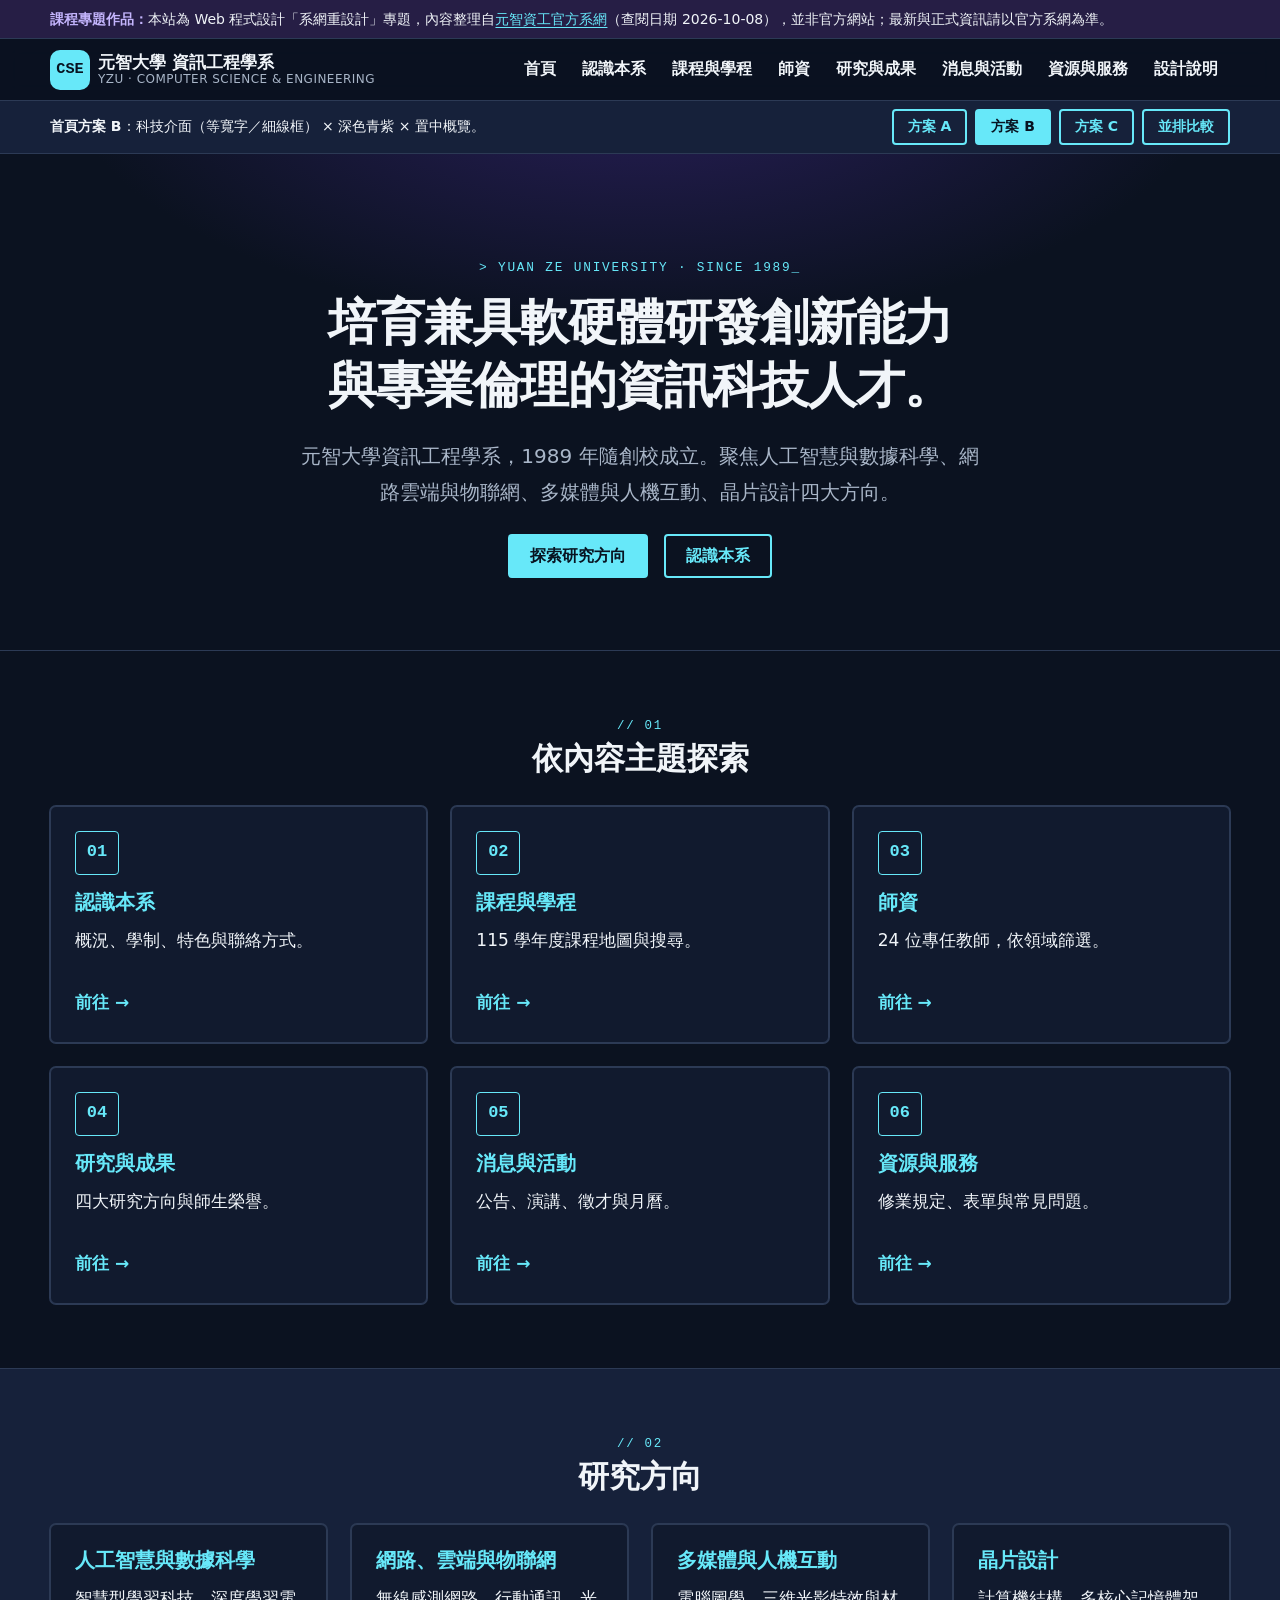
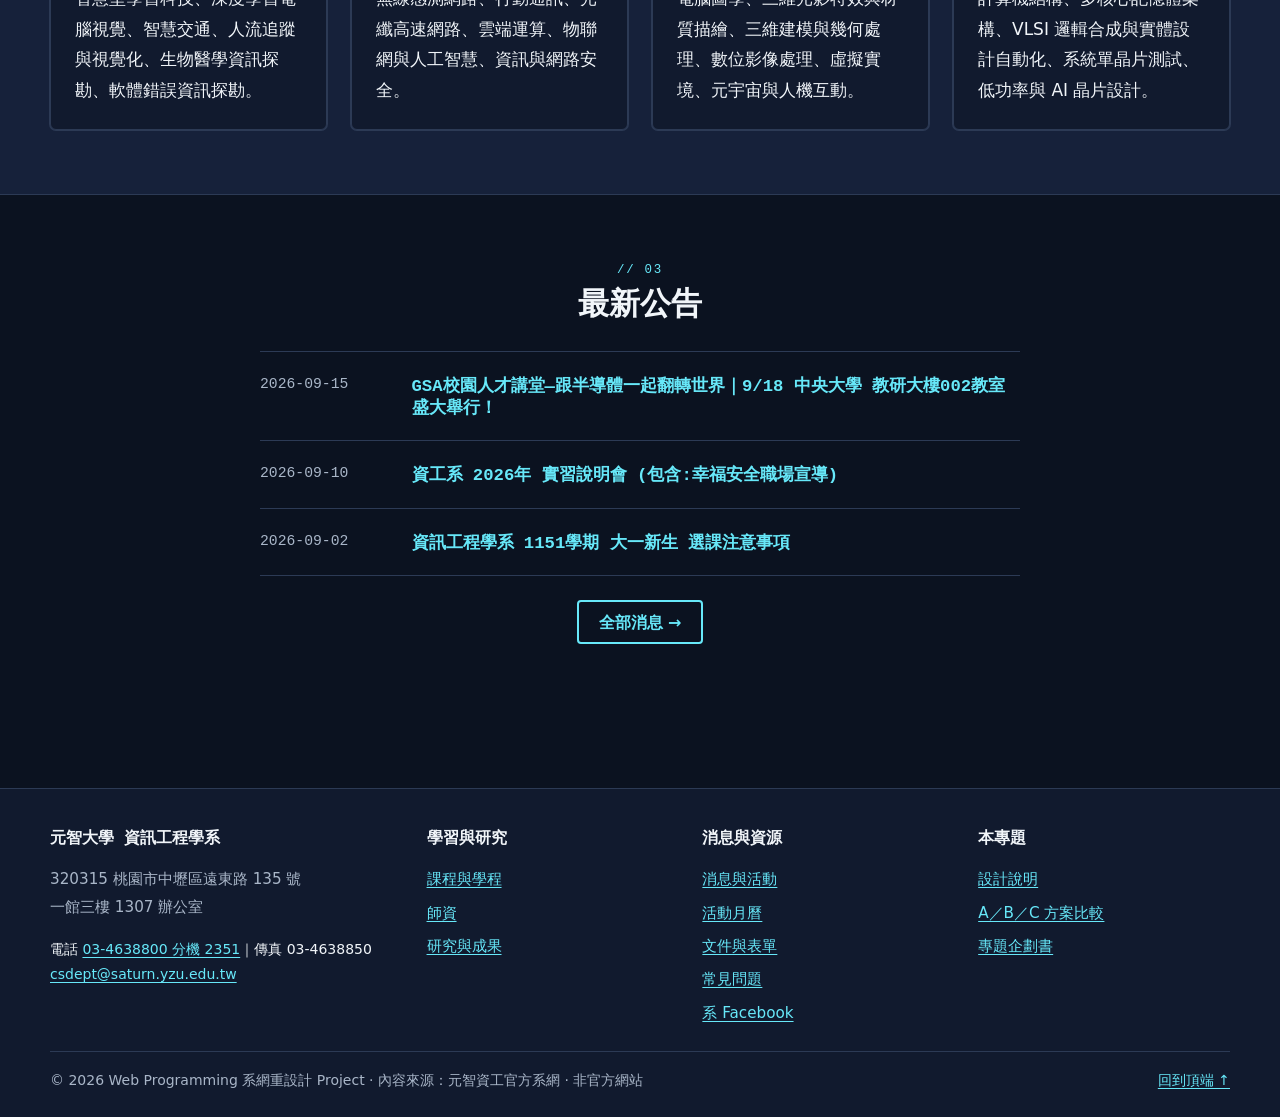
<file: plan-b.html>
<!DOCTYPE html>
<html lang="zh-Hant-TW" data-plan="b">
<head>
<meta charset="utf-8">
<meta name="viewport" content="width=device-width, initial-scale=1">
<title>方案 B：科技介面｜系網首頁提案</title>
<meta name="description" content="首頁方案 B：科技介面風格、深色青紫配色、置中概覽排版。">
<link rel="icon" href="data:image/svg+xml,%3Csvg xmlns='http://www.w3.org/2000/svg' viewBox='0 0 32 32'%3E%3Crect width='32' height='32' rx='8' fill='%23005FCC'/%3E%3Ctext x='16' y='21' font-size='13' font-family='monospace' font-weight='700' fill='white' text-anchor='middle'%3ECSE%3C/text%3E%3C/svg%3E">
<link rel="stylesheet" href="style.css">
</head>
<body id="top">
<a class="skip-link" href="#main">跳到主要內容</a>
<div class="demo-bar" role="note"><div class="container"><strong>課程專題作品：</strong>本站為 Web 程式設計「系網重設計」專題，內容整理自<a href="https://www.cse.yzu.edu.tw/" rel="noopener">元智資工官方系網</a>（查閱日期 2026-10-08），並非官方網站；最新與正式資訊請以官方系網為準。</div></div>
<header class="site-header">
  <div class="container header-inner">
    <a class="brand" href="index.html" aria-label="元智大學資訊工程學系 首頁">
      <span class="brand-mark" aria-hidden="true">CSE</span>
      <span class="brand-text"><span class="brand-name">元智大學 資訊工程學系</span><span class="brand-sub">YZU · COMPUTER SCIENCE &amp; ENGINEERING</span></span>
    </a>
    <nav class="site-nav" id="site-nav" aria-label="主要導覽">
      <ul>
      <li><a href="index.html">首頁</a></li>
      <li><a href="about.html">認識本系</a></li>
      <li><a href="courses.html">課程與學程</a></li>
      <li><a href="faculty.html">師資</a></li>
      <li><a href="research.html">研究與成果</a></li>
      <li><a href="news.html">消息與活動</a></li>
      <li><a href="resources.html">資源與服務</a></li>
      <li><a href="design.html">設計說明</a></li>
      </ul>
    </nav>
    <button class="nav-toggle" type="button" aria-expanded="false" aria-controls="site-nav">選單</button>
  </div>
</header>
  <div class="plan-switch" role="note">
    <div class="container plan-switch-inner">
      <p><strong>首頁方案 B</strong>：科技介面（等寬字／細線框） × 深色青紫 × 置中概覽。</p>
      <div class="badge-row"><a class="btn btn--sm btn--ghost" href="plan-a.html">方案 A</a> <a class="btn btn--sm" href="plan-b.html" aria-current="page">方案 B</a> <a class="btn btn--sm btn--ghost" href="plan-c.html">方案 C</a> <a class="btn btn--sm btn--ghost" href="compare.html">並排比較</a></div>
    </div>
  </div>
<main id="main" class="plan-b">
  <section class="hero center" aria-labelledby="h1b">
    <div class="container">
      <span class="eyebrow">&gt; YUAN ZE UNIVERSITY · SINCE 1989_</span>
      <h1 id="h1b">培育兼具軟硬體研發創新能力<br>與專業倫理的資訊科技人才。</h1>
      <p class="lead" style="margin-inline:auto">元智大學資訊工程學系，1989 年隨創校成立。聚焦人工智慧與數據科學、網路雲端與物聯網、多媒體與人機互動、晶片設計四大方向。</p>
      <div class="actions" style="justify-content:center"><a class="btn" href="research.html">探索研究方向</a><a class="btn btn--ghost" href="about.html">認識本系</a></div>
    </div>
  </section>
  <section class="section" aria-labelledby="eb"><div class="container">
    <div class="center"><span class="kicker">// 01</span><h2 id="eb">依內容主題探索</h2></div>
    <div class="grid">
          <a class="card card-link" href="about.html"><span class="card-icon" aria-hidden="true">01</span><h3>認識本系</h3><p>概況、學制、特色與聯絡方式。</p><span class="more">前往 →</span></a>
          <a class="card card-link" href="courses.html"><span class="card-icon" aria-hidden="true">02</span><h3>課程與學程</h3><p>115 學年度課程地圖與搜尋。</p><span class="more">前往 →</span></a>
          <a class="card card-link" href="faculty.html"><span class="card-icon" aria-hidden="true">03</span><h3>師資</h3><p>24 位專任教師，依領域篩選。</p><span class="more">前往 →</span></a>
          <a class="card card-link" href="research.html"><span class="card-icon" aria-hidden="true">04</span><h3>研究與成果</h3><p>四大研究方向與師生榮譽。</p><span class="more">前往 →</span></a>
          <a class="card card-link" href="news.html"><span class="card-icon" aria-hidden="true">05</span><h3>消息與活動</h3><p>公告、演講、徵才與月曆。</p><span class="more">前往 →</span></a>
          <a class="card card-link" href="resources.html"><span class="card-icon" aria-hidden="true">06</span><h3>資源與服務</h3><p>修業規定、表單與常見問題。</p><span class="more">前往 →</span></a>
    </div>
  </div></section>
  <section class="section section--alt" aria-labelledby="rb"><div class="container">
    <div class="center"><span class="kicker">// 02</span><h2 id="rb">研究方向</h2></div>
    <div class="grid grid--4">
          <a class="card card-link" href="research.html#ai"><h3>人工智慧與數據科學</h3><p>智慧型學習科技、深度學習電腦視覺、智慧交通、人流追蹤與視覺化、生物醫學資訊探勘、軟體錯誤資訊探勘。</p></a>
          <a class="card card-link" href="research.html#net"><h3>網路、雲端與物聯網</h3><p>無線感測網路、行動通訊、光纖高速網路、雲端運算、物聯網與人工智慧、資訊與網路安全。</p></a>
          <a class="card card-link" href="research.html#mm"><h3>多媒體與人機互動</h3><p>電腦圖學、三維光影特效與材質描繪、三維建模與幾何處理、數位影像處理、虛擬實境、元宇宙與人機互動。</p></a>
          <a class="card card-link" href="research.html#chip"><h3>晶片設計</h3><p>計算機結構、多核心記憶體架構、VLSI 邏輯合成與實體設計自動化、系統單晶片測試、低功率與 AI 晶片設計。</p></a>
    </div>
  </div></section>
  <section class="section" aria-labelledby="nb"><div class="container narrow">
    <div class="center"><span class="kicker">// 03</span><h2 id="nb">最新公告</h2></div>
    <ul class="news-list">
          <li class="news-item" data-cat="ann"><time datetime="2026-09-15">2026-09-15</time><div><div class="tags"></div><h3><a href="https://www.cse.yzu.edu.tw/news/announcement?id=204" rel="noopener">GSA校園人才講堂—跟半導體一起翻轉世界｜9/18 中央大學 教研大樓002教室 盛大舉行！</a></h3></div></li>
          <li class="news-item" data-cat="ann"><time datetime="2026-09-10">2026-09-10</time><div><div class="tags"></div><h3><a href="https://www.cse.yzu.edu.tw/news/announcement?id=203" rel="noopener">資工系 2026年 實習說明會 (包含:幸福安全職場宣導)</a></h3></div></li>
          <li class="news-item" data-cat="ann"><time datetime="2026-09-02">2026-09-02</time><div><div class="tags"></div><h3><a href="https://www.cse.yzu.edu.tw/news/announcement?id=202" rel="noopener">資訊工程學系 1151學期 大一新生 選課注意事項</a></h3></div></li>
    </ul>
    <p class="center" style="margin-top:var(--space)"><a class="btn btn--ghost" href="news.html">全部消息 →</a></p>
  </div></section>
</main>
<footer class="site-footer">
  <div class="container">
    <div class="footer-grid">
      <section aria-labelledby="ft-about">
        <h2 id="ft-about">元智大學 資訊工程學系</h2>
        <p class="muted">320315 桃園市中壢區遠東路 135 號<br>一館三樓 1307 辦公室</p>
        <p class="small">電話 <a href="tel:+88634638800,2351">03-4638800 分機 2351</a>｜傳真 03-4638850<br><a href="mailto:csdept@saturn.yzu.edu.tw">csdept@saturn.yzu.edu.tw</a></p>
      </section>
      <section aria-labelledby="ft-learn">
        <h2 id="ft-learn">學習與研究</h2>
        <ul><li><a href="courses.html">課程與學程</a></li><li><a href="faculty.html">師資</a></li><li><a href="research.html">研究與成果</a></li></ul>
      </section>
      <section aria-labelledby="ft-news">
        <h2 id="ft-news">消息與資源</h2>
        <ul><li><a href="news.html">消息與活動</a></li><li><a href="news.html#calendar">活動月曆</a></li><li><a href="resources.html">文件與表單</a></li><li><a href="resources.html#faq">常見問題</a></li><li><a href="https://www.facebook.com/yzucs/" rel="noopener">系 Facebook</a></li></ul>
      </section>
      <section aria-labelledby="ft-project">
        <h2 id="ft-project">本專題</h2>
        <ul><li><a href="design.html">設計說明</a></li><li><a href="compare.html">A／B／C 方案比較</a></li><li><a href="YZU_CSE_Website_Redesign_Project_Plan.html">專題企劃書</a></li></ul>
      </section>
    </div>
    <div class="footer-bottom">
      <span>© <span data-year>2026</span> Web Programming 系網重設計 Project · 內容來源：元智資工官方系網 · 非官方網站</span>
      <a href="#top">回到頂端 ↑</a>
    </div>
  </div>
</footer>
<a class="back-to-top" href="#top" aria-label="回到頂端">↑</a>
<script src="main.js"></script>
</body>
</html>
</file>
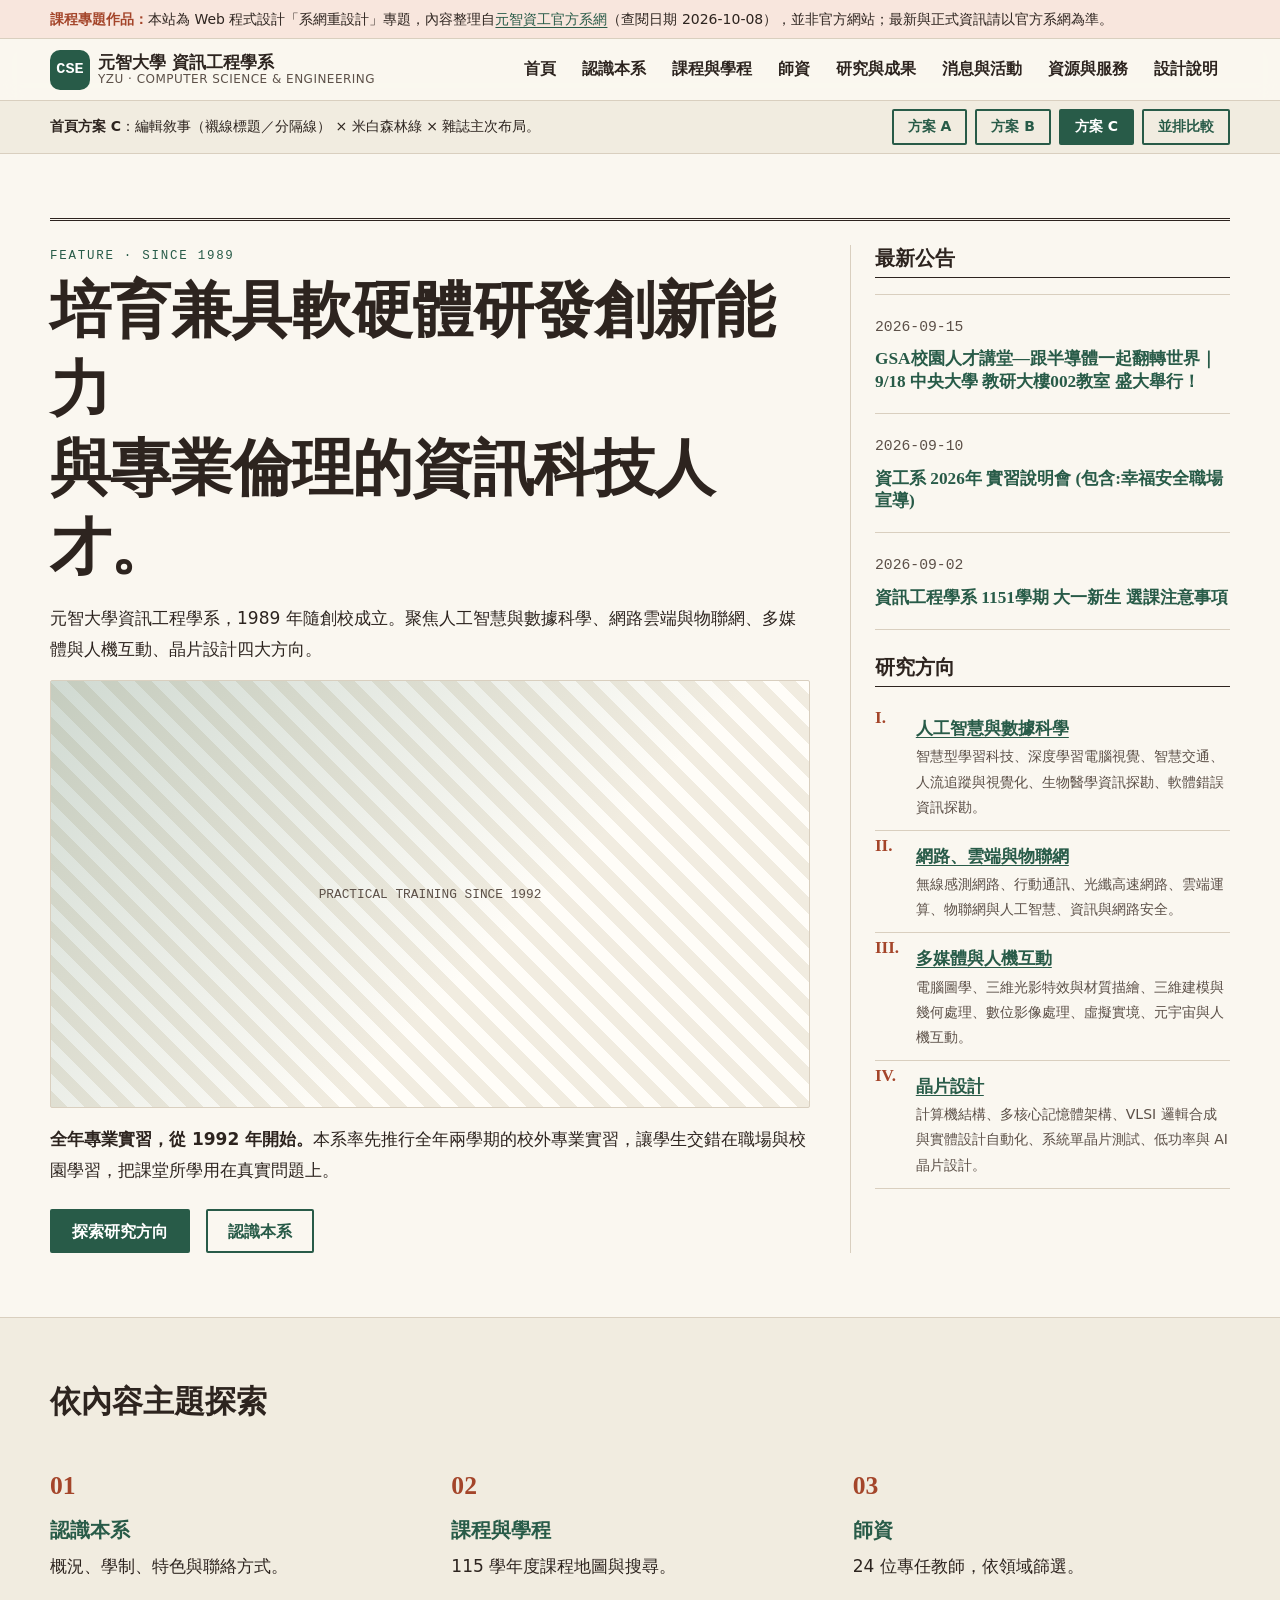
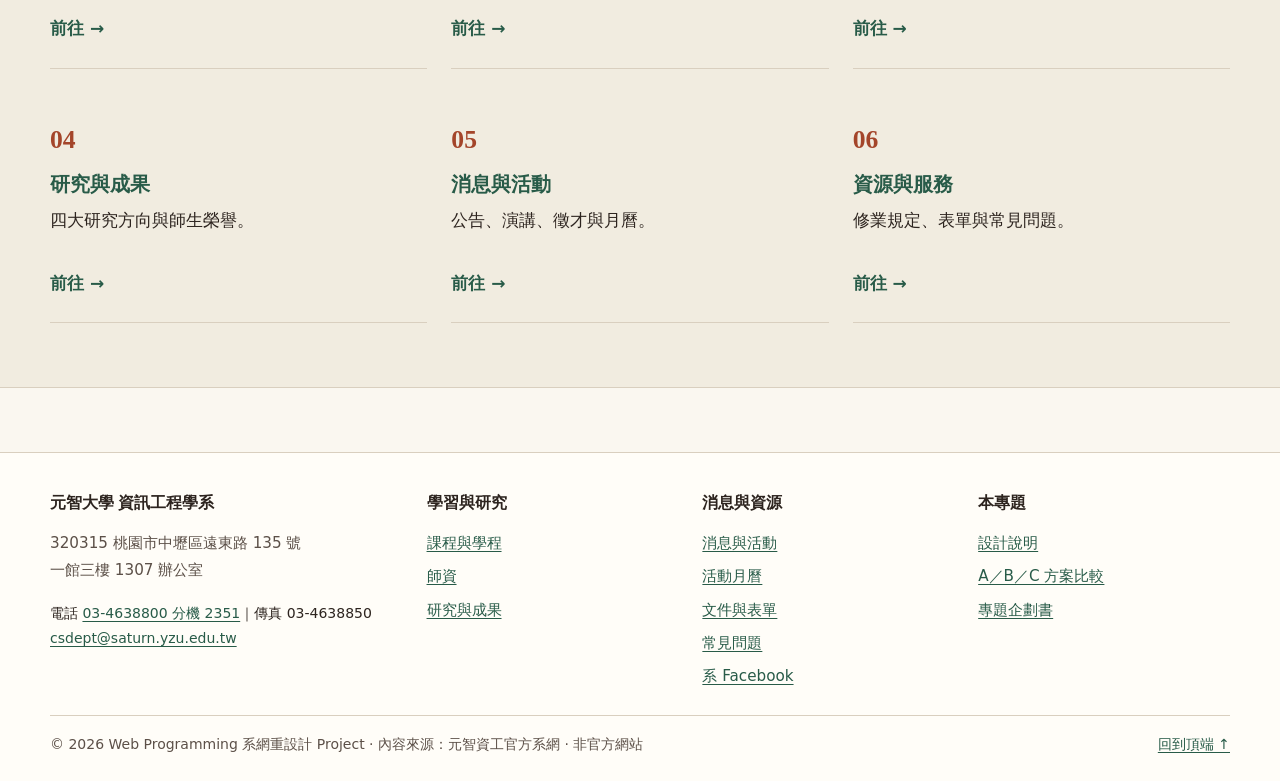
<file: plan-c.html>
<!DOCTYPE html>
<html lang="zh-Hant-TW" data-plan="c">
<head>
<meta charset="utf-8">
<meta name="viewport" content="width=device-width, initial-scale=1">
<title>方案 C：編輯敘事｜系網首頁提案</title>
<meta name="description" content="首頁方案 C：編輯敘事風格、米白森林綠配色、雜誌主次排版。">
<link rel="icon" href="data:image/svg+xml,%3Csvg xmlns='http://www.w3.org/2000/svg' viewBox='0 0 32 32'%3E%3Crect width='32' height='32' rx='8' fill='%23005FCC'/%3E%3Ctext x='16' y='21' font-size='13' font-family='monospace' font-weight='700' fill='white' text-anchor='middle'%3ECSE%3C/text%3E%3C/svg%3E">
<link rel="stylesheet" href="style.css">
</head>
<body id="top">
<a class="skip-link" href="#main">跳到主要內容</a>
<div class="demo-bar" role="note"><div class="container"><strong>課程專題作品：</strong>本站為 Web 程式設計「系網重設計」專題，內容整理自<a href="https://www.cse.yzu.edu.tw/" rel="noopener">元智資工官方系網</a>（查閱日期 2026-10-08），並非官方網站；最新與正式資訊請以官方系網為準。</div></div>
<header class="site-header">
  <div class="container header-inner">
    <a class="brand" href="index.html" aria-label="元智大學資訊工程學系 首頁">
      <span class="brand-mark" aria-hidden="true">CSE</span>
      <span class="brand-text"><span class="brand-name">元智大學 資訊工程學系</span><span class="brand-sub">YZU · COMPUTER SCIENCE &amp; ENGINEERING</span></span>
    </a>
    <nav class="site-nav" id="site-nav" aria-label="主要導覽">
      <ul>
      <li><a href="index.html">首頁</a></li>
      <li><a href="about.html">認識本系</a></li>
      <li><a href="courses.html">課程與學程</a></li>
      <li><a href="faculty.html">師資</a></li>
      <li><a href="research.html">研究與成果</a></li>
      <li><a href="news.html">消息與活動</a></li>
      <li><a href="resources.html">資源與服務</a></li>
      <li><a href="design.html">設計說明</a></li>
      </ul>
    </nav>
    <button class="nav-toggle" type="button" aria-expanded="false" aria-controls="site-nav">選單</button>
  </div>
</header>
  <div class="plan-switch" role="note">
    <div class="container plan-switch-inner">
      <p><strong>首頁方案 C</strong>：編輯敘事（襯線標題／分隔線） × 米白森林綠 × 雜誌主次布局。</p>
      <div class="badge-row"><a class="btn btn--sm btn--ghost" href="plan-a.html">方案 A</a> <a class="btn btn--sm btn--ghost" href="plan-b.html">方案 B</a> <a class="btn btn--sm" href="plan-c.html" aria-current="page">方案 C</a> <a class="btn btn--sm btn--ghost" href="compare.html">並排比較</a></div>
    </div>
  </div>
<main id="main" class="plan-c">
  <section class="section" aria-labelledby="h1c">
    <div class="container mag-grid">
      <article class="mag-feature">
        <span class="kicker">FEATURE · SINCE 1989</span>
        <h1 id="h1c">培育兼具軟硬體研發創新能力<br>與專業倫理的資訊科技人才。</h1>
        <p class="lead">元智大學資訊工程學系，1989 年隨創校成立。聚焦人工智慧與數據科學、網路雲端與物聯網、多媒體與人機互動、晶片設計四大方向。</p>
        <div class="figure-placeholder" aria-hidden="true">PRACTICAL TRAINING SINCE 1992</div>
        <p><strong>全年專業實習，從 1992 年開始。</strong>本系率先推行全年兩學期的校外專業實習，讓學生交錯在職場與校園學習，把課堂所學用在真實問題上。</p>
        <div class="actions"><a class="btn" href="research.html">探索研究方向</a><a class="btn btn--ghost" href="about.html">認識本系</a></div>
      </article>
      <aside class="mag-side" aria-labelledby="nc">
        <h2 id="nc">最新公告</h2>
        <ul class="news-list">
          <li class="news-item" data-cat="ann"><time datetime="2026-09-15">2026-09-15</time><div><div class="tags"></div><h3><a href="https://www.cse.yzu.edu.tw/news/announcement?id=204" rel="noopener">GSA校園人才講堂—跟半導體一起翻轉世界｜9/18 中央大學 教研大樓002教室 盛大舉行！</a></h3></div></li>
          <li class="news-item" data-cat="ann"><time datetime="2026-09-10">2026-09-10</time><div><div class="tags"></div><h3><a href="https://www.cse.yzu.edu.tw/news/announcement?id=203" rel="noopener">資工系 2026年 實習說明會 (包含:幸福安全職場宣導)</a></h3></div></li>
          <li class="news-item" data-cat="ann"><time datetime="2026-09-02">2026-09-02</time><div><div class="tags"></div><h3><a href="https://www.cse.yzu.edu.tw/news/announcement?id=202" rel="noopener">資訊工程學系 1151學期 大一新生 選課注意事項</a></h3></div></li>
        </ul>
        <h2 id="rc" style="margin-top:var(--space)">研究方向</h2>
        <ol class="mag-index">
          <li><a href="research.html#ai">人工智慧與數據科學</a><span class="muted small">智慧型學習科技、深度學習電腦視覺、智慧交通、人流追蹤與視覺化、生物醫學資訊探勘、軟體錯誤資訊探勘。</span></li>
          <li><a href="research.html#net">網路、雲端與物聯網</a><span class="muted small">無線感測網路、行動通訊、光纖高速網路、雲端運算、物聯網與人工智慧、資訊與網路安全。</span></li>
          <li><a href="research.html#mm">多媒體與人機互動</a><span class="muted small">電腦圖學、三維光影特效與材質描繪、三維建模與幾何處理、數位影像處理、虛擬實境、元宇宙與人機互動。</span></li>
          <li><a href="research.html#chip">晶片設計</a><span class="muted small">計算機結構、多核心記憶體架構、VLSI 邏輯合成與實體設計自動化、系統單晶片測試、低功率與 AI 晶片設計。</span></li>
        </ol>
      </aside>
    </div>
  </section>
  <section class="section section--alt" aria-labelledby="ec"><div class="container">
    <h2 id="ec">依內容主題探索</h2>
    <div class="grid">
          <a class="card card-link" href="about.html"><span class="card-icon" aria-hidden="true">01</span><h3>認識本系</h3><p>概況、學制、特色與聯絡方式。</p><span class="more">前往 →</span></a>
          <a class="card card-link" href="courses.html"><span class="card-icon" aria-hidden="true">02</span><h3>課程與學程</h3><p>115 學年度課程地圖與搜尋。</p><span class="more">前往 →</span></a>
          <a class="card card-link" href="faculty.html"><span class="card-icon" aria-hidden="true">03</span><h3>師資</h3><p>24 位專任教師，依領域篩選。</p><span class="more">前往 →</span></a>
          <a class="card card-link" href="research.html"><span class="card-icon" aria-hidden="true">04</span><h3>研究與成果</h3><p>四大研究方向與師生榮譽。</p><span class="more">前往 →</span></a>
          <a class="card card-link" href="news.html"><span class="card-icon" aria-hidden="true">05</span><h3>消息與活動</h3><p>公告、演講、徵才與月曆。</p><span class="more">前往 →</span></a>
          <a class="card card-link" href="resources.html"><span class="card-icon" aria-hidden="true">06</span><h3>資源與服務</h3><p>修業規定、表單與常見問題。</p><span class="more">前往 →</span></a>
    </div>
  </div></section>
</main>
<footer class="site-footer">
  <div class="container">
    <div class="footer-grid">
      <section aria-labelledby="ft-about">
        <h2 id="ft-about">元智大學 資訊工程學系</h2>
        <p class="muted">320315 桃園市中壢區遠東路 135 號<br>一館三樓 1307 辦公室</p>
        <p class="small">電話 <a href="tel:+88634638800,2351">03-4638800 分機 2351</a>｜傳真 03-4638850<br><a href="mailto:csdept@saturn.yzu.edu.tw">csdept@saturn.yzu.edu.tw</a></p>
      </section>
      <section aria-labelledby="ft-learn">
        <h2 id="ft-learn">學習與研究</h2>
        <ul><li><a href="courses.html">課程與學程</a></li><li><a href="faculty.html">師資</a></li><li><a href="research.html">研究與成果</a></li></ul>
      </section>
      <section aria-labelledby="ft-news">
        <h2 id="ft-news">消息與資源</h2>
        <ul><li><a href="news.html">消息與活動</a></li><li><a href="news.html#calendar">活動月曆</a></li><li><a href="resources.html">文件與表單</a></li><li><a href="resources.html#faq">常見問題</a></li><li><a href="https://www.facebook.com/yzucs/" rel="noopener">系 Facebook</a></li></ul>
      </section>
      <section aria-labelledby="ft-project">
        <h2 id="ft-project">本專題</h2>
        <ul><li><a href="design.html">設計說明</a></li><li><a href="compare.html">A／B／C 方案比較</a></li><li><a href="YZU_CSE_Website_Redesign_Project_Plan.html">專題企劃書</a></li></ul>
      </section>
    </div>
    <div class="footer-bottom">
      <span>© <span data-year>2026</span> Web Programming 系網重設計 Project · 內容來源：元智資工官方系網 · 非官方網站</span>
      <a href="#top">回到頂端 ↑</a>
    </div>
  </div>
</footer>
<a class="back-to-top" href="#top" aria-label="回到頂端">↑</a>
<script src="main.js"></script>
</body>
</html>
</file>
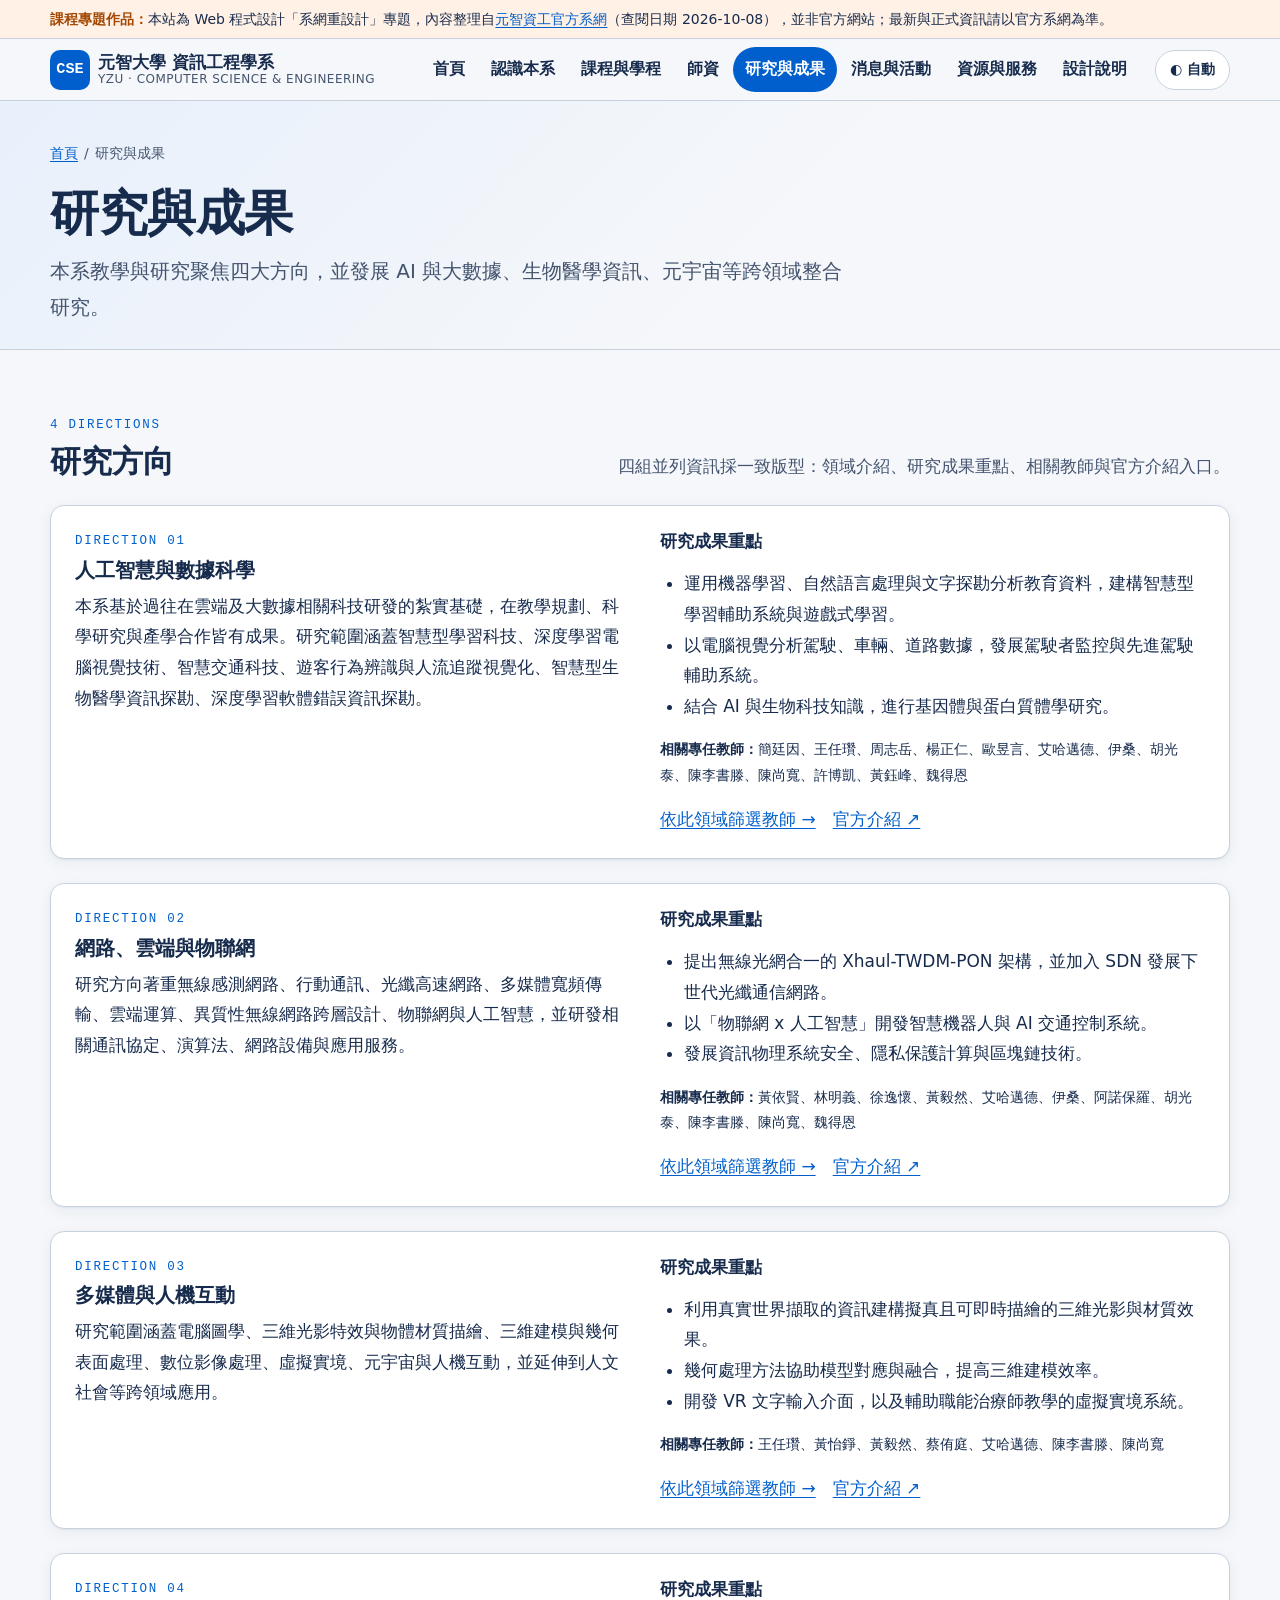
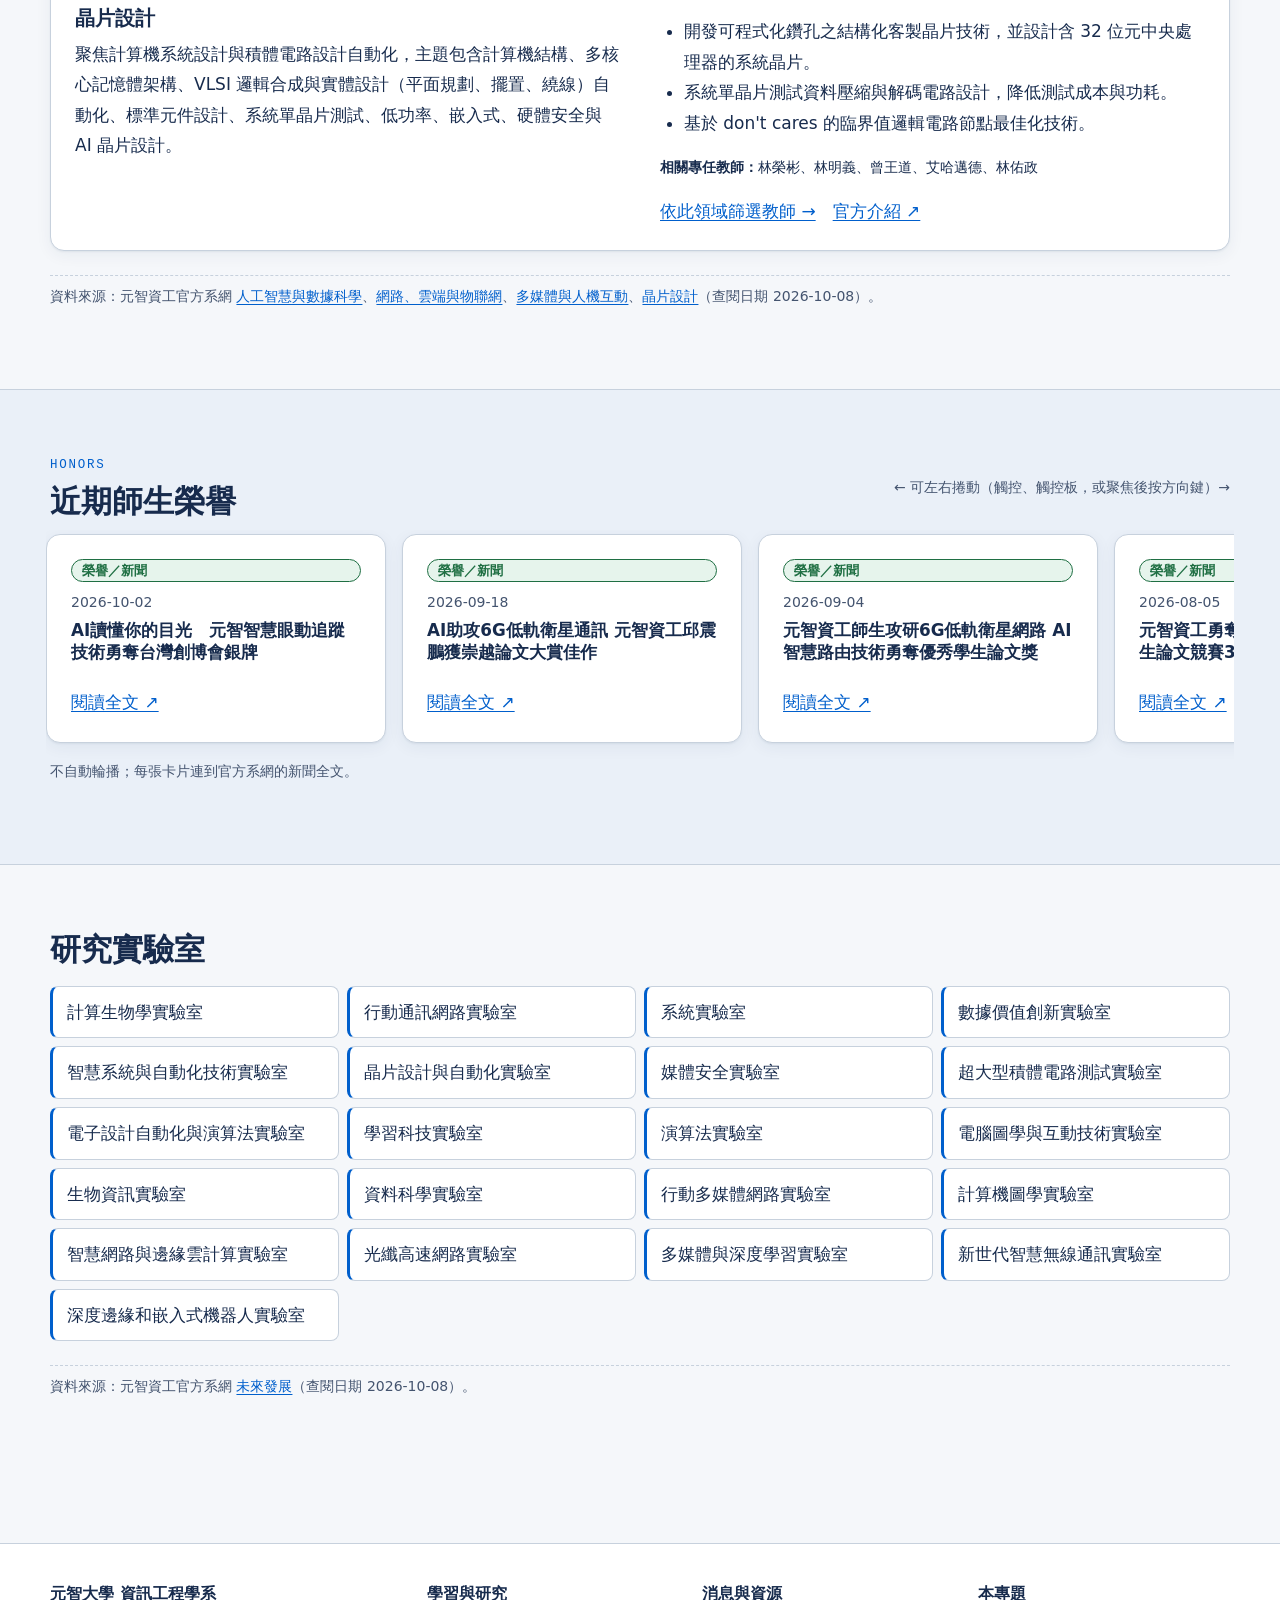
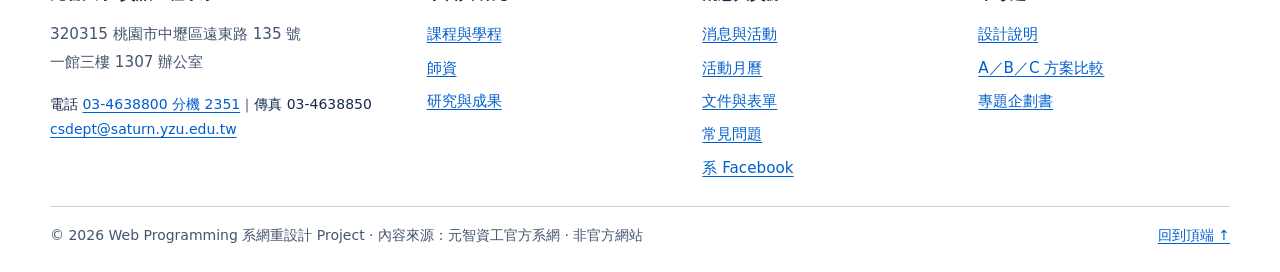
<file: research.html>
<!DOCTYPE html>
<html lang="zh-Hant-TW">
<head>
<meta charset="utf-8">
<meta name="viewport" content="width=device-width, initial-scale=1">
<title>研究與成果｜元智大學 資訊工程學系</title>
<meta name="description" content="元智資工四大研究方向、研究實驗室與近期師生榮譽。">
<link rel="icon" href="data:image/svg+xml,%3Csvg xmlns='http://www.w3.org/2000/svg' viewBox='0 0 32 32'%3E%3Crect width='32' height='32' rx='8' fill='%23005FCC'/%3E%3Ctext x='16' y='21' font-size='13' font-family='monospace' font-weight='700' fill='white' text-anchor='middle'%3ECSE%3C/text%3E%3C/svg%3E">
<link rel="stylesheet" href="style.css">
<script>try{var t=localStorage.getItem('cse-theme');if(t)document.documentElement.setAttribute('data-theme',t)}catch(e){}</script>
</head>
<body id="top">
<a class="skip-link" href="#main">跳到主要內容</a>
<div class="demo-bar" role="note"><div class="container"><strong>課程專題作品：</strong>本站為 Web 程式設計「系網重設計」專題，內容整理自<a href="https://www.cse.yzu.edu.tw/" rel="noopener">元智資工官方系網</a>（查閱日期 2026-10-08），並非官方網站；最新與正式資訊請以官方系網為準。</div></div>
<header class="site-header">
  <div class="container header-inner">
    <a class="brand" href="index.html" aria-label="元智大學資訊工程學系 首頁">
      <span class="brand-mark" aria-hidden="true">CSE</span>
      <span class="brand-text"><span class="brand-name">元智大學 資訊工程學系</span><span class="brand-sub">YZU · COMPUTER SCIENCE &amp; ENGINEERING</span></span>
    </a>
    <nav class="site-nav" id="site-nav" aria-label="主要導覽">
      <ul>
      <li><a href="index.html">首頁</a></li>
      <li><a href="about.html">認識本系</a></li>
      <li><a href="courses.html">課程與學程</a></li>
      <li><a href="faculty.html">師資</a></li>
      <li><a href="research.html" aria-current="page">研究與成果</a></li>
      <li><a href="news.html">消息與活動</a></li>
      <li><a href="resources.html">資源與服務</a></li>
      <li><a href="design.html">設計說明</a></li>
      </ul>
    </nav>
    <button class="theme-toggle" type="button" data-theme-toggle>◐ 自動</button>
    <button class="nav-toggle" type="button" aria-expanded="false" aria-controls="site-nav">選單</button>
  </div>
</header>
<main id="main">
  <section class="page-hero">
    <div class="container">
      <nav class="breadcrumb" aria-label="麵包屑"><ol><li><a href="index.html">首頁</a></li><li><span aria-current="page">研究與成果</span></li></ol></nav>
      <h1>研究與成果</h1>
      <p class="lead">本系教學與研究聚焦四大方向，並發展 AI 與大數據、生物醫學資訊、元宇宙等跨領域整合研究。</p>
    </div>
  </section>

  <section class="section" aria-labelledby="dir-h">
    <div class="container">
      <div class="section-head">
        <div><span class="kicker">4 DIRECTIONS</span><h2 id="dir-h">研究方向</h2></div>
        <p>四組並列資訊採一致版型：領域介紹、研究成果重點、相關教師與官方介紹入口。</p>
      </div>
      <div class="stack">
        <article class="card" id="ai" aria-labelledby="ai-h">
          <div class="split">
            <div>
              <span class="kicker">DIRECTION 01</span>
              <h3 id="ai-h">人工智慧與數據科學</h3>
              <p>本系基於過往在雲端及大數據相關科技研發的紮實基礎，在教學規劃、科學研究與產學合作皆有成果。研究範圍涵蓋智慧型學習科技、深度學習電腦視覺技術、智慧交通科技、遊客行為辨識與人流追蹤視覺化、智慧型生物醫學資訊探勘、深度學習軟體錯誤資訊探勘。</p>
            </div>
            <div>
              <h4>研究成果重點</h4>
              <ul><li>運用機器學習、自然語言處理與文字探勘分析教育資料，建構智慧型學習輔助系統與遊戲式學習。</li><li>以電腦視覺分析駕駛、車輛、道路數據，發展駕駛者監控與先進駕駛輔助系統。</li><li>結合 AI 與生物科技知識，進行基因體與蛋白質體學研究。</li></ul>
              <p class="small"><strong>相關專任教師：</strong>簡廷因、王任瓚、周志岳、楊正仁、歐昱言、艾哈邁德、伊桑、胡光泰、陳李書滕、陳尚寬、許博凱、黃鈺峰、魏得恩</p>
              <p><a href="faculty.html">依此領域篩選教師 →</a>　<a href="https://www.cse.yzu.edu.tw/research/AI" rel="noopener">官方介紹 ↗</a></p>
            </div>
          </div>
        </article>
        <article class="card" id="net" aria-labelledby="net-h">
          <div class="split">
            <div>
              <span class="kicker">DIRECTION 02</span>
              <h3 id="net-h">網路、雲端與物聯網</h3>
              <p>研究方向著重無線感測網路、行動通訊、光纖高速網路、多媒體寬頻傳輸、雲端運算、異質性無線網路跨層設計、物聯網與人工智慧，並研發相關通訊協定、演算法、網路設備與應用服務。</p>
            </div>
            <div>
              <h4>研究成果重點</h4>
              <ul><li>提出無線光網合一的 Xhaul-TWDM-PON 架構，並加入 SDN 發展下世代光纖通信網路。</li><li>以「物聯網 x 人工智慧」開發智慧機器人與 AI 交通控制系統。</li><li>發展資訊物理系統安全、隱私保護計算與區塊鏈技術。</li></ul>
              <p class="small"><strong>相關專任教師：</strong>黃依賢、林明義、徐逸懷、黃毅然、艾哈邁德、伊桑、阿諾保羅、胡光泰、陳李書滕、陳尚寬、魏得恩</p>
              <p><a href="faculty.html">依此領域篩選教師 →</a>　<a href="https://www.cse.yzu.edu.tw/research/NCIoT" rel="noopener">官方介紹 ↗</a></p>
            </div>
          </div>
        </article>
        <article class="card" id="mm" aria-labelledby="mm-h">
          <div class="split">
            <div>
              <span class="kicker">DIRECTION 03</span>
              <h3 id="mm-h">多媒體與人機互動</h3>
              <p>研究範圍涵蓋電腦圖學、三維光影特效與物體材質描繪、三維建模與幾何表面處理、數位影像處理、虛擬實境、元宇宙與人機互動，並延伸到人文社會等跨領域應用。</p>
            </div>
            <div>
              <h4>研究成果重點</h4>
              <ul><li>利用真實世界擷取的資訊建構擬真且可即時描繪的三維光影與材質效果。</li><li>幾何處理方法協助模型對應與融合，提高三維建模效率。</li><li>開發 VR 文字輸入介面，以及輔助職能治療師教學的虛擬實境系統。</li></ul>
              <p class="small"><strong>相關專任教師：</strong>王任瓚、黃怡錚、黃毅然、蔡侑庭、艾哈邁德、陳李書滕、陳尚寬</p>
              <p><a href="faculty.html">依此領域篩選教師 →</a>　<a href="https://www.cse.yzu.edu.tw/research/Multimedia" rel="noopener">官方介紹 ↗</a></p>
            </div>
          </div>
        </article>
        <article class="card" id="chip" aria-labelledby="chip-h">
          <div class="split">
            <div>
              <span class="kicker">DIRECTION 04</span>
              <h3 id="chip-h">晶片設計</h3>
              <p>聚焦計算機系統設計與積體電路設計自動化，主題包含計算機結構、多核心記憶體架構、VLSI 邏輯合成與實體設計（平面規劃、擺置、繞線）自動化、標準元件設計、系統單晶片測試、低功率、嵌入式、硬體安全與 AI 晶片設計。</p>
            </div>
            <div>
              <h4>研究成果重點</h4>
              <ul><li>開發可程式化鑽孔之結構化客製晶片技術，並設計含 32 位元中央處理器的系統晶片。</li><li>系統單晶片測試資料壓縮與解碼電路設計，降低測試成本與功耗。</li><li>基於 don't cares 的臨界值邏輯電路節點最佳化技術。</li></ul>
              <p class="small"><strong>相關專任教師：</strong>林榮彬、林明義、曾王道、艾哈邁德、林佑政</p>
              <p><a href="faculty.html">依此領域篩選教師 →</a>　<a href="https://www.cse.yzu.edu.tw/research/Chip_Design" rel="noopener">官方介紹 ↗</a></p>
            </div>
          </div>
        </article>
      </div>
      <p class="source-note">資料來源：元智資工官方系網 <a href="https://www.cse.yzu.edu.tw/research/AI" rel="noopener">人工智慧與數據科學</a>、<a href="https://www.cse.yzu.edu.tw/research/NCIoT" rel="noopener">網路、雲端與物聯網</a>、<a href="https://www.cse.yzu.edu.tw/research/Multimedia" rel="noopener">多媒體與人機互動</a>、<a href="https://www.cse.yzu.edu.tw/research/Chip_Design" rel="noopener">晶片設計</a>（查閱日期 2026-10-08）。</p>
    </div>
  </section>

  <section class="section section--alt" id="showcase" aria-labelledby="show-h">
    <div class="container">
      <div class="scroll-label">
        <div><span class="kicker">HONORS</span><h2 id="show-h" style="margin:0">近期師生榮譽</h2></div>
        <p class="small muted" style="margin:0">← 可左右捲動（觸控、觸控板，或聚焦後按方向鍵）→</p>
      </div>
      <div class="scroll-cards" tabindex="0" role="region" aria-label="近期師生榮譽，可水平捲動">
        <article class="card"><span class="tag tag--ok">榮譽／新聞</span><time class="small muted" datetime="2026-10-02" style="display:block;margin-top:8px">2026-10-02</time><h3 style="margin-top:4px;font-size:1.05rem">AI讀懂你的目光　元智智慧眼動追蹤技術勇奪台灣創博會銀牌</h3><p class="card-foot"><a href="https://www.cse.yzu.edu.tw/news/others?id=103" rel="noopener">閱讀全文 ↗</a></p></article>
        <article class="card"><span class="tag tag--ok">榮譽／新聞</span><time class="small muted" datetime="2026-09-18" style="display:block;margin-top:8px">2026-09-18</time><h3 style="margin-top:4px;font-size:1.05rem">AI助攻6G低軌衛星通訊 元智資工邱震鵬獲崇越論文大賞佳作</h3><p class="card-foot"><a href="https://www.cse.yzu.edu.tw/news/others?id=102" rel="noopener">閱讀全文 ↗</a></p></article>
        <article class="card"><span class="tag tag--ok">榮譽／新聞</span><time class="small muted" datetime="2026-09-04" style="display:block;margin-top:8px">2026-09-04</time><h3 style="margin-top:4px;font-size:1.05rem">元智資工師生攻研6G低軌衛星網路 AI智慧路由技術勇奪優秀學生論文獎</h3><p class="card-foot"><a href="https://www.cse.yzu.edu.tw/news/others?id=101" rel="noopener">閱讀全文 ↗</a></p></article>
        <article class="card"><span class="tag tag--ok">榮譽／新聞</span><time class="small muted" datetime="2026-08-05" style="display:block;margin-top:8px">2026-08-05</time><h3 style="margin-top:4px;font-size:1.05rem">元智資工勇奪2026中國工程師學會學生論文競賽3獎項</h3><p class="card-foot"><a href="https://www.cse.yzu.edu.tw/news/others?id=100" rel="noopener">閱讀全文 ↗</a></p></article>
        <article class="card"><span class="tag tag--ok">榮譽／新聞</span><time class="small muted" datetime="2026-08-04" style="display:block;margin-top:8px">2026-08-04</time><h3 style="margin-top:4px;font-size:1.05rem">元智資工獲2026全國私立大專院校程式競賽(PUPC) 5銀1銅!</h3><p class="card-foot"><a href="https://www.cse.yzu.edu.tw/news/others?id=99" rel="noopener">閱讀全文 ↗</a></p></article>
        <article class="card"><span class="tag tag--ok">榮譽／新聞</span><time class="small muted" datetime="2026-06-26" style="display:block;margin-top:8px">2026-06-26</time><h3 style="margin-top:4px;font-size:1.05rem">元智資工碩士生勇奪2025資訊學會最佳論文獎佳作</h3><p class="card-foot"><a href="https://www.cse.yzu.edu.tw/news/others?id=98" rel="noopener">閱讀全文 ↗</a></p></article>
        <article class="card"><span class="tag tag--ok">榮譽／新聞</span><time class="small muted" datetime="2026-05-30" style="display:block;margin-top:8px">2026-05-30</time><h3 style="margin-top:4px;font-size:1.05rem">元智資工奪2026 TechGiCS 科技女婕思（第六屆）獎項</h3><p class="card-foot"><a href="https://www.cse.yzu.edu.tw/news/others?id=97" rel="noopener">閱讀全文 ↗</a></p></article>
        <article class="card"><span class="tag tag--ok">榮譽／新聞</span><time class="small muted" datetime="2026-05-17" style="display:block;margin-top:8px">2026-05-17</time><h3 style="margin-top:4px;font-size:1.05rem">元智資工奪2026年第十屆醫療與健康資訊學國際會議獎項</h3><p class="card-foot"><a href="https://www.cse.yzu.edu.tw/news/others?id=96" rel="noopener">閱讀全文 ↗</a></p></article>
      </div>
      <p class="small muted">不自動輪播；每張卡片連到官方系網的新聞全文。</p>
    </div>
  </section>

  <section class="section" id="labs" aria-labelledby="labs-h">
    <div class="container">
      <h2 id="labs-h">研究實驗室</h2>
      <ul class="lab-list">
        <li>計算生物學實驗室</li>
        <li>行動通訊網路實驗室</li>
        <li>系統實驗室</li>
        <li>數據價值創新實驗室</li>
        <li>智慧系統與自動化技術實驗室</li>
        <li>晶片設計與自動化實驗室</li>
        <li>媒體安全實驗室</li>
        <li>超大型積體電路測試實驗室</li>
        <li>電子設計自動化與演算法實驗室</li>
        <li>學習科技實驗室</li>
        <li>演算法實驗室</li>
        <li>電腦圖學與互動技術實驗室</li>
        <li>生物資訊實驗室</li>
        <li>資料科學實驗室</li>
        <li>行動多媒體網路實驗室</li>
        <li>計算機圖學實驗室</li>
        <li>智慧網路與邊緣雲計算實驗室</li>
        <li>光纖高速網路實驗室</li>
        <li>多媒體與深度學習實驗室</li>
        <li>新世代智慧無線通訊實驗室</li>
        <li>深度邊緣和嵌入式機器人實驗室</li>
      </ul>
      <p class="source-note">資料來源：元智資工官方系網 <a href="https://www.cse.yzu.edu.tw/aboutcse/future" rel="noopener">未來發展</a>（查閱日期 2026-10-08）。</p>
    </div>
  </section>
</main>
<footer class="site-footer">
  <div class="container">
    <div class="footer-grid">
      <section aria-labelledby="ft-about">
        <h2 id="ft-about">元智大學 資訊工程學系</h2>
        <p class="muted">320315 桃園市中壢區遠東路 135 號<br>一館三樓 1307 辦公室</p>
        <p class="small">電話 <a href="tel:+88634638800,2351">03-4638800 分機 2351</a>｜傳真 03-4638850<br><a href="mailto:csdept@saturn.yzu.edu.tw">csdept@saturn.yzu.edu.tw</a></p>
      </section>
      <section aria-labelledby="ft-learn">
        <h2 id="ft-learn">學習與研究</h2>
        <ul><li><a href="courses.html">課程與學程</a></li><li><a href="faculty.html">師資</a></li><li><a href="research.html">研究與成果</a></li></ul>
      </section>
      <section aria-labelledby="ft-news">
        <h2 id="ft-news">消息與資源</h2>
        <ul><li><a href="news.html">消息與活動</a></li><li><a href="news.html#calendar">活動月曆</a></li><li><a href="resources.html">文件與表單</a></li><li><a href="resources.html#faq">常見問題</a></li><li><a href="https://www.facebook.com/yzucs/" rel="noopener">系 Facebook</a></li></ul>
      </section>
      <section aria-labelledby="ft-project">
        <h2 id="ft-project">本專題</h2>
        <ul><li><a href="design.html">設計說明</a></li><li><a href="compare.html">A／B／C 方案比較</a></li><li><a href="YZU_CSE_Website_Redesign_Project_Plan.html">專題企劃書</a></li></ul>
      </section>
    </div>
    <div class="footer-bottom">
      <span>© <span data-year>2026</span> Web Programming 系網重設計 Project · 內容來源：元智資工官方系網 · 非官方網站</span>
      <a href="#top">回到頂端 ↑</a>
    </div>
  </div>
</footer>
<a class="back-to-top" href="#top" aria-label="回到頂端">↑</a>
<script src="main.js"></script>
</body>
</html>
</file>
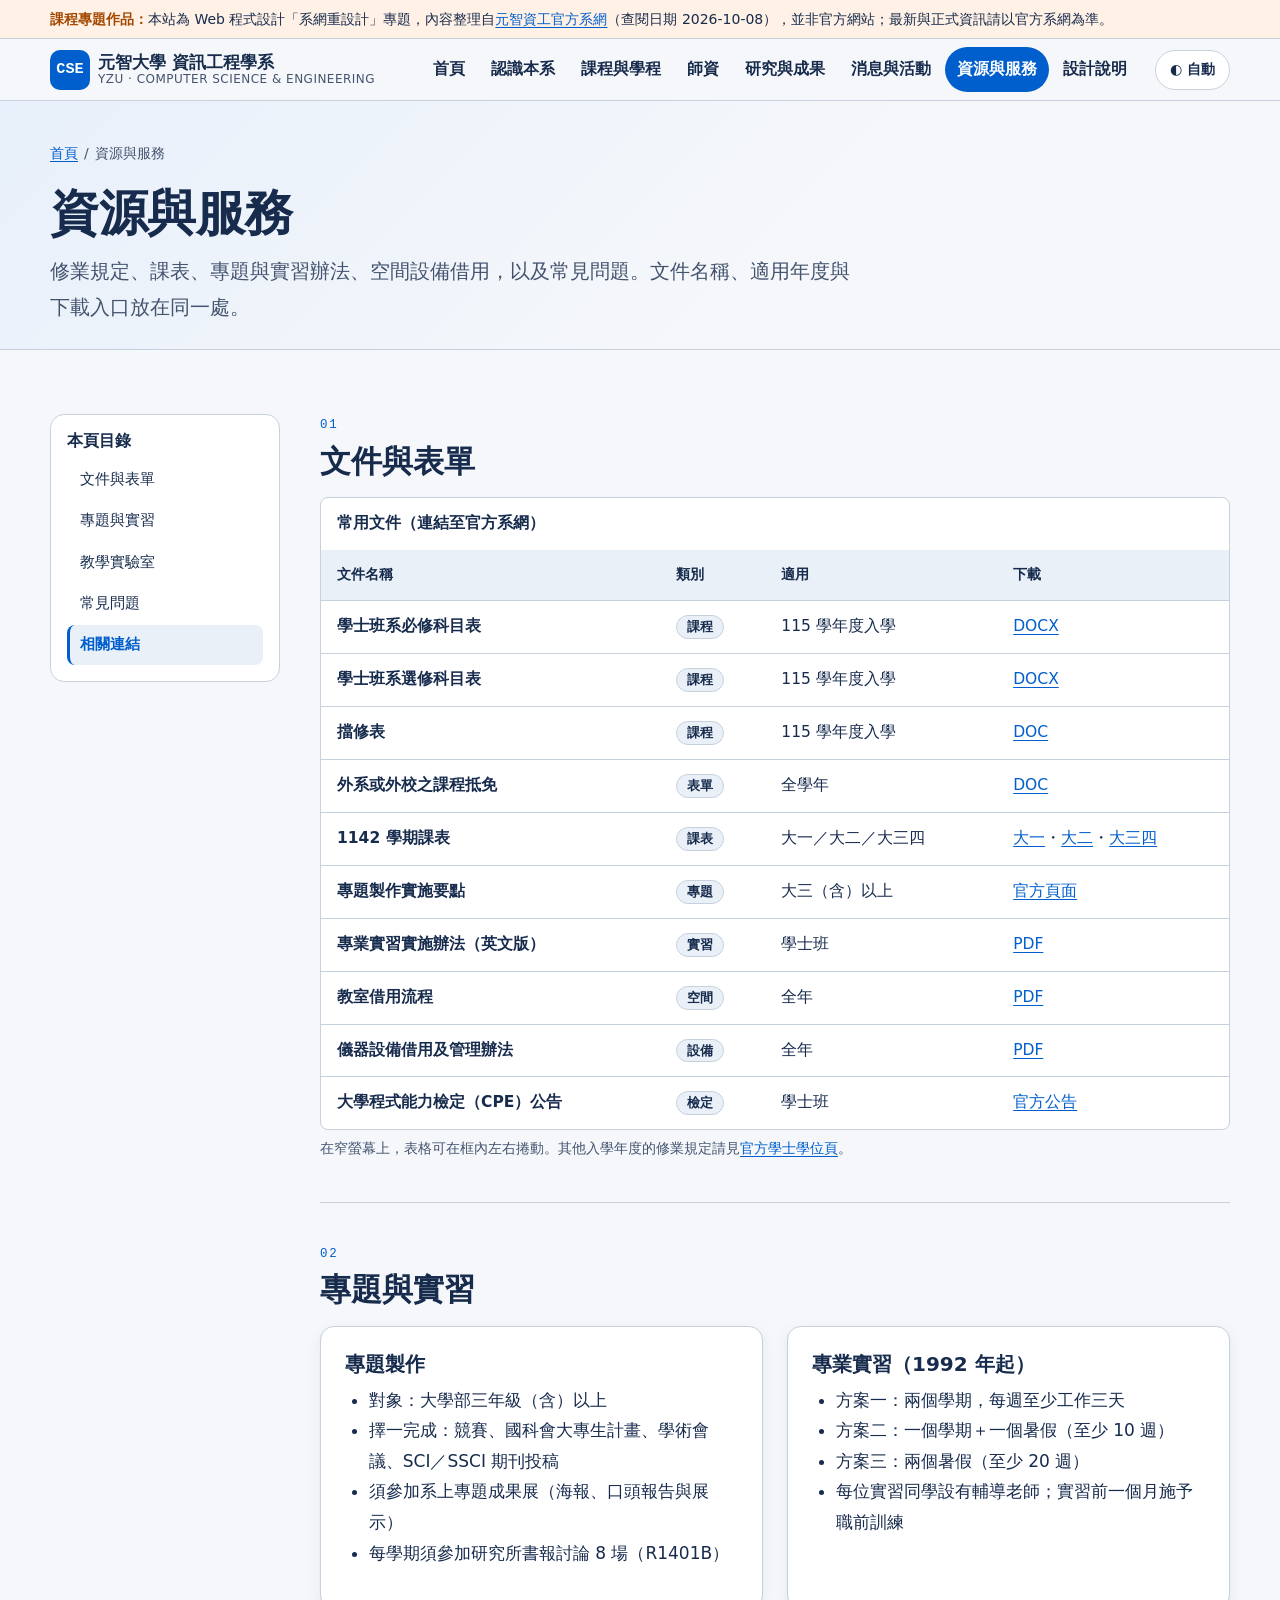
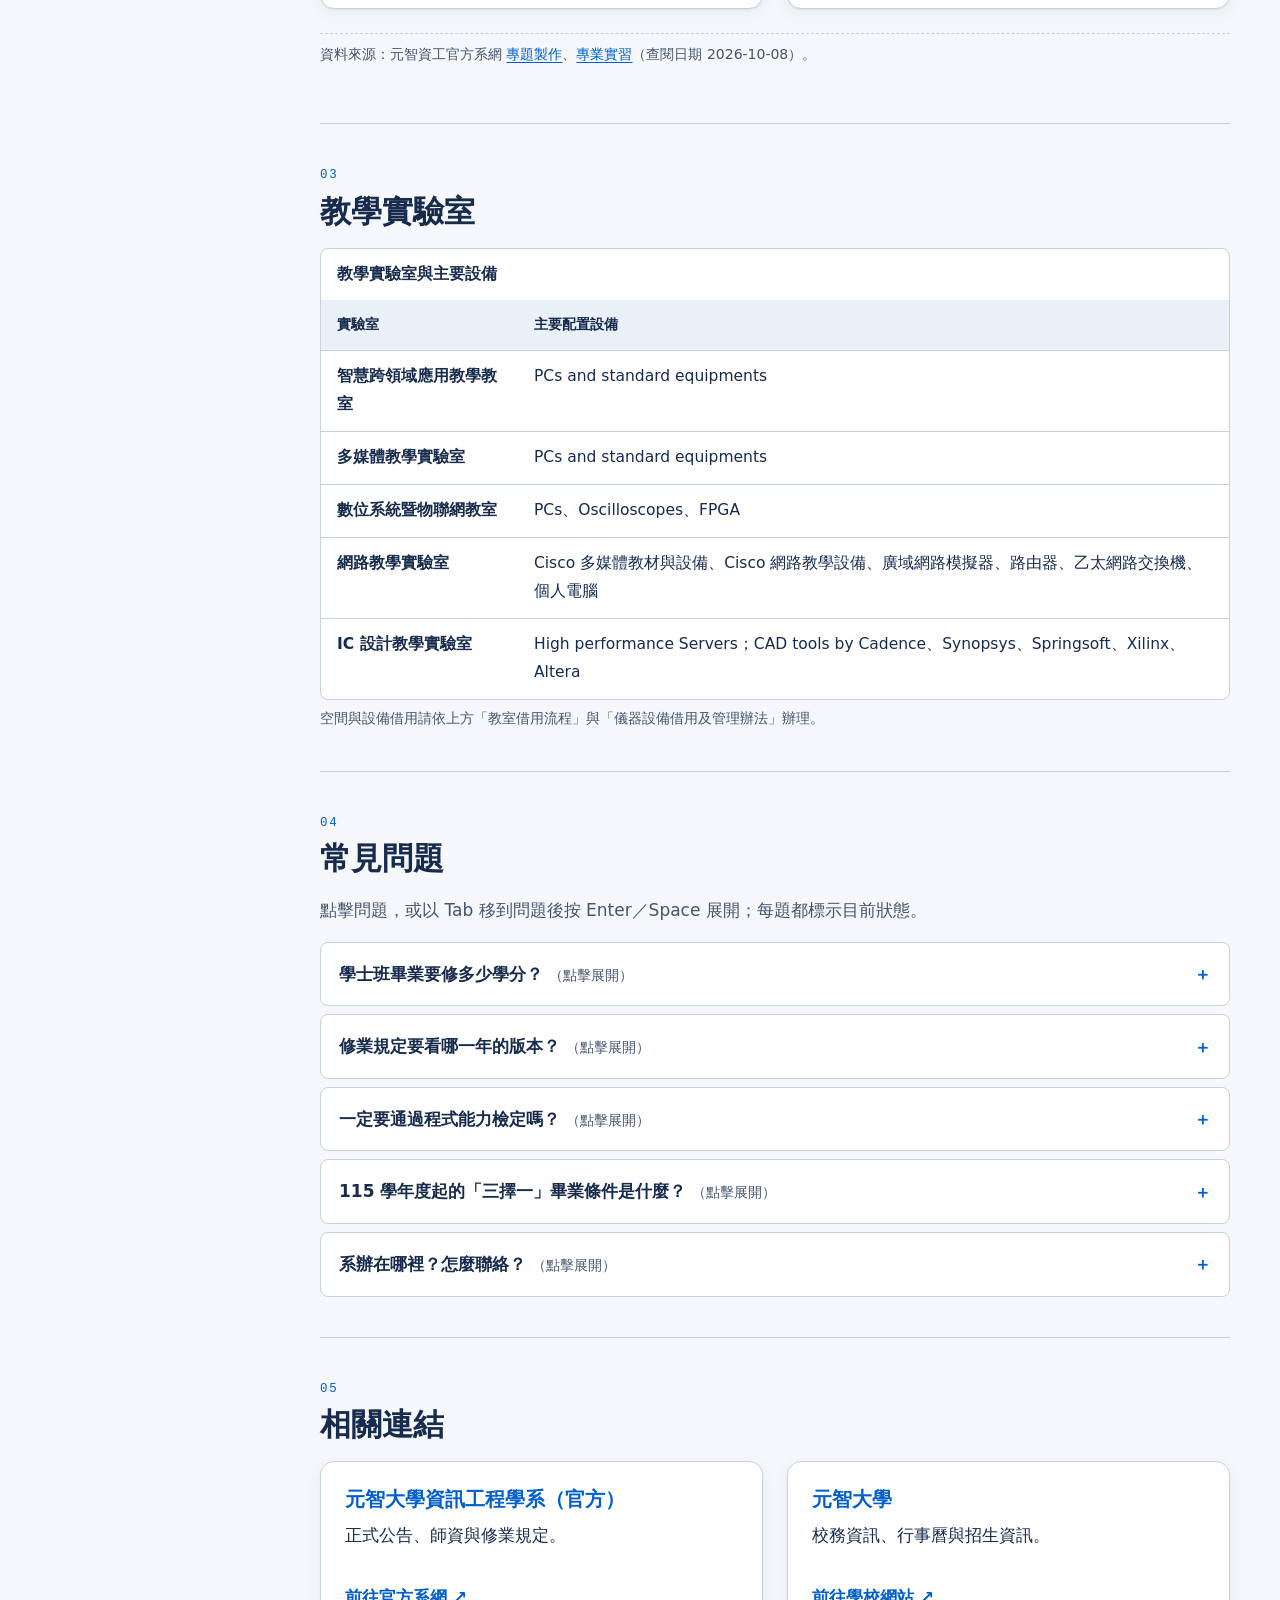
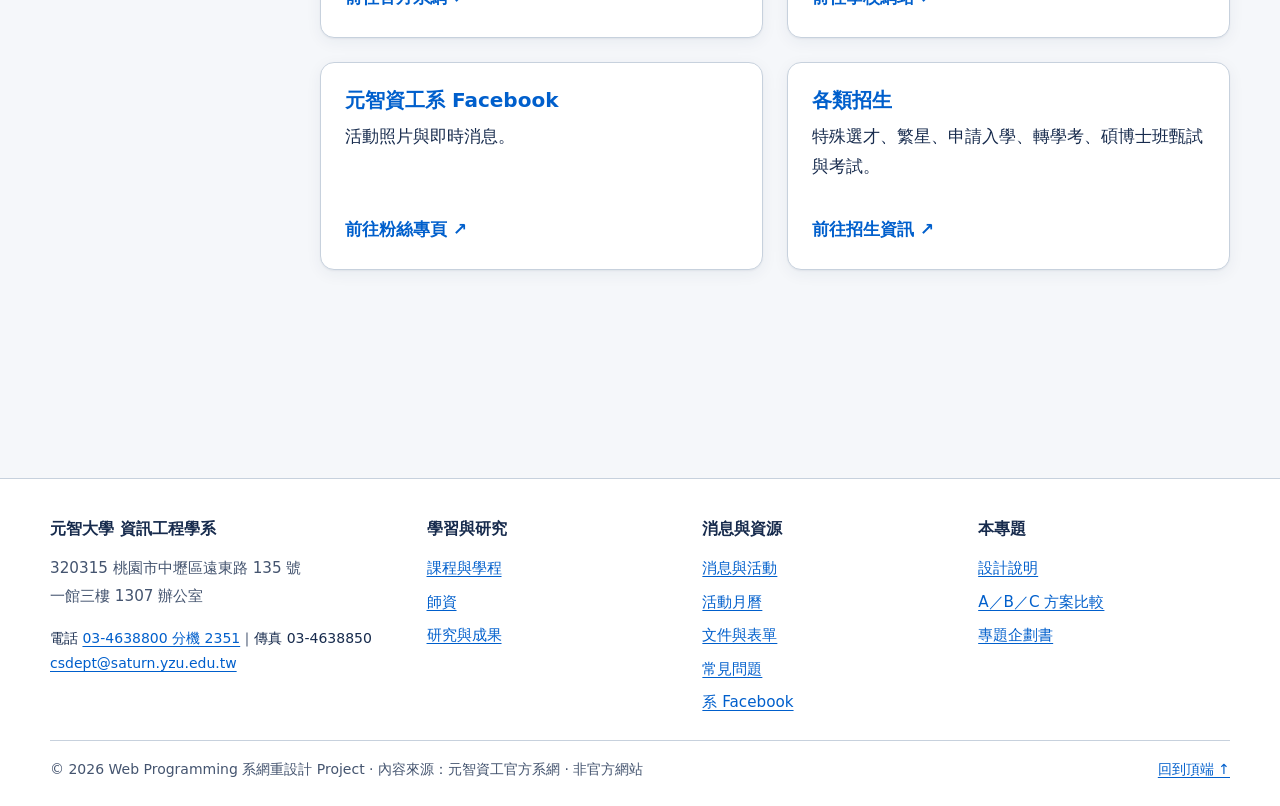
<file: resources.html>
<!DOCTYPE html>
<html lang="zh-Hant-TW">
<head>
<meta charset="utf-8">
<meta name="viewport" content="width=device-width, initial-scale=1">
<title>資源與服務｜元智大學 資訊工程學系</title>
<meta name="description" content="元智資工修業規定、課表、專題與實習辦法、教學實驗室與常見問題。">
<link rel="icon" href="data:image/svg+xml,%3Csvg xmlns='http://www.w3.org/2000/svg' viewBox='0 0 32 32'%3E%3Crect width='32' height='32' rx='8' fill='%23005FCC'/%3E%3Ctext x='16' y='21' font-size='13' font-family='monospace' font-weight='700' fill='white' text-anchor='middle'%3ECSE%3C/text%3E%3C/svg%3E">
<link rel="stylesheet" href="style.css">
<script>try{var t=localStorage.getItem('cse-theme');if(t)document.documentElement.setAttribute('data-theme',t)}catch(e){}</script>
</head>
<body id="top">
<a class="skip-link" href="#main">跳到主要內容</a>
<div class="demo-bar" role="note"><div class="container"><strong>課程專題作品：</strong>本站為 Web 程式設計「系網重設計」專題，內容整理自<a href="https://www.cse.yzu.edu.tw/" rel="noopener">元智資工官方系網</a>（查閱日期 2026-10-08），並非官方網站；最新與正式資訊請以官方系網為準。</div></div>
<header class="site-header">
  <div class="container header-inner">
    <a class="brand" href="index.html" aria-label="元智大學資訊工程學系 首頁">
      <span class="brand-mark" aria-hidden="true">CSE</span>
      <span class="brand-text"><span class="brand-name">元智大學 資訊工程學系</span><span class="brand-sub">YZU · COMPUTER SCIENCE &amp; ENGINEERING</span></span>
    </a>
    <nav class="site-nav" id="site-nav" aria-label="主要導覽">
      <ul>
      <li><a href="index.html">首頁</a></li>
      <li><a href="about.html">認識本系</a></li>
      <li><a href="courses.html">課程與學程</a></li>
      <li><a href="faculty.html">師資</a></li>
      <li><a href="research.html">研究與成果</a></li>
      <li><a href="news.html">消息與活動</a></li>
      <li><a href="resources.html" aria-current="page">資源與服務</a></li>
      <li><a href="design.html">設計說明</a></li>
      </ul>
    </nav>
    <button class="theme-toggle" type="button" data-theme-toggle>◐ 自動</button>
    <button class="nav-toggle" type="button" aria-expanded="false" aria-controls="site-nav">選單</button>
  </div>
</header>
<main id="main">
  <section class="page-hero">
    <div class="container">
      <nav class="breadcrumb" aria-label="麵包屑"><ol><li><a href="index.html">首頁</a></li><li><span aria-current="page">資源與服務</span></li></ol></nav>
      <h1>資源與服務</h1>
      <p class="lead">修業規定、課表、專題與實習辦法、空間設備借用，以及常見問題。文件名稱、適用年度與下載入口放在同一處。</p>
    </div>
  </section>

  <div class="section">
    <div class="container with-toc">
      <nav class="toc" aria-labelledby="rtoc">
        <h2 id="rtoc">本頁目錄</h2>
        <ol>
          <li><a href="#docs">文件與表單</a></li>
          <li><a href="#practice">專題與實習</a></li>
          <li><a href="#space">教學實驗室</a></li>
          <li><a href="#faq">常見問題</a></li>
          <li><a href="#links">相關連結</a></li>
        </ol>
      </nav>
      <div>
        <section class="toc-section" id="docs" aria-labelledby="docs-h">
          <span class="kicker">01</span>
          <h2 id="docs-h">文件與表單</h2>
          <div class="table-wrap" tabindex="0" role="region" aria-labelledby="docs-cap">
            <table>
              <caption id="docs-cap">常用文件（連結至官方系網）</caption>
              <thead><tr><th scope="col">文件名稱</th><th scope="col">類別</th><th scope="col">適用</th><th scope="col">下載</th></tr></thead>
              <tbody>
                <tr><th scope="row">學士班系必修科目表</th><td><span class="tag">課程</span></td><td>115 學年度入學</td><td><a href="https://www.cse.yzu.edu.tw/api/regulation/undergraduate/115CS-1.docx" rel="noopener">DOCX</a></td></tr>
                <tr><th scope="row">學士班系選修科目表</th><td><span class="tag">課程</span></td><td>115 學年度入學</td><td><a href="https://www.cse.yzu.edu.tw/api/regulation/undergraduate/115CS-2.docx" rel="noopener">DOCX</a></td></tr>
                <tr><th scope="row">擋修表</th><td><span class="tag">課程</span></td><td>115 學年度入學</td><td><a href="https://www.cse.yzu.edu.tw/api/regulation/undergraduate/115CS-3.doc" rel="noopener">DOC</a></td></tr>
                <tr><th scope="row">外系或外校之課程抵免</th><td><span class="tag">表單</span></td><td>全學年</td><td><a href="https://www.cse.yzu.edu.tw/api/regulation/course_balance.doc" rel="noopener">DOC</a></td></tr>
                <tr><th scope="row">1142 學期課表</th><td><span class="tag">課表</span></td><td>大一／大二／大三四</td><td><a href="https://www.cse.yzu.edu.tw/api/conect/course/1142/1142_1.xls" rel="noopener">大一</a>・<a href="https://www.cse.yzu.edu.tw/api/conect/course/1142/1142_2.xls" rel="noopener">大二</a>・<a href="https://www.cse.yzu.edu.tw/api/conect/course/1142/1142_34.xls" rel="noopener">大三四</a></td></tr>
                <tr><th scope="row">專題製作實施要點</th><td><span class="tag">專題</span></td><td>大三（含）以上</td><td><a href="https://www.cse.yzu.edu.tw/education/project" rel="noopener">官方頁面</a></td></tr>
                <tr><th scope="row">專業實習實施辦法（英文版）</th><td><span class="tag">實習</span></td><td>學士班</td><td><a href="https://www.cse.yzu.edu.tw/api/download/CS_Regulations%20for%20Practicum.pdf" rel="noopener">PDF</a></td></tr>
                <tr><th scope="row">教室借用流程</th><td><span class="tag">空間</span></td><td>全年</td><td><a href="https://www.cse.yzu.edu.tw/api/download/Space_process.pdf" rel="noopener">PDF</a></td></tr>
                <tr><th scope="row">儀器設備借用及管理辦法</th><td><span class="tag">設備</span></td><td>全年</td><td><a href="https://www.cse.yzu.edu.tw/api/download/Regulations%20for%20the%20Borrowing%20and%20Management%20of%20Instruments%20and%20Equipment.pdf" rel="noopener">PDF</a></td></tr>
                <tr><th scope="row">大學程式能力檢定（CPE）公告</th><td><span class="tag">檢定</span></td><td>學士班</td><td><a href="https://www.cse.yzu.edu.tw/news/latest?id=19" rel="noopener">官方公告</a></td></tr>
              </tbody>
            </table>
          </div>
          <p class="scroll-hint">在窄螢幕上，表格可在框內左右捲動。其他入學年度的修業規定請見<a href="https://www.cse.yzu.edu.tw/education/ungraduatecourse" rel="noopener">官方學士學位頁</a>。</p>
        </section>

        <section class="toc-section" id="practice" aria-labelledby="practice-h">
          <span class="kicker">02</span>
          <h2 id="practice-h">專題與實習</h2>
          <div class="grid grid--2">
            <div class="card">
              <h3>專題製作</h3>
              <ul>
                <li>對象：大學部三年級（含）以上</li>
                <li>擇一完成：競賽、國科會大專生計畫、學術會議、SCI／SSCI 期刊投稿</li>
                <li>須參加系上專題成果展（海報、口頭報告與展示）</li>
                <li>每學期須參加研究所書報討論 8 場（R1401B）</li>
              </ul>
            </div>
            <div class="card">
              <h3>專業實習（1992 年起）</h3>
              <ul>
                <li>方案一：兩個學期，每週至少工作三天</li>
                <li>方案二：一個學期＋一個暑假（至少 10 週）</li>
                <li>方案三：兩個暑假（至少 20 週）</li>
                <li>每位實習同學設有輔導老師；實習前一個月施予職前訓練</li>
              </ul>
            </div>
          </div>
          <p class="source-note">資料來源：元智資工官方系網 <a href="https://www.cse.yzu.edu.tw/education/project" rel="noopener">專題製作</a>、<a href="https://www.cse.yzu.edu.tw/education/internship" rel="noopener">專業實習</a>（查閱日期 2026-10-08）。</p>
        </section>

        <section class="toc-section" id="space" aria-labelledby="space-h">
          <span class="kicker">03</span>
          <h2 id="space-h">教學實驗室</h2>
          <div class="table-wrap" tabindex="0" role="region" aria-labelledby="lab-cap">
            <table>
              <caption id="lab-cap">教學實驗室與主要設備</caption>
              <thead><tr><th scope="col">實驗室</th><th scope="col">主要配置設備</th></tr></thead>
              <tbody>
                <tr><th scope="row">智慧跨領域應用教學教室</th><td>PCs and standard equipments</td></tr>
                <tr><th scope="row">多媒體教學實驗室</th><td>PCs and standard equipments</td></tr>
                <tr><th scope="row">數位系統暨物聯網教室</th><td>PCs、Oscilloscopes、FPGA</td></tr>
                <tr><th scope="row">網路教學實驗室</th><td>Cisco 多媒體教材與設備、Cisco 網路教學設備、廣域網路模擬器、路由器、乙太網路交換機、個人電腦</td></tr>
                <tr><th scope="row">IC 設計教學實驗室</th><td>High performance Servers；CAD tools by Cadence、Synopsys、Springsoft、Xilinx、Altera</td></tr>
              </tbody>
            </table>
          </div>
          <p class="scroll-hint">空間與設備借用請依上方「教室借用流程」與「儀器設備借用及管理辦法」辦理。</p>
        </section>

        <section class="toc-section" id="faq" aria-labelledby="faq-h">
          <span class="kicker">04</span>
          <h2 id="faq-h">常見問題</h2>
          <p class="muted">點擊問題，或以 Tab 移到問題後按 Enter／Space 展開；每題都標示目前狀態。</p>
          <div class="faq">
            <details><summary>學士班畢業要修多少學分？<span class="faq-state"></span></summary><div class="answer"><p>依 115 學年度入學修業規定為 128 學分：共同必修及通識 27、院必修程式設計 4、系必修 60、選修 37（其中系選修至少 27，自由選修至多承認 10）。詳見 <a href="courses.html">課程與學程</a>。</p></div></details>
            <details><summary>修業規定要看哪一年的版本？<span class="faq-state"></span></summary><div class="answer"><p>依入學年度的修業規定。官方系網列有 107–115 學年度各版本的必修、選修、擋修表。</p></div></details>
            <details><summary>一定要通過程式能力檢定嗎？<span class="faq-state"></span></summary><div class="answer"><p>是。學士班須通過「大學程式能力檢定（CPE）」；系上另設大學程式能力檢定獎學金。</p></div></details>
            <details><summary>115 學年度起的「三擇一」畢業條件是什麼？<span class="faq-state"></span></summary><div class="answer"><p>須符合至少一項：跨域學習（跨領域學程、微學程、產業學程、輔修、輔系或雙主修）、國際交換（至少兩門專業課程）、或產業實習。</p></div></details>
            <details><summary>系辦在哪裡？怎麼聯絡？<span class="faq-state"></span></summary><div class="answer"><p>一館三樓 1307 辦公室，電話 03-4638800 分機 2351，Email <a href="mailto:csdept@saturn.yzu.edu.tw">csdept@saturn.yzu.edu.tw</a>。各項業務承辦人請見 <a href="about.html#staff">系辦職員</a>。</p></div></details>
          </div>
        </section>

        <section class="toc-section" id="links" aria-labelledby="links-h">
          <span class="kicker">05</span>
          <h2 id="links-h">相關連結</h2>
          <div class="grid grid--2">
            <a class="card card-link" href="https://www.cse.yzu.edu.tw/" rel="noopener"><h3>元智大學資訊工程學系（官方）</h3><p>正式公告、師資與修業規定。</p><span class="more">前往官方系網 ↗</span></a>
            <a class="card card-link" href="https://www.yzu.edu.tw/" rel="noopener"><h3>元智大學</h3><p>校務資訊、行事曆與招生資訊。</p><span class="more">前往學校網站 ↗</span></a>
            <a class="card card-link" href="https://www.facebook.com/yzucs/" rel="noopener"><h3>元智資工系 Facebook</h3><p>活動照片與即時消息。</p><span class="more">前往粉絲專頁 ↗</span></a>
            <a class="card card-link" href="https://www.cse.yzu.edu.tw/admission/recruitment" rel="noopener"><h3>各類招生</h3><p>特殊選才、繁星、申請入學、轉學考、碩博士班甄試與考試。</p><span class="more">前往招生資訊 ↗</span></a>
          </div>
        </section>
      </div>
    </div>
  </div>
</main>
<footer class="site-footer">
  <div class="container">
    <div class="footer-grid">
      <section aria-labelledby="ft-about">
        <h2 id="ft-about">元智大學 資訊工程學系</h2>
        <p class="muted">320315 桃園市中壢區遠東路 135 號<br>一館三樓 1307 辦公室</p>
        <p class="small">電話 <a href="tel:+88634638800,2351">03-4638800 分機 2351</a>｜傳真 03-4638850<br><a href="mailto:csdept@saturn.yzu.edu.tw">csdept@saturn.yzu.edu.tw</a></p>
      </section>
      <section aria-labelledby="ft-learn">
        <h2 id="ft-learn">學習與研究</h2>
        <ul><li><a href="courses.html">課程與學程</a></li><li><a href="faculty.html">師資</a></li><li><a href="research.html">研究與成果</a></li></ul>
      </section>
      <section aria-labelledby="ft-news">
        <h2 id="ft-news">消息與資源</h2>
        <ul><li><a href="news.html">消息與活動</a></li><li><a href="news.html#calendar">活動月曆</a></li><li><a href="resources.html">文件與表單</a></li><li><a href="resources.html#faq">常見問題</a></li><li><a href="https://www.facebook.com/yzucs/" rel="noopener">系 Facebook</a></li></ul>
      </section>
      <section aria-labelledby="ft-project">
        <h2 id="ft-project">本專題</h2>
        <ul><li><a href="design.html">設計說明</a></li><li><a href="compare.html">A／B／C 方案比較</a></li><li><a href="YZU_CSE_Website_Redesign_Project_Plan.html">專題企劃書</a></li></ul>
      </section>
    </div>
    <div class="footer-bottom">
      <span>© <span data-year>2026</span> Web Programming 系網重設計 Project · 內容來源：元智資工官方系網 · 非官方網站</span>
      <a href="#top">回到頂端 ↑</a>
    </div>
  </div>
</footer>
<a class="back-to-top" href="#top" aria-label="回到頂端">↑</a>
<script src="main.js"></script>
</body>
</html>
</file>
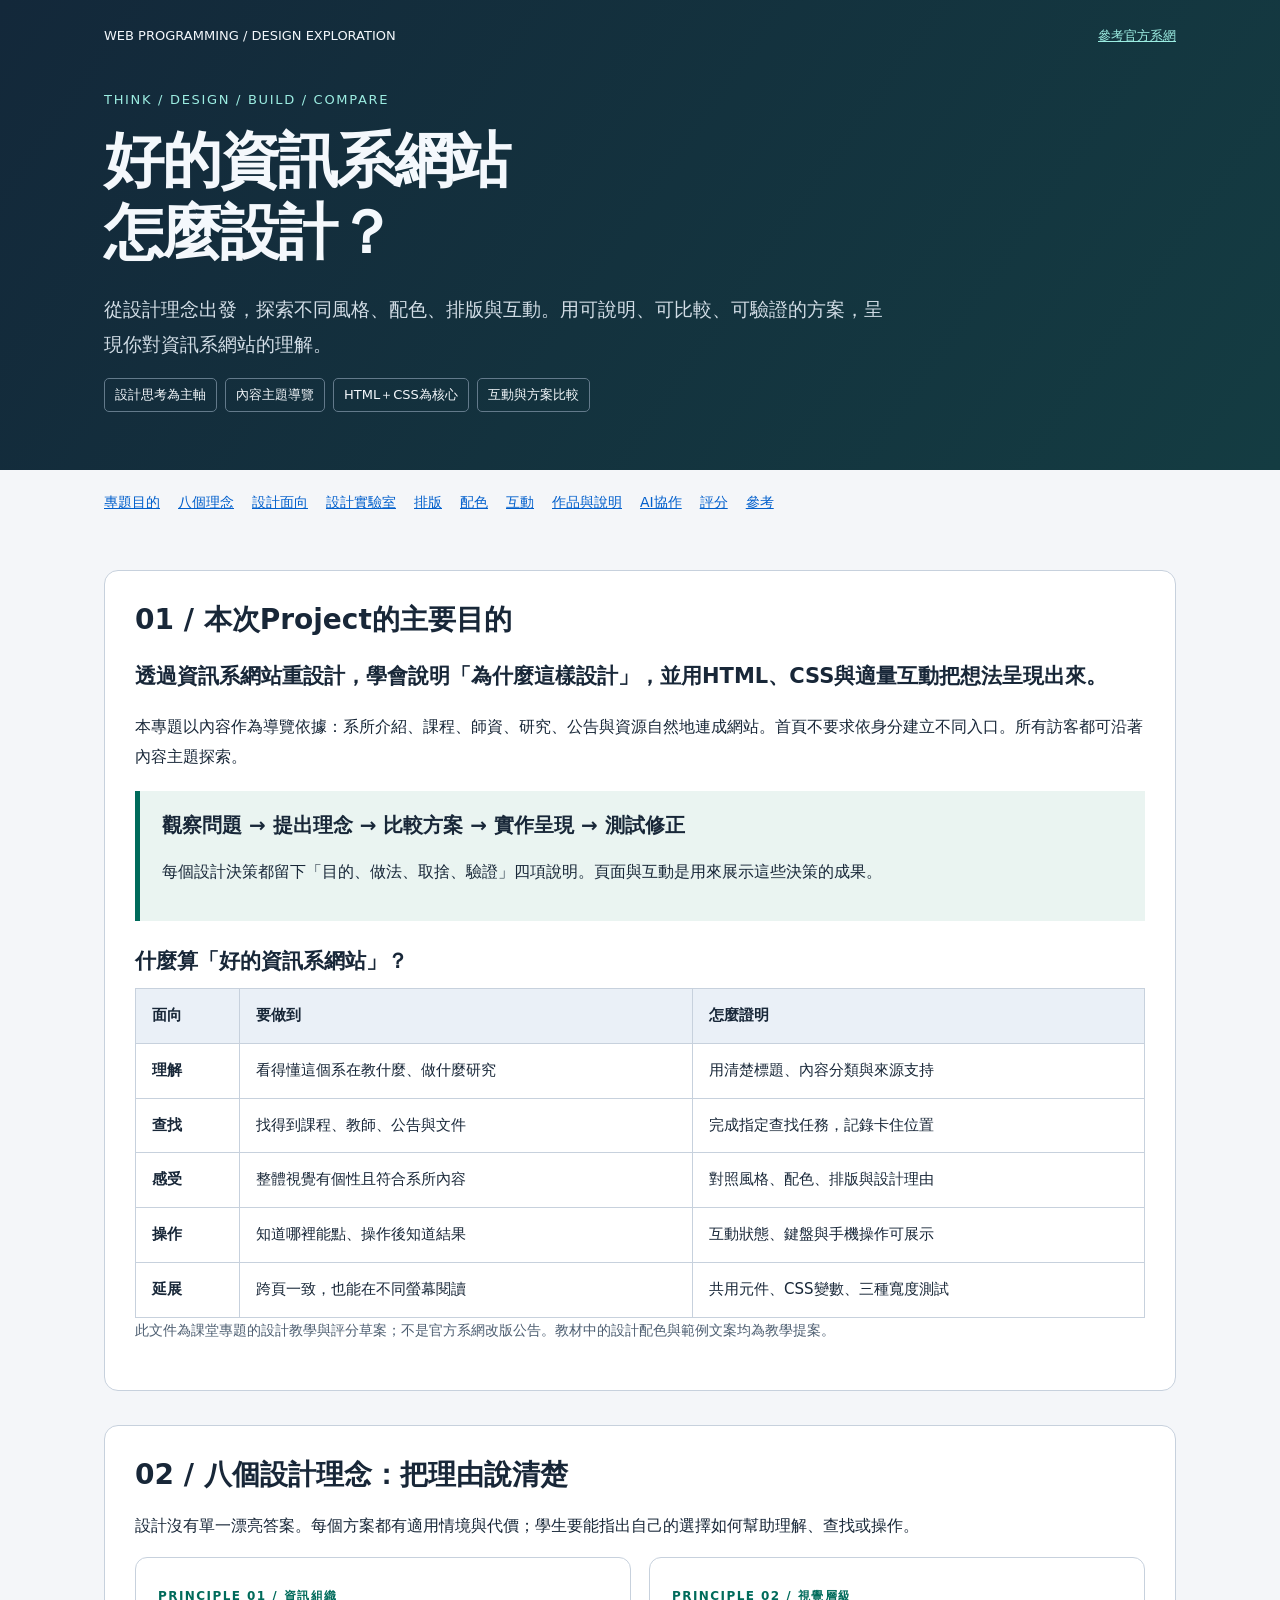
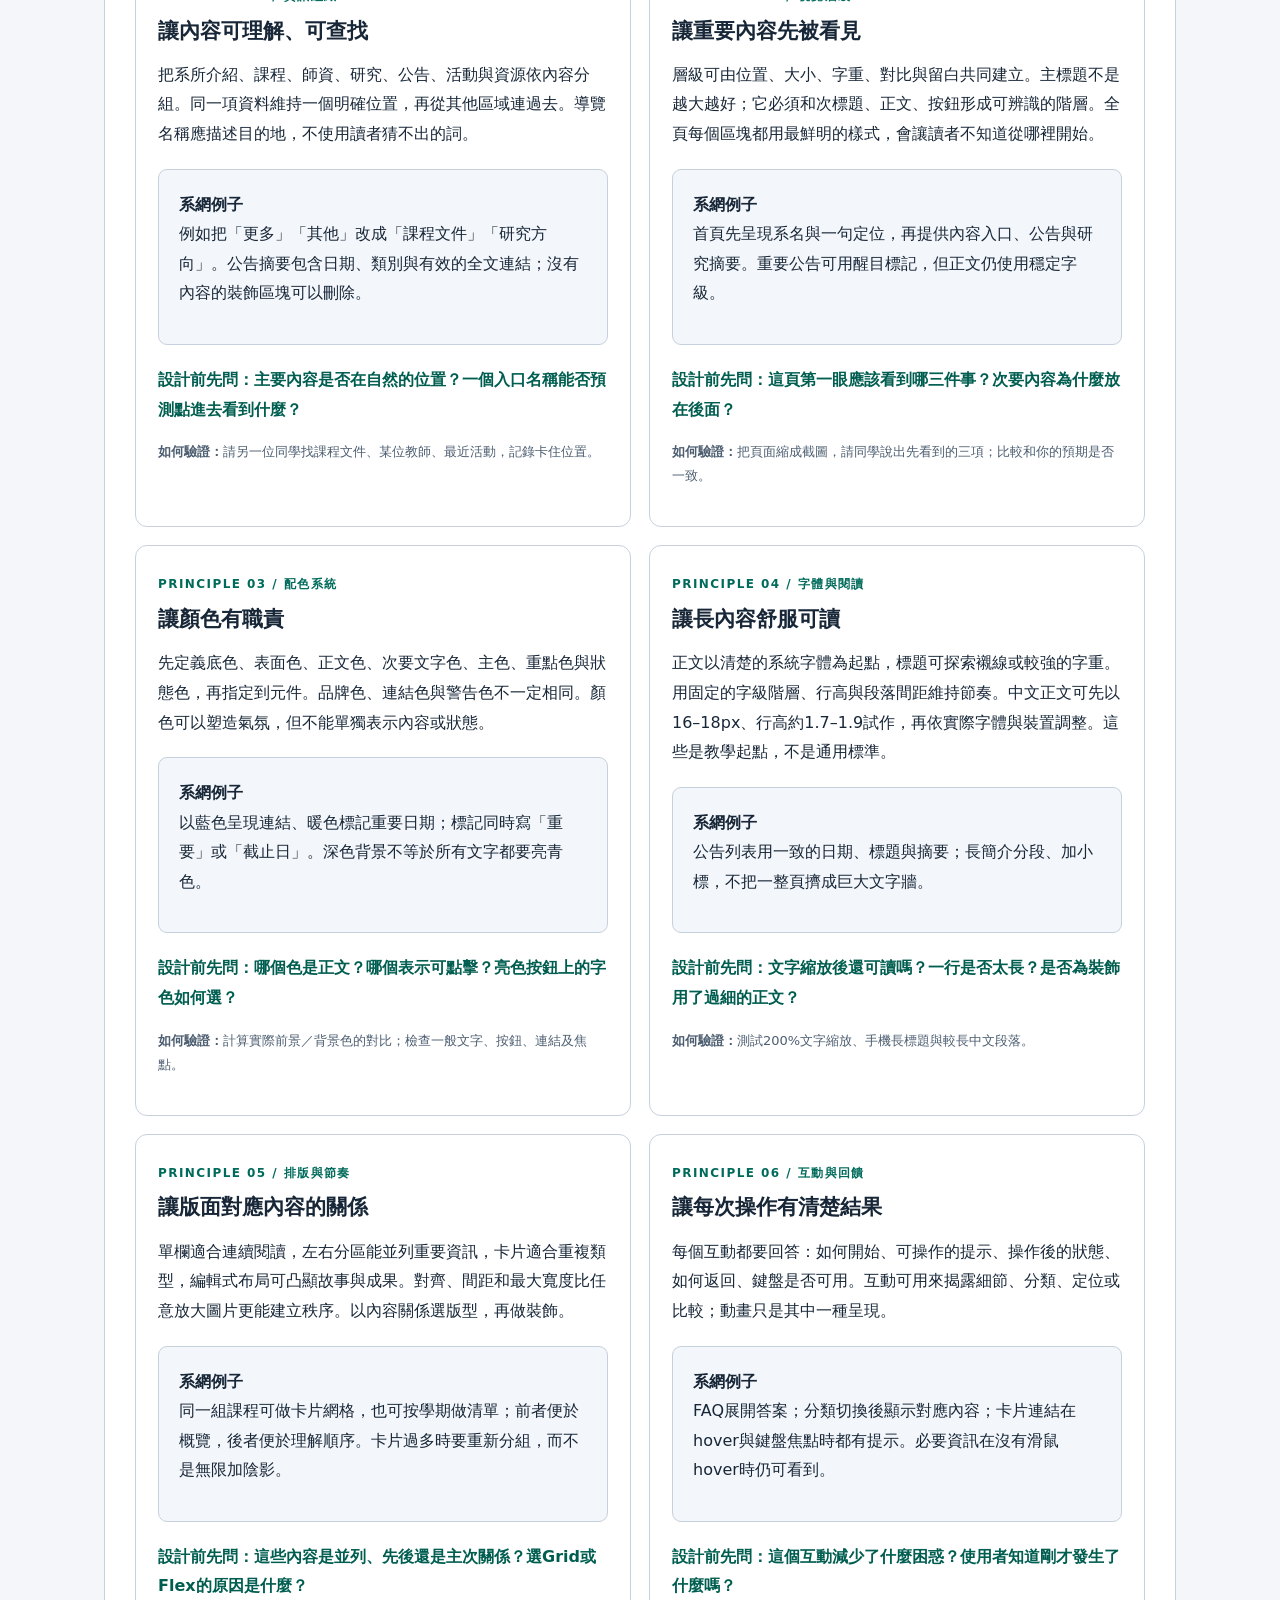
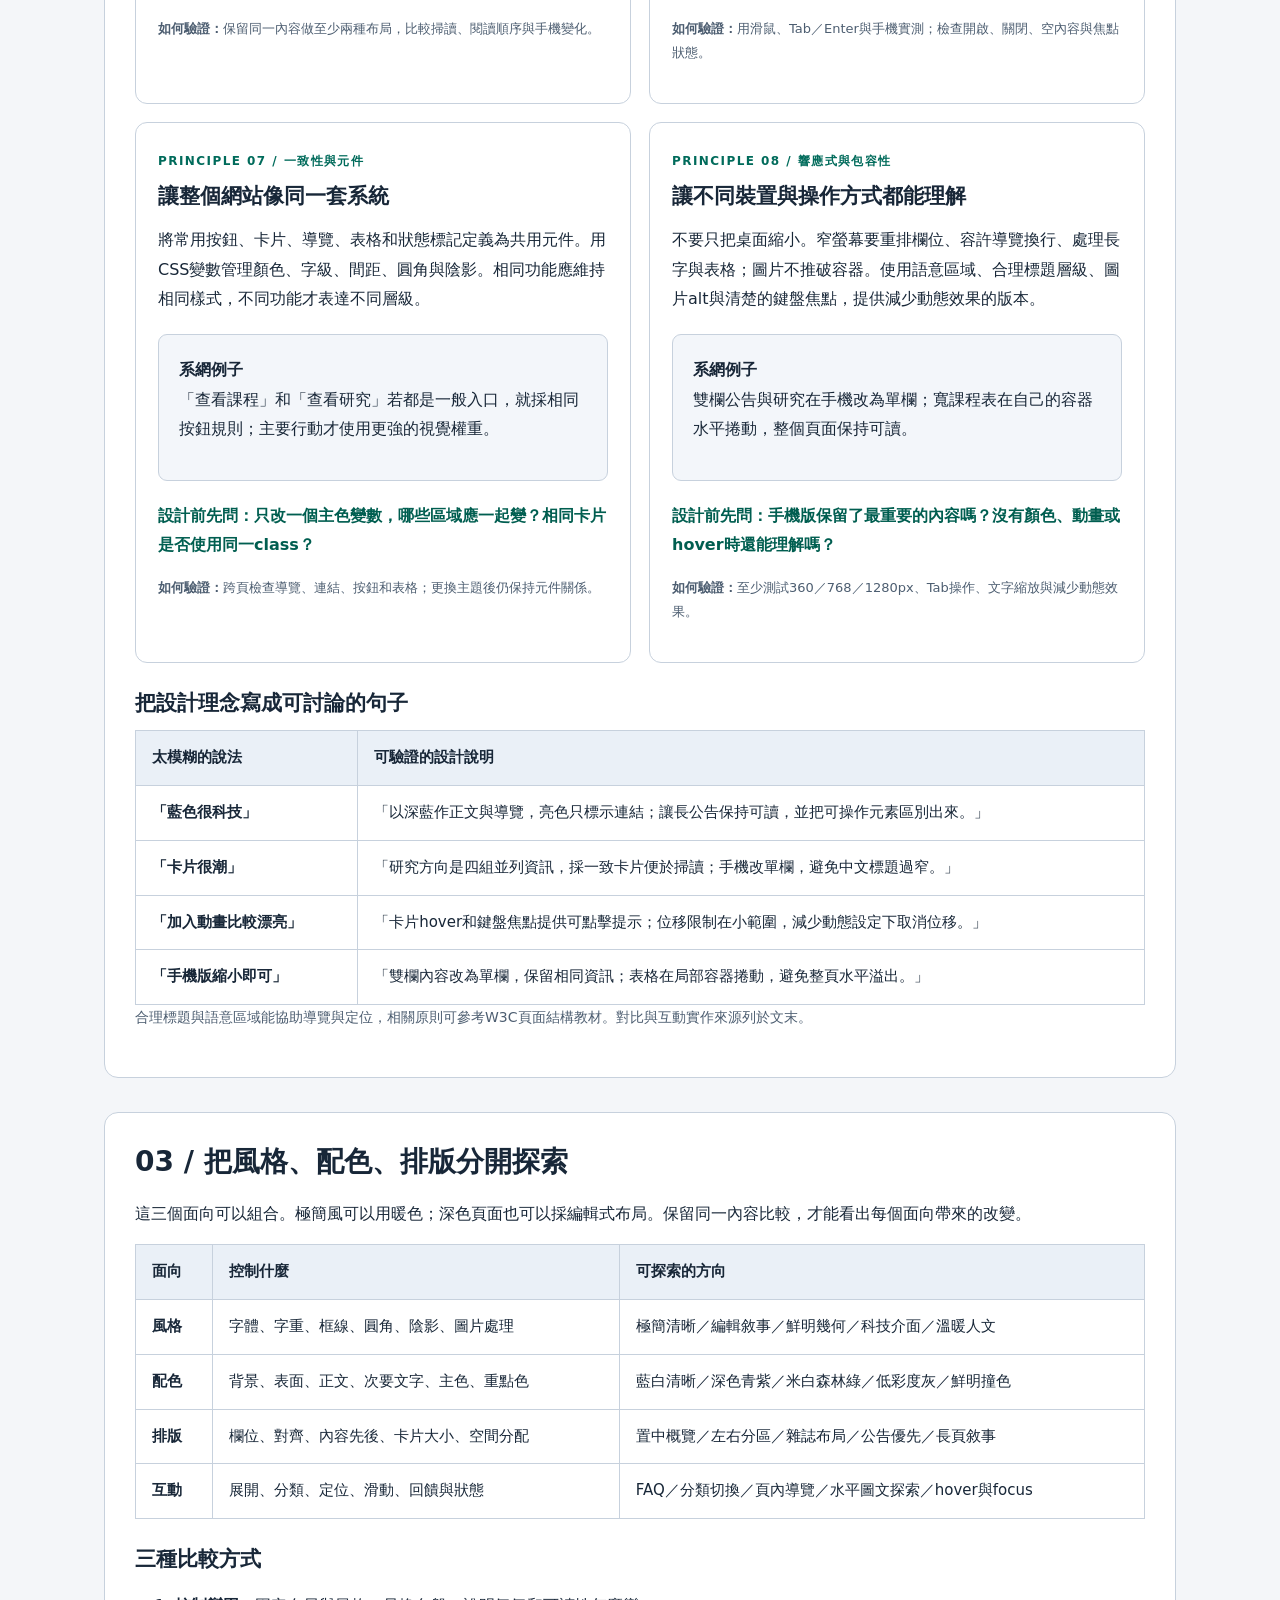
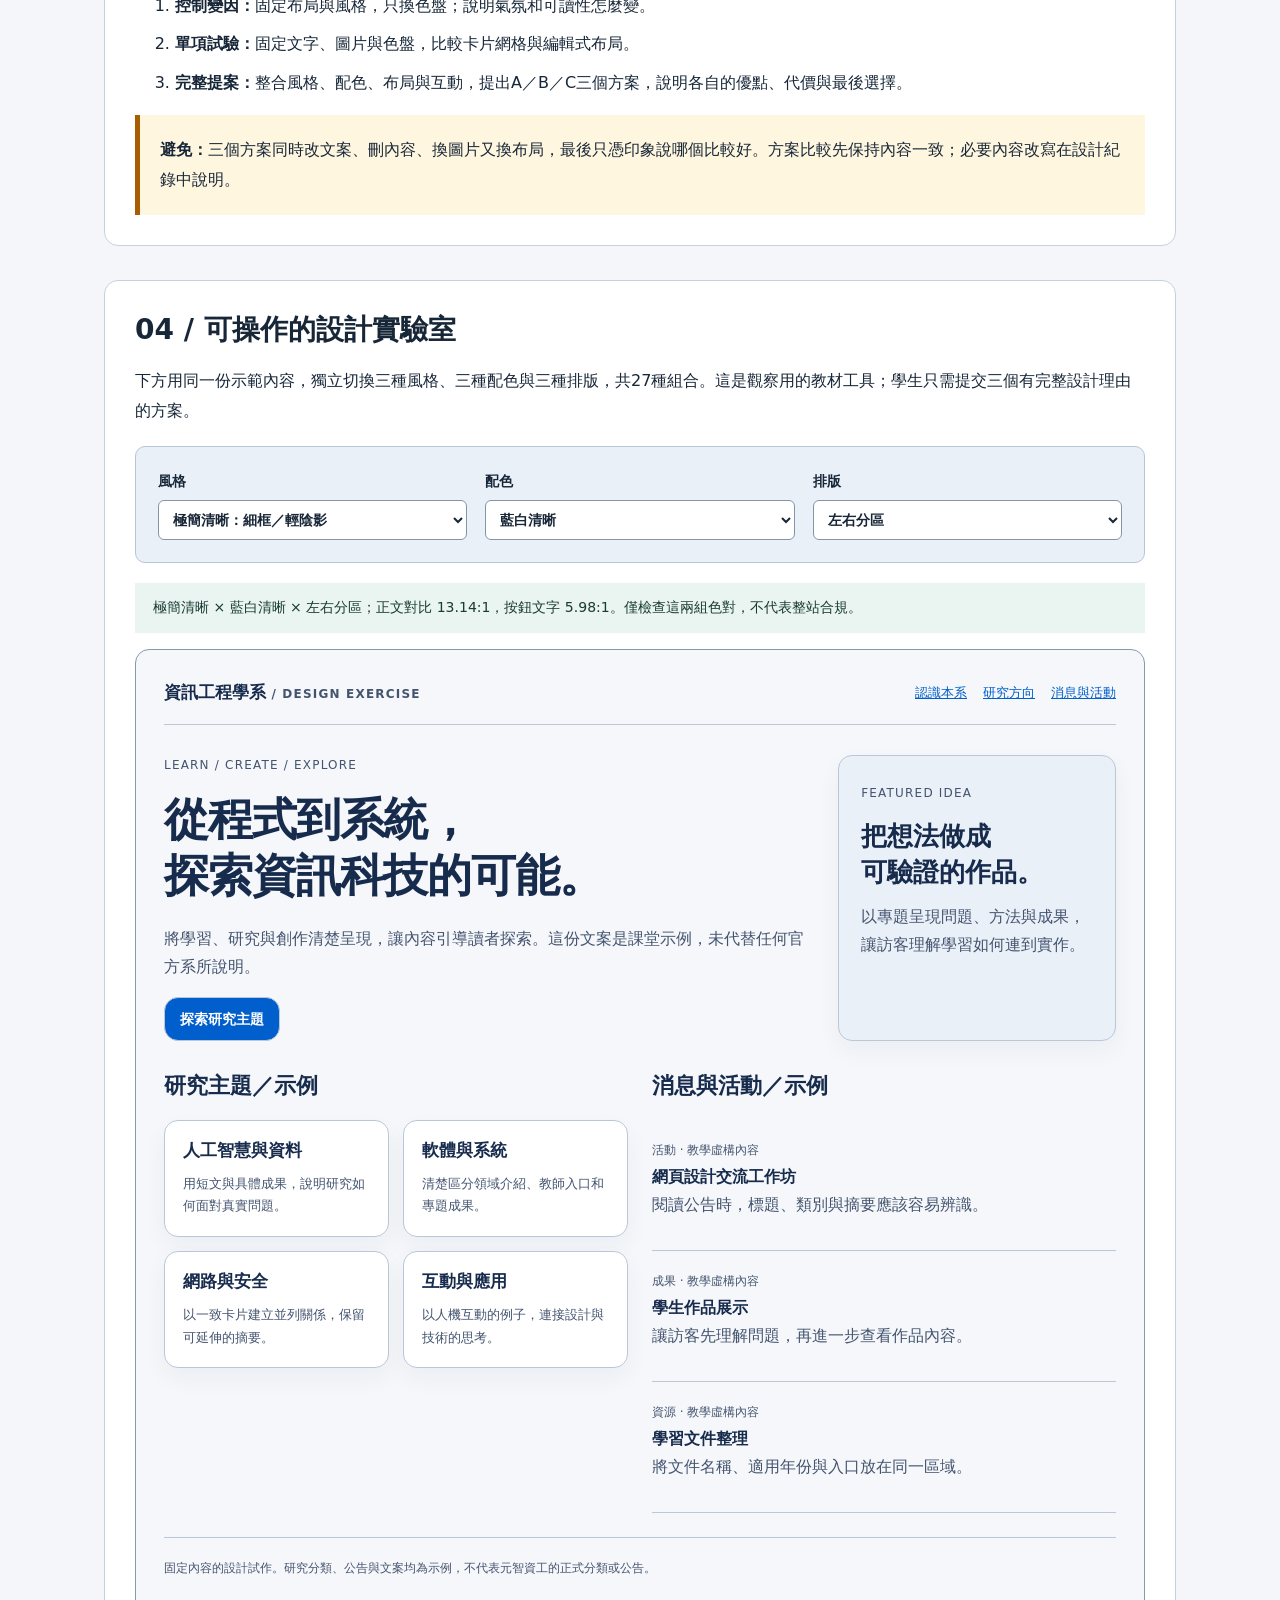
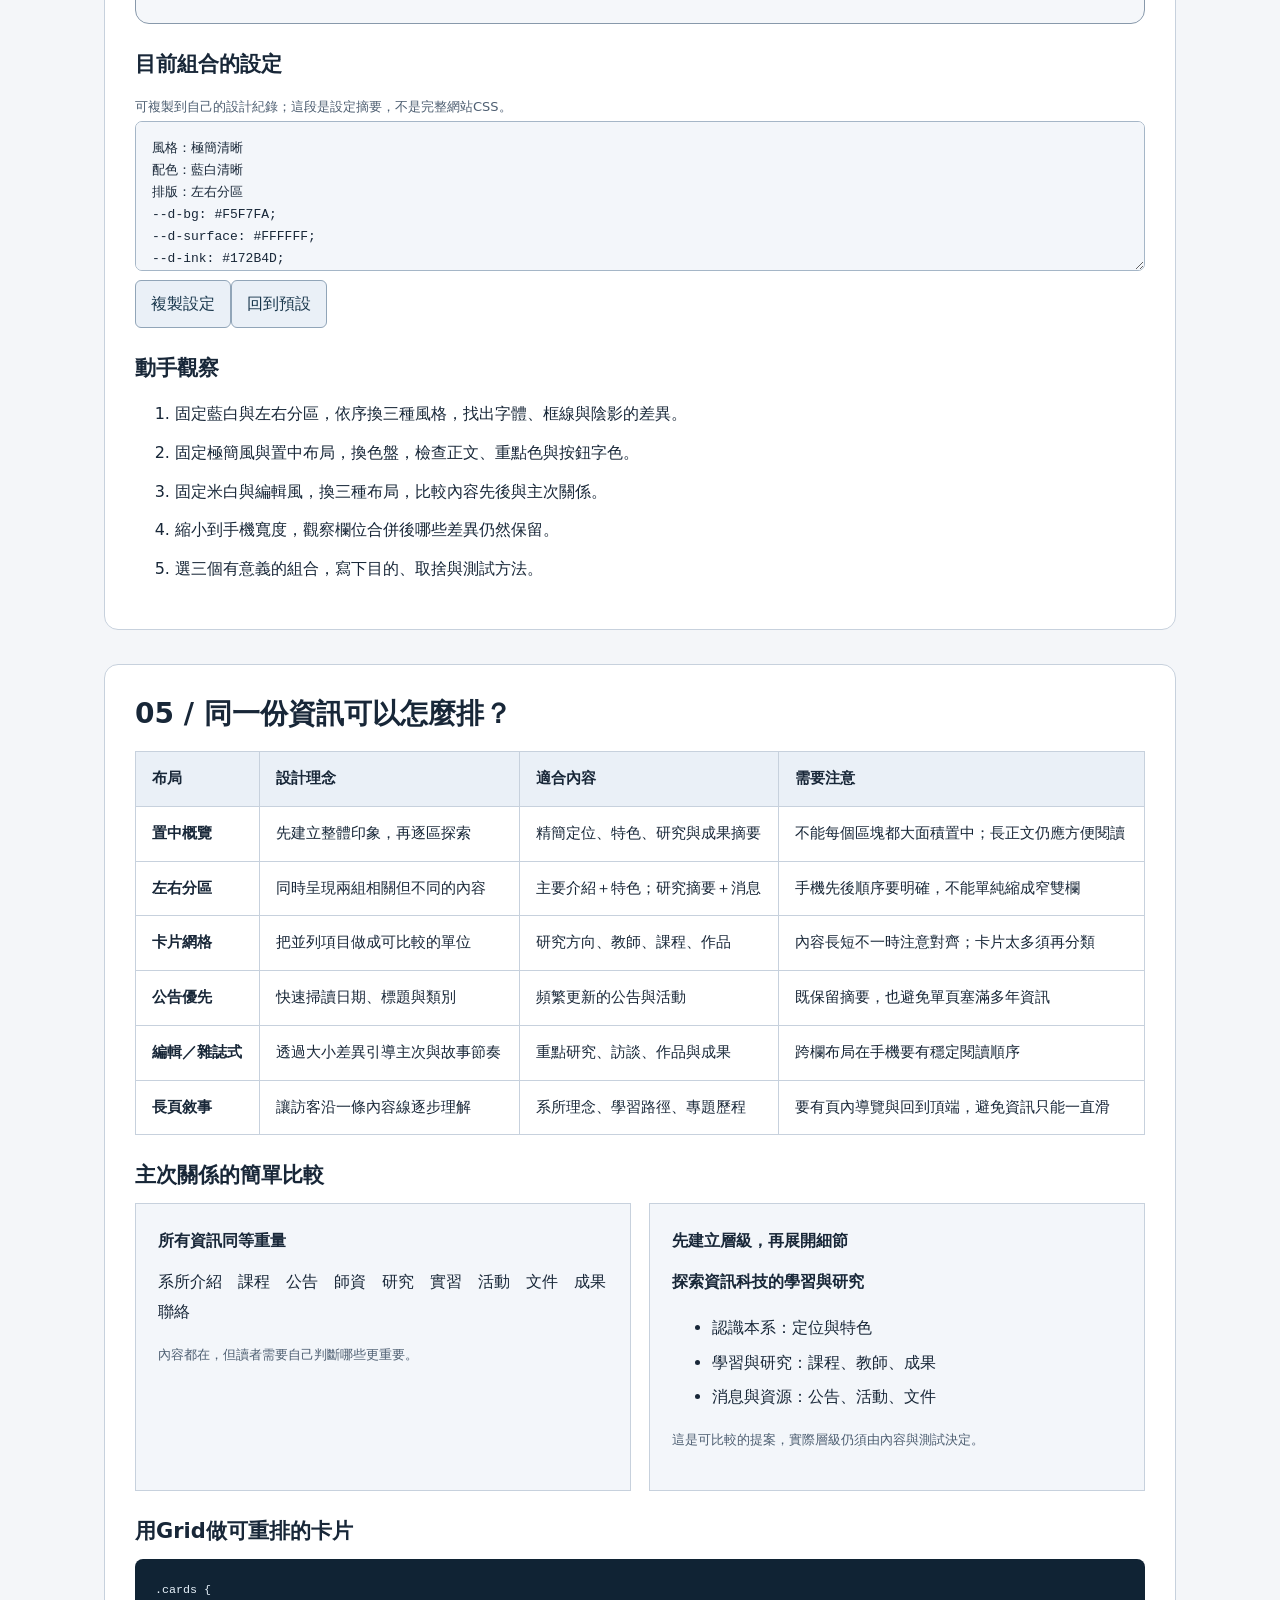
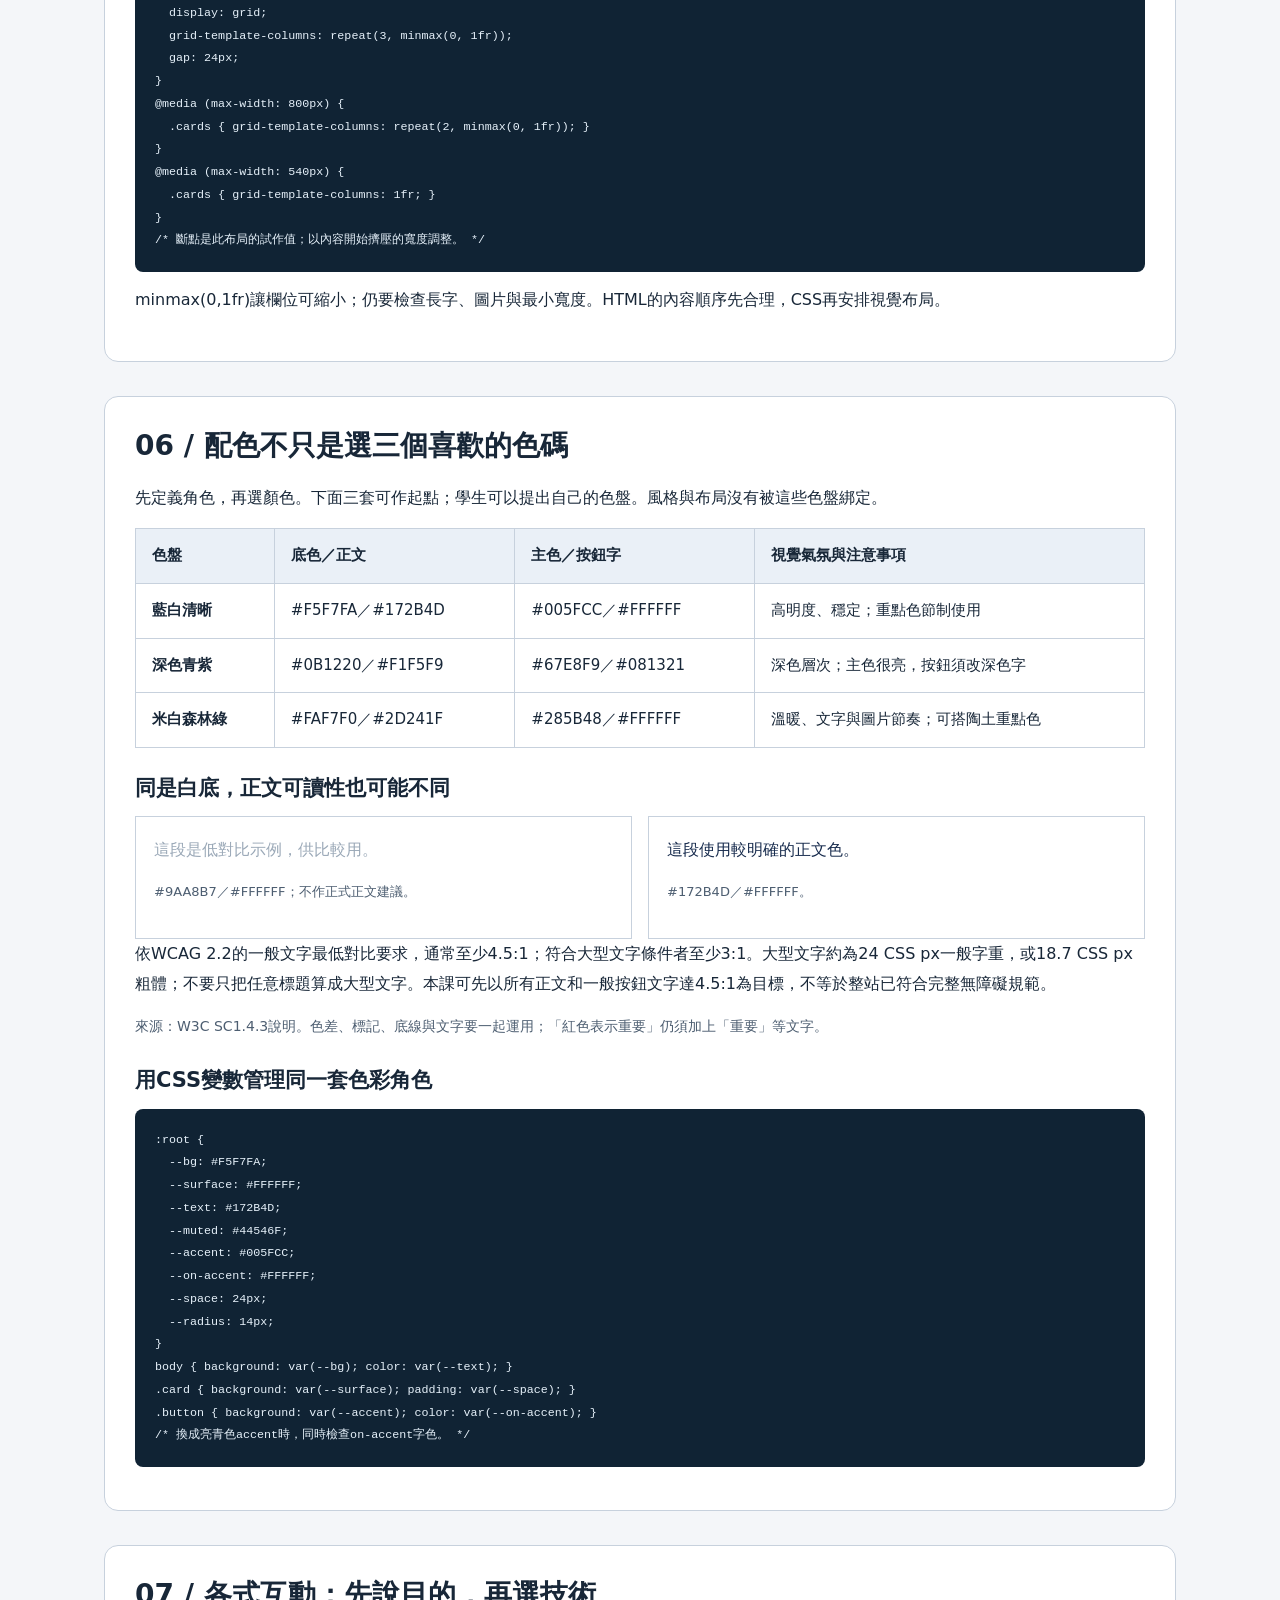
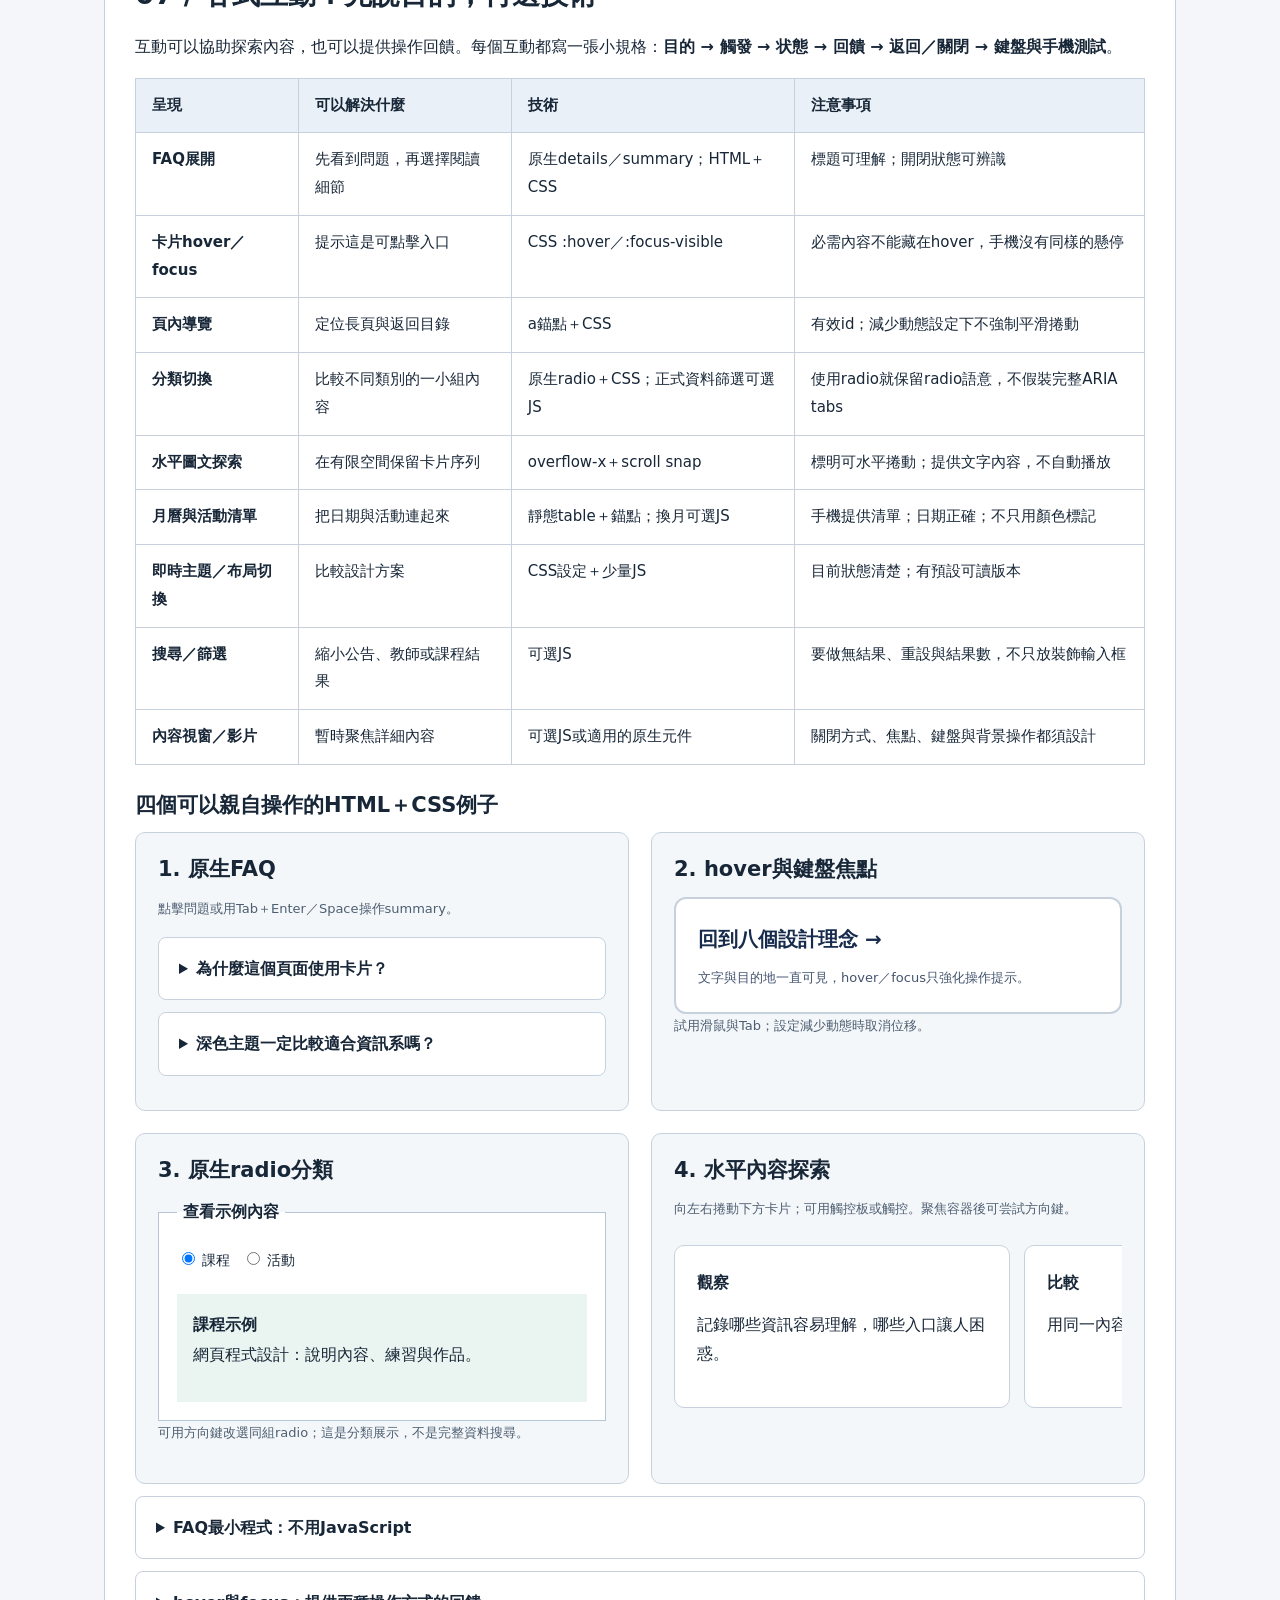
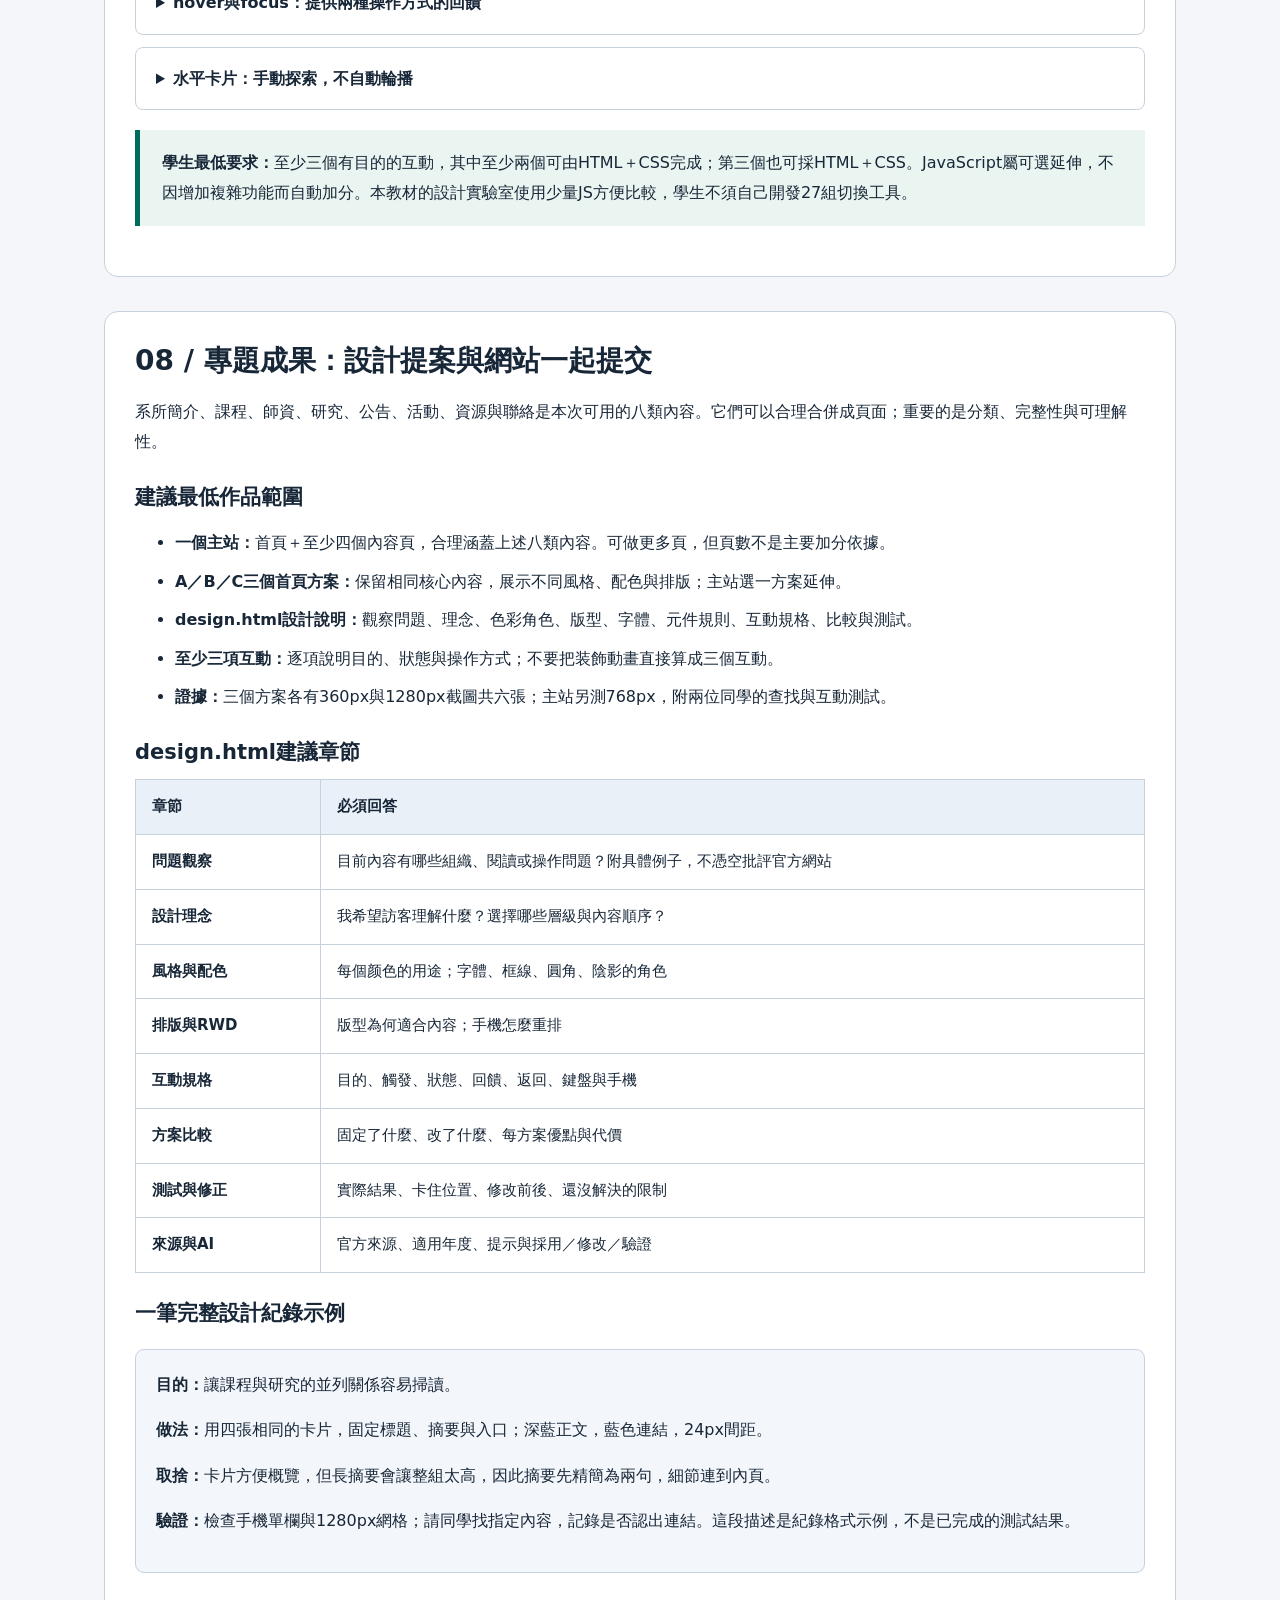
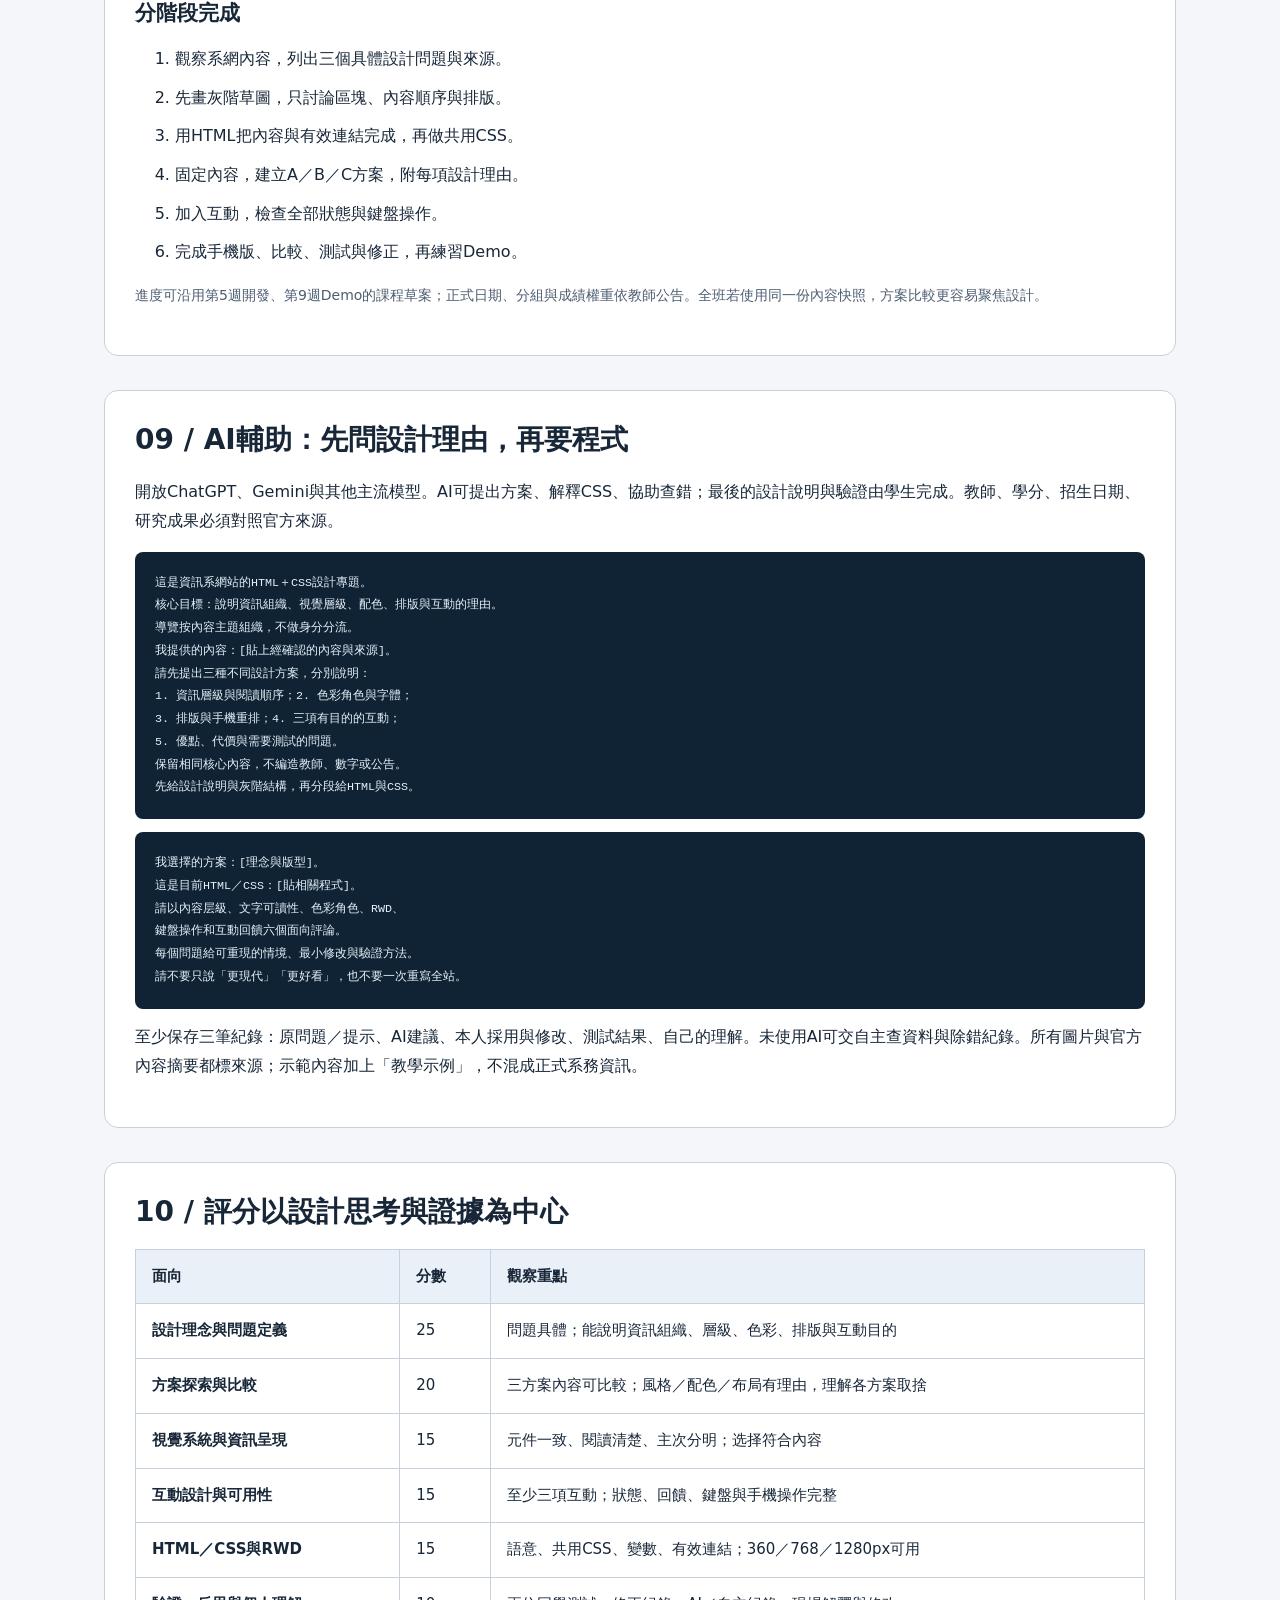
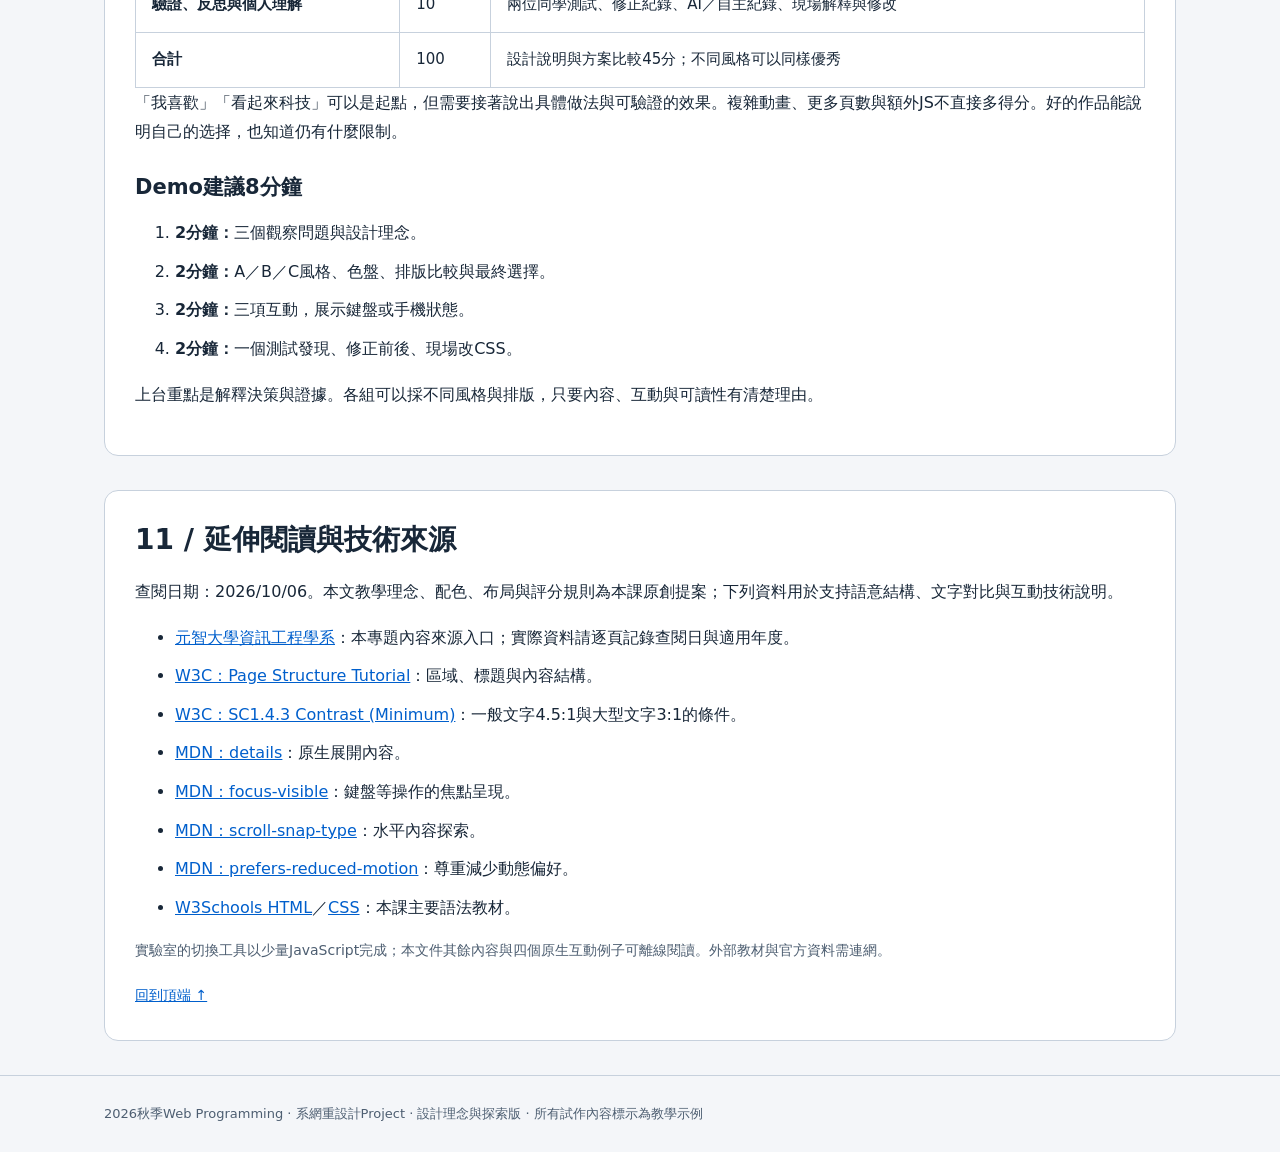
<file: YZU_CSE_Website_Redesign_Project_Plan.html>
<!doctype html><html lang="zh-Hant"><head><meta charset="utf-8"><meta name="viewport" content="width=device-width,initial-scale=1"><meta name="description" content="如何設計好的資訊系網站：資訊組織、視覺層級、風格、配色、排版與互動；含27種設計組合實驗室與期中Project規準。"><title>好的資訊系網站怎麼設計？｜設計理念與期中Project</title><style>
:root{color-scheme:light;--ink:#182738;--muted:#4D5E71;--bg:#F4F6F9;--paper:#fff;--blue:#005FCC;--teal:#006B5B;--line:#C7D1DD}*{box-sizing:border-box}html{scroll-behavior:smooth;scroll-padding-top:20px}body{margin:0;background:var(--bg);color:var(--ink);font:16px/1.85 system-ui,-apple-system,"Microsoft JhengHei",sans-serif}a{color:var(--blue)}a:focus-visible,summary:focus-visible{outline:3px solid #007A65;outline-offset:5px}.wrap{max-width:1120px;margin:auto;padding:0 24px}header{background:#10283D;color:#F4F8FC;padding:24px 0 58px}header a{color:#9CEDE2}.top{font-size:13px;display:flex;justify-content:space-between;gap:18px;flex-wrap:wrap}.kicker{font-size:13px;letter-spacing:.13em;color:#9CEDE2;margin:40px 0 12px}h1{font-size:clamp(32px,5vw,60px);line-height:1.2;letter-spacing:-.035em;margin:0 0 24px}header .lead{max-width:780px;font-size:19px;color:#D2DDE6}.tags{display:flex;gap:8px;flex-wrap:wrap}.tag{display:inline-block;font-size:13px;padding:4px 10px;border:1px solid #637A8B;border-radius:5px}main{padding-top:30px;padding-bottom:60px}section{margin:34px 0;padding:30px;background:var(--paper);border:1px solid var(--line);border-radius:14px}h2{font-size:28px;line-height:1.35;margin:0 0 18px}h3{font-size:21px;margin:26px 0 12px;line-height:1.4}p{margin:0 0 16px}li{margin-bottom:9px}.muted{color:var(--muted)}.callout{background:#EAF4F1;border-left:5px solid var(--teal);padding:18px 22px;margin:20px 0}.alert{background:#FFF6DF;border-left-color:#A85D00}.toc{display:flex;gap:10px 18px;flex-wrap:wrap;padding:20px 0}.toc a{font-size:14px}.grid{display:grid;grid-template-columns:repeat(3,minmax(0,1fr));gap:20px}.grid.two{grid-template-columns:repeat(2,minmax(0,1fr))}.card{border:1px solid var(--line);padding:22px;border-radius:12px;min-width:0}.card h3{margin-top:0}.button{display:inline-block;background:var(--blue);color:white;text-decoration:none;font-weight:700;padding:10px 18px;border-radius:7px;margin:6px 6px 6px 0}.button.secondary{background:#EAF0F7;color:#18364C}.table-wrap{overflow:auto}table{border-collapse:collapse;width:100%;min-width:650px;font-size:15px}caption{text-align:left;font-weight:800;margin-bottom:10px}th,td{padding:13px 16px;border:1px solid var(--line);text-align:left;vertical-align:top}thead th{background:#EAF0F7}th{font-weight:800}.swatches{display:grid;grid-template-columns:repeat(4,1fr);gap:7px;margin:16px 0}.swatch i{display:block;height:44px;border:1px solid #8192a6;border-radius:5px}.swatch code{font-size:11px}.mini{font-size:13px;color:var(--muted)}code,pre{font-family:ui-monospace,SFMono-Regular,Consolas,monospace}code{font-size:.9em}pre{font-size:13px;background:#102334;color:#E6F1FA;border-radius:8px;padding:20px;overflow:auto;line-height:1.75}details{border:1px solid var(--line);border-radius:8px;padding:16px 20px;margin:12px 0}summary{cursor:pointer;font-weight:800}.checklist{padding-left:0;list-style:none}.checklist li{padding:8px 0;border-bottom:1px solid #E5EAF0}.checklist li:before{content:'□ ';font-size:20px;color:var(--teal)}.step{counter-reset:steps}.step article{padding:16px 0;border-top:1px solid var(--line);counter-increment:steps}.step h3:before{content:counter(steps,decimal-leading-zero) ' / ';color:var(--teal)}footer{border-top:1px solid var(--line);padding:26px 0;font-size:13px;color:var(--muted)}.style-preview{min-height:165px;padding:18px;margin-bottom:20px;border:1px solid}.style-preview strong{display:block;font-size:27px;line-height:1.2;margin-bottom:16px}.style-preview span{display:inline-block;padding:6px 14px;font-size:13px}.compare-label{font-weight:750;font-size:13px;letter-spacing:.12em}.rubric td:first-child{white-space:nowrap}.layout-tree{white-space:pre;font-size:13px}.note{font-size:14px;color:var(--muted)}@media(max-width:800px){.grid{grid-template-columns:1fr}.grid.two{grid-template-columns:1fr}.wrap{padding:0 16px}section{padding:24px 18px}header{padding-bottom:38px}h2{font-size:24px}}@media print{body{background:white}header{background:white;color:black;padding:0}header .lead,header .kicker,header a{color:black}.toc,.button{display:none}section{border:0;border-bottom:1px solid #999;border-radius:0;padding:15px 0;break-inside:auto}.grid{grid-template-columns:1fr}pre{background:#eee;color:black;white-space:pre-wrap}a{color:black}table{min-width:0;font-size:12px}.card{break-inside:avoid}}

:root{--accent:#006B5B}header{background:linear-gradient(125deg,#13283A,#143C42)}.hero-purpose{max-width:820px}.aim{font-size:21px;font-weight:750}.principle-number{font-size:12px;letter-spacing:.12em;color:#006B5B;font-weight:800}.example{background:#F3F6FA;border:1px solid #C7D1DD;padding:20px;border-radius:9px;margin:20px 0}.example h4{margin:0 0 10px}.formula{font-size:20px;font-weight:750;line-height:1.6}.quality-grid{display:grid;grid-template-columns:repeat(2,minmax(0,1fr));gap:18px}.quality-grid article{padding:22px;border:1px solid #C7D1DD;border-radius:12px}.quality-grid h3{margin:7px 0 14px}.questions{color:#005E50;font-weight:650}.lab-controls{display:grid;grid-template-columns:repeat(3,minmax(0,1fr));gap:18px;padding:22px;background:#EAF0F7;border:1px solid #B7C6D6;border-radius:10px;margin:20px 0}.lab-controls label{display:flex;flex-direction:column;gap:6px;font-size:14px;font-weight:750}select{font:inherit;min-width:0;width:100%;padding:10px;border:1px solid #8396AB;background:white;color:#182738;border-radius:6px}.lab-controls select:focus-visible,textarea:focus-visible,button:focus-visible,input:focus-visible{outline:3px solid #007A65;outline-offset:3px}.lab-summary{font-size:14px;padding:12px 18px;background:#EAF4F1;color:#183B32}.demo-site{--d-bg:#F5F7FA;--d-surface:#FFFFFF;--d-ink:#172B4D;--d-muted:#44546F;--d-accent:#005FCC;--d-on:#FFFFFF;--d-soft:#EAF0F8;--d-border:#BAC7D8;--d-radius:14px;--d-line:1px;--d-shadow:0 10px 24px #172b4d0c;background:var(--d-bg);color:var(--d-ink);padding:28px;border:1px solid #8899AB;border-radius:14px;line-height:1.75;overflow:hidden}.demo-header{display:flex;justify-content:space-between;align-items:center;gap:20px;flex-wrap:wrap;border-bottom:var(--d-line) solid var(--d-border);padding-bottom:16px}.demo-brand{font-size:17px;font-weight:850}.demo-site .demo-kicker{font-size:12px;letter-spacing:.1em;color:var(--d-muted)}.demo-links{display:flex;gap:16px;flex-wrap:wrap}.demo-site a{color:var(--d-accent)}.demo-links a{font-size:13px}.demo-hero{display:grid;grid-template-columns:1.4fr .6fr;gap:26px;margin:30px 0}.demo-title{font-size:clamp(28px,4vw,45px);line-height:1.25;letter-spacing:-.025em;margin:8px 0 20px;font-weight:750}.demo-site p{color:var(--d-muted)}.demo-site .demo-button{display:inline-block;background:var(--d-accent);color:var(--d-on);border:var(--d-line) solid var(--d-border);border-radius:var(--d-radius);padding:9px 15px;text-decoration:none;font-size:14px;font-weight:750}.demo-spot{padding:22px;background:var(--d-soft);border:var(--d-line) solid var(--d-border);border-radius:var(--d-radius);box-shadow:var(--d-shadow)}.demo-spot strong{display:block;font-size:26px;line-height:1.4;margin:12px 0}.demo-content{display:grid;grid-template-columns:1fr 1fr;gap:24px}.demo-content h3{font-size:22px;margin:0 0 18px}.demo-grid{display:grid;grid-template-columns:repeat(2,minmax(0,1fr));gap:14px}.demo-card{padding:18px;border:var(--d-line) solid var(--d-border);border-radius:var(--d-radius);background:var(--d-surface);box-shadow:var(--d-shadow);min-width:0}.demo-card h4{font-size:17px;line-height:1.4;margin:0 0 10px}.demo-card p{font-size:13px;margin:0}.demo-news{padding:15px 0;border-bottom:var(--d-line) solid var(--d-border)}.demo-news strong{display:block;font-size:16px}.demo-news small{font-size:12px;color:var(--d-muted)}.demo-note{font-size:12px;padding-top:20px;border-top:1px solid var(--d-border);margin-top:24px;color:var(--d-muted)}.demo-site a:focus-visible{outline:3px solid var(--d-accent);outline-offset:5px}.demo-site[data-style=editorial] .demo-title,.demo-site[data-style=editorial] h3{font-family:Georgia,"Noto Serif TC",serif;font-weight:600}.demo-site[data-style=editorial]{--d-radius:2px;--d-shadow:none}.demo-site[data-style=editorial] .demo-card{border:0;border-top:2px solid var(--d-border);padding-left:0;background:transparent}.demo-site[data-style=bold]{--d-radius:2px;--d-line:3px;--d-shadow:4px 4px 0 var(--d-ink)}.demo-site[data-style=bold] .demo-title{font-weight:950;letter-spacing:-.055em}.demo-site[data-style=bold] .demo-button{box-shadow:3px 3px 0 var(--d-ink)}.demo-site[data-layout=center] .demo-hero{grid-template-columns:1fr;text-align:center}.demo-site[data-layout=center] .demo-hero p{max-width:640px;margin-left:auto;margin-right:auto}.demo-site[data-layout=center] .demo-spot{max-width:660px;margin:0 auto;width:100%}.demo-site[data-layout=center] .demo-content{grid-template-columns:1fr}.demo-site[data-layout=center] .demo-grid{grid-template-columns:repeat(4,minmax(0,1fr))}.demo-site[data-layout=magazine] .demo-hero{grid-template-columns:1fr 1fr}.demo-site[data-layout=magazine] .demo-content{grid-template-columns:1.35fr .65fr}.demo-site[data-layout=magazine] .demo-grid .demo-card:first-child{grid-column:span 2}.demo-config{width:100%;min-height:150px;font:13px/1.7 ui-monospace,monospace;border:1px solid #A5B6C7;border-radius:7px;padding:16px;resize:vertical;color:#182738;background:#F3F6FA}.plain-button{font:inherit;border:1px solid #91A5B8;background:#EAF0F7;color:#18364C;padding:8px 15px;border-radius:6px;cursor:pointer}.micro-grid{display:grid;grid-template-columns:repeat(2,minmax(0,1fr));gap:22px}.micro{padding:22px;background:#F4F7FA;border:1px solid #C7D1DD;border-radius:10px;min-width:0}.micro h3{margin-top:0}.micro details{background:white}.hover-card{display:block;padding:22px;background:white;border:2px solid #C7D1DD;border-radius:12px;color:#172B4D;text-decoration:none;transition:transform .18s,border-color .18s}.hover-card:hover,.hover-card:focus-visible{transform:translateY(-3px);border-color:#005FCC;box-shadow:0 8px 18px #172b4d12}.hover-card strong{display:block;font-size:20px}.hover-card span{display:block;font-size:13px;color:#44546F;margin-top:8px}.snap-row{display:flex;gap:14px;overflow-x:auto;scroll-snap-type:x proximity;padding:8px 3px 18px}.snap-card{flex:0 0 76%;scroll-snap-align:start;background:white;border:1px solid #C7D1DD;padding:22px;border-radius:10px}.snap-card h4{margin:0 0 12px}.switcher{border:1px solid #B6C6D5;padding:18px;margin:0;background:#fff}.switcher legend{font-weight:750;padding:0 6px}.switcher label{font-size:14px;margin:0 12px 0 4px}.switch-panels{margin-top:20px}.switch-panel{display:none;padding:16px;background:#EAF4F1}.switcher #show-courses:checked~.switch-panels .courses-panel,.switcher #show-events:checked~.switch-panels .events-panel{display:block}.contrast-pair{display:grid;grid-template-columns:1fr 1fr;gap:16px}.contrast-pair div{padding:18px;background:#fff;border:1px solid #C7D1DD}.contrast-pair .faint{color:#9AA8B7}.contrast-pair .clear{color:#172B4D}.content-pair{display:grid;grid-template-columns:1fr 1fr;gap:18px}.content-pair>div{background:#F3F6FA;border:1px solid #C7D1DD;padding:22px}.content-pair h4{margin:0 0 12px}.content-pair .structured li{margin-bottom:5px}.decision-note{background:#FFF6DF;border-left:5px solid #A85D00;padding:20px;margin-top:18px}.pill{display:inline-block;padding:3px 8px;background:#EAF0F7;color:#18364C;border-radius:4px;font-size:12px}.section-link{font-size:14px}section[id],article[id]{scroll-margin-top:20px}
@media(max-width:820px){.quality-grid,.micro-grid,.content-pair{grid-template-columns:1fr}.demo-hero,.demo-content,.demo-site[data-layout=magazine] .demo-hero,.demo-site[data-layout=magazine] .demo-content{grid-template-columns:1fr}.demo-site[data-layout=center] .demo-grid{grid-template-columns:repeat(2,minmax(0,1fr))}.lab-controls{grid-template-columns:1fr}.demo-site{padding:22px}.demo-site[data-layout=magazine] .demo-grid .demo-card:first-child{grid-column:auto}}
@media(max-width:520px){.demo-grid,.demo-site[data-layout=center] .demo-grid{grid-template-columns:1fr}.demo-site{padding:18px}.contrast-pair{grid-template-columns:1fr}.demo-title{font-size:30px}.demo-links{gap:10px}.snap-card{flex-basis:90%}}
@media(prefers-reduced-motion:reduce){html{scroll-behavior:auto}.hover-card{transition:none}.hover-card:hover,.hover-card:focus-visible{transform:none}.snap-row{scroll-snap-type:none}}
@media print{.lab-controls,.plain-button{display:none}.demo-site{border:1px solid #999;break-inside:avoid}.quality-grid,.micro-grid{grid-template-columns:1fr}.switch-panel{display:block}.demo-config{height:180px}.snap-row{overflow:visible;flex-wrap:wrap}.snap-card{flex-basis:45%}}
</style></head><body id="top"><header><div class="wrap"><div class="top"><span>WEB PROGRAMMING / DESIGN EXPLORATION</span><a href="https://www.cse.yzu.edu.tw/">參考官方系網</a></div><p class="kicker">THINK / DESIGN / BUILD / COMPARE</p><h1>好的資訊系網站<br>怎麼設計？</h1><p class="lead hero-purpose">從設計理念出發，探索不同風格、配色、排版與互動。用可說明、可比較、可驗證的方案，呈現你對資訊系網站的理解。</p><div class="tags"><span class="tag">設計思考為主軸</span><span class="tag">內容主題導覽</span><span class="tag">HTML＋CSS為核心</span><span class="tag">互動與方案比較</span></div></div></header><main class="wrap"><nav class="toc" aria-label="教材章節"><a href="#purpose">專題目的</a><a href="#principles">八個理念</a><a href="#axes">設計面向</a><a href="#lab">設計實驗室</a><a href="#layout">排版</a><a href="#color">配色</a><a href="#interaction">互動</a><a href="#project">作品與說明</a><a href="#ai">AI協作</a><a href="#grading">評分</a><a href="#references">參考</a></nav><section id="purpose"><h2>01 / 本次Project的主要目的</h2><p class="aim">透過資訊系網站重設計，學會說明「為什麼這樣設計」，並用HTML、CSS與適量互動把想法呈現出來。</p><p>本專題以內容作為導覽依據：系所介紹、課程、師資、研究、公告與資源自然地連成網站。首頁不要求依身分建立不同入口。所有訪客都可沿著內容主題探索。</p><div class="callout"><p class="formula">觀察問題 → 提出理念 → 比較方案 → 實作呈現 → 測試修正</p><p>每個設計決策都留下「目的、做法、取捨、驗證」四項說明。頁面與互動是用來展示這些決策的成果。</p></div><h3>什麼算「好的資訊系網站」？</h3><div class="table-wrap"><table><thead><tr><th scope="col">面向</th><th scope="col">要做到</th><th scope="col">怎麼證明</th></tr></thead><tbody><tr><th scope="row">理解</th><td>看得懂這個系在教什麼、做什麼研究</td><td>用清楚標題、內容分類與來源支持</td></tr><tr><th scope="row">查找</th><td>找得到課程、教師、公告與文件</td><td>完成指定查找任務，記錄卡住位置</td></tr><tr><th scope="row">感受</th><td>整體視覺有個性且符合系所內容</td><td>對照風格、配色、排版與設計理由</td></tr><tr><th scope="row">操作</th><td>知道哪裡能點、操作後知道結果</td><td>互動狀態、鍵盤與手機操作可展示</td></tr><tr><th scope="row">延展</th><td>跨頁一致，也能在不同螢幕閱讀</td><td>共用元件、CSS變數、三種寬度測試</td></tr></tbody></table></div><p class="note">此文件為課堂專題的設計教學與評分草案；不是官方系網改版公告。教材中的設計配色與範例文案均為教學提案。</p></section><section id="principles"><h2>02 / 八個設計理念：把理由說清楚</h2><p>設計沒有單一漂亮答案。每個方案都有適用情境與代價；學生要能指出自己的選擇如何幫助理解、查找或操作。</p><div class="quality-grid"><article><span class="principle-number">PRINCIPLE 01 / 資訊組織</span><h3>讓內容可理解、可查找</h3><p>把系所介紹、課程、師資、研究、公告、活動與資源依內容分組。同一項資料維持一個明確位置，再從其他區域連過去。導覽名稱應描述目的地，不使用讀者猜不出的詞。</p><div class="example"><strong>系網例子</strong><p>例如把「更多」「其他」改成「課程文件」「研究方向」。公告摘要包含日期、類別與有效的全文連結；沒有內容的裝飾區塊可以刪除。</p></div><p class="questions">設計前先問：主要內容是否在自然的位置？一個入口名稱能否預測點進去看到什麼？</p><p class="mini"><strong>如何驗證：</strong>請另一位同學找課程文件、某位教師、最近活動，記錄卡住位置。</p></article><article><span class="principle-number">PRINCIPLE 02 / 視覺層級</span><h3>讓重要內容先被看見</h3><p>層級可由位置、大小、字重、對比與留白共同建立。主標題不是越大越好；它必須和次標題、正文、按鈕形成可辨識的階層。全頁每個區塊都用最鮮明的樣式，會讓讀者不知道從哪裡開始。</p><div class="example"><strong>系網例子</strong><p>首頁先呈現系名與一句定位，再提供內容入口、公告與研究摘要。重要公告可用醒目標記，但正文仍使用穩定字級。</p></div><p class="questions">設計前先問：這頁第一眼應該看到哪三件事？次要內容為什麼放在後面？</p><p class="mini"><strong>如何驗證：</strong>把頁面縮成截圖，請同學說出先看到的三項；比較和你的預期是否一致。</p></article><article><span class="principle-number">PRINCIPLE 03 / 配色系統</span><h3>讓顏色有職責</h3><p>先定義底色、表面色、正文色、次要文字色、主色、重點色與狀態色，再指定到元件。品牌色、連結色與警告色不一定相同。顏色可以塑造氣氛，但不能單獨表示內容或狀態。</p><div class="example"><strong>系網例子</strong><p>以藍色呈現連結、暖色標記重要日期；標記同時寫「重要」或「截止日」。深色背景不等於所有文字都要亮青色。</p></div><p class="questions">設計前先問：哪個色是正文？哪個表示可點擊？亮色按鈕上的字色如何選？</p><p class="mini"><strong>如何驗證：</strong>計算實際前景／背景色的對比；檢查一般文字、按鈕、連結及焦點。</p></article><article><span class="principle-number">PRINCIPLE 04 / 字體與閱讀</span><h3>讓長內容舒服可讀</h3><p>正文以清楚的系統字體為起點，標題可探索襯線或較強的字重。用固定的字級階層、行高與段落間距維持節奏。中文正文可先以16–18px、行高約1.7–1.9試作，再依實際字體與裝置調整。這些是教學起點，不是通用標準。</p><div class="example"><strong>系網例子</strong><p>公告列表用一致的日期、標題與摘要；長簡介分段、加小標，不把一整頁擠成巨大文字牆。</p></div><p class="questions">設計前先問：文字縮放後還可讀嗎？一行是否太長？是否為裝飾用了過細的正文？</p><p class="mini"><strong>如何驗證：</strong>測試200%文字縮放、手機長標題與較長中文段落。</p></article><article><span class="principle-number">PRINCIPLE 05 / 排版與節奏</span><h3>讓版面對應內容的關係</h3><p>單欄適合連續閱讀，左右分區能並列重要資訊，卡片適合重複類型，編輯式布局可凸顯故事與成果。對齊、間距和最大寬度比任意放大圖片更能建立秩序。以內容關係選版型，再做裝飾。</p><div class="example"><strong>系網例子</strong><p>同一組課程可做卡片網格，也可按學期做清單；前者便於概覽，後者便於理解順序。卡片過多時要重新分組，而不是無限加陰影。</p></div><p class="questions">設計前先問：這些內容是並列、先後還是主次關係？選Grid或Flex的原因是什麼？</p><p class="mini"><strong>如何驗證：</strong>保留同一內容做至少兩種布局，比較掃讀、閱讀順序與手機變化。</p></article><article><span class="principle-number">PRINCIPLE 06 / 互動與回饋</span><h3>讓每次操作有清楚結果</h3><p>每個互動都要回答：如何開始、可操作的提示、操作後的狀態、如何返回、鍵盤是否可用。互動可用來揭露細節、分類、定位或比較；動畫只是其中一種呈現。</p><div class="example"><strong>系網例子</strong><p>FAQ展開答案；分類切換後顯示對應內容；卡片連結在hover與鍵盤焦點時都有提示。必要資訊在沒有滑鼠hover時仍可看到。</p></div><p class="questions">設計前先問：這個互動減少了什麼困惑？使用者知道剛才發生了什麼嗎？</p><p class="mini"><strong>如何驗證：</strong>用滑鼠、Tab／Enter與手機實測；檢查開啟、關閉、空內容與焦點狀態。</p></article><article><span class="principle-number">PRINCIPLE 07 / 一致性與元件</span><h3>讓整個網站像同一套系統</h3><p>將常用按鈕、卡片、導覽、表格和狀態標記定義為共用元件。用CSS變數管理顏色、字級、間距、圓角與陰影。相同功能應維持相同樣式，不同功能才表達不同層級。</p><div class="example"><strong>系網例子</strong><p>「查看課程」和「查看研究」若都是一般入口，就採相同按鈕規則；主要行動才使用更強的視覺權重。</p></div><p class="questions">設計前先問：只改一個主色變數，哪些區域應一起變？相同卡片是否使用同一class？</p><p class="mini"><strong>如何驗證：</strong>跨頁檢查導覽、連結、按鈕和表格；更換主題後仍保持元件關係。</p></article><article><span class="principle-number">PRINCIPLE 08 / 響應式與包容性</span><h3>讓不同裝置與操作方式都能理解</h3><p>不要只把桌面縮小。窄螢幕要重排欄位、容許導覽換行、處理長字與表格；圖片不推破容器。使用語意區域、合理標題層級、圖片alt與清楚的鍵盤焦點，提供減少動態效果的版本。</p><div class="example"><strong>系網例子</strong><p>雙欄公告與研究在手機改為單欄；寬課程表在自己的容器水平捲動，整個頁面保持可讀。</p></div><p class="questions">設計前先問：手機版保留了最重要的內容嗎？沒有顏色、動畫或hover時還能理解嗎？</p><p class="mini"><strong>如何驗證：</strong>至少測試360／768／1280px、Tab操作、文字縮放與減少動態效果。</p></article></div><h3>把設計理念寫成可討論的句子</h3><div class="table-wrap"><table><thead><tr><th scope="col">太模糊的說法</th><th scope="col">可驗證的設計說明</th></tr></thead><tbody><tr><th scope="row">「藍色很科技」</th><td>「以深藍作正文與導覽，亮色只標示連結；讓長公告保持可讀，並把可操作元素區別出來。」</td></tr><tr><th scope="row">「卡片很潮」</th><td>「研究方向是四組並列資訊，採一致卡片便於掃讀；手機改單欄，避免中文標題過窄。」</td></tr><tr><th scope="row">「加入動畫比較漂亮」</th><td>「卡片hover和鍵盤焦點提供可點擊提示；位移限制在小範圍，減少動態設定下取消位移。」</td></tr><tr><th scope="row">「手機版縮小即可」</th><td>「雙欄內容改為單欄，保留相同資訊；表格在局部容器捲動，避免整頁水平溢出。」</td></tr></tbody></table></div><p class="note">合理標題與語意區域能協助導覽與定位，相關原則可參考W3C頁面結構教材。對比與互動實作來源列於文末。</p></section><section id="axes"><h2>03 / 把風格、配色、排版分開探索</h2><p>這三個面向可以組合。極簡風可以用暖色；深色頁面也可以採編輯式布局。保留同一內容比較，才能看出每個面向帶來的改變。</p><div class="table-wrap"><table><thead><tr><th scope="col">面向</th><th scope="col">控制什麼</th><th scope="col">可探索的方向</th></tr></thead><tbody><tr><th scope="row">風格</th><td>字體、字重、框線、圓角、陰影、圖片處理</td><td>極簡清晰／編輯敘事／鮮明幾何／科技介面／溫暖人文</td></tr><tr><th scope="row">配色</th><td>背景、表面、正文、次要文字、主色、重點色</td><td>藍白清晰／深色青紫／米白森林綠／低彩度灰／鮮明撞色</td></tr><tr><th scope="row">排版</th><td>欄位、對齊、內容先後、卡片大小、空間分配</td><td>置中概覽／左右分區／雜誌布局／公告優先／長頁敘事</td></tr><tr><th scope="row">互動</th><td>展開、分類、定位、滑動、回饋與狀態</td><td>FAQ／分類切換／頁內導覽／水平圖文探索／hover與focus</td></tr></tbody></table></div><h3>三種比較方式</h3><ol><li><strong>控制變因：</strong>固定布局與風格，只換色盤；說明氣氛和可讀性怎麼變。</li><li><strong>單項試驗：</strong>固定文字、圖片與色盤，比較卡片網格與編輯式布局。</li><li><strong>完整提案：</strong>整合風格、配色、布局與互動，提出A／B／C三個方案，說明各自的優點、代價與最後選擇。</li></ol><div class="decision-note"><strong>避免：</strong>三個方案同時改文案、刪內容、換圖片又換布局，最後只憑印象說哪個比較好。方案比較先保持內容一致；必要內容改寫在設計紀錄中說明。</div></section><section id="lab"><h2>04 / 可操作的設計實驗室</h2><p>下方用同一份示範內容，獨立切換三種風格、三種配色與三種排版，共27種組合。這是觀察用的教材工具；學生只需提交三個有完整設計理由的方案。</p><div class="lab-controls"><label for="style-choice">風格<select id="style-choice"><option value="minimal">極簡清晰：細框／輕陰影</option><option value="editorial">編輯敘事：襯線／分隔線</option><option value="bold">鮮明幾何：粗框／硬陰影</option></select></label><label for="palette-choice">配色<select id="palette-choice"><option value="blue">藍白清晰</option><option value="dark">深色青紫</option><option value="warm">米白森林綠</option></select></label><label for="layout-choice">排版<select id="layout-choice"><option value="split">左右分區</option><option value="center">置中概覽</option><option value="magazine">雜誌主次布局</option></select></label></div><p id="lab-status" class="lab-summary" role="status" aria-live="polite">預設：極簡清晰 × 藍白清晰 × 左右分區。切換工具需JavaScript；下方預設示例可直接閱讀。</p>
<div class="demo-site" id="design-preview" data-style="minimal" data-layout="split"><div class="demo-header"><div class="demo-brand">資訊工程學系<small class="demo-kicker"> / DESIGN EXERCISE</small></div><nav class="demo-links" aria-label="設計示例頁內導覽"><a href="#preview-intro">認識本系</a><a href="#preview-research">研究方向</a><a href="#preview-news">消息與活動</a></nav></div><div class="demo-hero" id="preview-intro"><div><p class="demo-kicker">LEARN / CREATE / EXPLORE</p><h3 class="demo-title">從程式到系統，<br>探索資訊科技的可能。</h3><p>將學習、研究與創作清楚呈現，讓內容引導讀者探索。這份文案是課堂示例，未代替任何官方系所說明。</p><a class="demo-button" href="#preview-research">探索研究主題</a></div><aside class="demo-spot"><span class="demo-kicker">FEATURED IDEA</span><strong>把想法做成<br>可驗證的作品。</strong><p>以專題呈現問題、方法與成果，讓訪客理解學習如何連到實作。</p></aside></div><div class="demo-content"><div id="preview-research"><h3>研究主題／示例</h3><div class="demo-grid"><article class="demo-card"><h4>人工智慧與資料</h4><p>用短文與具體成果，說明研究如何面對真實問題。</p></article><article class="demo-card"><h4>軟體與系統</h4><p>清楚區分領域介紹、教師入口和專題成果。</p></article><article class="demo-card"><h4>網路與安全</h4><p>以一致卡片建立並列關係，保留可延伸的摘要。</p></article><article class="demo-card"><h4>互動與應用</h4><p>以人機互動的例子，連接設計與技術的思考。</p></article></div></div><div id="preview-news"><h3>消息與活動／示例</h3><article class="demo-news"><small>活動 · 教學虛構內容</small><strong>網頁設計交流工作坊</strong><p>閱讀公告時，標題、類別與摘要應該容易辨識。</p></article><article class="demo-news"><small>成果 · 教學虛構內容</small><strong>學生作品展示</strong><p>讓訪客先理解問題，再進一步查看作品內容。</p></article><article class="demo-news"><small>資源 · 教學虛構內容</small><strong>學習文件整理</strong><p>將文件名稱、適用年份與入口放在同一區域。</p></article></div></div><p class="demo-note">固定內容的設計試作。研究分類、公告與文案均為示例，不代表元智資工的正式分類或公告。</p></div>
<h3>目前組合的設定</h3><label for="design-config" class="mini">可複製到自己的設計紀錄；這段是設定摘要，不是完整網站CSS。</label><textarea id="design-config" class="demo-config" readonly>風格：極簡清晰
配色：藍白清晰
排版：左右分區
底色：#F5F7FA
正文：#172B4D
主色：#005FCC
按鈕字：#FFFFFF</textarea><button class="plain-button" type="button" id="copy-config">複製設定</button><button class="plain-button" type="button" id="reset-lab">回到預設</button><p id="copy-status" class="mini" role="status" aria-live="polite"></p><noscript><p class="callout">目前JavaScript未啟用，三個選擇器不會更新預覽。預設示例與後面的原生HTML＋CSS互動仍可閱讀與操作。</p></noscript><h3>動手觀察</h3><ol><li>固定藍白與左右分區，依序換三種風格，找出字體、框線與陰影的差異。</li><li>固定極簡風與置中布局，換色盤，檢查正文、重點色與按鈕字色。</li><li>固定米白與編輯風，換三種布局，比較內容先後與主次關係。</li><li>縮小到手機寬度，觀察欄位合併後哪些差異仍然保留。</li><li>選三個有意義的組合，寫下目的、取捨與測試方法。</li></ol></section><section id="layout"><h2>05 / 同一份資訊可以怎麼排？</h2><div class="table-wrap"><table><thead><tr><th scope="col">布局</th><th scope="col">設計理念</th><th scope="col">適合內容</th><th scope="col">需要注意</th></tr></thead><tbody><tr><th scope="row">置中概覽</th><td>先建立整體印象，再逐區探索</td><td>精簡定位、特色、研究與成果摘要</td><td>不能每個區塊都大面積置中；長正文仍應方便閱讀</td></tr><tr><th scope="row">左右分區</th><td>同時呈現兩組相關但不同的內容</td><td>主要介紹＋特色；研究摘要＋消息</td><td>手機先後順序要明確，不能單純縮成窄雙欄</td></tr><tr><th scope="row">卡片網格</th><td>把並列項目做成可比較的單位</td><td>研究方向、教師、課程、作品</td><td>內容長短不一時注意對齊；卡片太多須再分類</td></tr><tr><th scope="row">公告優先</th><td>快速掃讀日期、標題與類別</td><td>頻繁更新的公告與活動</td><td>既保留摘要，也避免單頁塞滿多年資訊</td></tr><tr><th scope="row">編輯／雜誌式</th><td>透過大小差異引導主次與故事節奏</td><td>重點研究、訪談、作品與成果</td><td>跨欄布局在手機要有穩定閱讀順序</td></tr><tr><th scope="row">長頁敘事</th><td>讓訪客沿一條內容線逐步理解</td><td>系所理念、學習路徑、專題歷程</td><td>要有頁內導覽與回到頂端，避免資訊只能一直滑</td></tr></tbody></table></div><h3>主次關係的簡單比較</h3><div class="content-pair"><div><h4>所有資訊同等重量</h4><p>系所介紹　課程　公告　師資　研究　實習　活動　文件　成果　聯絡</p><p class="mini">內容都在，但讀者需要自己判斷哪些更重要。</p></div><div class="structured"><h4>先建立層級，再展開細節</h4><p><strong>探索資訊科技的學習與研究</strong></p><ul><li>認識本系：定位與特色</li><li>學習與研究：課程、教師、成果</li><li>消息與資源：公告、活動、文件</li></ul><p class="mini">這是可比較的提案，實際層級仍須由內容與測試決定。</p></div></div><h3>用Grid做可重排的卡片</h3><pre><code>.cards {
  display: grid;
  grid-template-columns: repeat(3, minmax(0, 1fr));
  gap: 24px;
}
@media (max-width: 800px) {
  .cards { grid-template-columns: repeat(2, minmax(0, 1fr)); }
}
@media (max-width: 540px) {
  .cards { grid-template-columns: 1fr; }
}
/* 斷點是此布局的試作值；以內容開始擠壓的寬度調整。 */</code></pre><p>minmax(0,1fr)讓欄位可縮小；仍要檢查長字、圖片與最小寬度。HTML的內容順序先合理，CSS再安排視覺布局。</p></section><section id="color"><h2>06 / 配色不只是選三個喜歡的色碼</h2><p>先定義角色，再選顏色。下面三套可作起點；學生可以提出自己的色盤。風格與布局沒有被這些色盤綁定。</p><div class="table-wrap"><table><thead><tr><th scope="col">色盤</th><th scope="col">底色／正文</th><th scope="col">主色／按鈕字</th><th scope="col">視覺氣氛與注意事項</th></tr></thead><tbody><tr><th scope="row">藍白清晰</th><td>#F5F7FA／#172B4D</td><td>#005FCC／#FFFFFF</td><td>高明度、穩定；重點色節制使用</td></tr><tr><th scope="row">深色青紫</th><td>#0B1220／#F1F5F9</td><td>#67E8F9／#081321</td><td>深色層次；主色很亮，按鈕須改深色字</td></tr><tr><th scope="row">米白森林綠</th><td>#FAF7F0／#2D241F</td><td>#285B48／#FFFFFF</td><td>溫暖、文字與圖片節奏；可搭陶土重點色</td></tr></tbody></table></div><h3>同是白底，正文可讀性也可能不同</h3><div class="contrast-pair"><div><p class="faint">這段是低對比示例，供比較用。</p><p class="mini">#9AA8B7／#FFFFFF；不作正式正文建議。</p></div><div><p class="clear">這段使用較明確的正文色。</p><p class="mini">#172B4D／#FFFFFF。</p></div></div><p>依WCAG 2.2的一般文字最低對比要求，通常至少4.5:1；符合大型文字條件者至少3:1。大型文字約為24 CSS px一般字重，或18.7 CSS px粗體；不要只把任意標題算成大型文字。本課可先以所有正文和一般按鈕文字達4.5:1為目標，不等於整站已符合完整無障礙規範。</p><p class="note">來源：W3C SC1.4.3說明。色差、標記、底線與文字要一起運用；「紅色表示重要」仍須加上「重要」等文字。</p><h3>用CSS變數管理同一套色彩角色</h3><pre><code>:root {
  --bg: #F5F7FA;
  --surface: #FFFFFF;
  --text: #172B4D;
  --muted: #44546F;
  --accent: #005FCC;
  --on-accent: #FFFFFF;
  --space: 24px;
  --radius: 14px;
}
body { background: var(--bg); color: var(--text); }
.card { background: var(--surface); padding: var(--space); }
.button { background: var(--accent); color: var(--on-accent); }
/* 換成亮青色accent時，同時檢查on-accent字色。 */</code></pre></section><section id="interaction"><h2>07 / 各式互動：先說目的，再選技術</h2><p>互動可以協助探索內容，也可以提供操作回饋。每個互動都寫一張小規格：<strong>目的 → 觸發 → 状態 → 回饋 → 返回／關閉 → 鍵盤與手機測試</strong>。</p><div class="table-wrap"><table><thead><tr><th scope="col">呈現</th><th scope="col">可以解決什麼</th><th scope="col">技術</th><th scope="col">注意事項</th></tr></thead><tbody><tr><th scope="row">FAQ展開</th><td>先看到問題，再選擇閱讀細節</td><td>原生details／summary；HTML＋CSS</td><td>標題可理解；開閉狀態可辨識</td></tr><tr><th scope="row">卡片hover／focus</th><td>提示這是可點擊入口</td><td>CSS :hover／:focus-visible</td><td>必需內容不能藏在hover，手機沒有同樣的懸停</td></tr><tr><th scope="row">頁內導覽</th><td>定位長頁與返回目錄</td><td>a錨點＋CSS</td><td>有效id；減少動態設定下不強制平滑捲動</td></tr><tr><th scope="row">分類切換</th><td>比較不同類別的一小組內容</td><td>原生radio＋CSS；正式資料篩選可選JS</td><td>使用radio就保留radio語意，不假裝完整ARIA tabs</td></tr><tr><th scope="row">水平圖文探索</th><td>在有限空間保留卡片序列</td><td>overflow-x＋scroll snap</td><td>標明可水平捲動；提供文字內容，不自動播放</td></tr><tr><th scope="row">月曆與活動清單</th><td>把日期與活動連起來</td><td>靜態table＋錨點；換月可選JS</td><td>手機提供清單；日期正確；不只用顏色標記</td></tr><tr><th scope="row">即時主題／布局切換</th><td>比較設計方案</td><td>CSS設定＋少量JS</td><td>目前狀態清楚；有預設可讀版本</td></tr><tr><th scope="row">搜尋／篩選</th><td>縮小公告、教師或課程結果</td><td>可選JS</td><td>要做無結果、重設與結果數，不只放裝飾輸入框</td></tr><tr><th scope="row">內容視窗／影片</th><td>暫時聚焦詳細內容</td><td>可選JS或適用的原生元件</td><td>關閉方式、焦點、鍵盤與背景操作都須設計</td></tr></tbody></table></div><h3>四個可以親自操作的HTML＋CSS例子</h3><div class="micro-grid"><article class="micro"><h3>1. 原生FAQ</h3><p class="mini">點擊問題或用Tab＋Enter／Space操作summary。</p><details><summary>為什麼這個頁面使用卡片？</summary><p>這組資訊是並列關係，卡片讓标题與摘要維持一致。若內容按時間前後相連，清單可能更合適。</p></details><details><summary>深色主題一定比較適合資訊系嗎？</summary><p>不一定。深色能建立特定氣氛，長篇閱讀、圖片、正文與按鈕仍須分別測試。</p></details></article><article class="micro"><h3>2. hover與鍵盤焦點</h3><a class="hover-card" href="#principles"><strong>回到八個設計理念 →</strong><span>文字與目的地一直可見，hover／focus只強化操作提示。</span></a><p class="mini">試用滑鼠與Tab；設定減少動態時取消位移。</p></article><article class="micro"><h3>3. 原生radio分類</h3><fieldset class="switcher"><legend>查看示例內容</legend><input type="radio" id="show-courses" name="sample-view" value="courses" checked><label for="show-courses">課程</label><input type="radio" id="show-events" name="sample-view" value="events"><label for="show-events">活動</label><div class="switch-panels"><div class="switch-panel courses-panel"><strong>課程示例</strong><p>網頁程式設計：說明內容、練習與作品。</p></div><div class="switch-panel events-panel"><strong>活動示例</strong><p>設計交流：標題、時間與入口應容易理解。</p></div></div></fieldset><p class="mini">可用方向鍵改選同組radio；這是分類展示，不是完整資料搜尋。</p></article><article class="micro"><h3>4. 水平內容探索</h3><p class="mini">向左右捲動下方卡片；可用觸控板或觸控。聚焦容器後可尝試方向鍵。</p><div class="snap-row" tabindex="0" aria-label="可水平捲動的設計卡片"><article class="snap-card"><h4>觀察</h4><p>記錄哪些資訊容易理解，哪些入口讓人困惑。</p></article><article class="snap-card"><h4>比較</h4><p>用同一內容比較不同配色與布局。</p></article><article class="snap-card"><h4>驗證</h4><p>實際操作，再依證據修正設計。</p></article></div></article></div>
<details><summary>FAQ最小程式：不用JavaScript</summary><pre><code>&lt;details&gt;
  &lt;summary&gt;為什麼使用卡片布局？&lt;/summary&gt;
  &lt;p&gt;因為這組資訊是並列關係，卡片便於比較。&lt;/p&gt;
&lt;/details&gt;
details { border: 1px solid #C7D1DD; padding: 16px; }
summary { cursor: pointer; font-weight: 700; }
summary:focus-visible { outline: 3px solid #005FCC; }</code></pre></details><details><summary>hover與focus：提供兩種操作方式的回饋</summary><pre><code>.card-link { transition: transform .18s; }
.card-link:hover, .card-link:focus-visible {
  transform: translateY(-3px);
  outline: 2px solid #005FCC;
}
@media (prefers-reduced-motion: reduce) {
  .card-link { transition: none; }
  .card-link:hover, .card-link:focus-visible { transform: none; }
}</code></pre></details><details><summary>水平卡片：手動探索，不自動輪播</summary><pre><code>.scroll-cards {
  display: flex;
  gap: 16px;
  overflow-x: auto;
  scroll-snap-type: x proximity;
}
.scroll-cards article {
  flex: 0 0 75%;
  scroll-snap-align: start;
}</code></pre></details><div class="callout"><strong>學生最低要求：</strong>至少三個有目的的互動，其中至少兩個可由HTML＋CSS完成；第三個也可採HTML＋CSS。JavaScript屬可選延伸，不因增加複雜功能而自動加分。本教材的設計實驗室使用少量JS方便比較，學生不須自己開發27組切換工具。</div></section><section id="project"><h2>08 / 專題成果：設計提案與網站一起提交</h2><p>系所簡介、課程、師資、研究、公告、活動、資源與聯絡是本次可用的八類內容。它們可以合理合併成頁面；重要的是分類、完整性與可理解性。</p><h3>建議最低作品範圍</h3><ul><li><strong>一個主站：</strong>首頁＋至少四個內容頁，合理涵蓋上述八類內容。可做更多頁，但頁數不是主要加分依據。</li><li><strong>A／B／C三個首頁方案：</strong>保留相同核心內容，展示不同風格、配色與排版；主站選一方案延伸。</li><li><strong>design.html設計說明：</strong>觀察問題、理念、色彩角色、版型、字體、元件規則、互動規格、比較與測試。</li><li><strong>至少三項互動：</strong>逐項說明目的、狀態與操作方式；不要把装飾動畫直接算成三個互動。</li><li><strong>證據：</strong>三個方案各有360px與1280px截圖共六張；主站另測768px，附兩位同學的查找與互動測試。</li></ul><h3>design.html建議章節</h3><div class="table-wrap"><table><thead><tr><th scope="col">章節</th><th scope="col">必須回答</th></tr></thead><tbody><tr><th scope="row">問題觀察</th><td>目前內容有哪些組織、閱讀或操作問題？附具體例子，不憑空批評官方網站</td></tr><tr><th scope="row">設計理念</th><td>我希望訪客理解什麼？選擇哪些層級與內容順序？</td></tr><tr><th scope="row">風格與配色</th><td>每個颜色的用途；字體、框線、圓角、陰影的角色</td></tr><tr><th scope="row">排版與RWD</th><td>版型為何適合內容；手機怎麼重排</td></tr><tr><th scope="row">互動規格</th><td>目的、觸發、狀態、回饋、返回、鍵盤與手機</td></tr><tr><th scope="row">方案比較</th><td>固定了什麼、改了什麼、每方案優點與代價</td></tr><tr><th scope="row">測試與修正</th><td>實際結果、卡住位置、修改前後、還沒解決的限制</td></tr><tr><th scope="row">來源與AI</th><td>官方來源、適用年度、提示與採用／修改／驗證</td></tr></tbody></table></div><h3>一筆完整設計紀錄示例</h3><div class="example"><p><strong>目的：</strong>讓課程與研究的並列關係容易掃讀。</p><p><strong>做法：</strong>用四張相同的卡片，固定標題、摘要與入口；深藍正文，藍色連結，24px間距。</p><p><strong>取捨：</strong>卡片方便概覽，但長摘要會讓整組太高，因此摘要先精簡為兩句，細節連到內頁。</p><p><strong>驗證：</strong>檢查手機單欄與1280px網格；請同學找指定內容，記錄是否認出連結。這段描述是紀錄格式示例，不是已完成的測試結果。</p></div><h3>分階段完成</h3><ol><li>觀察系網內容，列出三個具體設計問題與來源。</li><li>先畫灰階草圖，只討論區塊、內容順序與排版。</li><li>用HTML把內容與有效連結完成，再做共用CSS。</li><li>固定內容，建立A／B／C方案，附每項設計理由。</li><li>加入互動，檢查全部狀態與鍵盤操作。</li><li>完成手機版、比較、測試與修正，再練習Demo。</li></ol><p class="note">進度可沿用第5週開發、第9週Demo的課程草案；正式日期、分組與成績權重依教師公告。全班若使用同一份內容快照，方案比較更容易聚焦設計。</p></section><section id="ai"><h2>09 / AI輔助：先問設計理由，再要程式</h2><p>開放ChatGPT、Gemini與其他主流模型。AI可提出方案、解釋CSS、協助查錯；最後的設計說明與驗證由學生完成。教師、學分、招生日期、研究成果必須對照官方來源。</p><pre><code>這是資訊系網站的HTML＋CSS設計專題。
核心目標：說明資訊組織、視覺層級、配色、排版與互動的理由。
導覽按內容主題組織，不做身分分流。
我提供的內容：[貼上經確認的內容與來源]。
請先提出三種不同設計方案，分別說明：
1. 資訊層級與閱讀順序；2. 色彩角色與字體；
3. 排版與手機重排；4. 三項有目的的互動；
5. 優點、代價與需要測試的問題。
保留相同核心內容，不編造教師、數字或公告。
先給設計說明與灰階結構，再分段給HTML與CSS。</code></pre><pre><code>我選擇的方案：[理念與版型]。
這是目前HTML／CSS：[貼相關程式]。
請以內容层級、文字可讀性、色彩角色、RWD、
鍵盤操作和互動回饋六個面向評論。
每個問題給可重現的情境、最小修改與驗證方法。
請不要只說「更現代」「更好看」，也不要一次重寫全站。</code></pre><p>至少保存三筆紀錄：原問題／提示、AI建議、本人採用與修改、測試結果、自己的理解。未使用AI可交自主查資料與除錯紀錄。所有圖片與官方內容摘要都標來源；示範內容加上「教學示例」，不混成正式系務資訊。</p></section><section id="grading"><h2>10 / 評分以設計思考與證據為中心</h2><div class="table-wrap"><table><thead><tr><th scope="col">面向</th><th scope="col">分數</th><th scope="col">觀察重點</th></tr></thead><tbody><tr><th scope="row">設計理念與問題定義</th><td>25</td><td>問題具體；能說明資訊組織、層級、色彩、排版與互動目的</td></tr><tr><th scope="row">方案探索與比較</th><td>20</td><td>三方案內容可比較；風格／配色／布局有理由，理解各方案取捨</td></tr><tr><th scope="row">視覺系統與資訊呈現</th><td>15</td><td>元件一致、閱讀清楚、主次分明；选择符合內容</td></tr><tr><th scope="row">互動設計與可用性</th><td>15</td><td>至少三項互動；狀態、回饋、鍵盤與手機操作完整</td></tr><tr><th scope="row">HTML／CSS與RWD</th><td>15</td><td>語意、共用CSS、變數、有效連結；360／768／1280px可用</td></tr><tr><th scope="row">驗證、反思與個人理解</th><td>10</td><td>兩位同學測試、修正紀錄、AI／自主紀錄、現場解釋與修改</td></tr><tr><th scope="row">合計</th><td>100</td><td>設計說明與方案比較45分；不同風格可以同樣優秀</td></tr></tbody></table></div><p>「我喜歡」「看起來科技」可以是起點，但需要接著說出具體做法與可驗證的效果。複雜動畫、更多頁數與額外JS不直接多得分。好的作品能說明自己的选择，也知道仍有什麼限制。</p><h3>Demo建議8分鐘</h3><ol><li><strong>2分鐘：</strong>三個觀察問題與設計理念。</li><li><strong>2分鐘：</strong>A／B／C風格、色盤、排版比較與最終選擇。</li><li><strong>2分鐘：</strong>三項互動，展示鍵盤或手機狀態。</li><li><strong>2分鐘：</strong>一個測試發現、修正前後、現場改CSS。</li></ol><p>上台重點是解釋決策與證據。各組可以採不同風格與排版，只要內容、互動與可讀性有清楚理由。</p></section><section id="references"><h2>11 / 延伸閱讀與技術來源</h2><p>查閱日期：2026/10/06。本文教學理念、配色、布局與評分規則為本課原創提案；下列資料用於支持語意結構、文字對比與互動技術說明。</p><ul><li><a href="https://www.cse.yzu.edu.tw/">元智大學資訊工程學系</a>：本專題內容來源入口；實際資料請逐頁記錄查閱日與適用年度。</li><li><a href="https://www.w3.org/WAI/tutorials/page-structure/">W3C：Page Structure Tutorial</a>：區域、標題與內容結構。</li><li><a href="https://www.w3.org/WAI/WCAG22/Understanding/contrast-minimum.html">W3C：SC1.4.3 Contrast (Minimum)</a>：一般文字4.5:1與大型文字3:1的條件。</li><li><a href="https://developer.mozilla.org/en-US/docs/Web/HTML/Reference/Elements/details">MDN：details</a>：原生展開內容。</li><li><a href="https://developer.mozilla.org/en-US/docs/Web/CSS/:focus-visible">MDN：focus-visible</a>：鍵盤等操作的焦點呈現。</li><li><a href="https://developer.mozilla.org/en-US/docs/Web/CSS/scroll-snap-type">MDN：scroll-snap-type</a>：水平內容探索。</li><li><a href="https://developer.mozilla.org/en-US/docs/Web/CSS/@media/prefers-reduced-motion">MDN：prefers-reduced-motion</a>：尊重減少動態偏好。</li><li><a href="https://www.w3schools.com/html/">W3Schools HTML</a>／<a href="https://www.w3schools.com/css/">CSS</a>：本課主要語法教材。</li></ul><p class="note">實驗室的切換工具以少量JavaScript完成；本文件其餘內容與四個原生互動例子可離線閱讀。外部教材與官方資料需連網。</p><a class="section-link" href="#top">回到頂端 ↑</a></section></main><footer><div class="wrap">2026秋季Web Programming · 系網重設計Project · 設計理念與探索版 · 所有試作內容標示為教學示例</div></footer><script>(() => {
  const palettes = {
    blue: {label:'藍白清晰',bg:'#F5F7FA',surface:'#FFFFFF',ink:'#172B4D',muted:'#44546F',accent:'#005FCC',on:'#FFFFFF',soft:'#EAF0F8',border:'#BAC7D8'},
    dark: {label:'深色青紫',bg:'#0B1220',surface:'#162235',ink:'#F1F5F9',muted:'#B6C4D8',accent:'#67E8F9',on:'#081321',soft:'#22324A',border:'#41516B'},
    warm: {label:'米白森林綠',bg:'#FAF7F0',surface:'#FFFFFF',ink:'#2D241F',muted:'#5E5046',accent:'#285B48',on:'#FFFFFF',soft:'#E8EEE7',border:'#BDB3A2'}
  };
  const styles = {minimal:'極簡清晰',editorial:'編輯敘事',bold:'鮮明幾何'};
  const layouts = {split:'左右分區',center:'置中概覽',magazine:'雜誌主次布局'};
  const get = id => document.getElementById(id);
  const style = get('style-choice'), palette = get('palette-choice'), layout = get('layout-choice');
  const preview = get('design-preview'), output = get('design-config'), status = get('lab-status');
  function luminance(hex) {
    const rgb = hex.slice(1).match(/.{2}/g).map(x => parseInt(x,16)/255);
    const v = rgb.map(c => c <= 0.04045 ? c/12.92 : ((c+0.055)/1.055)**2.4);
    return v[0]*0.2126+v[1]*0.7152+v[2]*0.0722;
  }
  function ratio(a,b) { const x=luminance(a),y=luminance(b); return (Math.max(x,y)+.05)/(Math.min(x,y)+.05); }
  function apply() {
    const p=palettes[palette.value];
    preview.dataset.style=style.value; preview.dataset.layout=layout.value;
    for(const key of ['bg','surface','ink','muted','accent','on','soft','border']) preview.style.setProperty('--d-'+key,p[key]);
    preview.style.colorScheme=palette.value==='dark'?'dark':'light';
    const bodyRatio=ratio(p.ink,p.bg),buttonRatio=ratio(p.on,p.accent);
    status.textContent=styles[style.value]+' × '+p.label+' × '+layouts[layout.value]+'；正文對比 '+bodyRatio.toFixed(2)+':1，按鈕文字 '+buttonRatio.toFixed(2)+':1。僅檢查這兩組色對，不代表整站合規。';
    output.value='風格：'+styles[style.value]+'\n配色：'+p.label+'\n排版：'+layouts[layout.value]+'\n'+
      ['bg','surface','ink','muted','accent','on','soft','border'].map(key=>'--d-'+key+': '+p[key]+';').join('\n');
    get('copy-status').textContent='';
  }
  [style,palette,layout].forEach(el=>el.addEventListener('change',apply));
  get('reset-lab').addEventListener('click',()=>{style.value='minimal';palette.value='blue';layout.value='split';apply();});
  get('copy-config').addEventListener('click',async()=>{
    try { if(!navigator.clipboard?.writeText) throw new Error('no clipboard');
      await navigator.clipboard.writeText(output.value); get('copy-status').textContent='已複製目前的設定。';
    } catch(error) { output.focus(); output.select();get('copy-status').textContent='已選取設定；請按Ctrl+C或Command+C複製。'; }
  });
  apply();
})();</script></body></html>
</file>
<file: style.css>
/* =========================================================
   YZU CSE Redesign — 共用樣式（主站＋A/B/C 方案＋設計說明）
   規則：顏色、字級、間距、圓角、陰影全部由 CSS 變數管理。
   只改一組變數，整個網站一起變（設計理念 07：一致性與元件）。
   ========================================================= */

/* ---------- 1. 設計變數（方案 A：藍白清晰，為主站預設） ---------- */
:root {
  /* 色彩角色 */
  --bg: #F5F7FA;          /* 底色 */
  --surface: #FFFFFF;     /* 表面色：卡片、表格 */
  --surface-2: #EAF0F8;   /* 次表面：區塊交替、表頭 */
  --text: #172B4D;        /* 正文 */
  --muted: #44546F;       /* 次要文字 */
  --line: #C7D1DD;        /* 框線 */
  --accent: #005FCC;      /* 主色：連結、主要按鈕 */
  --accent-hover: #004A9F;
  --on-accent: #FFFFFF;   /* 主色上的文字 */
  --highlight: #A34700;   /* 重點色：截止日、重要標記（必搭配文字） */
  --highlight-bg: #FFF1E5;
  --success: #1F6F43;
  --success-bg: #E6F4EC;
  --focus: #005FCC;
  --hero-bg: linear-gradient(135deg, #E8F0FB 0%, #F5F7FA 60%);

  /* 字體 */
  --font-body: system-ui, -apple-system, "Segoe UI", "Noto Sans TC", "PingFang TC", "Microsoft JhengHei", sans-serif;
  --font-head: var(--font-body);
  --font-mono: ui-monospace, "SFMono-Regular", Consolas, "Liberation Mono", monospace;

  /* 字級階層（1.25 比例） */
  --fs-sm: 0.875rem;
  --fs-base: 1.0625rem;   /* 17px 正文 */
  --fs-lg: 1.25rem;
  --fs-xl: 1.5625rem;
  --fs-2xl: 1.953rem;
  --fs-3xl: clamp(2rem, 1.4rem + 2.6vw, 3.05rem);
  --lh-body: 1.8;
  --lh-head: 1.3;
  --fw-head: 700;

  /* 間距、圓角、陰影、框線 */
  --space-1: 4px;
  --space-2: 8px;
  --space-3: 16px;
  --space: 24px;
  --space-5: 40px;
  --space-6: 64px;
  --radius: 14px;
  --radius-sm: 8px;
  --border-w: 1px;
  --shadow: 0 1px 2px rgba(23, 43, 77, .06), 0 4px 16px rgba(23, 43, 77, .06);
  --shadow-hover: 0 2px 4px rgba(23, 43, 77, .08), 0 10px 28px rgba(23, 43, 77, .12);
  --maxw: 1180px;
  --measure: 42em;        /* 長文最大行長 */
  color-scheme: light;
}

/* ---------- 深色主題（沿用方案 B 的深色青紫色盤） ---------- */
:root[data-theme="dark"] {
  --bg: #0B1220;
  --surface: #121B2E;
  --surface-2: #18233A;
  --text: #F1F5F9;
  --muted: #A9B6C8;
  --line: #2C3A55;
  --accent: #67E8F9;
  --accent-hover: #A5F3FC;
  --on-accent: #081321;
  --highlight: #FDBA74;
  --highlight-bg: #3A2412;
  --success: #86EFAC;
  --success-bg: #12301F;
  --focus: #67E8F9;
  --hero-bg: radial-gradient(1200px 400px at 10% -10%, #1B2B52 0%, #0B1220 60%);
  --shadow: 0 1px 2px rgba(0, 0, 0, .4), 0 4px 16px rgba(0, 0, 0, .3);
  --shadow-hover: 0 2px 4px rgba(0, 0, 0, .5), 0 10px 28px rgba(0, 0, 0, .45);
  color-scheme: dark;
}
@media (prefers-color-scheme: dark) {
  :root:not([data-theme="light"]):not([data-plan]) {
    --bg: #0B1220;
    --surface: #121B2E;
    --surface-2: #18233A;
    --text: #F1F5F9;
    --muted: #A9B6C8;
    --line: #2C3A55;
    --accent: #67E8F9;
    --accent-hover: #A5F3FC;
    --on-accent: #081321;
    --highlight: #FDBA74;
    --highlight-bg: #3A2412;
    --success: #86EFAC;
    --success-bg: #12301F;
    --focus: #67E8F9;
    --hero-bg: radial-gradient(1200px 400px at 10% -10%, #1B2B52 0%, #0B1220 60%);
    --shadow: 0 1px 2px rgba(0, 0, 0, .4), 0 4px 16px rgba(0, 0, 0, .3);
    --shadow-hover: 0 2px 4px rgba(0, 0, 0, .5), 0 10px 28px rgba(0, 0, 0, .45);
    color-scheme: dark;
  }
}

/* ---------- 方案 B：科技介面 × 深色青紫 × 置中概覽 ---------- */
:root[data-plan="b"] {
  --bg: #0B1220;
  --surface: #111A2E;
  --surface-2: #16213A;
  --text: #F1F5F9;
  --muted: #A9B6C8;
  --line: #2C3A55;
  --accent: #67E8F9;
  --accent-hover: #A5F3FC;
  --on-accent: #081321;
  --highlight: #C4B5FD;
  --highlight-bg: #261E45;
  --focus: #C4B5FD;
  --hero-bg: radial-gradient(900px 420px at 50% -20%, #2A1F5C 0%, #0B1220 65%);
  --font-head: var(--font-mono), var(--font-body);
  --radius: 6px;
  --radius-sm: 4px;
  --shadow: 0 0 0 1px #2C3A55;
  --shadow-hover: 0 0 0 1px #67E8F9, 0 0 24px rgba(103, 232, 249, .18);
  color-scheme: dark;
}

/* ---------- 方案 C：編輯敘事 × 米白森林綠 × 雜誌主次 ---------- */
:root[data-plan="c"] {
  --bg: #FAF7F0;
  --surface: #FFFDF8;
  --surface-2: #F1ECE0;
  --text: #2D241F;
  --muted: #5C5048;
  --line: #D9CFBF;
  --accent: #285B48;
  --accent-hover: #1C4334;
  --on-accent: #FFFFFF;
  --highlight: #A4452A;
  --highlight-bg: #F8E6DD;
  --focus: #285B48;
  --hero-bg: #FAF7F0;
  --font-head: "Noto Serif TC", "Songti TC", "PMingLiU", Georgia, serif;
  --fw-head: 700;
  --radius: 2px;
  --radius-sm: 2px;
  --shadow: none;
  --shadow-hover: none;
  color-scheme: light;
}

/* ---------- 2. 基礎 ---------- */
*, *::before, *::after { box-sizing: border-box; }
html { -webkit-text-size-adjust: 100%; scroll-padding-top: 88px; }
@media (prefers-reduced-motion: no-preference) {
  html { scroll-behavior: smooth; }
}
body {
  margin: 0;
  background: var(--bg);
  color: var(--text);
  font-family: var(--font-body);
  font-size: var(--fs-base);
  line-height: var(--lh-body);
  overflow-wrap: anywhere;
  word-break: normal;
}
img, svg { max-width: 100%; height: auto; display: block; }
h1, h2, h3, h4 {
  font-family: var(--font-head);
  font-weight: var(--fw-head);
  line-height: var(--lh-head);
  margin: 0 0 var(--space-3);
  overflow-wrap: break-word;
}
h1 { font-size: var(--fs-3xl); letter-spacing: -.01em; }
h2 { font-size: var(--fs-2xl); }
h3 { font-size: var(--fs-lg); }
p { margin: 0 0 var(--space-3); }
ul, ol { padding-left: 1.4em; margin: 0 0 var(--space-3); }
a { color: var(--accent); text-underline-offset: .2em; text-decoration-thickness: 1px; }
a:hover { color: var(--accent-hover); text-decoration-thickness: 2px; }
:focus-visible { outline: 3px solid var(--focus); outline-offset: 3px; border-radius: 4px; }
code, pre { font-family: var(--font-mono); font-size: .92em; }
code { background: var(--surface-2); padding: .1em .35em; border-radius: 4px; }
pre {
  background: var(--surface-2); color: var(--text);
  padding: var(--space-3); border-radius: var(--radius-sm);
  overflow-x: auto; line-height: 1.6; border: var(--border-w) solid var(--line);
}
pre code { background: none; padding: 0; }
hr { border: 0; border-top: 1px solid var(--line); margin: var(--space-5) 0; }
.visually-hidden {
  position: absolute !important; width: 1px !important; height: 1px !important; overflow: hidden; padding: 0 !important; margin: -1px !important;
  clip: rect(0 0 0 0); clip-path: inset(50%); white-space: nowrap;
}
.skip-link {
  position: absolute; left: var(--space-3); top: -60px; z-index: 100;
  background: var(--accent); color: var(--on-accent);
  padding: var(--space-2) var(--space-3); border-radius: var(--radius-sm); font-weight: 700;
}
.skip-link:focus { top: var(--space-3); color: var(--on-accent); }

.container { width: min(100% - 2 * var(--space-3), var(--maxw)); margin-inline: auto; }
.prose { max-width: var(--measure); }
.muted { color: var(--muted); }
.small { font-size: var(--fs-sm); }
.center { text-align: center; }

/* ---------- 3. 示例內容提示條 ---------- */
.demo-bar {
  background: var(--highlight-bg); color: var(--text);
  font-size: var(--fs-sm); line-height: 1.6; padding: var(--space-2) 0;
  border-bottom: 1px solid var(--line);
}
.demo-bar strong { color: var(--highlight); }

/* ---------- 4. 頁首與導覽 ---------- */
.site-header {
  position: sticky; top: 0; z-index: 50;
  background: color-mix(in srgb, var(--bg) 88%, transparent);
  backdrop-filter: saturate(1.4) blur(10px);
  -webkit-backdrop-filter: saturate(1.4) blur(10px);
  border-bottom: 1px solid var(--line);
}
.header-inner {
  display: flex; align-items: center; gap: var(--space-3);
  flex-wrap: wrap; padding-block: var(--space-2);
}
.brand {
  display: flex; align-items: center; gap: var(--space-2);
  color: var(--text); text-decoration: none; margin-right: auto; flex: 0 1 auto;
  line-height: 1.25;
}
.brand:hover { color: var(--text); }
.brand-mark {
  width: 40px; height: 40px; flex: none; border-radius: 10px;
  background: var(--accent); color: var(--on-accent);
  display: grid; place-items: center; font-weight: 800; font-family: var(--font-mono);
  font-size: .95rem;
}
.brand-text { display: flex; flex-direction: column; }
.brand-name { font-weight: 800; font-size: 1.05rem; }
.brand-sub { font-size: .75rem; color: var(--muted); letter-spacing: .04em; }

.nav-toggle, .theme-toggle {
  font: inherit; font-size: var(--fs-sm); font-weight: 700;
  color: var(--text); background: var(--surface);
  border: 1px solid var(--line); border-radius: 999px;
  padding: 6px 14px; cursor: pointer; min-height: 40px;
}
.nav-toggle:hover, .theme-toggle:hover { border-color: var(--accent); }
.nav-toggle { display: none; }

.site-nav ul {
  list-style: none; margin: 0; padding: 0;
  display: flex; flex-wrap: wrap; gap: 2px;
}
.site-nav a {
  display: block; padding: 8px 12px; border-radius: 999px;
  color: var(--text); text-decoration: none; font-weight: 600; font-size: .98rem;
}
.site-nav a:hover { background: var(--surface-2); color: var(--text); }
.site-nav a[aria-current="page"] {
  background: var(--accent); color: var(--on-accent);
}

/* 手機：JS 啟用時收合導覽；未啟用時導覽直接換行顯示 */
@media (max-width: 880px) {
  .js .nav-toggle { display: inline-block; }
  .js .site-nav { display: none; width: 100%; }
  .js .site-nav.is-open { display: block; }
  .js .site-nav ul { flex-direction: column; padding-bottom: var(--space-2); }
  .js .site-nav a { border-radius: var(--radius-sm); padding: 12px; }
  .site-nav { width: 100%; order: 5; }
}

/* ---------- 5. 首頁 Hero 與頁面標頭 ---------- */
.hero { background: var(--hero-bg); padding: var(--space-6) 0 var(--space-5); border-bottom: 1px solid var(--line); }
.hero-grid { display: grid; grid-template-columns: 1.35fr 1fr; gap: var(--space-5); align-items: center; }
.eyebrow {
  display: inline-block; font-family: var(--font-mono); font-size: .8rem;
  letter-spacing: .14em; color: var(--muted); text-transform: uppercase; margin-bottom: var(--space-3);
}
.hero h1 .accent-text { color: var(--accent); }
.hero .lead { font-size: var(--fs-lg); color: var(--muted); max-width: 34em; }
.actions { display: flex; flex-wrap: wrap; gap: var(--space-2) var(--space-3); margin-top: var(--space); }

.hero-panel {
  background: var(--surface); border: 1px solid var(--line); border-radius: var(--radius);
  padding: var(--space); box-shadow: var(--shadow);
}
.hero-panel h2 { font-size: var(--fs-lg); }
.quick-links { list-style: none; padding: 0; margin: 0; display: grid; gap: var(--space-2); }
.quick-links a {
  display: flex; justify-content: space-between; align-items: center; gap: var(--space-2);
  padding: 12px 14px; border-radius: var(--radius-sm); border: 1px solid var(--line);
  text-decoration: none; color: var(--text); font-weight: 600; background: var(--bg);
}
.quick-links a:hover, .quick-links a:focus-visible { border-color: var(--accent); color: var(--accent); }
.quick-links a::after { content: "→"; color: var(--accent); }

.page-hero { background: var(--hero-bg); padding: var(--space-5) 0 var(--space); border-bottom: 1px solid var(--line); }
.page-hero h1 { margin-bottom: var(--space-2); }
.page-hero .lead { color: var(--muted); font-size: var(--fs-lg); max-width: 40em; margin: 0; }
.breadcrumb { font-size: var(--fs-sm); margin-bottom: var(--space-3); }
.breadcrumb ol { list-style: none; padding: 0; margin: 0; display: flex; flex-wrap: wrap; gap: 6px; }
.breadcrumb li + li::before { content: "/"; color: var(--muted); margin-right: 6px; }
.breadcrumb [aria-current] { color: var(--muted); }

/* ---------- 6. 區塊 ---------- */
.section { padding: var(--space-6) 0; }
.section--alt { background: var(--surface-2); border-block: 1px solid var(--line); }
.section-head {
  display: flex; justify-content: space-between; align-items: end; flex-wrap: wrap;
  gap: var(--space-2) var(--space); margin-bottom: var(--space);
}
.section-head h2 { margin: 0; }
.section-head p { margin: 0; color: var(--muted); max-width: 36em; }
.kicker { font-family: var(--font-mono); font-size: .78rem; letter-spacing: .14em; color: var(--accent); display: block; margin-bottom: 4px; }

/* ---------- 7. 按鈕 ---------- */
.btn {
  display: inline-flex; align-items: center; justify-content: center; gap: 8px;
  min-height: 44px; padding: 10px 20px; border-radius: 999px;
  font: inherit; font-weight: 700; font-size: 1rem; line-height: 1.2;
  text-decoration: none; cursor: pointer;
  background: var(--accent); color: var(--on-accent); border: 2px solid var(--accent);
}
.btn:hover { background: var(--accent-hover); border-color: var(--accent-hover); color: var(--on-accent); text-decoration: none; }
.btn--ghost { background: transparent; color: var(--accent); }
.btn--ghost:hover { background: var(--surface-2); color: var(--accent-hover); }
.btn--sm { min-height: 36px; padding: 6px 14px; font-size: var(--fs-sm); }

/* ---------- 8. 卡片與網格 ---------- */
.grid { display: grid; gap: var(--space); grid-template-columns: repeat(3, minmax(0, 1fr)); }
.grid--4 { grid-template-columns: repeat(4, minmax(0, 1fr)); }
.grid--2 { grid-template-columns: repeat(2, minmax(0, 1fr)); }
@media (max-width: 1000px) { .grid--4 { grid-template-columns: repeat(2, minmax(0, 1fr)); } }
@media (max-width: 800px) { .grid { grid-template-columns: repeat(2, minmax(0, 1fr)); } }
@media (max-width: 540px) { .grid, .grid--4, .grid--2 { grid-template-columns: 1fr; } }

.card {
  background: var(--surface); border: var(--border-w) solid var(--line);
  border-radius: var(--radius); padding: var(--space); box-shadow: var(--shadow);
  display: flex; flex-direction: column; min-width: 0;
}
.card h3 { margin-bottom: var(--space-2); }
.card p:last-child { margin-bottom: 0; }
.card .card-foot { margin-top: auto; padding-top: var(--space-3); }
.card-icon {
  width: 44px; height: 44px; border-radius: 12px; display: grid; place-items: center;
  background: var(--surface-2); color: var(--accent); margin-bottom: var(--space-3);
  font-family: var(--font-mono); font-weight: 800;
}

/* 整張卡片可點擊：文字一直可見，hover/focus 只強化提示（理念 06） */
.card-link { position: relative; text-decoration: none; color: var(--text); transition: transform .18s ease, box-shadow .18s ease, border-color .18s ease; }
.card-link h3 { color: var(--accent); }
.card-link .more { color: var(--accent); font-weight: 700; margin-top: auto; padding-top: var(--space-3); }
.card-link:hover, .card-link:focus-visible {
  transform: translateY(-3px); box-shadow: var(--shadow-hover);
  border-color: var(--accent); color: var(--text);
}
.card-link:focus-visible { outline: 3px solid var(--focus); outline-offset: 3px; }

/* ---------- 9. 標籤（顏色＋文字，不單靠顏色） ---------- */
.tag {
  display: inline-flex; align-items: center; gap: 4px;
  font-size: .8rem; font-weight: 700; line-height: 1.4;
  padding: 2px 10px; border-radius: 999px;
  background: var(--surface-2); color: var(--text); border: 1px solid var(--line);
  white-space: nowrap;
}
.tag--important { background: var(--highlight-bg); color: var(--highlight); border-color: currentColor; }
.tag--ok { background: var(--success-bg); color: var(--success); border-color: currentColor; }
.tag--accent { color: var(--accent); border-color: currentColor; background: transparent; }
.tags { display: flex; flex-wrap: wrap; gap: 6px; margin-bottom: var(--space-2); }

/* ---------- 10. 公告列表 ---------- */
.news-list { list-style: none; margin: 0; padding: 0; border-top: 1px solid var(--line); }
.news-item {
  display: grid; grid-template-columns: 7.5em minmax(0, 1fr); gap: var(--space-2) var(--space);
  padding: var(--space-3) 0; border-bottom: 1px solid var(--line);
}
.news-item time { font-family: var(--font-mono); font-size: .92rem; color: var(--muted); padding-top: 3px; }
.news-item h3 { font-size: 1.08rem; margin: 0 0 4px; }
.news-item h3 a { text-decoration: none; }
.news-item h3 a:hover { text-decoration: underline; }
.news-item p { margin: 0; color: var(--muted); }
@media (max-width: 540px) { .news-item { grid-template-columns: 1fr; gap: 4px; } }

/* ---------- 11. 表格：在自己的容器中水平捲動 ---------- */
.table-wrap {
  overflow-x: auto; border: 1px solid var(--line); border-radius: var(--radius-sm);
  background: var(--surface);
}
.table-wrap:focus-visible { outline-offset: 2px; }
table { border-collapse: collapse; width: 100%; min-width: 640px; font-size: .97rem; }
caption { text-align: left; padding: 12px 16px; font-weight: 700; caption-side: top; }
th, td { text-align: left; padding: 12px 16px; border-bottom: 1px solid var(--line); vertical-align: top; }
thead th { background: var(--surface-2); font-size: .9rem; white-space: nowrap; }
tbody tr:last-child td, tbody tr:last-child th { border-bottom: 0; }
tbody tr:hover { background: color-mix(in srgb, var(--surface-2) 60%, transparent); }
.scroll-hint { font-size: var(--fs-sm); color: var(--muted); margin: 6px 0 0; }

/* ---------- 12. 原生 radio 分類切換（無 JS） ---------- */
.tabs { margin-top: var(--space-3); }
.tabs-controls {
  display: flex; flex-wrap: wrap; gap: 8px; border: 0; padding: 0; margin: 0 0 var(--space);
}
.tabs-controls legend { font-weight: 700; margin-bottom: 8px; width: 100%; padding: 0; }
.tabs-controls input { position: absolute; opacity: 0; width: 1px; height: 1px; }
.tabs-controls label {
  cursor: pointer; padding: 8px 16px; border-radius: 999px; font-weight: 700;
  border: 1px solid var(--line); background: var(--surface); color: var(--text);
  min-height: 40px; display: inline-flex; align-items: center;
}
.tabs-controls label:hover { border-color: var(--accent); }
.tabs-controls input:checked + label { background: var(--accent); color: var(--on-accent); border-color: var(--accent); }
.tabs-controls input:checked + label::before { content: "✓ "; white-space: pre; }
.tabs-controls input:focus-visible + label { outline: 3px solid var(--focus); outline-offset: 3px; }
.tab-panel { display: none; }
.tab-panel .panel-title { font-size: var(--fs-lg); }

/* 課程頁：學年切換 */
.tabs:has(#y1:checked) #panel-y1,
.tabs:has(#y2:checked) #panel-y2,
.tabs:has(#y3:checked) #panel-y3,
.tabs:has(#y4:checked) #panel-y4,
/* 師資頁：領域篩選（全部 = 顯示所有） */
.tabs:has(#f-all:checked) .tab-panel,
.tabs:has(#f-ai:checked) .tab-panel[data-field~="ai"],
.tabs:has(#f-mm:checked) .tab-panel[data-field~="mm"],
.tabs:has(#f-net:checked) .tab-panel[data-field~="net"],
.tabs:has(#f-chip:checked) .tab-panel[data-field~="chip"],
/* 首頁：消息分類 */
.tabs:has(#n-news:checked) #np-news,
.tabs:has(#n-event:checked) #np-event,
.tabs:has(#n-res:checked) #np-res { display: block; }
.faculty-grid .tab-panel { display: none; }
.tabs:has(#f-all:checked) .faculty-grid .tab-panel,
.tabs:has(#f-ai:checked) .faculty-grid .tab-panel[data-field~="ai"],
.tabs:has(#f-mm:checked) .faculty-grid .tab-panel[data-field~="mm"],
.tabs:has(#f-net:checked) .faculty-grid .tab-panel[data-field~="net"],
.tabs:has(#f-chip:checked) .faculty-grid .tab-panel[data-field~="chip"] { display: flex; }
/* 不支援 :has() 的舊瀏覽器：全部顯示，內容不會消失 */
@supports not selector(:has(*)) {
  .tab-panel, .faculty-grid .tab-panel { display: block; margin-bottom: var(--space); }
  .faculty-grid .tab-panel { display: flex; }
  .tabs-controls { display: none; }
}

/* ---------- 13. FAQ（原生 details） ---------- */
.faq { display: grid; gap: var(--space-2); }
.faq details {
  background: var(--surface); border: 1px solid var(--line); border-radius: var(--radius-sm);
}
.faq summary {
  cursor: pointer; font-weight: 700; padding: 16px 48px 16px 18px; position: relative;
  list-style: none; border-radius: var(--radius-sm);
}
.faq summary::-webkit-details-marker { display: none; }
.faq summary::after {
  content: "＋"; position: absolute; right: 18px; top: 50%; transform: translateY(-50%);
  color: var(--accent); font-weight: 800;
}
.faq details[open] summary::after { content: "－"; }
.faq details[open] summary { border-bottom: 1px solid var(--line); border-radius: var(--radius-sm) var(--radius-sm) 0 0; }
.faq summary:hover { background: var(--surface-2); }
.faq .answer { padding: 14px 18px 4px; }
.faq-state { font-size: var(--fs-sm); color: var(--muted); font-weight: 400; margin-left: 6px; }
.faq details[open] .faq-state::after { content: "（已展開）"; }
.faq details:not([open]) .faq-state::after { content: "（點擊展開）"; }

/* ---------- 14. 水平探索（scroll-snap，不自動播放） ---------- */
.scroll-cards {
  display: flex; gap: var(--space-3); overflow-x: auto; scroll-snap-type: x proximity;
  padding: 4px 4px var(--space-3); margin: 0 -4px;
  scrollbar-color: var(--accent) transparent;
}
.scroll-cards > * { flex: 0 0 min(78%, 340px); scroll-snap-align: start; }
.scroll-label { display: flex; justify-content: space-between; align-items: center; gap: var(--space-2); flex-wrap: wrap; margin-bottom: var(--space-2); }

/* ---------- 15. 頁內目錄（長頁敘事） ---------- */
.with-toc { display: grid; grid-template-columns: 230px minmax(0, 1fr); gap: var(--space-5); align-items: start; }
.toc {
  position: sticky; top: 96px; background: var(--surface); border: 1px solid var(--line);
  border-radius: var(--radius); padding: var(--space-3);
}
.toc h2 { font-size: 1rem; margin-bottom: var(--space-2); }
.toc ol { list-style: none; padding: 0; margin: 0; display: grid; gap: 2px; }
.toc a { display: block; padding: 6px 10px; border-radius: var(--radius-sm); text-decoration: none; color: var(--text); border-left: 3px solid transparent; font-size: .95rem; }
.toc a:hover { background: var(--surface-2); }
.toc a.is-active { border-left-color: var(--accent); color: var(--accent); font-weight: 700; background: var(--surface-2); }
@media (max-width: 900px) {
  .with-toc { grid-template-columns: minmax(0, 1fr); gap: var(--space); }
  .toc { position: static; }
  .toc ol { display: flex; flex-wrap: wrap; gap: 6px; }
  .toc a { border: 1px solid var(--line); border-radius: 999px; }
}
.toc-section { padding-bottom: var(--space-5); margin-bottom: var(--space-5); border-bottom: 1px solid var(--line); }
.toc-section:last-child { border-bottom: 0; }

/* ---------- 16. 時間軸、步驟 ---------- */
.steps { list-style: none; padding: 0; margin: 0; counter-reset: step; display: grid; gap: var(--space-3); }
.steps li {
  counter-increment: step; position: relative; padding: var(--space-3) var(--space-3) var(--space-3) 64px;
  background: var(--surface); border: 1px solid var(--line); border-radius: var(--radius);
}
.steps li::before {
  content: counter(step, decimal-leading-zero); position: absolute; left: 16px; top: 16px;
  font-family: var(--font-mono); font-weight: 800; color: var(--accent);
}
.steps h3 { font-size: 1.05rem; margin-bottom: 4px; }
.steps p { margin: 0; color: var(--muted); }

/* ---------- 17. 搜尋／篩選（JS 強化） ---------- */
.filter-bar {
  display: flex; flex-wrap: wrap; gap: var(--space-2) var(--space-3); align-items: end;
  background: var(--surface); border: 1px solid var(--line); border-radius: var(--radius);
  padding: var(--space-3); margin-bottom: var(--space);
}
.field { display: grid; gap: 4px; flex: 1 1 220px; }
.field label { font-weight: 700; font-size: var(--fs-sm); }
.field input, .field select {
  font: inherit; color: var(--text); background: var(--bg);
  border: 1px solid var(--line); border-radius: var(--radius-sm);
  padding: 10px 12px; min-height: 44px; width: 100%;
}
.field input:focus-visible, .field select:focus-visible { outline-offset: 1px; border-color: var(--accent); }
.result-count { font-weight: 700; margin: 0 0 var(--space-3); }
.empty-state {
  border: 2px dashed var(--line); border-radius: var(--radius); padding: var(--space);
  text-align: center; color: var(--muted);
}
.no-js-note { font-size: var(--fs-sm); color: var(--muted); }
.js .no-js-note { display: none; }
.js-only { display: none; }
.js .js-only { display: flex; }
[hidden] { display: none !important; }

/* ---------- 18. 月曆 ---------- */
.calendar table { min-width: 560px; table-layout: fixed; }
.calendar th, .calendar td { text-align: center; padding: 8px 4px; height: 70px; border: 1px solid var(--line); }
.calendar thead th { height: auto; }
.calendar td { vertical-align: top; font-family: var(--font-mono); font-size: .9rem; }
.calendar td.is-empty { background: var(--surface-2); }
.calendar td a {
  display: block; margin-top: 4px; font-family: var(--font-body); font-size: .75rem; font-weight: 700;
  line-height: 1.3; padding: 3px; border-radius: 4px; background: var(--highlight-bg); color: var(--highlight);
  text-decoration: none; border: 1px solid currentColor;
}
.calendar td a:hover { text-decoration: underline; }
.cal-layout { display: grid; grid-template-columns: minmax(0, 1.4fr) minmax(0, 1fr); gap: var(--space); align-items: start; }
@media (max-width: 900px) { .cal-layout { grid-template-columns: minmax(0, 1fr); } }
.month-switch { display: flex; align-items: center; gap: var(--space-2); flex-wrap: wrap; margin-bottom: var(--space-3); }
.month-switch output { font-weight: 800; min-width: 8em; text-align: center; }
.event-list { list-style: none; padding: 0; margin: 0; display: grid; gap: var(--space-2); }
.event-list li { background: var(--surface); border: 1px solid var(--line); border-radius: var(--radius-sm); padding: 12px 14px; scroll-margin-top: 100px; }
.event-list li:target { border-color: var(--highlight); box-shadow: 0 0 0 3px var(--highlight-bg); }
.event-list time { font-family: var(--font-mono); color: var(--muted); font-size: .9rem; display: block; }

/* ---------- 19. 頁尾與回到頂端 ---------- */
.site-footer { background: var(--surface); border-top: 1px solid var(--line); padding: var(--space-5) 0 var(--space); margin-top: var(--space-6); font-size: .95rem; }
.footer-grid { display: grid; grid-template-columns: 1.4fr 1fr 1fr 1fr; gap: var(--space); }
.footer-grid h2 { font-size: 1rem; }
.footer-grid ul { list-style: none; padding: 0; margin: 0; display: grid; gap: 6px; }
.footer-bottom { border-top: 1px solid var(--line); margin-top: var(--space); padding-top: var(--space-3); display: flex; flex-wrap: wrap; justify-content: space-between; gap: var(--space-2); color: var(--muted); font-size: var(--fs-sm); }
@media (max-width: 800px) { .footer-grid { grid-template-columns: 1fr 1fr; } }
@media (max-width: 480px) { .footer-grid { grid-template-columns: 1fr; } }

.back-to-top {
  position: fixed; right: 16px; bottom: 16px; z-index: 40;
  width: 48px; height: 48px; border-radius: 50%;
  display: grid; place-items: center; text-decoration: none; font-weight: 800;
  background: var(--accent); color: var(--on-accent); box-shadow: var(--shadow-hover);
  opacity: 0; pointer-events: none; transition: opacity .2s;
}
.back-to-top.is-visible, .back-to-top:focus { opacity: 1; pointer-events: auto; }
.back-to-top:hover { color: var(--on-accent); background: var(--accent-hover); }

/* ---------- 20. 其他元件 ---------- */
.callout {
  border-left: 4px solid var(--accent); background: var(--surface);
  padding: var(--space-3) var(--space); border-radius: 0 var(--radius-sm) var(--radius-sm) 0;
  border-top: 1px solid var(--line); border-right: 1px solid var(--line); border-bottom: 1px solid var(--line);
}
.callout--warn { border-left-color: var(--highlight); }
.callout > :last-child { margin-bottom: 0; }
.split { display: grid; grid-template-columns: minmax(0, 1fr) minmax(0, 1fr); gap: var(--space-5); align-items: start; }
@media (max-width: 800px) { .split { grid-template-columns: minmax(0, 1fr); gap: var(--space); } }
.dl-grid { display: grid; grid-template-columns: max-content 1fr; gap: 8px var(--space); margin: 0; }
.dl-grid dt { font-weight: 700; }
.dl-grid dd { margin: 0; }
@media (max-width: 480px) { .dl-grid { grid-template-columns: 1fr; } .dl-grid dd { margin-bottom: 8px; } }
.swatches { display: grid; grid-template-columns: repeat(auto-fill, minmax(150px, 1fr)); gap: var(--space-3); }
.swatch { border: 1px solid var(--line); border-radius: var(--radius-sm); overflow: hidden; background: var(--surface); font-size: var(--fs-sm); }
.swatch-chip { height: 64px; border-bottom: 1px solid var(--line); }
.swatch-body { padding: 8px 10px; line-height: 1.5; }
.swatch-body code { background: none; padding: 0; }
.avatar {
  width: 64px; height: 64px; border-radius: 50%; flex: none;
  display: grid; place-items: center; font-weight: 800; font-size: 1.3rem;
  background: var(--surface-2); color: var(--accent); border: 2px solid var(--line);
  margin-bottom: var(--space-3);
}
.figure-placeholder {
  aspect-ratio: 16 / 9; border-radius: var(--radius-sm); margin-bottom: var(--space-3);
  background:
    linear-gradient(135deg, color-mix(in srgb, var(--accent) 22%, transparent), transparent 60%),
    repeating-linear-gradient(45deg, var(--surface-2) 0 12px, var(--surface) 12px 24px);
  border: 1px solid var(--line); display: grid; place-items: center;
  color: var(--muted); font-family: var(--font-mono); font-size: .8rem;
}
.stack > * + * { margin-top: var(--space); }
.badge-row { display: flex; flex-wrap: wrap; gap: 8px; }

/* ---------- 21. 方案比較頁（iframe 預覽寬度切換） ---------- */
.compare-frames { display: grid; grid-template-columns: minmax(0, 1fr); gap: var(--space); }
.frame-box { background: var(--surface); border: 1px solid var(--line); border-radius: var(--radius); padding: var(--space-3); }
.frame-box h3 { display: flex; justify-content: space-between; flex-wrap: wrap; gap: 8px; align-items: baseline; }
.frame-scroll { overflow: auto; border: 1px solid var(--line); border-radius: var(--radius-sm); background: var(--bg); }
.frame-scroll iframe { display: block; border: 0; width: 1280px; height: 640px; background: #fff; }
.compare:has(#w360:checked) .frame-scroll iframe { width: 360px; }
.compare:has(#w768:checked) .frame-scroll iframe { width: 768px; }
.compare:has(#w1280:checked) .frame-scroll iframe { width: 1280px; }

/* ---------- 22. 減少動態 ---------- */
@media (prefers-reduced-motion: reduce) {
  *, *::before, *::after { transition: none !important; animation: none !important; }
  .card-link:hover, .card-link:focus-visible { transform: none; }
}

/* ---------- 23. 響應式：主要區塊 ---------- */
@media (max-width: 900px) {
  .hero-grid { grid-template-columns: minmax(0, 1fr); gap: var(--space); }
  .section { padding: var(--space-5) 0; }
}
@media (max-width: 480px) {
  :root { --space: 20px; --space-5: 32px; --space-6: 48px; }
  .hero { padding-top: var(--space-5); }
  .actions .btn { flex: 1 1 100%; }
}

/* ---------- 24. 列印 ---------- */
@media print {
  .site-header, .site-footer, .back-to-top, .demo-bar, .filter-bar, .tabs-controls, .theme-toggle { display: none !important; }
  .tab-panel, .faculty-grid .tab-panel { display: block !important; }
  body { background: #fff; color: #000; }
  a { color: #000; }
}

/* =========================================================
   25. A／B／C 方案專屬排版（色彩由第 1 節的變數決定）
   ========================================================= */
.plan-switch { background: var(--surface-2); border-bottom: 1px solid var(--line); padding: var(--space-2) 0; font-size: var(--fs-sm); }
.plan-switch-inner { display: flex; flex-wrap: wrap; align-items: center; justify-content: space-between; gap: var(--space-2) var(--space); }
.plan-switch p { margin: 0; }
.narrow { max-width: 760px; }

/* 方案 B：置中概覽、等寬字、細線發光 */
[data-plan="b"] .hero { padding: 96px 0 72px; }
[data-plan="b"] .hero h1 { letter-spacing: -.02em; }
[data-plan="b"] .eyebrow { color: var(--accent); }
[data-plan="b"] .card { border-color: var(--line); }
[data-plan="b"] .card-icon { background: transparent; border: 1px solid var(--accent); color: var(--accent); border-radius: 4px; }
[data-plan="b"] .btn { border-radius: 4px; }
[data-plan="b"] .site-nav a { border-radius: 4px; }
[data-plan="b"] .section-head, [data-plan="b"] .center h2 { margin-bottom: var(--space); }

/* 方案 C：雜誌主次、襯線、分隔線、硬邊 */
[data-plan="c"] .card { border-width: 0 0 1px; border-radius: 0; padding: var(--space) 0; background: transparent; }
[data-plan="c"] .card-link:hover, [data-plan="c"] .card-link:focus-visible { transform: none; border-color: var(--accent); }
[data-plan="c"] .card-link:hover h3 { text-decoration: underline; }
[data-plan="c"] .card-icon { background: transparent; border-radius: 0; width: auto; height: auto; justify-content: start; font-family: var(--font-head); font-size: 1.6rem; color: var(--highlight); margin-bottom: var(--space-2); }
[data-plan="c"] .btn { border-radius: 2px; }
[data-plan="c"] .site-nav a { border-radius: 2px; }
[data-plan="c"] h1 { font-size: clamp(2.2rem, 1.4rem + 3.4vw, 3.8rem); }
[data-plan="c"] .section--alt { background: var(--surface-2); }
.mag-grid { display: grid; grid-template-columns: minmax(0, 2fr) minmax(0, 1fr); gap: var(--space-5); border-top: 3px double var(--text); padding-top: var(--space); }
.mag-side { border-left: 1px solid var(--line); padding-left: var(--space); }
.mag-side h2 { font-size: var(--fs-lg); border-bottom: 1px solid var(--text); padding-bottom: 6px; }
.mag-side .news-item { grid-template-columns: 1fr; gap: 0; }
.mag-index { list-style: none; padding: 0; margin: 0; counter-reset: mi; }
.mag-index li { counter-increment: mi; padding: 10px 0 10px 2.4em; border-bottom: 1px solid var(--line); position: relative; display: grid; }
.mag-index li::before { content: counter(mi, upper-roman) "."; position: absolute; left: 0; font-family: var(--font-head); color: var(--highlight); font-weight: 700; }
.mag-index a { font-family: var(--font-head); font-weight: 700; font-size: 1.08rem; }
@media (max-width: 900px) {
  .mag-grid { grid-template-columns: minmax(0, 1fr); }
  .mag-side { border-left: 0; padding-left: 0; border-top: 1px solid var(--line); padding-top: var(--space); }
}
figure { margin: 0; }
figure.card img { border: 1px solid var(--line); border-radius: var(--radius-sm); margin-bottom: var(--space-2); width: 100%; }
@media (max-width: 480px) { .brand-sub { display: none; } .brand-name { font-size: 1rem; } }

/* =========================================================
   26. 官方資料版新增元件
   ========================================================= */
.stats { list-style: none; margin: 0 0 var(--space-2); padding: 0; display: grid; grid-template-columns: repeat(4, minmax(0, 1fr)); gap: var(--space-3); }
.stats li { background: var(--surface); border: 1px solid var(--line); border-radius: var(--radius); padding: var(--space-3) var(--space); display: grid; gap: 2px; }
.stats strong { font-family: var(--font-mono); font-size: clamp(1.6rem, 1.2rem + 1.6vw, 2.3rem); color: var(--accent); line-height: 1.2; }
.stats span { color: var(--muted); font-size: .95rem; }
@media (max-width: 800px) { .stats { grid-template-columns: repeat(2, minmax(0, 1fr)); } }
.source-note { font-size: var(--fs-sm); color: var(--muted); margin-top: var(--space); padding-top: var(--space-2); border-top: 1px dashed var(--line); }
.faculty-head { display: flex; gap: var(--space-3); align-items: center; margin-bottom: var(--space-2); }
.faculty-head .avatar { margin-bottom: 0; }
.faculty-head h3 { margin: 0; }
.faculty-head p { margin: 0; }
.meta-list { display: grid; grid-template-columns: max-content minmax(0, 1fr); gap: 4px 12px; margin: 0; font-size: .92rem; }
.meta-list dt { color: var(--muted); font-weight: 700; }
.meta-list dd { margin: 0; overflow-wrap: anywhere; }
.lab-list { list-style: none; padding: 0; margin: 0; display: grid; grid-template-columns: repeat(auto-fill, minmax(230px, 1fr)); gap: 8px; }
.lab-list li { background: var(--surface); border: 1px solid var(--line); border-left: 3px solid var(--accent); border-radius: var(--radius-sm); padding: 10px 14px; }
.table-compact { min-width: 420px; }
blockquote.callout { margin: 0; font-size: var(--fs-lg); }
</file>
